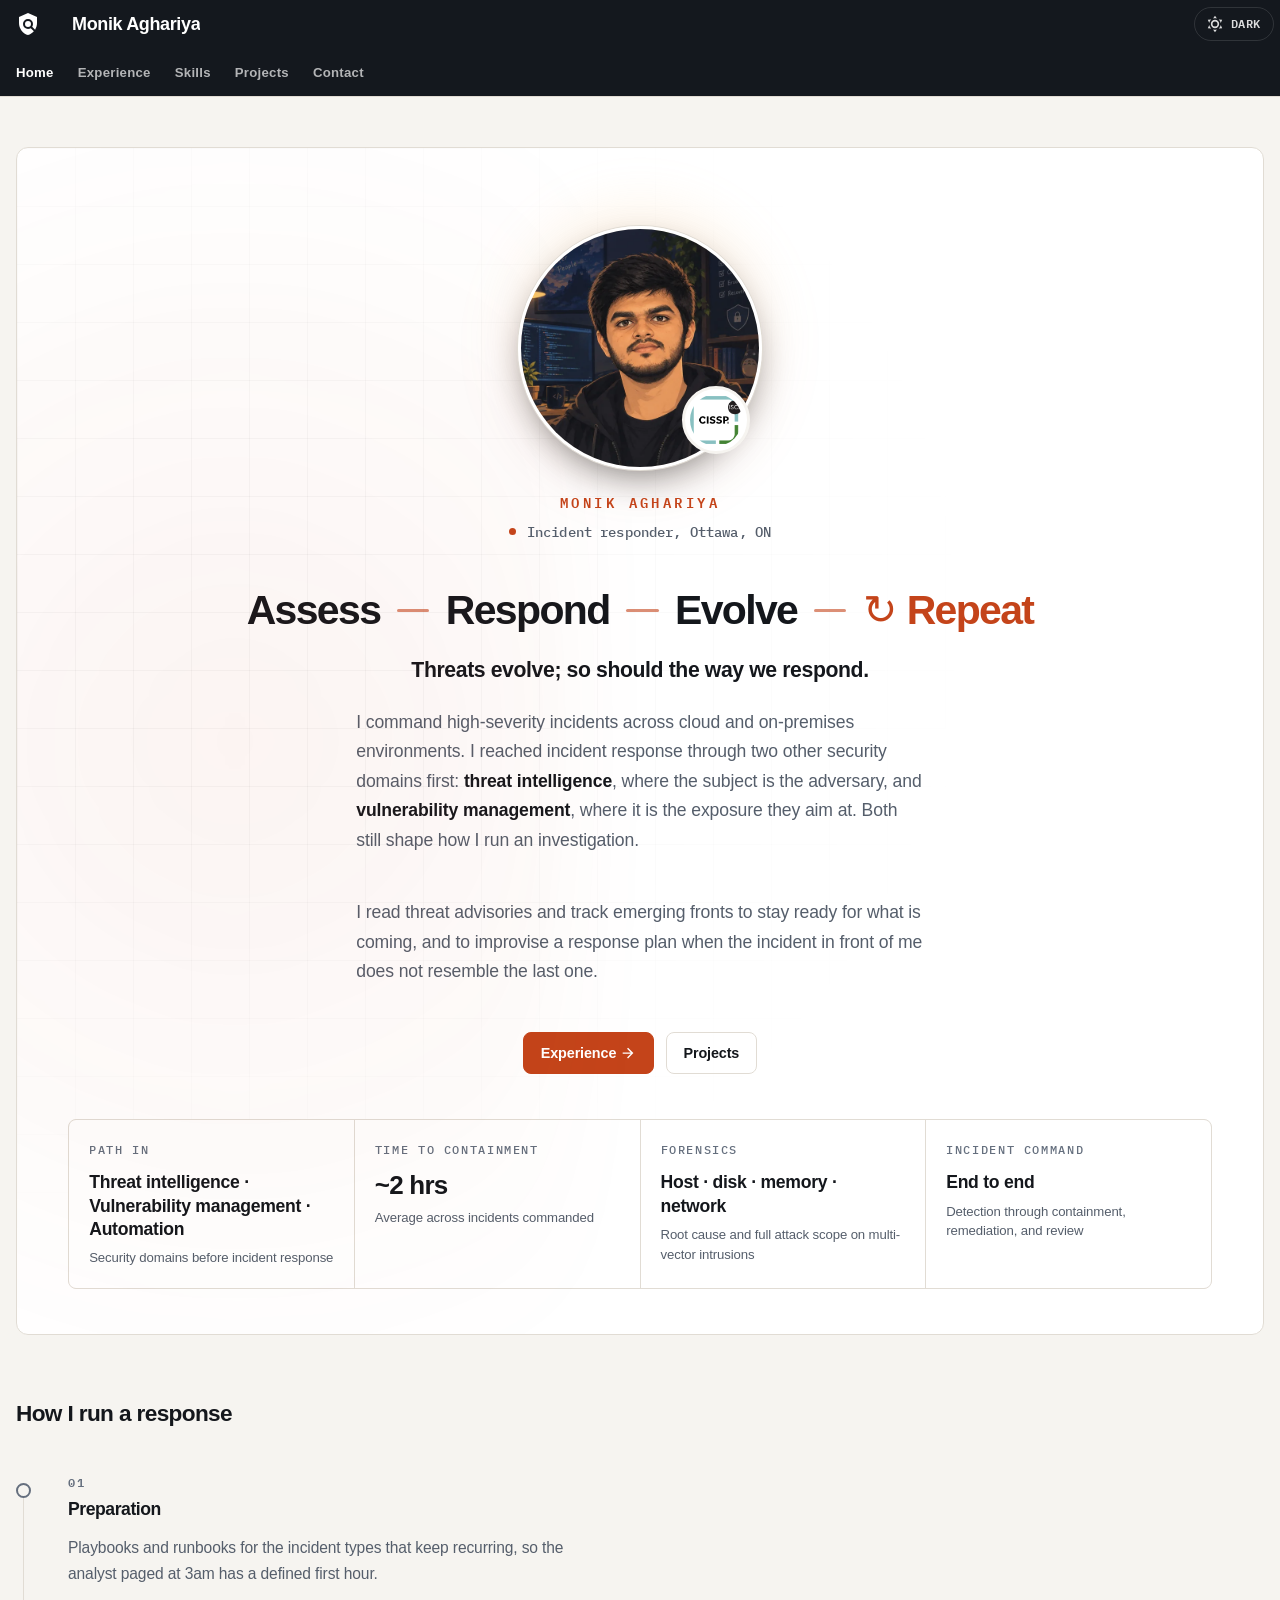
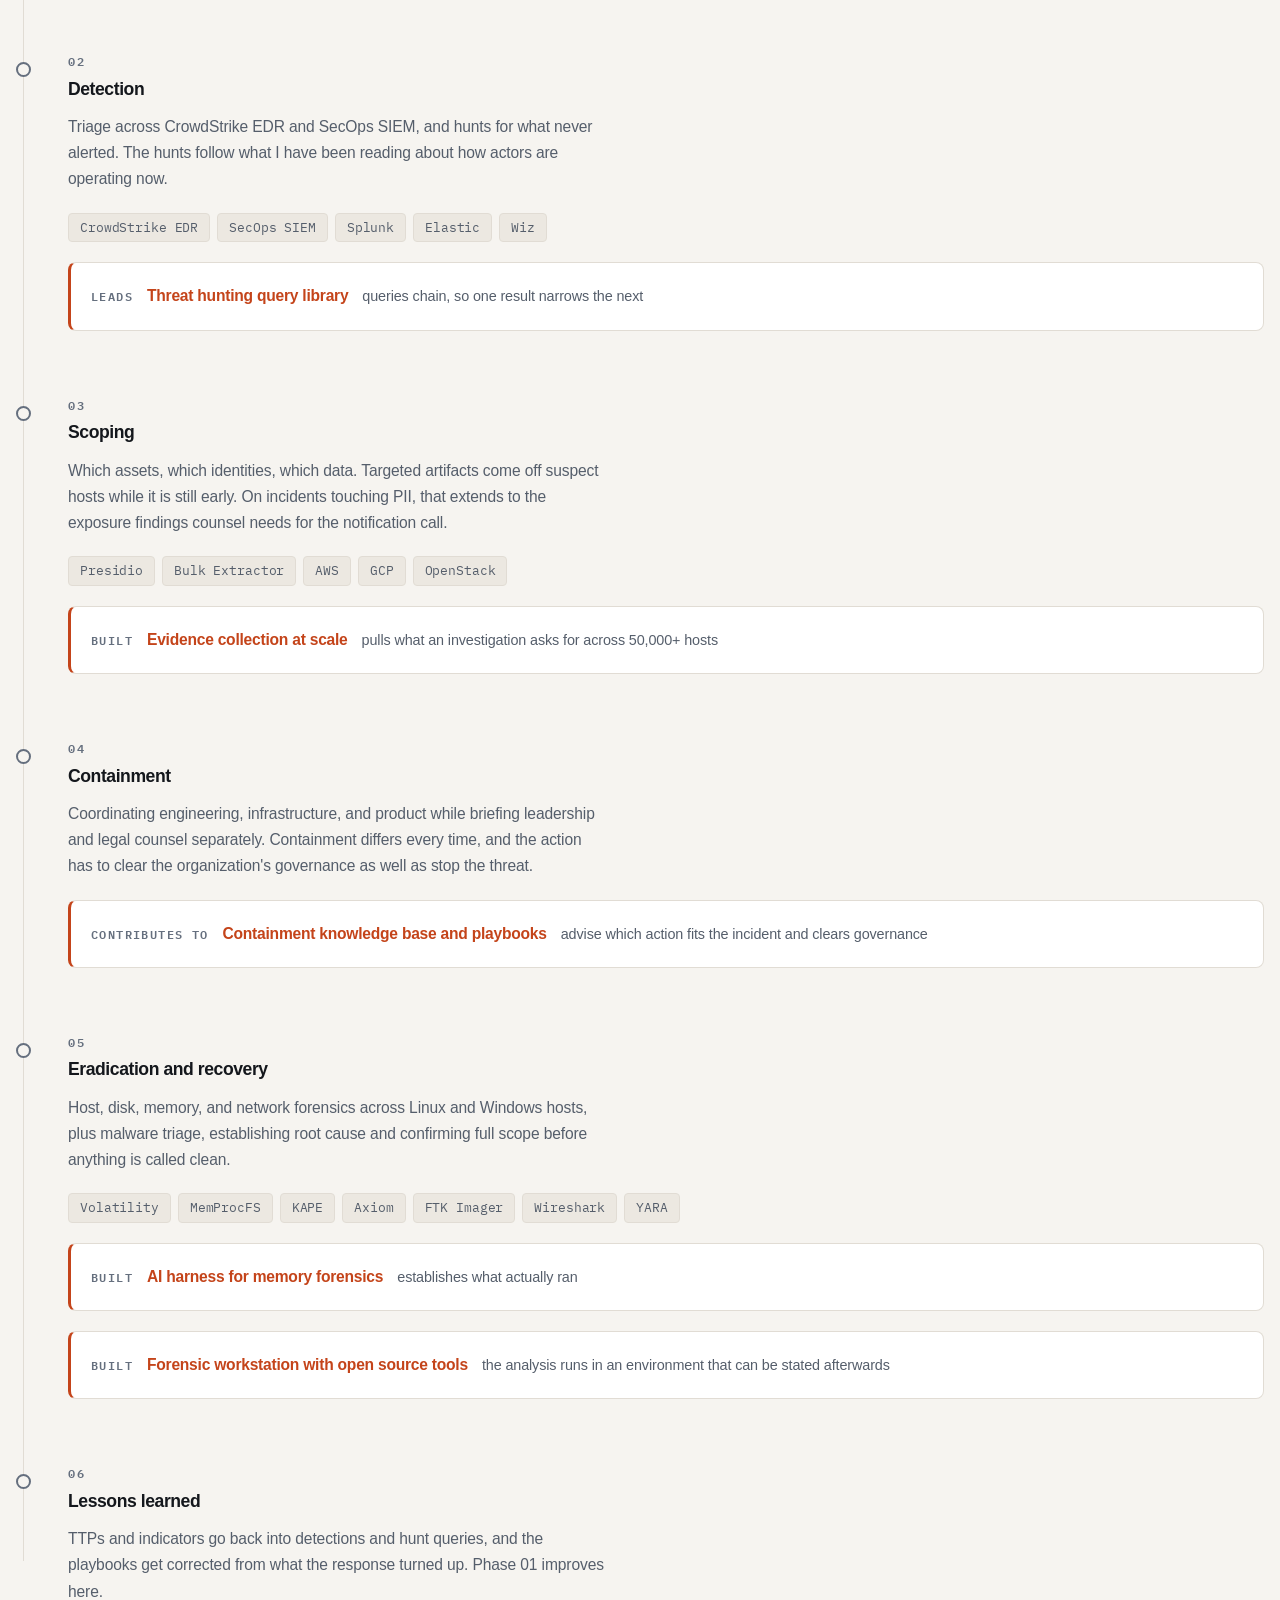
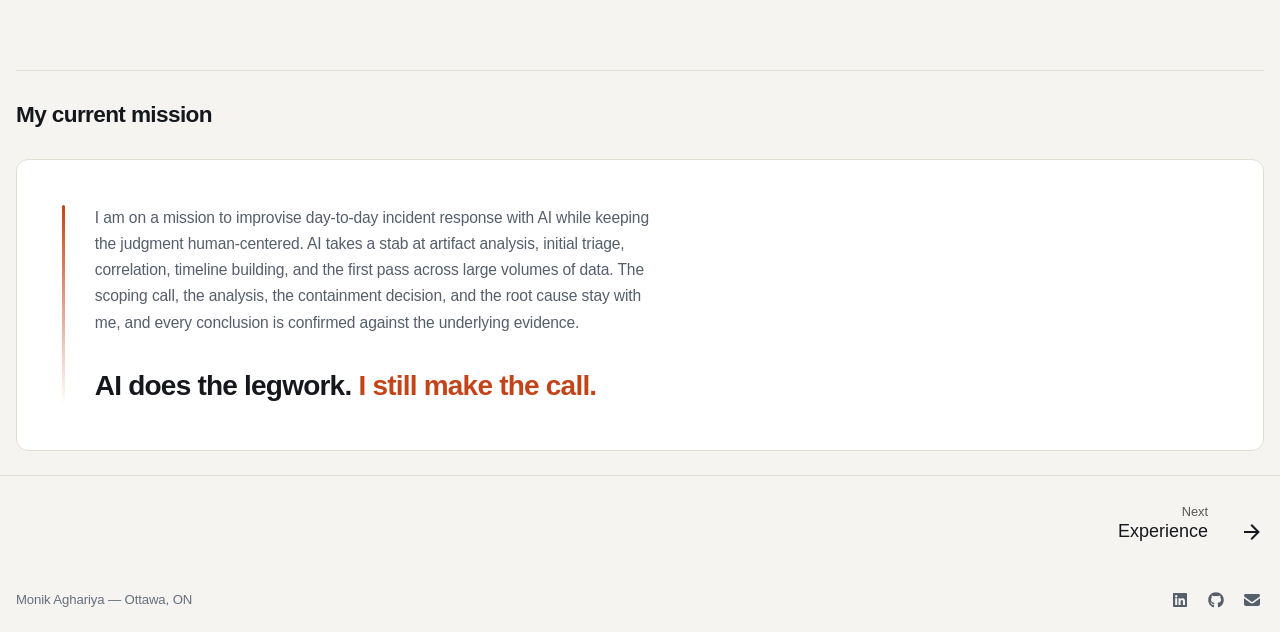
<file: index.html>
<!doctype html>
<html lang="en" class="no-js">
  <head>
    
      <meta charset="utf-8">
      <meta name="viewport" content="width=device-width,initial-scale=1">
      
        <meta name="description" content="Incident responder scoping and investigating high-severity incidents across cloud and on-premises environments">
      
      
      
        <link rel="canonical" href="https://monick0007.github.io/portfolio/">
      
      
      
        <link rel="next" href="experience/">
      
      
        
      
      
      <link rel="icon" href="assets/images/favicon.png">
      <meta name="generator" content="mkdocs-1.6.1, mkdocs-material-9.7.7">
    
    
      
        <title>Monik Aghariya</title>
      
    
    
      <link rel="stylesheet" href="assets/stylesheets/main.ec1eaa64.min.css">
      
        
        <link rel="stylesheet" href="assets/stylesheets/palette.ab4e12ef.min.css">
      
      


    
    
      
    
    
      
    
    
      <link rel="stylesheet" href="stylesheets/fonts.css">
    
      <link rel="stylesheet" href="stylesheets/extra.css">
    
    <script>__md_scope=new URL(".",location),__md_hash=e=>[...e].reduce(((e,_)=>(e<<5)-e+_.charCodeAt(0)),0),__md_get=(e,_=localStorage,t=__md_scope)=>JSON.parse(_.getItem(t.pathname+"."+e)),__md_set=(e,_,t=localStorage,a=__md_scope)=>{try{t.setItem(a.pathname+"."+e,JSON.stringify(_))}catch(e){}}</script>
    
      

    
    
  <!-- GitHub Pages cannot set response headers, so this is a meta CSP.
       frame-ancestors / report-to / sandbox are ignored in meta by spec; the
       site holds no authenticated state, so framing is not a real risk here.
       Inline script/style are Material's own palette and tab bootstrap. -->
  <meta http-equiv="Content-Security-Policy" content="
    default-src 'self';
    script-src 'self' 'unsafe-inline';
    style-src 'self' 'unsafe-inline';
    img-src 'self' data:;
    font-src 'self';
    connect-src 'self';
    object-src 'none';
    base-uri 'self';
    form-action 'none';
    frame-src 'none'">
  <meta name="referrer" content="strict-origin-when-cross-origin">

  </head>
  
  
    
    
      
    
    
    
    
    <body dir="ltr" data-md-color-scheme="slate" data-md-color-primary="blue-grey" data-md-color-accent="deep-orange">
  
    
    <input class="md-toggle" data-md-toggle="drawer" type="checkbox" id="__drawer" autocomplete="off">
    <input class="md-toggle" data-md-toggle="search" type="checkbox" id="__search" autocomplete="off">
    <label class="md-overlay" for="__drawer"></label>
    <div data-md-component="skip">
      
        
        <a href="#assessrespondevolverepeat" class="md-skip">
          Skip to content
        </a>
      
    </div>
    <div data-md-component="announce">
      
    </div>
    
    
      

<header class="md-header" data-md-component="header">
  <nav class="md-header__inner md-grid" aria-label="Header">
    <a href="." title="Monik Aghariya" class="md-header__button md-logo" aria-label="Monik Aghariya" data-md-component="logo">
      
  
  <svg xmlns="http://www.w3.org/2000/svg" viewBox="0 0 24 24"><path d="M12 9a3 3 0 0 1 3 3 3 3 0 0 1-3 3 3 3 0 0 1-3-3 3 3 0 0 1 3-3m5.86 10.31C16.23 21.22 14.28 22.45 12 23c-2.56-.61-4.7-2.07-6.42-4.37C3.86 16.34 3 13.8 3 11V5l9-4 9 4v6c0 2.39-.64 4.61-1.92 6.67l-2.91-2.91c.52-.79.83-1.76.83-2.76a5 5 0 0 0-5-5 5 5 0 0 0-5 5 5 5 0 0 0 5 5c1 0 1.97-.31 2.76-.83z"/></svg>

    </a>
    <label class="md-header__button md-icon" for="__drawer">
      
      <svg xmlns="http://www.w3.org/2000/svg" viewBox="0 0 24 24"><path d="M3 6h18v2H3zm0 5h18v2H3zm0 5h18v2H3z"/></svg>
    </label>
    <div class="md-header__title" data-md-component="header-title">
      <div class="md-header__ellipsis">
        <div class="md-header__topic">
          <span class="md-ellipsis">
            Monik Aghariya
          </span>
        </div>
        <div class="md-header__topic" data-md-component="header-topic">
          <span class="md-ellipsis">
            
              Home
            
          </span>
        </div>
      </div>
    </div>
    
      
        <form class="md-header__option" data-md-component="palette">
  
    
    
    
    <input class="md-option" data-md-color-media="(prefers-color-scheme: dark)" data-md-color-scheme="slate" data-md-color-primary="blue-grey" data-md-color-accent="deep-orange"  aria-label="Switch to light mode"  type="radio" name="__palette" id="__palette_0">
    
      <label class="md-header__button md-icon" title="Switch to light mode" for="__palette_1" hidden>
        <svg xmlns="http://www.w3.org/2000/svg" viewBox="0 0 24 24"><path d="m17.75 4.09-2.53 1.94.91 3.06-2.63-1.81-2.63 1.81.91-3.06-2.53-1.94L12.44 4l1.06-3 1.06 3zm3.5 6.91-1.64 1.25.59 1.98-1.7-1.17-1.7 1.17.59-1.98L15.75 11l2.06-.05L18.5 9l.69 1.95zm-2.28 4.95c.83-.08 1.72 1.1 1.19 1.85-.32.45-.66.87-1.08 1.27C15.17 23 8.84 23 4.94 19.07c-3.91-3.9-3.91-10.24 0-14.14.4-.4.82-.76 1.27-1.08.75-.53 1.93.36 1.85 1.19-.27 2.86.69 5.83 2.89 8.02a9.96 9.96 0 0 0 8.02 2.89m-1.64 2.02a12.08 12.08 0 0 1-7.8-3.47c-2.17-2.19-3.33-5-3.49-7.82-2.81 3.14-2.7 7.96.31 10.98 3.02 3.01 7.84 3.12 10.98.31"/></svg>
      </label>
    
  
    
    
    
    <input class="md-option" data-md-color-media="(prefers-color-scheme: light)" data-md-color-scheme="default" data-md-color-primary="blue-grey" data-md-color-accent="deep-orange"  aria-label="Switch to dark mode"  type="radio" name="__palette" id="__palette_1">
    
      <label class="md-header__button md-icon" title="Switch to dark mode" for="__palette_0" hidden>
        <svg xmlns="http://www.w3.org/2000/svg" viewBox="0 0 24 24"><path d="M12 7a5 5 0 0 1 5 5 5 5 0 0 1-5 5 5 5 0 0 1-5-5 5 5 0 0 1 5-5m0 2a3 3 0 0 0-3 3 3 3 0 0 0 3 3 3 3 0 0 0 3-3 3 3 0 0 0-3-3m0-7 2.39 3.42C13.65 5.15 12.84 5 12 5s-1.65.15-2.39.42zM3.34 7l4.16-.35A7.2 7.2 0 0 0 5.94 8.5c-.44.74-.69 1.5-.83 2.29zm.02 10 1.76-3.77a7.131 7.131 0 0 0 2.38 4.14zM20.65 7l-1.77 3.79a7.02 7.02 0 0 0-2.38-4.15zm-.01 10-4.14.36c.59-.51 1.12-1.14 1.54-1.86.42-.73.69-1.5.83-2.29zM12 22l-2.41-3.44c.74.27 1.55.44 2.41.44.82 0 1.63-.17 2.37-.44z"/></svg>
      </label>
    
  
</form>
      
    
    
      <script>var palette=__md_get("__palette");if(palette&&palette.color){if("(prefers-color-scheme)"===palette.color.media){var media=matchMedia("(prefers-color-scheme: light)"),input=document.querySelector(media.matches?"[data-md-color-media='(prefers-color-scheme: light)']":"[data-md-color-media='(prefers-color-scheme: dark)']");palette.color.media=input.getAttribute("data-md-color-media"),palette.color.scheme=input.getAttribute("data-md-color-scheme"),palette.color.primary=input.getAttribute("data-md-color-primary"),palette.color.accent=input.getAttribute("data-md-color-accent")}for(var[key,value]of Object.entries(palette.color))document.body.setAttribute("data-md-color-"+key,value)}</script>
    
    
    
    
  </nav>
  
</header>
    
    <div class="md-container" data-md-component="container">
      
      
        
          
            
<nav class="md-tabs" aria-label="Tabs" data-md-component="tabs">
  <div class="md-grid">
    <ul class="md-tabs__list">
      
        
  
  
  
    
  
  
    <li class="md-tabs__item md-tabs__item--active">
      <a href="." class="md-tabs__link">
        
  
  
    
  
  Home

      </a>
    </li>
  

      
        
  
  
  
  
    <li class="md-tabs__item">
      <a href="experience/" class="md-tabs__link">
        
  
  
    
  
  Experience

      </a>
    </li>
  

      
        
  
  
  
  
    <li class="md-tabs__item">
      <a href="skills/" class="md-tabs__link">
        
  
  
    
  
  Skills

      </a>
    </li>
  

      
        
  
  
  
  
    <li class="md-tabs__item">
      <a href="projects/" class="md-tabs__link">
        
  
  
    
  
  Projects

      </a>
    </li>
  

      
        
  
  
  
  
    <li class="md-tabs__item">
      <a href="contact/" class="md-tabs__link">
        
  
  
    
  
  Contact

      </a>
    </li>
  

      
    </ul>
  </div>
</nav>
          
        
      
      <main class="md-main" data-md-component="main">
        <div class="md-main__inner md-grid">
          
            
              
                
              
              <div class="md-sidebar md-sidebar--primary" data-md-component="sidebar" data-md-type="navigation" hidden>
                <div class="md-sidebar__scrollwrap">
                  <div class="md-sidebar__inner">
                    


  


<nav class="md-nav md-nav--primary md-nav--lifted" aria-label="Navigation" data-md-level="0">
  <label class="md-nav__title" for="__drawer">
    <a href="." title="Monik Aghariya" class="md-nav__button md-logo" aria-label="Monik Aghariya" data-md-component="logo">
      
  
  <svg xmlns="http://www.w3.org/2000/svg" viewBox="0 0 24 24"><path d="M12 9a3 3 0 0 1 3 3 3 3 0 0 1-3 3 3 3 0 0 1-3-3 3 3 0 0 1 3-3m5.86 10.31C16.23 21.22 14.28 22.45 12 23c-2.56-.61-4.7-2.07-6.42-4.37C3.86 16.34 3 13.8 3 11V5l9-4 9 4v6c0 2.39-.64 4.61-1.92 6.67l-2.91-2.91c.52-.79.83-1.76.83-2.76a5 5 0 0 0-5-5 5 5 0 0 0-5 5 5 5 0 0 0 5 5c1 0 1.97-.31 2.76-.83z"/></svg>

    </a>
    Monik Aghariya
  </label>
  
  <ul class="md-nav__list" data-md-scrollfix>
    
      
      
  
  
    
  
  
  
    <li class="md-nav__item md-nav__item--active">
      
      <input class="md-nav__toggle md-toggle" type="checkbox" id="__toc">
      
      
        
      
      
        <label class="md-nav__link md-nav__link--active" for="__toc">
          
  
  
  <span class="md-ellipsis">
    
  
    Home
  

    
  </span>
  
  

          <span class="md-nav__icon md-icon"></span>
        </label>
      
      <a href="." class="md-nav__link md-nav__link--active">
        
  
  
  <span class="md-ellipsis">
    
  
    Home
  

    
  </span>
  
  

      </a>
      
        

<nav class="md-nav md-nav--secondary" aria-label="Table of contents">
  
  
  
    
  
  
    <label class="md-nav__title" for="__toc">
      <span class="md-nav__icon md-icon"></span>
      Table of contents
    </label>
    <ul class="md-nav__list" data-md-component="toc" data-md-scrollfix>
      
        <li class="md-nav__item">
  <a href="#how-i-run-a-response" class="md-nav__link">
    <span class="md-ellipsis">
      
        How I run a response
      
    </span>
  </a>
  
</li>
      
        <li class="md-nav__item">
  <a href="#my-current-mission" class="md-nav__link">
    <span class="md-ellipsis">
      
        My current mission
      
    </span>
  </a>
  
</li>
      
    </ul>
  
</nav>
      
    </li>
  

    
      
      
  
  
  
  
    <li class="md-nav__item">
      <a href="experience/" class="md-nav__link">
        
  
  
  <span class="md-ellipsis">
    
  
    Experience
  

    
  </span>
  
  

      </a>
    </li>
  

    
      
      
  
  
  
  
    <li class="md-nav__item">
      <a href="skills/" class="md-nav__link">
        
  
  
  <span class="md-ellipsis">
    
  
    Skills
  

    
  </span>
  
  

      </a>
    </li>
  

    
      
      
  
  
  
  
    <li class="md-nav__item">
      <a href="projects/" class="md-nav__link">
        
  
  
  <span class="md-ellipsis">
    
  
    Projects
  

    
  </span>
  
  

      </a>
    </li>
  

    
      
      
  
  
  
  
    <li class="md-nav__item">
      <a href="contact/" class="md-nav__link">
        
  
  
  <span class="md-ellipsis">
    
  
    Contact
  

    
  </span>
  
  

      </a>
    </li>
  

    
  </ul>
</nav>
                  </div>
                </div>
              </div>
            
            
              
                
              
              <div class="md-sidebar md-sidebar--secondary" data-md-component="sidebar" data-md-type="toc" hidden>
                <div class="md-sidebar__scrollwrap">
                  <div class="md-sidebar__inner">
                    

<nav class="md-nav md-nav--secondary" aria-label="Table of contents">
  
  
  
    
  
  
    <label class="md-nav__title" for="__toc">
      <span class="md-nav__icon md-icon"></span>
      Table of contents
    </label>
    <ul class="md-nav__list" data-md-component="toc" data-md-scrollfix>
      
        <li class="md-nav__item">
  <a href="#how-i-run-a-response" class="md-nav__link">
    <span class="md-ellipsis">
      
        How I run a response
      
    </span>
  </a>
  
</li>
      
        <li class="md-nav__item">
  <a href="#my-current-mission" class="md-nav__link">
    <span class="md-ellipsis">
      
        My current mission
      
    </span>
  </a>
  
</li>
      
    </ul>
  
</nav>
                  </div>
                </div>
              </div>
            
          
          
            <div class="md-content" data-md-component="content">
              
              <article class="md-content__inner md-typeset">
                
                  
  




<div class="pf-hero">
<div class="pf-head">
<div class="pf-avatarwrap">
<picture class="pf-avatar">
<source srcset="assets/monik-portrait.webp" type="image/webp">
<img src="assets/monik-portrait.jpg" alt="Illustrated portrait of Monik Aghariya" width="600" height="600">
</picture>
<a class="pf-badge" href="https://www.credly.com/badges/b40d1bb3-3fb8-43f5-850e-45b9ff341f47/public_url" target="_blank" rel="noopener noreferrer" title="Verify CISSP on Credly">
<img src="assets/badges/cissp.png" alt="CISSP certification badge, (ISC)2" width="52" height="52">
</a>
</div>
<div class="pf-headtext">
<div class="pf-name">Monik Aghariya</div>
<div class="pf-status"><span class="pf-dot"></span><span>Incident responder, Ottawa, ON</span></div>
</div>
</div>
<h1 id="assessrespondevolverepeat"><span>Assess</span><span class="bar"></span><span>Respond</span><span class="bar"></span><span>Evolve</span><span class="bar"></span><span class="loop" aria-hidden="true">&#8635;</span><em>Repeat</em><a class="headerlink" href="#assessrespondevolverepeat" title="Permanent link">&para;</a></h1>
<p class="pf-motto">Threats evolve; so should the way we respond.</p>
<p class="pf-lede">
I command high-severity incidents across cloud and on-premises environments.
I reached incident response through two other security domains first:
<strong>threat intelligence</strong>, where the subject is the adversary, and
<strong>vulnerability management</strong>, where it is the exposure they aim at.
Both still shape how I run an investigation.
</p>
<p class="pf-lede">
I read threat advisories and track emerging fronts to stay ready for what is
coming, and to improvise a response plan when the incident in front of me does
not resemble the last one.
</p>
<div class="pf-cta">
<p><a class="md-button md-button--primary" href="experience/">Experience <span class="twemoji"><svg xmlns="http://www.w3.org/2000/svg" viewBox="0 0 24 24"><path d="M4 11v2h12l-5.5 5.5 1.42 1.42L19.84 12l-7.92-7.92L10.5 5.5 16 11z"/></svg></span></a>
<a class="md-button" href="projects/">Projects</a></p>
</div>
<div class="pf-stats">
<div class="pf-stat">
<div class="k">Path in</div>
<div class="v sm">Threat intelligence &middot; Vulnerability management &middot; Automation</div>
<div class="d">Security domains before incident response</div>
</div>
<div class="pf-stat">
<div class="k">Time to containment</div>
<div class="v">~2 hrs</div>
<div class="d">Average across incidents commanded</div>
</div>
<div class="pf-stat">
<div class="k">Forensics</div>
<div class="v sm">Host &middot; disk &middot; memory &middot; network</div>
<div class="d">Root cause and full attack scope on multi-vector intrusions</div>
</div>
<div class="pf-stat">
<div class="k">Incident command</div>
<div class="v sm">End to end</div>
<div class="d">Detection through containment, remediation, and review</div>
</div>
</div>
</div>
<h2 id="how-i-run-a-response">How I run a response<a class="headerlink" href="#how-i-run-a-response" title="Permanent link">&para;</a></h2>
<div class="pf-cycle">

<div class="pf-stage">
<span class="num">01</span>
<h3>Preparation</h3>
<p>Playbooks and runbooks for the incident types that keep recurring, so the
analyst paged at 3am has a defined first hour.</p>
</div>

<div class="pf-stage">
<span class="num">02</span>
<h3>Detection</h3>
<p>Triage across CrowdStrike EDR and SecOps SIEM, and hunts for what never
alerted. The hunts follow what I have been reading about how actors are operating
now.</p>
<div class="pf-chips">
 <span class="pf-chip">CrowdStrike EDR</span><span class="pf-chip">SecOps SIEM</span>
 <span class="pf-chip">Splunk</span><span class="pf-chip">Elastic</span>
 <span class="pf-chip">Wiz</span>
</div>
<div class="pf-inline">
 <span class="lbl">Leads</span>
 <span class="nm">Threat hunting query library</span>
 <span class="qual">queries chain, so one result narrows the next</span>
</div>
</div>

<div class="pf-stage">
<span class="num">03</span>
<h3>Scoping</h3>
<p>Which assets, which identities, which data. Targeted artifacts come off suspect
hosts while it is still early. On incidents touching PII, that extends to the
exposure findings counsel needs for the notification call.</p>
<div class="pf-chips">
 <span class="pf-chip">Presidio</span><span class="pf-chip">Bulk Extractor</span>
 <span class="pf-chip">AWS</span><span class="pf-chip">GCP</span>
 <span class="pf-chip">OpenStack</span>
</div>
<a class="pf-inline" href="projects/">
 <span class="lbl">Built</span>
 <span class="nm">Evidence collection at scale</span>
 <span class="qual">pulls what an investigation asks for across 50,000+ hosts</span>
</a>
</div>

<div class="pf-stage">
<span class="num">04</span>
<h3>Containment</h3>
<p>Coordinating engineering, infrastructure, and product while briefing leadership
and legal counsel separately. Containment differs every time, and the action has
to clear the organization's governance as well as stop the threat.</p>
<div class="pf-inline">
 <span class="lbl">Contributes to</span>
 <span class="nm">Containment knowledge base and playbooks</span>
 <span class="qual">advise which action fits the incident and clears governance</span>
</div>
</div>

<div class="pf-stage">
<span class="num">05</span>
<h3>Eradication and recovery</h3>
<p>Host, disk, memory, and network forensics across Linux and Windows hosts, plus
malware triage, establishing root cause and confirming full scope before anything
is called clean.</p>
<div class="pf-chips">
 <span class="pf-chip">Volatility</span><span class="pf-chip">MemProcFS</span>
 <span class="pf-chip">KAPE</span><span class="pf-chip">Axiom</span>
 <span class="pf-chip">FTK Imager</span><span class="pf-chip">Wireshark</span>
 <span class="pf-chip">YARA</span>
</div>
<a class="pf-inline" href="projects/">
 <span class="lbl">Built</span>
 <span class="nm">AI harness for memory forensics</span>
 <span class="qual">establishes what actually ran</span>
</a>
<a class="pf-inline" href="projects/">
 <span class="lbl">Built</span>
 <span class="nm">Forensic workstation with open source tools</span>
 <span class="qual">the analysis runs in an environment that can be stated afterwards</span>
</a>
</div>

<div class="pf-stage">
<span class="num">06</span>
<h3>Lessons learned</h3>
<p>TTPs and indicators go back into detections and hunt queries, and the playbooks
get corrected from what the response turned up. Phase 01 improves here.</p>
</div>

</div>

<h2 id="my-current-mission">My current mission<a class="headerlink" href="#my-current-mission" title="Permanent link">&para;</a></h2>
<div class="pf-band">
 <div class="pf-rule"></div>
 <div>
  <p class="after lead">I am on a mission to improvise day-to-day incident response
  with AI while keeping the judgment human-centered. AI takes a stab at artifact
  analysis, initial triage, correlation, timeline building, and the first pass
  across large volumes of data. The scoping call, the analysis, the containment
  decision, and the root cause stay with me, and every conclusion is confirmed
  against the underlying evidence.</p>
  <blockquote>AI does the legwork. <span class="hl">I still make the call.</span></blockquote>
 </div>
</div>







  
  




  



                
              </article>
            </div>
          
          
<script>var target=document.getElementById(location.hash.slice(1));target&&target.name&&(target.checked=target.name.startsWith("__tabbed_"))</script>
        </div>
        
          <button type="button" class="md-top md-icon" data-md-component="top" hidden>
  
  <svg xmlns="http://www.w3.org/2000/svg" viewBox="0 0 24 24"><path d="M13 20h-2V8l-5.5 5.5-1.42-1.42L12 4.16l7.92 7.92-1.42 1.42L13 8z"/></svg>
  Back to top
</button>
        
      </main>
      
        <footer class="md-footer">
  
    
      
        
      
      <nav class="md-footer__inner md-grid" aria-label="Footer" >
        
        
          
          <a href="experience/" class="md-footer__link md-footer__link--next" aria-label="Next: Experience">
            <div class="md-footer__title">
              <span class="md-footer__direction">
                Next
              </span>
              <div class="md-ellipsis">
                Experience
              </div>
            </div>
            <div class="md-footer__button md-icon">
              
              <svg xmlns="http://www.w3.org/2000/svg" viewBox="0 0 24 24"><path d="M4 11v2h12l-5.5 5.5 1.42 1.42L19.84 12l-7.92-7.92L10.5 5.5 16 11z"/></svg>
            </div>
          </a>
        
      </nav>
    
  
  <div class="md-footer-meta md-typeset">
    <div class="md-footer-meta__inner md-grid">
      <div class="md-copyright">
  
    <div class="md-copyright__highlight">
      Monik Aghariya — Ottawa, ON
    </div>
  
  
</div>
      
        
<div class="md-social">
  
    
    
    
    
      
      
    
    <a href="https://linkedin.com/in/monik-aghariya" target="_blank" rel="noopener" title="linkedin.com" class="md-social__link">
      <svg xmlns="http://www.w3.org/2000/svg" viewBox="0 0 448 512"><!--! Font Awesome Free 7.1.0 by @fontawesome - https://fontawesome.com License - https://fontawesome.com/license/free (Icons: CC BY 4.0, Fonts: SIL OFL 1.1, Code: MIT License) Copyright 2025 Fonticons, Inc.--><path d="M416 32H31.9C14.3 32 0 46.5 0 64.3v383.4C0 465.5 14.3 480 31.9 480H416c17.6 0 32-14.5 32-32.3V64.3c0-17.8-14.4-32.3-32-32.3M135.4 416H69V202.2h66.5V416zM102.2 96a38.5 38.5 0 1 1 0 77 38.5 38.5 0 1 1 0-77m282.1 320h-66.4V312c0-24.8-.5-56.7-34.5-56.7-34.6 0-39.9 27-39.9 54.9V416h-66.4V202.2h63.7v29.2h.9c8.9-16.8 30.6-34.5 62.9-34.5 67.2 0 79.7 44.3 79.7 101.9z"/></svg>
    </a>
  
    
    
    
    
      
      
    
    <a href="https://github.com/monick0007" target="_blank" rel="noopener" title="github.com" class="md-social__link">
      <svg xmlns="http://www.w3.org/2000/svg" viewBox="0 0 512 512"><!--! Font Awesome Free 7.1.0 by @fontawesome - https://fontawesome.com License - https://fontawesome.com/license/free (Icons: CC BY 4.0, Fonts: SIL OFL 1.1, Code: MIT License) Copyright 2025 Fonticons, Inc.--><path d="M173.9 397.4c0 2-2.3 3.6-5.2 3.6-3.3.3-5.6-1.3-5.6-3.6 0-2 2.3-3.6 5.2-3.6 3-.3 5.6 1.3 5.6 3.6m-31.1-4.5c-.7 2 1.3 4.3 4.3 4.9 2.6 1 5.6 0 6.2-2s-1.3-4.3-4.3-5.2c-2.6-.7-5.5.3-6.2 2.3m44.2-1.7c-2.9.7-4.9 2.6-4.6 4.9.3 2 2.9 3.3 5.9 2.6 2.9-.7 4.9-2.6 4.6-4.6-.3-1.9-3-3.2-5.9-2.9M252.8 8C114.1 8 8 113.3 8 252c0 110.9 69.8 205.8 169.5 239.2 12.8 2.3 17.3-5.6 17.3-12.1 0-6.2-.3-40.4-.3-61.4 0 0-70 15-84.7-29.8 0 0-11.4-29.1-27.8-36.6 0 0-22.9-15.7 1.6-15.4 0 0 24.9 2 38.6 25.8 21.9 38.6 58.6 27.5 72.9 20.9 2.3-16 8.8-27.1 16-33.7-55.9-6.2-112.3-14.3-112.3-110.5 0-27.5 7.6-41.3 23.6-58.9-2.6-6.5-11.1-33.3 2.6-67.9 20.9-6.5 69 27 69 27 20-5.6 41.5-8.5 62.8-8.5s42.8 2.9 62.8 8.5c0 0 48.1-33.6 69-27 13.7 34.7 5.2 61.4 2.6 67.9 16 17.7 25.8 31.5 25.8 58.9 0 96.5-58.9 104.2-114.8 110.5 9.2 7.9 17 22.9 17 46.4 0 33.7-.3 75.4-.3 83.6 0 6.5 4.6 14.4 17.3 12.1C436.2 457.8 504 362.9 504 252 504 113.3 391.5 8 252.8 8M105.2 352.9c-1.3 1-1 3.3.7 5.2 1.6 1.6 3.9 2.3 5.2 1 1.3-1 1-3.3-.7-5.2-1.6-1.6-3.9-2.3-5.2-1m-10.8-8.1c-.7 1.3.3 2.9 2.3 3.9 1.6 1 3.6.7 4.3-.7.7-1.3-.3-2.9-2.3-3.9-2-.6-3.6-.3-4.3.7m32.4 35.6c-1.6 1.3-1 4.3 1.3 6.2 2.3 2.3 5.2 2.6 6.5 1 1.3-1.3.7-4.3-1.3-6.2-2.2-2.3-5.2-2.6-6.5-1m-11.4-14.7c-1.6 1-1.6 3.6 0 5.9s4.3 3.3 5.6 2.3c1.6-1.3 1.6-3.9 0-6.2-1.4-2.3-4-3.3-5.6-2"/></svg>
    </a>
  
    
    
    
    
    <a href="mailto:monikaghariya.1998@gmail.com" target="_blank" rel="noopener" title="" class="md-social__link">
      <svg xmlns="http://www.w3.org/2000/svg" viewBox="0 0 512 512"><!--! Font Awesome Free 7.1.0 by @fontawesome - https://fontawesome.com License - https://fontawesome.com/license/free (Icons: CC BY 4.0, Fonts: SIL OFL 1.1, Code: MIT License) Copyright 2025 Fonticons, Inc.--><path d="M48 64C21.5 64 0 85.5 0 112c0 15.1 7.1 29.3 19.2 38.4l208 156a48 48 0 0 0 57.6 0l208-156c12.1-9.1 19.2-23.3 19.2-38.4 0-26.5-21.5-48-48-48zM0 196v188c0 35.3 28.7 64 64 64h384c35.3 0 64-28.7 64-64V196L313.6 344.8c-34.1 25.6-81.1 25.6-115.2 0z"/></svg>
    </a>
  
</div>
      
    </div>
  </div>
</footer>
      
    </div>
    <div class="md-dialog" data-md-component="dialog">
      <div class="md-dialog__inner md-typeset"></div>
    </div>
    
    
    
      
      
      <script id="__config" type="application/json">{"annotate": null, "base": ".", "features": ["navigation.tabs", "navigation.sections", "navigation.top", "navigation.instant", "navigation.tracking", "content.code.copy", "content.tooltips", "toc.follow", "navigation.footer"], "search": "assets/javascripts/workers/search.2c215733.min.js", "tags": null, "translations": {"clipboard.copied": "Copied to clipboard", "clipboard.copy": "Copy to clipboard", "search.result.more.one": "1 more on this page", "search.result.more.other": "# more on this page", "search.result.none": "No matching documents", "search.result.one": "1 matching document", "search.result.other": "# matching documents", "search.result.placeholder": "Type to start searching", "search.result.term.missing": "Missing", "select.version": "Select version"}, "version": null}</script>
    
    
      <script src="assets/javascripts/bundle.d7400e89.min.js"></script>
      
        <script src="javascripts/portfolio.js"></script>
      
    
  </body>
</html>
</file>
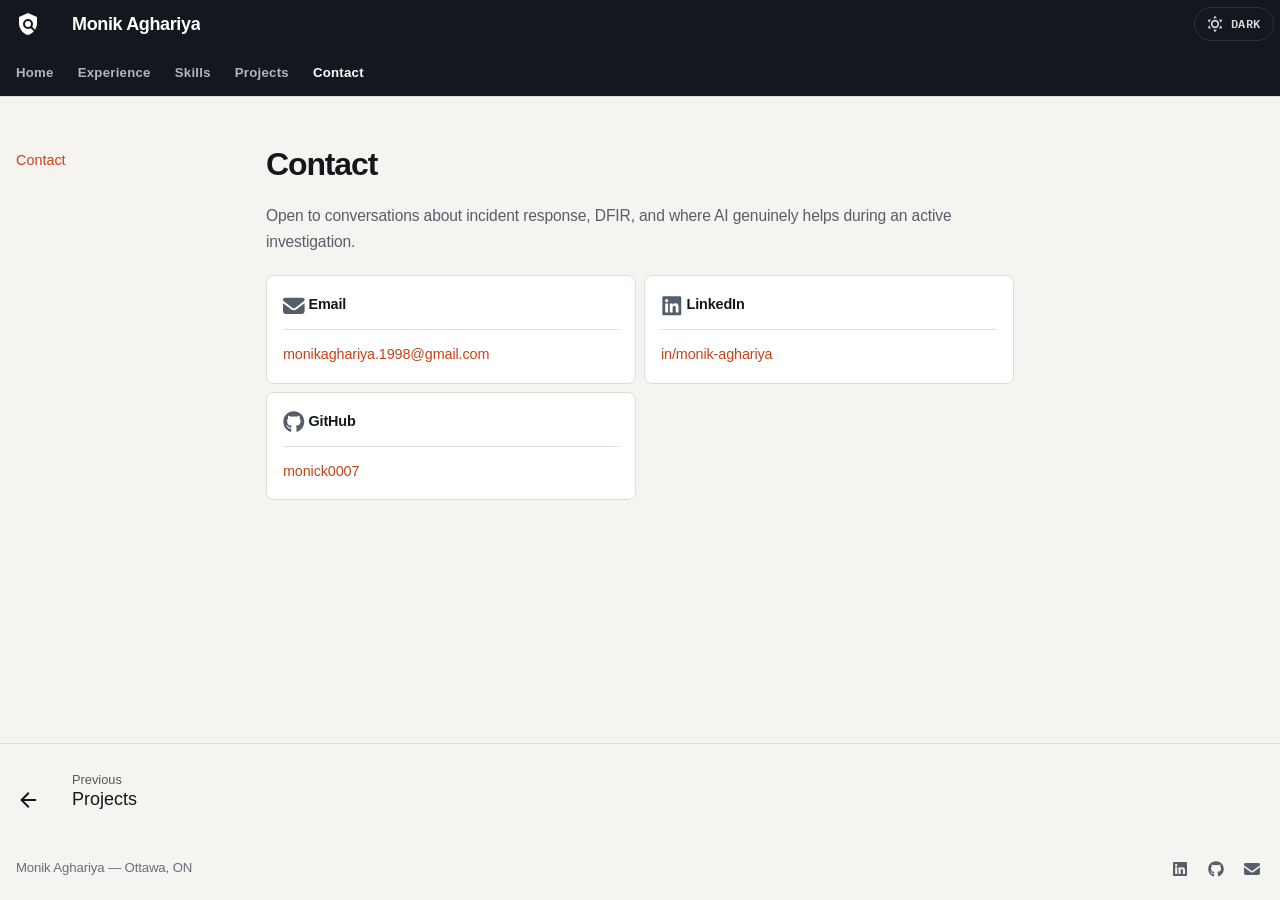
<file: contact/index.html>
<!doctype html>
<html lang="en" class="no-js">
  <head>
    
      <meta charset="utf-8">
      <meta name="viewport" content="width=device-width,initial-scale=1">
      
        <meta name="description" content="Incident responder scoping and investigating high-severity incidents across cloud and on-premises environments">
      
      
      
        <link rel="canonical" href="https://monick0007.github.io/portfolio/contact/">
      
      
        <link rel="prev" href="../projects/">
      
      
      
        
      
      
      <link rel="icon" href="../assets/images/favicon.png">
      <meta name="generator" content="mkdocs-1.6.1, mkdocs-material-9.7.7">
    
    
      
        <title>Contact - Monik Aghariya</title>
      
    
    
      <link rel="stylesheet" href="../assets/stylesheets/main.ec1eaa64.min.css">
      
        
        <link rel="stylesheet" href="../assets/stylesheets/palette.ab4e12ef.min.css">
      
      


    
    
      
    
    
      
    
    
      <link rel="stylesheet" href="../stylesheets/fonts.css">
    
      <link rel="stylesheet" href="../stylesheets/extra.css">
    
    <script>__md_scope=new URL("..",location),__md_hash=e=>[...e].reduce(((e,_)=>(e<<5)-e+_.charCodeAt(0)),0),__md_get=(e,_=localStorage,t=__md_scope)=>JSON.parse(_.getItem(t.pathname+"."+e)),__md_set=(e,_,t=localStorage,a=__md_scope)=>{try{t.setItem(a.pathname+"."+e,JSON.stringify(_))}catch(e){}}</script>
    
      

    
    
  <!-- GitHub Pages cannot set response headers, so this is a meta CSP.
       frame-ancestors / report-to / sandbox are ignored in meta by spec; the
       site holds no authenticated state, so framing is not a real risk here.
       Inline script/style are Material's own palette and tab bootstrap. -->
  <meta http-equiv="Content-Security-Policy" content="
    default-src 'self';
    script-src 'self' 'unsafe-inline';
    style-src 'self' 'unsafe-inline';
    img-src 'self' data:;
    font-src 'self';
    connect-src 'self';
    object-src 'none';
    base-uri 'self';
    form-action 'none';
    frame-src 'none'">
  <meta name="referrer" content="strict-origin-when-cross-origin">

  </head>
  
  
    
    
      
    
    
    
    
    <body dir="ltr" data-md-color-scheme="slate" data-md-color-primary="blue-grey" data-md-color-accent="deep-orange">
  
    
    <input class="md-toggle" data-md-toggle="drawer" type="checkbox" id="__drawer" autocomplete="off">
    <input class="md-toggle" data-md-toggle="search" type="checkbox" id="__search" autocomplete="off">
    <label class="md-overlay" for="__drawer"></label>
    <div data-md-component="skip">
      
        
        <a href="#contact" class="md-skip">
          Skip to content
        </a>
      
    </div>
    <div data-md-component="announce">
      
    </div>
    
    
      

<header class="md-header" data-md-component="header">
  <nav class="md-header__inner md-grid" aria-label="Header">
    <a href=".." title="Monik Aghariya" class="md-header__button md-logo" aria-label="Monik Aghariya" data-md-component="logo">
      
  
  <svg xmlns="http://www.w3.org/2000/svg" viewBox="0 0 24 24"><path d="M12 9a3 3 0 0 1 3 3 3 3 0 0 1-3 3 3 3 0 0 1-3-3 3 3 0 0 1 3-3m5.86 10.31C16.23 21.22 14.28 22.45 12 23c-2.56-.61-4.7-2.07-6.42-4.37C3.86 16.34 3 13.8 3 11V5l9-4 9 4v6c0 2.39-.64 4.61-1.92 6.67l-2.91-2.91c.52-.79.83-1.76.83-2.76a5 5 0 0 0-5-5 5 5 0 0 0-5 5 5 5 0 0 0 5 5c1 0 1.97-.31 2.76-.83z"/></svg>

    </a>
    <label class="md-header__button md-icon" for="__drawer">
      
      <svg xmlns="http://www.w3.org/2000/svg" viewBox="0 0 24 24"><path d="M3 6h18v2H3zm0 5h18v2H3zm0 5h18v2H3z"/></svg>
    </label>
    <div class="md-header__title" data-md-component="header-title">
      <div class="md-header__ellipsis">
        <div class="md-header__topic">
          <span class="md-ellipsis">
            Monik Aghariya
          </span>
        </div>
        <div class="md-header__topic" data-md-component="header-topic">
          <span class="md-ellipsis">
            
              Contact
            
          </span>
        </div>
      </div>
    </div>
    
      
        <form class="md-header__option" data-md-component="palette">
  
    
    
    
    <input class="md-option" data-md-color-media="(prefers-color-scheme: dark)" data-md-color-scheme="slate" data-md-color-primary="blue-grey" data-md-color-accent="deep-orange"  aria-label="Switch to light mode"  type="radio" name="__palette" id="__palette_0">
    
      <label class="md-header__button md-icon" title="Switch to light mode" for="__palette_1" hidden>
        <svg xmlns="http://www.w3.org/2000/svg" viewBox="0 0 24 24"><path d="m17.75 4.09-2.53 1.94.91 3.06-2.63-1.81-2.63 1.81.91-3.06-2.53-1.94L12.44 4l1.06-3 1.06 3zm3.5 6.91-1.64 1.25.59 1.98-1.7-1.17-1.7 1.17.59-1.98L15.75 11l2.06-.05L18.5 9l.69 1.95zm-2.28 4.95c.83-.08 1.72 1.1 1.19 1.85-.32.45-.66.87-1.08 1.27C15.17 23 8.84 23 4.94 19.07c-3.91-3.9-3.91-10.24 0-14.14.4-.4.82-.76 1.27-1.08.75-.53 1.93.36 1.85 1.19-.27 2.86.69 5.83 2.89 8.02a9.96 9.96 0 0 0 8.02 2.89m-1.64 2.02a12.08 12.08 0 0 1-7.8-3.47c-2.17-2.19-3.33-5-3.49-7.82-2.81 3.14-2.7 7.96.31 10.98 3.02 3.01 7.84 3.12 10.98.31"/></svg>
      </label>
    
  
    
    
    
    <input class="md-option" data-md-color-media="(prefers-color-scheme: light)" data-md-color-scheme="default" data-md-color-primary="blue-grey" data-md-color-accent="deep-orange"  aria-label="Switch to dark mode"  type="radio" name="__palette" id="__palette_1">
    
      <label class="md-header__button md-icon" title="Switch to dark mode" for="__palette_0" hidden>
        <svg xmlns="http://www.w3.org/2000/svg" viewBox="0 0 24 24"><path d="M12 7a5 5 0 0 1 5 5 5 5 0 0 1-5 5 5 5 0 0 1-5-5 5 5 0 0 1 5-5m0 2a3 3 0 0 0-3 3 3 3 0 0 0 3 3 3 3 0 0 0 3-3 3 3 0 0 0-3-3m0-7 2.39 3.42C13.65 5.15 12.84 5 12 5s-1.65.15-2.39.42zM3.34 7l4.16-.35A7.2 7.2 0 0 0 5.94 8.5c-.44.74-.69 1.5-.83 2.29zm.02 10 1.76-3.77a7.131 7.131 0 0 0 2.38 4.14zM20.65 7l-1.77 3.79a7.02 7.02 0 0 0-2.38-4.15zm-.01 10-4.14.36c.59-.51 1.12-1.14 1.54-1.86.42-.73.69-1.5.83-2.29zM12 22l-2.41-3.44c.74.27 1.55.44 2.41.44.82 0 1.63-.17 2.37-.44z"/></svg>
      </label>
    
  
</form>
      
    
    
      <script>var palette=__md_get("__palette");if(palette&&palette.color){if("(prefers-color-scheme)"===palette.color.media){var media=matchMedia("(prefers-color-scheme: light)"),input=document.querySelector(media.matches?"[data-md-color-media='(prefers-color-scheme: light)']":"[data-md-color-media='(prefers-color-scheme: dark)']");palette.color.media=input.getAttribute("data-md-color-media"),palette.color.scheme=input.getAttribute("data-md-color-scheme"),palette.color.primary=input.getAttribute("data-md-color-primary"),palette.color.accent=input.getAttribute("data-md-color-accent")}for(var[key,value]of Object.entries(palette.color))document.body.setAttribute("data-md-color-"+key,value)}</script>
    
    
    
    
  </nav>
  
</header>
    
    <div class="md-container" data-md-component="container">
      
      
        
          
            
<nav class="md-tabs" aria-label="Tabs" data-md-component="tabs">
  <div class="md-grid">
    <ul class="md-tabs__list">
      
        
  
  
  
  
    <li class="md-tabs__item">
      <a href=".." class="md-tabs__link">
        
  
  
    
  
  Home

      </a>
    </li>
  

      
        
  
  
  
  
    <li class="md-tabs__item">
      <a href="../experience/" class="md-tabs__link">
        
  
  
    
  
  Experience

      </a>
    </li>
  

      
        
  
  
  
  
    <li class="md-tabs__item">
      <a href="../skills/" class="md-tabs__link">
        
  
  
    
  
  Skills

      </a>
    </li>
  

      
        
  
  
  
  
    <li class="md-tabs__item">
      <a href="../projects/" class="md-tabs__link">
        
  
  
    
  
  Projects

      </a>
    </li>
  

      
        
  
  
  
    
  
  
    <li class="md-tabs__item md-tabs__item--active">
      <a href="./" class="md-tabs__link">
        
  
  
    
  
  Contact

      </a>
    </li>
  

      
    </ul>
  </div>
</nav>
          
        
      
      <main class="md-main" data-md-component="main">
        <div class="md-main__inner md-grid">
          
            
              
              <div class="md-sidebar md-sidebar--primary" data-md-component="sidebar" data-md-type="navigation" >
                <div class="md-sidebar__scrollwrap">
                  <div class="md-sidebar__inner">
                    


  


<nav class="md-nav md-nav--primary md-nav--lifted" aria-label="Navigation" data-md-level="0">
  <label class="md-nav__title" for="__drawer">
    <a href=".." title="Monik Aghariya" class="md-nav__button md-logo" aria-label="Monik Aghariya" data-md-component="logo">
      
  
  <svg xmlns="http://www.w3.org/2000/svg" viewBox="0 0 24 24"><path d="M12 9a3 3 0 0 1 3 3 3 3 0 0 1-3 3 3 3 0 0 1-3-3 3 3 0 0 1 3-3m5.86 10.31C16.23 21.22 14.28 22.45 12 23c-2.56-.61-4.7-2.07-6.42-4.37C3.86 16.34 3 13.8 3 11V5l9-4 9 4v6c0 2.39-.64 4.61-1.92 6.67l-2.91-2.91c.52-.79.83-1.76.83-2.76a5 5 0 0 0-5-5 5 5 0 0 0-5 5 5 5 0 0 0 5 5c1 0 1.97-.31 2.76-.83z"/></svg>

    </a>
    Monik Aghariya
  </label>
  
  <ul class="md-nav__list" data-md-scrollfix>
    
      
      
  
  
  
  
    <li class="md-nav__item">
      <a href=".." class="md-nav__link">
        
  
  
  <span class="md-ellipsis">
    
  
    Home
  

    
  </span>
  
  

      </a>
    </li>
  

    
      
      
  
  
  
  
    <li class="md-nav__item">
      <a href="../experience/" class="md-nav__link">
        
  
  
  <span class="md-ellipsis">
    
  
    Experience
  

    
  </span>
  
  

      </a>
    </li>
  

    
      
      
  
  
  
  
    <li class="md-nav__item">
      <a href="../skills/" class="md-nav__link">
        
  
  
  <span class="md-ellipsis">
    
  
    Skills
  

    
  </span>
  
  

      </a>
    </li>
  

    
      
      
  
  
  
  
    <li class="md-nav__item">
      <a href="../projects/" class="md-nav__link">
        
  
  
  <span class="md-ellipsis">
    
  
    Projects
  

    
  </span>
  
  

      </a>
    </li>
  

    
      
      
  
  
    
  
  
  
    <li class="md-nav__item md-nav__item--active">
      
      <input class="md-nav__toggle md-toggle" type="checkbox" id="__toc">
      
      
        
      
      
      <a href="./" class="md-nav__link md-nav__link--active">
        
  
  
  <span class="md-ellipsis">
    
  
    Contact
  

    
  </span>
  
  

      </a>
      
    </li>
  

    
  </ul>
</nav>
                  </div>
                </div>
              </div>
            
            
              
              <div class="md-sidebar md-sidebar--secondary" data-md-component="sidebar" data-md-type="toc" >
                <div class="md-sidebar__scrollwrap">
                  <div class="md-sidebar__inner">
                    

<nav class="md-nav md-nav--secondary" aria-label="Table of contents">
  
  
  
    
  
  
</nav>
                  </div>
                </div>
              </div>
            
          
          
            <div class="md-content" data-md-component="content">
              
              <article class="md-content__inner md-typeset">
                
                  



<h1 id="contact">Contact<a class="headerlink" href="#contact" title="Permanent link">&para;</a></h1>
<p>Open to conversations about incident response, DFIR, and where AI genuinely helps
during an active investigation.</p>
<div class="grid cards">
<ul>
<li>
<p><span class="twemoji lg middle"><svg xmlns="http://www.w3.org/2000/svg" viewBox="0 0 512 512"><!--! Font Awesome Free 7.1.0 by @fontawesome - https://fontawesome.com License - https://fontawesome.com/license/free (Icons: CC BY 4.0, Fonts: SIL OFL 1.1, Code: MIT License) Copyright 2025 Fonticons, Inc.--><path d="M48 64C21.5 64 0 85.5 0 112c0 15.1 7.1 29.3 19.2 38.4l208 156a48 48 0 0 0 57.6 0l208-156c12.1-9.1 19.2-23.3 19.2-38.4 0-26.5-21.5-48-48-48zM0 196v188c0 35.3 28.7 64 64 64h384c35.3 0 64-28.7 64-64V196L313.6 344.8c-34.1 25.6-81.1 25.6-115.2 0z"/></svg></span> <strong>Email</strong></p>
<hr />
<p><a href="mailto:monikaghariya.1998@gmail.com">monikaghariya.1998@gmail.com</a></p>
</li>
<li>
<p><span class="twemoji lg middle"><svg xmlns="http://www.w3.org/2000/svg" viewBox="0 0 448 512"><!--! Font Awesome Free 7.1.0 by @fontawesome - https://fontawesome.com License - https://fontawesome.com/license/free (Icons: CC BY 4.0, Fonts: SIL OFL 1.1, Code: MIT License) Copyright 2025 Fonticons, Inc.--><path d="M416 32H31.9C14.3 32 0 46.5 0 64.3v383.4C0 465.5 14.3 480 31.9 480H416c17.6 0 32-14.5 32-32.3V64.3c0-17.8-14.4-32.3-32-32.3M135.4 416H69V202.2h66.5V416zM102.2 96a38.5 38.5 0 1 1 0 77 38.5 38.5 0 1 1 0-77m282.1 320h-66.4V312c0-24.8-.5-56.7-34.5-56.7-34.6 0-39.9 27-39.9 54.9V416h-66.4V202.2h63.7v29.2h.9c8.9-16.8 30.6-34.5 62.9-34.5 67.2 0 79.7 44.3 79.7 101.9z"/></svg></span> <strong>LinkedIn</strong></p>
<hr />
<p><a href="https://linkedin.com/in/monik-aghariya">in/monik-aghariya</a></p>
</li>
<li>
<p><span class="twemoji lg middle"><svg xmlns="http://www.w3.org/2000/svg" viewBox="0 0 512 512"><!--! Font Awesome Free 7.1.0 by @fontawesome - https://fontawesome.com License - https://fontawesome.com/license/free (Icons: CC BY 4.0, Fonts: SIL OFL 1.1, Code: MIT License) Copyright 2025 Fonticons, Inc.--><path d="M173.9 397.4c0 2-2.3 3.6-5.2 3.6-3.3.3-5.6-1.3-5.6-3.6 0-2 2.3-3.6 5.2-3.6 3-.3 5.6 1.3 5.6 3.6m-31.1-4.5c-.7 2 1.3 4.3 4.3 4.9 2.6 1 5.6 0 6.2-2s-1.3-4.3-4.3-5.2c-2.6-.7-5.5.3-6.2 2.3m44.2-1.7c-2.9.7-4.9 2.6-4.6 4.9.3 2 2.9 3.3 5.9 2.6 2.9-.7 4.9-2.6 4.6-4.6-.3-1.9-3-3.2-5.9-2.9M252.8 8C114.1 8 8 113.3 8 252c0 110.9 69.8 205.8 169.5 239.2 12.8 2.3 17.3-5.6 17.3-12.1 0-6.2-.3-40.4-.3-61.4 0 0-70 15-84.7-29.8 0 0-11.4-29.1-27.8-36.6 0 0-22.9-15.7 1.6-15.4 0 0 24.9 2 38.6 25.8 21.9 38.6 58.6 27.5 72.9 20.9 2.3-16 8.8-27.1 16-33.7-55.9-6.2-112.3-14.3-112.3-110.5 0-27.5 7.6-41.3 23.6-58.9-2.6-6.5-11.1-33.3 2.6-67.9 20.9-6.5 69 27 69 27 20-5.6 41.5-8.5 62.8-8.5s42.8 2.9 62.8 8.5c0 0 48.1-33.6 69-27 13.7 34.7 5.2 61.4 2.6 67.9 16 17.7 25.8 31.5 25.8 58.9 0 96.5-58.9 104.2-114.8 110.5 9.2 7.9 17 22.9 17 46.4 0 33.7-.3 75.4-.3 83.6 0 6.5 4.6 14.4 17.3 12.1C436.2 457.8 504 362.9 504 252 504 113.3 391.5 8 252.8 8M105.2 352.9c-1.3 1-1 3.3.7 5.2 1.6 1.6 3.9 2.3 5.2 1 1.3-1 1-3.3-.7-5.2-1.6-1.6-3.9-2.3-5.2-1m-10.8-8.1c-.7 1.3.3 2.9 2.3 3.9 1.6 1 3.6.7 4.3-.7.7-1.3-.3-2.9-2.3-3.9-2-.6-3.6-.3-4.3.7m32.4 35.6c-1.6 1.3-1 4.3 1.3 6.2 2.3 2.3 5.2 2.6 6.5 1 1.3-1.3.7-4.3-1.3-6.2-2.2-2.3-5.2-2.6-6.5-1m-11.4-14.7c-1.6 1-1.6 3.6 0 5.9s4.3 3.3 5.6 2.3c1.6-1.3 1.6-3.9 0-6.2-1.4-2.3-4-3.3-5.6-2"/></svg></span> <strong>GitHub</strong></p>
<hr />
<p><a href="https://github.com/monick0007">monick0007</a></p>
</li>
</ul>
</div>












                
              </article>
            </div>
          
          
<script>var target=document.getElementById(location.hash.slice(1));target&&target.name&&(target.checked=target.name.startsWith("__tabbed_"))</script>
        </div>
        
          <button type="button" class="md-top md-icon" data-md-component="top" hidden>
  
  <svg xmlns="http://www.w3.org/2000/svg" viewBox="0 0 24 24"><path d="M13 20h-2V8l-5.5 5.5-1.42-1.42L12 4.16l7.92 7.92-1.42 1.42L13 8z"/></svg>
  Back to top
</button>
        
      </main>
      
        <footer class="md-footer">
  
    
      
      <nav class="md-footer__inner md-grid" aria-label="Footer" >
        
          
          <a href="../projects/" class="md-footer__link md-footer__link--prev" aria-label="Previous: Projects">
            <div class="md-footer__button md-icon">
              
              <svg xmlns="http://www.w3.org/2000/svg" viewBox="0 0 24 24"><path d="M20 11v2H8l5.5 5.5-1.42 1.42L4.16 12l7.92-7.92L13.5 5.5 8 11z"/></svg>
            </div>
            <div class="md-footer__title">
              <span class="md-footer__direction">
                Previous
              </span>
              <div class="md-ellipsis">
                Projects
              </div>
            </div>
          </a>
        
        
      </nav>
    
  
  <div class="md-footer-meta md-typeset">
    <div class="md-footer-meta__inner md-grid">
      <div class="md-copyright">
  
    <div class="md-copyright__highlight">
      Monik Aghariya — Ottawa, ON
    </div>
  
  
</div>
      
        
<div class="md-social">
  
    
    
    
    
      
      
    
    <a href="https://linkedin.com/in/monik-aghariya" target="_blank" rel="noopener" title="linkedin.com" class="md-social__link">
      <svg xmlns="http://www.w3.org/2000/svg" viewBox="0 0 448 512"><!--! Font Awesome Free 7.1.0 by @fontawesome - https://fontawesome.com License - https://fontawesome.com/license/free (Icons: CC BY 4.0, Fonts: SIL OFL 1.1, Code: MIT License) Copyright 2025 Fonticons, Inc.--><path d="M416 32H31.9C14.3 32 0 46.5 0 64.3v383.4C0 465.5 14.3 480 31.9 480H416c17.6 0 32-14.5 32-32.3V64.3c0-17.8-14.4-32.3-32-32.3M135.4 416H69V202.2h66.5V416zM102.2 96a38.5 38.5 0 1 1 0 77 38.5 38.5 0 1 1 0-77m282.1 320h-66.4V312c0-24.8-.5-56.7-34.5-56.7-34.6 0-39.9 27-39.9 54.9V416h-66.4V202.2h63.7v29.2h.9c8.9-16.8 30.6-34.5 62.9-34.5 67.2 0 79.7 44.3 79.7 101.9z"/></svg>
    </a>
  
    
    
    
    
      
      
    
    <a href="https://github.com/monick0007" target="_blank" rel="noopener" title="github.com" class="md-social__link">
      <svg xmlns="http://www.w3.org/2000/svg" viewBox="0 0 512 512"><!--! Font Awesome Free 7.1.0 by @fontawesome - https://fontawesome.com License - https://fontawesome.com/license/free (Icons: CC BY 4.0, Fonts: SIL OFL 1.1, Code: MIT License) Copyright 2025 Fonticons, Inc.--><path d="M173.9 397.4c0 2-2.3 3.6-5.2 3.6-3.3.3-5.6-1.3-5.6-3.6 0-2 2.3-3.6 5.2-3.6 3-.3 5.6 1.3 5.6 3.6m-31.1-4.5c-.7 2 1.3 4.3 4.3 4.9 2.6 1 5.6 0 6.2-2s-1.3-4.3-4.3-5.2c-2.6-.7-5.5.3-6.2 2.3m44.2-1.7c-2.9.7-4.9 2.6-4.6 4.9.3 2 2.9 3.3 5.9 2.6 2.9-.7 4.9-2.6 4.6-4.6-.3-1.9-3-3.2-5.9-2.9M252.8 8C114.1 8 8 113.3 8 252c0 110.9 69.8 205.8 169.5 239.2 12.8 2.3 17.3-5.6 17.3-12.1 0-6.2-.3-40.4-.3-61.4 0 0-70 15-84.7-29.8 0 0-11.4-29.1-27.8-36.6 0 0-22.9-15.7 1.6-15.4 0 0 24.9 2 38.6 25.8 21.9 38.6 58.6 27.5 72.9 20.9 2.3-16 8.8-27.1 16-33.7-55.9-6.2-112.3-14.3-112.3-110.5 0-27.5 7.6-41.3 23.6-58.9-2.6-6.5-11.1-33.3 2.6-67.9 20.9-6.5 69 27 69 27 20-5.6 41.5-8.5 62.8-8.5s42.8 2.9 62.8 8.5c0 0 48.1-33.6 69-27 13.7 34.7 5.2 61.4 2.6 67.9 16 17.7 25.8 31.5 25.8 58.9 0 96.5-58.9 104.2-114.8 110.5 9.2 7.9 17 22.9 17 46.4 0 33.7-.3 75.4-.3 83.6 0 6.5 4.6 14.4 17.3 12.1C436.2 457.8 504 362.9 504 252 504 113.3 391.5 8 252.8 8M105.2 352.9c-1.3 1-1 3.3.7 5.2 1.6 1.6 3.9 2.3 5.2 1 1.3-1 1-3.3-.7-5.2-1.6-1.6-3.9-2.3-5.2-1m-10.8-8.1c-.7 1.3.3 2.9 2.3 3.9 1.6 1 3.6.7 4.3-.7.7-1.3-.3-2.9-2.3-3.9-2-.6-3.6-.3-4.3.7m32.4 35.6c-1.6 1.3-1 4.3 1.3 6.2 2.3 2.3 5.2 2.6 6.5 1 1.3-1.3.7-4.3-1.3-6.2-2.2-2.3-5.2-2.6-6.5-1m-11.4-14.7c-1.6 1-1.6 3.6 0 5.9s4.3 3.3 5.6 2.3c1.6-1.3 1.6-3.9 0-6.2-1.4-2.3-4-3.3-5.6-2"/></svg>
    </a>
  
    
    
    
    
    <a href="mailto:monikaghariya.1998@gmail.com" target="_blank" rel="noopener" title="" class="md-social__link">
      <svg xmlns="http://www.w3.org/2000/svg" viewBox="0 0 512 512"><!--! Font Awesome Free 7.1.0 by @fontawesome - https://fontawesome.com License - https://fontawesome.com/license/free (Icons: CC BY 4.0, Fonts: SIL OFL 1.1, Code: MIT License) Copyright 2025 Fonticons, Inc.--><path d="M48 64C21.5 64 0 85.5 0 112c0 15.1 7.1 29.3 19.2 38.4l208 156a48 48 0 0 0 57.6 0l208-156c12.1-9.1 19.2-23.3 19.2-38.4 0-26.5-21.5-48-48-48zM0 196v188c0 35.3 28.7 64 64 64h384c35.3 0 64-28.7 64-64V196L313.6 344.8c-34.1 25.6-81.1 25.6-115.2 0z"/></svg>
    </a>
  
</div>
      
    </div>
  </div>
</footer>
      
    </div>
    <div class="md-dialog" data-md-component="dialog">
      <div class="md-dialog__inner md-typeset"></div>
    </div>
    
    
    
      
      
      <script id="__config" type="application/json">{"annotate": null, "base": "..", "features": ["navigation.tabs", "navigation.sections", "navigation.top", "navigation.instant", "navigation.tracking", "content.code.copy", "content.tooltips", "toc.follow", "navigation.footer"], "search": "../assets/javascripts/workers/search.2c215733.min.js", "tags": null, "translations": {"clipboard.copied": "Copied to clipboard", "clipboard.copy": "Copy to clipboard", "search.result.more.one": "1 more on this page", "search.result.more.other": "# more on this page", "search.result.none": "No matching documents", "search.result.one": "1 matching document", "search.result.other": "# matching documents", "search.result.placeholder": "Type to start searching", "search.result.term.missing": "Missing", "select.version": "Select version"}, "version": null}</script>
    
    
      <script src="../assets/javascripts/bundle.d7400e89.min.js"></script>
      
        <script src="../javascripts/portfolio.js"></script>
      
    
  </body>
</html>
</file>
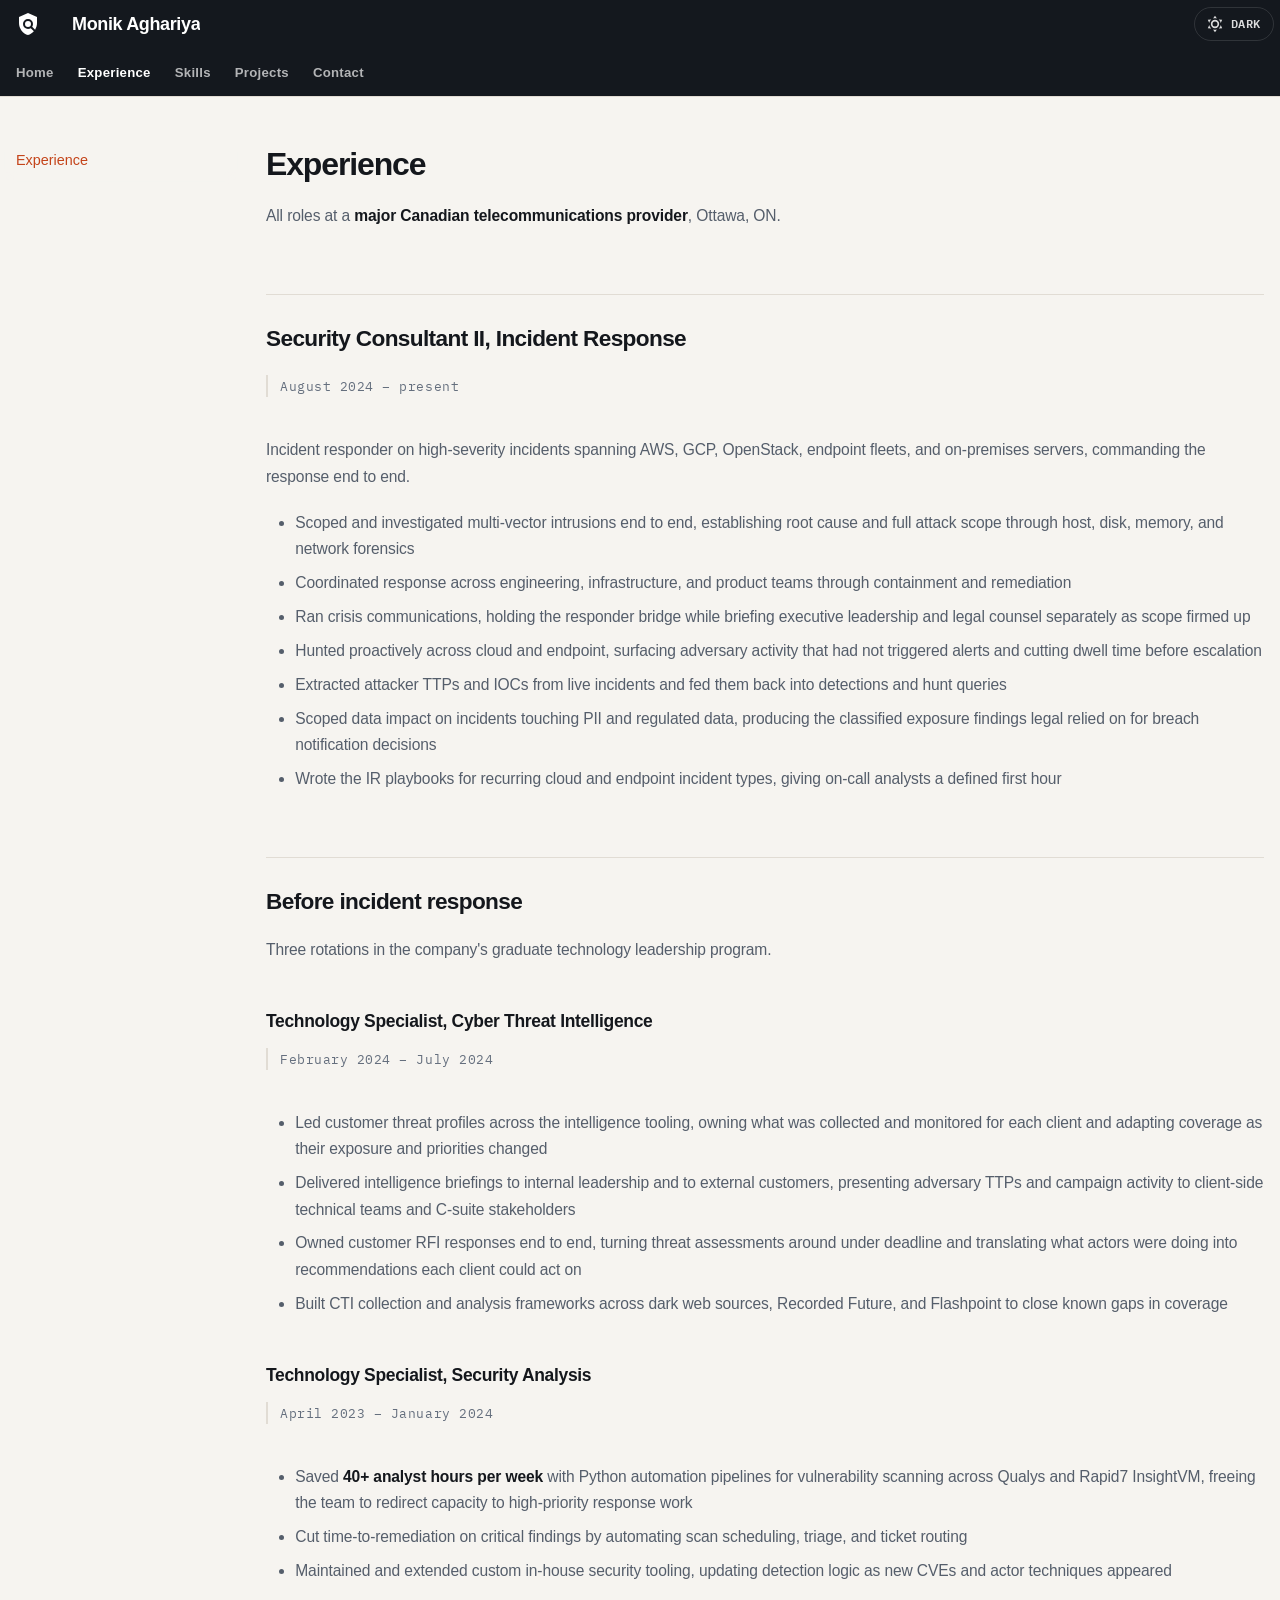
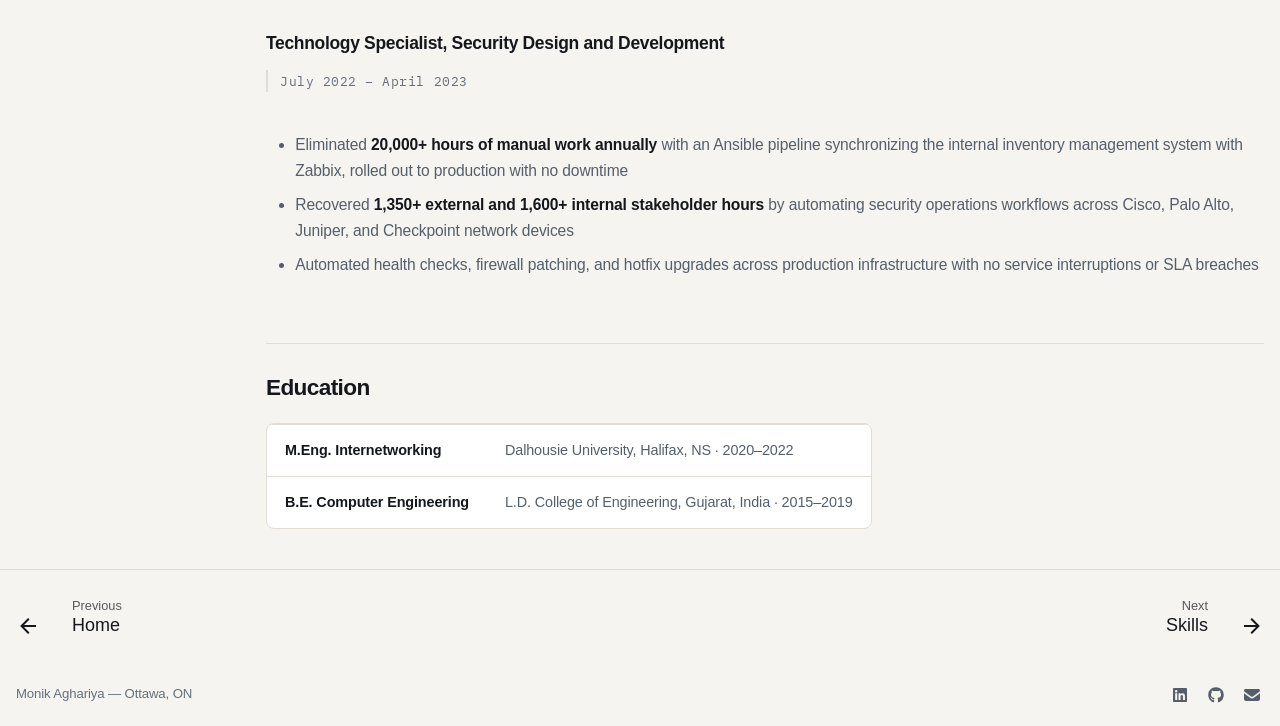
<file: experience/index.html>
<!doctype html>
<html lang="en" class="no-js">
  <head>
    
      <meta charset="utf-8">
      <meta name="viewport" content="width=device-width,initial-scale=1">
      
        <meta name="description" content="Incident responder scoping and investigating high-severity incidents across cloud and on-premises environments">
      
      
      
        <link rel="canonical" href="https://monick0007.github.io/portfolio/experience/">
      
      
        <link rel="prev" href="..">
      
      
        <link rel="next" href="../skills/">
      
      
        
      
      
      <link rel="icon" href="../assets/images/favicon.png">
      <meta name="generator" content="mkdocs-1.6.1, mkdocs-material-9.7.7">
    
    
      
        <title>Experience - Monik Aghariya</title>
      
    
    
      <link rel="stylesheet" href="../assets/stylesheets/main.ec1eaa64.min.css">
      
        
        <link rel="stylesheet" href="../assets/stylesheets/palette.ab4e12ef.min.css">
      
      


    
    
      
    
    
      
    
    
      <link rel="stylesheet" href="../stylesheets/fonts.css">
    
      <link rel="stylesheet" href="../stylesheets/extra.css">
    
    <script>__md_scope=new URL("..",location),__md_hash=e=>[...e].reduce(((e,_)=>(e<<5)-e+_.charCodeAt(0)),0),__md_get=(e,_=localStorage,t=__md_scope)=>JSON.parse(_.getItem(t.pathname+"."+e)),__md_set=(e,_,t=localStorage,a=__md_scope)=>{try{t.setItem(a.pathname+"."+e,JSON.stringify(_))}catch(e){}}</script>
    
      

    
    
  <!-- GitHub Pages cannot set response headers, so this is a meta CSP.
       frame-ancestors / report-to / sandbox are ignored in meta by spec; the
       site holds no authenticated state, so framing is not a real risk here.
       Inline script/style are Material's own palette and tab bootstrap. -->
  <meta http-equiv="Content-Security-Policy" content="
    default-src 'self';
    script-src 'self' 'unsafe-inline';
    style-src 'self' 'unsafe-inline';
    img-src 'self' data:;
    font-src 'self';
    connect-src 'self';
    object-src 'none';
    base-uri 'self';
    form-action 'none';
    frame-src 'none'">
  <meta name="referrer" content="strict-origin-when-cross-origin">

  </head>
  
  
    
    
      
    
    
    
    
    <body dir="ltr" data-md-color-scheme="slate" data-md-color-primary="blue-grey" data-md-color-accent="deep-orange">
  
    
    <input class="md-toggle" data-md-toggle="drawer" type="checkbox" id="__drawer" autocomplete="off">
    <input class="md-toggle" data-md-toggle="search" type="checkbox" id="__search" autocomplete="off">
    <label class="md-overlay" for="__drawer"></label>
    <div data-md-component="skip">
      
        
        <a href="#experience" class="md-skip">
          Skip to content
        </a>
      
    </div>
    <div data-md-component="announce">
      
    </div>
    
    
      

<header class="md-header" data-md-component="header">
  <nav class="md-header__inner md-grid" aria-label="Header">
    <a href=".." title="Monik Aghariya" class="md-header__button md-logo" aria-label="Monik Aghariya" data-md-component="logo">
      
  
  <svg xmlns="http://www.w3.org/2000/svg" viewBox="0 0 24 24"><path d="M12 9a3 3 0 0 1 3 3 3 3 0 0 1-3 3 3 3 0 0 1-3-3 3 3 0 0 1 3-3m5.86 10.31C16.23 21.22 14.28 22.45 12 23c-2.56-.61-4.7-2.07-6.42-4.37C3.86 16.34 3 13.8 3 11V5l9-4 9 4v6c0 2.39-.64 4.61-1.92 6.67l-2.91-2.91c.52-.79.83-1.76.83-2.76a5 5 0 0 0-5-5 5 5 0 0 0-5 5 5 5 0 0 0 5 5c1 0 1.97-.31 2.76-.83z"/></svg>

    </a>
    <label class="md-header__button md-icon" for="__drawer">
      
      <svg xmlns="http://www.w3.org/2000/svg" viewBox="0 0 24 24"><path d="M3 6h18v2H3zm0 5h18v2H3zm0 5h18v2H3z"/></svg>
    </label>
    <div class="md-header__title" data-md-component="header-title">
      <div class="md-header__ellipsis">
        <div class="md-header__topic">
          <span class="md-ellipsis">
            Monik Aghariya
          </span>
        </div>
        <div class="md-header__topic" data-md-component="header-topic">
          <span class="md-ellipsis">
            
              Experience
            
          </span>
        </div>
      </div>
    </div>
    
      
        <form class="md-header__option" data-md-component="palette">
  
    
    
    
    <input class="md-option" data-md-color-media="(prefers-color-scheme: dark)" data-md-color-scheme="slate" data-md-color-primary="blue-grey" data-md-color-accent="deep-orange"  aria-label="Switch to light mode"  type="radio" name="__palette" id="__palette_0">
    
      <label class="md-header__button md-icon" title="Switch to light mode" for="__palette_1" hidden>
        <svg xmlns="http://www.w3.org/2000/svg" viewBox="0 0 24 24"><path d="m17.75 4.09-2.53 1.94.91 3.06-2.63-1.81-2.63 1.81.91-3.06-2.53-1.94L12.44 4l1.06-3 1.06 3zm3.5 6.91-1.64 1.25.59 1.98-1.7-1.17-1.7 1.17.59-1.98L15.75 11l2.06-.05L18.5 9l.69 1.95zm-2.28 4.95c.83-.08 1.72 1.1 1.19 1.85-.32.45-.66.87-1.08 1.27C15.17 23 8.84 23 4.94 19.07c-3.91-3.9-3.91-10.24 0-14.14.4-.4.82-.76 1.27-1.08.75-.53 1.93.36 1.85 1.19-.27 2.86.69 5.83 2.89 8.02a9.96 9.96 0 0 0 8.02 2.89m-1.64 2.02a12.08 12.08 0 0 1-7.8-3.47c-2.17-2.19-3.33-5-3.49-7.82-2.81 3.14-2.7 7.96.31 10.98 3.02 3.01 7.84 3.12 10.98.31"/></svg>
      </label>
    
  
    
    
    
    <input class="md-option" data-md-color-media="(prefers-color-scheme: light)" data-md-color-scheme="default" data-md-color-primary="blue-grey" data-md-color-accent="deep-orange"  aria-label="Switch to dark mode"  type="radio" name="__palette" id="__palette_1">
    
      <label class="md-header__button md-icon" title="Switch to dark mode" for="__palette_0" hidden>
        <svg xmlns="http://www.w3.org/2000/svg" viewBox="0 0 24 24"><path d="M12 7a5 5 0 0 1 5 5 5 5 0 0 1-5 5 5 5 0 0 1-5-5 5 5 0 0 1 5-5m0 2a3 3 0 0 0-3 3 3 3 0 0 0 3 3 3 3 0 0 0 3-3 3 3 0 0 0-3-3m0-7 2.39 3.42C13.65 5.15 12.84 5 12 5s-1.65.15-2.39.42zM3.34 7l4.16-.35A7.2 7.2 0 0 0 5.94 8.5c-.44.74-.69 1.5-.83 2.29zm.02 10 1.76-3.77a7.131 7.131 0 0 0 2.38 4.14zM20.65 7l-1.77 3.79a7.02 7.02 0 0 0-2.38-4.15zm-.01 10-4.14.36c.59-.51 1.12-1.14 1.54-1.86.42-.73.69-1.5.83-2.29zM12 22l-2.41-3.44c.74.27 1.55.44 2.41.44.82 0 1.63-.17 2.37-.44z"/></svg>
      </label>
    
  
</form>
      
    
    
      <script>var palette=__md_get("__palette");if(palette&&palette.color){if("(prefers-color-scheme)"===palette.color.media){var media=matchMedia("(prefers-color-scheme: light)"),input=document.querySelector(media.matches?"[data-md-color-media='(prefers-color-scheme: light)']":"[data-md-color-media='(prefers-color-scheme: dark)']");palette.color.media=input.getAttribute("data-md-color-media"),palette.color.scheme=input.getAttribute("data-md-color-scheme"),palette.color.primary=input.getAttribute("data-md-color-primary"),palette.color.accent=input.getAttribute("data-md-color-accent")}for(var[key,value]of Object.entries(palette.color))document.body.setAttribute("data-md-color-"+key,value)}</script>
    
    
    
    
  </nav>
  
</header>
    
    <div class="md-container" data-md-component="container">
      
      
        
          
            
<nav class="md-tabs" aria-label="Tabs" data-md-component="tabs">
  <div class="md-grid">
    <ul class="md-tabs__list">
      
        
  
  
  
  
    <li class="md-tabs__item">
      <a href=".." class="md-tabs__link">
        
  
  
    
  
  Home

      </a>
    </li>
  

      
        
  
  
  
    
  
  
    <li class="md-tabs__item md-tabs__item--active">
      <a href="./" class="md-tabs__link">
        
  
  
    
  
  Experience

      </a>
    </li>
  

      
        
  
  
  
  
    <li class="md-tabs__item">
      <a href="../skills/" class="md-tabs__link">
        
  
  
    
  
  Skills

      </a>
    </li>
  

      
        
  
  
  
  
    <li class="md-tabs__item">
      <a href="../projects/" class="md-tabs__link">
        
  
  
    
  
  Projects

      </a>
    </li>
  

      
        
  
  
  
  
    <li class="md-tabs__item">
      <a href="../contact/" class="md-tabs__link">
        
  
  
    
  
  Contact

      </a>
    </li>
  

      
    </ul>
  </div>
</nav>
          
        
      
      <main class="md-main" data-md-component="main">
        <div class="md-main__inner md-grid">
          
            
              
                
              
              <div class="md-sidebar md-sidebar--primary" data-md-component="sidebar" data-md-type="navigation" >
                <div class="md-sidebar__scrollwrap">
                  <div class="md-sidebar__inner">
                    


  


<nav class="md-nav md-nav--primary md-nav--lifted" aria-label="Navigation" data-md-level="0">
  <label class="md-nav__title" for="__drawer">
    <a href=".." title="Monik Aghariya" class="md-nav__button md-logo" aria-label="Monik Aghariya" data-md-component="logo">
      
  
  <svg xmlns="http://www.w3.org/2000/svg" viewBox="0 0 24 24"><path d="M12 9a3 3 0 0 1 3 3 3 3 0 0 1-3 3 3 3 0 0 1-3-3 3 3 0 0 1 3-3m5.86 10.31C16.23 21.22 14.28 22.45 12 23c-2.56-.61-4.7-2.07-6.42-4.37C3.86 16.34 3 13.8 3 11V5l9-4 9 4v6c0 2.39-.64 4.61-1.92 6.67l-2.91-2.91c.52-.79.83-1.76.83-2.76a5 5 0 0 0-5-5 5 5 0 0 0-5 5 5 5 0 0 0 5 5c1 0 1.97-.31 2.76-.83z"/></svg>

    </a>
    Monik Aghariya
  </label>
  
  <ul class="md-nav__list" data-md-scrollfix>
    
      
      
  
  
  
  
    <li class="md-nav__item">
      <a href=".." class="md-nav__link">
        
  
  
  <span class="md-ellipsis">
    
  
    Home
  

    
  </span>
  
  

      </a>
    </li>
  

    
      
      
  
  
    
  
  
  
    <li class="md-nav__item md-nav__item--active">
      
      <input class="md-nav__toggle md-toggle" type="checkbox" id="__toc">
      
      
        
      
      
        <label class="md-nav__link md-nav__link--active" for="__toc">
          
  
  
  <span class="md-ellipsis">
    
  
    Experience
  

    
  </span>
  
  

          <span class="md-nav__icon md-icon"></span>
        </label>
      
      <a href="./" class="md-nav__link md-nav__link--active">
        
  
  
  <span class="md-ellipsis">
    
  
    Experience
  

    
  </span>
  
  

      </a>
      
        

<nav class="md-nav md-nav--secondary" aria-label="Table of contents">
  
  
  
    
  
  
    <label class="md-nav__title" for="__toc">
      <span class="md-nav__icon md-icon"></span>
      Table of contents
    </label>
    <ul class="md-nav__list" data-md-component="toc" data-md-scrollfix>
      
        <li class="md-nav__item">
  <a href="#security-consultant-ii-incident-response" class="md-nav__link">
    <span class="md-ellipsis">
      
        Security Consultant II, Incident Response
      
    </span>
  </a>
  
</li>
      
        <li class="md-nav__item">
  <a href="#before-incident-response" class="md-nav__link">
    <span class="md-ellipsis">
      
        Before incident response
      
    </span>
  </a>
  
    <nav class="md-nav" aria-label="Before incident response">
      <ul class="md-nav__list">
        
          <li class="md-nav__item">
  <a href="#technology-specialist-cyber-threat-intelligence" class="md-nav__link">
    <span class="md-ellipsis">
      
        Technology Specialist, Cyber Threat Intelligence
      
    </span>
  </a>
  
</li>
        
          <li class="md-nav__item">
  <a href="#technology-specialist-security-analysis" class="md-nav__link">
    <span class="md-ellipsis">
      
        Technology Specialist, Security Analysis
      
    </span>
  </a>
  
</li>
        
          <li class="md-nav__item">
  <a href="#technology-specialist-security-design-and-development" class="md-nav__link">
    <span class="md-ellipsis">
      
        Technology Specialist, Security Design and Development
      
    </span>
  </a>
  
</li>
        
      </ul>
    </nav>
  
</li>
      
        <li class="md-nav__item">
  <a href="#education" class="md-nav__link">
    <span class="md-ellipsis">
      
        Education
      
    </span>
  </a>
  
</li>
      
    </ul>
  
</nav>
      
    </li>
  

    
      
      
  
  
  
  
    <li class="md-nav__item">
      <a href="../skills/" class="md-nav__link">
        
  
  
  <span class="md-ellipsis">
    
  
    Skills
  

    
  </span>
  
  

      </a>
    </li>
  

    
      
      
  
  
  
  
    <li class="md-nav__item">
      <a href="../projects/" class="md-nav__link">
        
  
  
  <span class="md-ellipsis">
    
  
    Projects
  

    
  </span>
  
  

      </a>
    </li>
  

    
      
      
  
  
  
  
    <li class="md-nav__item">
      <a href="../contact/" class="md-nav__link">
        
  
  
  <span class="md-ellipsis">
    
  
    Contact
  

    
  </span>
  
  

      </a>
    </li>
  

    
  </ul>
</nav>
                  </div>
                </div>
              </div>
            
            
              
                
              
              <div class="md-sidebar md-sidebar--secondary" data-md-component="sidebar" data-md-type="toc" hidden>
                <div class="md-sidebar__scrollwrap">
                  <div class="md-sidebar__inner">
                    

<nav class="md-nav md-nav--secondary" aria-label="Table of contents">
  
  
  
    
  
  
    <label class="md-nav__title" for="__toc">
      <span class="md-nav__icon md-icon"></span>
      Table of contents
    </label>
    <ul class="md-nav__list" data-md-component="toc" data-md-scrollfix>
      
        <li class="md-nav__item">
  <a href="#security-consultant-ii-incident-response" class="md-nav__link">
    <span class="md-ellipsis">
      
        Security Consultant II, Incident Response
      
    </span>
  </a>
  
</li>
      
        <li class="md-nav__item">
  <a href="#before-incident-response" class="md-nav__link">
    <span class="md-ellipsis">
      
        Before incident response
      
    </span>
  </a>
  
    <nav class="md-nav" aria-label="Before incident response">
      <ul class="md-nav__list">
        
          <li class="md-nav__item">
  <a href="#technology-specialist-cyber-threat-intelligence" class="md-nav__link">
    <span class="md-ellipsis">
      
        Technology Specialist, Cyber Threat Intelligence
      
    </span>
  </a>
  
</li>
        
          <li class="md-nav__item">
  <a href="#technology-specialist-security-analysis" class="md-nav__link">
    <span class="md-ellipsis">
      
        Technology Specialist, Security Analysis
      
    </span>
  </a>
  
</li>
        
          <li class="md-nav__item">
  <a href="#technology-specialist-security-design-and-development" class="md-nav__link">
    <span class="md-ellipsis">
      
        Technology Specialist, Security Design and Development
      
    </span>
  </a>
  
</li>
        
      </ul>
    </nav>
  
</li>
      
        <li class="md-nav__item">
  <a href="#education" class="md-nav__link">
    <span class="md-ellipsis">
      
        Education
      
    </span>
  </a>
  
</li>
      
    </ul>
  
</nav>
                  </div>
                </div>
              </div>
            
          
          
            <div class="md-content" data-md-component="content">
              
              <article class="md-content__inner md-typeset">
                
                  
  




<h1 id="experience">Experience<a class="headerlink" href="#experience" title="Permanent link">&para;</a></h1>
<p>All roles at a <strong>major Canadian telecommunications provider</strong>, Ottawa, ON.</p>
<h2 id="security-consultant-ii-incident-response">Security Consultant II, Incident Response<a class="headerlink" href="#security-consultant-ii-incident-response" title="Permanent link">&para;</a></h2>
<p><span class="when">August 2024 – present</span></p>
<p>Incident responder on high-severity incidents spanning AWS, GCP, OpenStack,
endpoint fleets, and on-premises servers, commanding the response end to end.</p>
<ul>
<li>Scoped and investigated multi-vector intrusions end to end, establishing root
  cause and full attack scope through host, disk, memory, and network forensics</li>
<li>Coordinated response across engineering, infrastructure, and product teams
  through containment and remediation</li>
<li>Ran crisis communications, holding the responder bridge while briefing
  executive leadership and legal counsel separately as scope firmed up</li>
<li>Hunted proactively across cloud and endpoint, surfacing adversary activity that
  had not triggered alerts and cutting dwell time before escalation</li>
<li>Extracted attacker TTPs and IOCs from live incidents and fed them back into
  detections and hunt queries</li>
<li>Scoped data impact on incidents touching PII and regulated data, producing the
  classified exposure findings legal relied on for breach notification decisions</li>
<li>Wrote the IR playbooks for recurring cloud and endpoint incident types, giving
  on-call analysts a defined first hour</li>
</ul>
<h2 id="before-incident-response">Before incident response<a class="headerlink" href="#before-incident-response" title="Permanent link">&para;</a></h2>
<p>Three rotations in the company's graduate technology leadership program.</p>
<h3 id="technology-specialist-cyber-threat-intelligence">Technology Specialist, Cyber Threat Intelligence<a class="headerlink" href="#technology-specialist-cyber-threat-intelligence" title="Permanent link">&para;</a></h3>
<p><span class="when">February 2024 – July 2024</span></p>
<ul>
<li>Led customer threat profiles across the intelligence tooling, owning what was
  collected and monitored for each client and adapting coverage as their exposure
  and priorities changed</li>
<li>Delivered intelligence briefings to internal leadership and to external
  customers, presenting adversary TTPs and campaign activity to client-side
  technical teams and C-suite stakeholders</li>
<li>Owned customer RFI responses end to end, turning threat assessments around under
  deadline and translating what actors were doing into recommendations each client
  could act on</li>
<li>Built CTI collection and analysis frameworks across dark web sources, Recorded
  Future, and Flashpoint to close known gaps in coverage</li>
</ul>
<h3 id="technology-specialist-security-analysis">Technology Specialist, Security Analysis<a class="headerlink" href="#technology-specialist-security-analysis" title="Permanent link">&para;</a></h3>
<p><span class="when">April 2023 – January 2024</span></p>
<ul>
<li>Saved <strong>40+ analyst hours per week</strong> with Python automation pipelines for
  vulnerability scanning across Qualys and Rapid7 InsightVM, freeing the team to
  redirect capacity to high-priority response work</li>
<li>Cut time-to-remediation on critical findings by automating scan scheduling,
  triage, and ticket routing</li>
<li>Maintained and extended custom in-house security tooling, updating detection
  logic as new CVEs and actor techniques appeared</li>
</ul>
<h3 id="technology-specialist-security-design-and-development">Technology Specialist, Security Design and Development<a class="headerlink" href="#technology-specialist-security-design-and-development" title="Permanent link">&para;</a></h3>
<p><span class="when">July 2022 – April 2023</span></p>
<ul>
<li>Eliminated <strong>20,000+ hours of manual work annually</strong> with an Ansible pipeline
  synchronizing the internal inventory management system with Zabbix, rolled out to
  production with no downtime</li>
<li>Recovered <strong>1,350+ external and 1,600+ internal stakeholder hours</strong> by automating
  security operations workflows across Cisco, Palo Alto, Juniper, and Checkpoint
  network devices</li>
<li>Automated health checks, firewall patching, and hotfix upgrades across production
  infrastructure with no service interruptions or SLA breaches</li>
</ul>
<h2 id="education">Education<a class="headerlink" href="#education" title="Permanent link">&para;</a></h2>
<table>
<thead>
<tr>
<th></th>
<th></th>
</tr>
</thead>
<tbody>
<tr>
<td><strong>M.Eng. Internetworking</strong></td>
<td>Dalhousie University, Halifax, NS · 2020–2022</td>
</tr>
<tr>
<td><strong>B.E. Computer Engineering</strong></td>
<td>L.D. College of Engineering, Gujarat, India · 2015–2019</td>
</tr>
</tbody>
</table>







  
  




  



                
              </article>
            </div>
          
          
<script>var target=document.getElementById(location.hash.slice(1));target&&target.name&&(target.checked=target.name.startsWith("__tabbed_"))</script>
        </div>
        
          <button type="button" class="md-top md-icon" data-md-component="top" hidden>
  
  <svg xmlns="http://www.w3.org/2000/svg" viewBox="0 0 24 24"><path d="M13 20h-2V8l-5.5 5.5-1.42-1.42L12 4.16l7.92 7.92-1.42 1.42L13 8z"/></svg>
  Back to top
</button>
        
      </main>
      
        <footer class="md-footer">
  
    
      
        
      
      <nav class="md-footer__inner md-grid" aria-label="Footer" >
        
          
          <a href=".." class="md-footer__link md-footer__link--prev" aria-label="Previous: Home">
            <div class="md-footer__button md-icon">
              
              <svg xmlns="http://www.w3.org/2000/svg" viewBox="0 0 24 24"><path d="M20 11v2H8l5.5 5.5-1.42 1.42L4.16 12l7.92-7.92L13.5 5.5 8 11z"/></svg>
            </div>
            <div class="md-footer__title">
              <span class="md-footer__direction">
                Previous
              </span>
              <div class="md-ellipsis">
                Home
              </div>
            </div>
          </a>
        
        
          
          <a href="../skills/" class="md-footer__link md-footer__link--next" aria-label="Next: Skills">
            <div class="md-footer__title">
              <span class="md-footer__direction">
                Next
              </span>
              <div class="md-ellipsis">
                Skills
              </div>
            </div>
            <div class="md-footer__button md-icon">
              
              <svg xmlns="http://www.w3.org/2000/svg" viewBox="0 0 24 24"><path d="M4 11v2h12l-5.5 5.5 1.42 1.42L19.84 12l-7.92-7.92L10.5 5.5 16 11z"/></svg>
            </div>
          </a>
        
      </nav>
    
  
  <div class="md-footer-meta md-typeset">
    <div class="md-footer-meta__inner md-grid">
      <div class="md-copyright">
  
    <div class="md-copyright__highlight">
      Monik Aghariya — Ottawa, ON
    </div>
  
  
</div>
      
        
<div class="md-social">
  
    
    
    
    
      
      
    
    <a href="https://linkedin.com/in/monik-aghariya" target="_blank" rel="noopener" title="linkedin.com" class="md-social__link">
      <svg xmlns="http://www.w3.org/2000/svg" viewBox="0 0 448 512"><!--! Font Awesome Free 7.1.0 by @fontawesome - https://fontawesome.com License - https://fontawesome.com/license/free (Icons: CC BY 4.0, Fonts: SIL OFL 1.1, Code: MIT License) Copyright 2025 Fonticons, Inc.--><path d="M416 32H31.9C14.3 32 0 46.5 0 64.3v383.4C0 465.5 14.3 480 31.9 480H416c17.6 0 32-14.5 32-32.3V64.3c0-17.8-14.4-32.3-32-32.3M135.4 416H69V202.2h66.5V416zM102.2 96a38.5 38.5 0 1 1 0 77 38.5 38.5 0 1 1 0-77m282.1 320h-66.4V312c0-24.8-.5-56.7-34.5-56.7-34.6 0-39.9 27-39.9 54.9V416h-66.4V202.2h63.7v29.2h.9c8.9-16.8 30.6-34.5 62.9-34.5 67.2 0 79.7 44.3 79.7 101.9z"/></svg>
    </a>
  
    
    
    
    
      
      
    
    <a href="https://github.com/monick0007" target="_blank" rel="noopener" title="github.com" class="md-social__link">
      <svg xmlns="http://www.w3.org/2000/svg" viewBox="0 0 512 512"><!--! Font Awesome Free 7.1.0 by @fontawesome - https://fontawesome.com License - https://fontawesome.com/license/free (Icons: CC BY 4.0, Fonts: SIL OFL 1.1, Code: MIT License) Copyright 2025 Fonticons, Inc.--><path d="M173.9 397.4c0 2-2.3 3.6-5.2 3.6-3.3.3-5.6-1.3-5.6-3.6 0-2 2.3-3.6 5.2-3.6 3-.3 5.6 1.3 5.6 3.6m-31.1-4.5c-.7 2 1.3 4.3 4.3 4.9 2.6 1 5.6 0 6.2-2s-1.3-4.3-4.3-5.2c-2.6-.7-5.5.3-6.2 2.3m44.2-1.7c-2.9.7-4.9 2.6-4.6 4.9.3 2 2.9 3.3 5.9 2.6 2.9-.7 4.9-2.6 4.6-4.6-.3-1.9-3-3.2-5.9-2.9M252.8 8C114.1 8 8 113.3 8 252c0 110.9 69.8 205.8 169.5 239.2 12.8 2.3 17.3-5.6 17.3-12.1 0-6.2-.3-40.4-.3-61.4 0 0-70 15-84.7-29.8 0 0-11.4-29.1-27.8-36.6 0 0-22.9-15.7 1.6-15.4 0 0 24.9 2 38.6 25.8 21.9 38.6 58.6 27.5 72.9 20.9 2.3-16 8.8-27.1 16-33.7-55.9-6.2-112.3-14.3-112.3-110.5 0-27.5 7.6-41.3 23.6-58.9-2.6-6.5-11.1-33.3 2.6-67.9 20.9-6.5 69 27 69 27 20-5.6 41.5-8.5 62.8-8.5s42.8 2.9 62.8 8.5c0 0 48.1-33.6 69-27 13.7 34.7 5.2 61.4 2.6 67.9 16 17.7 25.8 31.5 25.8 58.9 0 96.5-58.9 104.2-114.8 110.5 9.2 7.9 17 22.9 17 46.4 0 33.7-.3 75.4-.3 83.6 0 6.5 4.6 14.4 17.3 12.1C436.2 457.8 504 362.9 504 252 504 113.3 391.5 8 252.8 8M105.2 352.9c-1.3 1-1 3.3.7 5.2 1.6 1.6 3.9 2.3 5.2 1 1.3-1 1-3.3-.7-5.2-1.6-1.6-3.9-2.3-5.2-1m-10.8-8.1c-.7 1.3.3 2.9 2.3 3.9 1.6 1 3.6.7 4.3-.7.7-1.3-.3-2.9-2.3-3.9-2-.6-3.6-.3-4.3.7m32.4 35.6c-1.6 1.3-1 4.3 1.3 6.2 2.3 2.3 5.2 2.6 6.5 1 1.3-1.3.7-4.3-1.3-6.2-2.2-2.3-5.2-2.6-6.5-1m-11.4-14.7c-1.6 1-1.6 3.6 0 5.9s4.3 3.3 5.6 2.3c1.6-1.3 1.6-3.9 0-6.2-1.4-2.3-4-3.3-5.6-2"/></svg>
    </a>
  
    
    
    
    
    <a href="mailto:monikaghariya.1998@gmail.com" target="_blank" rel="noopener" title="" class="md-social__link">
      <svg xmlns="http://www.w3.org/2000/svg" viewBox="0 0 512 512"><!--! Font Awesome Free 7.1.0 by @fontawesome - https://fontawesome.com License - https://fontawesome.com/license/free (Icons: CC BY 4.0, Fonts: SIL OFL 1.1, Code: MIT License) Copyright 2025 Fonticons, Inc.--><path d="M48 64C21.5 64 0 85.5 0 112c0 15.1 7.1 29.3 19.2 38.4l208 156a48 48 0 0 0 57.6 0l208-156c12.1-9.1 19.2-23.3 19.2-38.4 0-26.5-21.5-48-48-48zM0 196v188c0 35.3 28.7 64 64 64h384c35.3 0 64-28.7 64-64V196L313.6 344.8c-34.1 25.6-81.1 25.6-115.2 0z"/></svg>
    </a>
  
</div>
      
    </div>
  </div>
</footer>
      
    </div>
    <div class="md-dialog" data-md-component="dialog">
      <div class="md-dialog__inner md-typeset"></div>
    </div>
    
    
    
      
      
      <script id="__config" type="application/json">{"annotate": null, "base": "..", "features": ["navigation.tabs", "navigation.sections", "navigation.top", "navigation.instant", "navigation.tracking", "content.code.copy", "content.tooltips", "toc.follow", "navigation.footer"], "search": "../assets/javascripts/workers/search.2c215733.min.js", "tags": null, "translations": {"clipboard.copied": "Copied to clipboard", "clipboard.copy": "Copy to clipboard", "search.result.more.one": "1 more on this page", "search.result.more.other": "# more on this page", "search.result.none": "No matching documents", "search.result.one": "1 matching document", "search.result.other": "# matching documents", "search.result.placeholder": "Type to start searching", "search.result.term.missing": "Missing", "select.version": "Select version"}, "version": null}</script>
    
    
      <script src="../assets/javascripts/bundle.d7400e89.min.js"></script>
      
        <script src="../javascripts/portfolio.js"></script>
      
    
  </body>
</html>
</file>
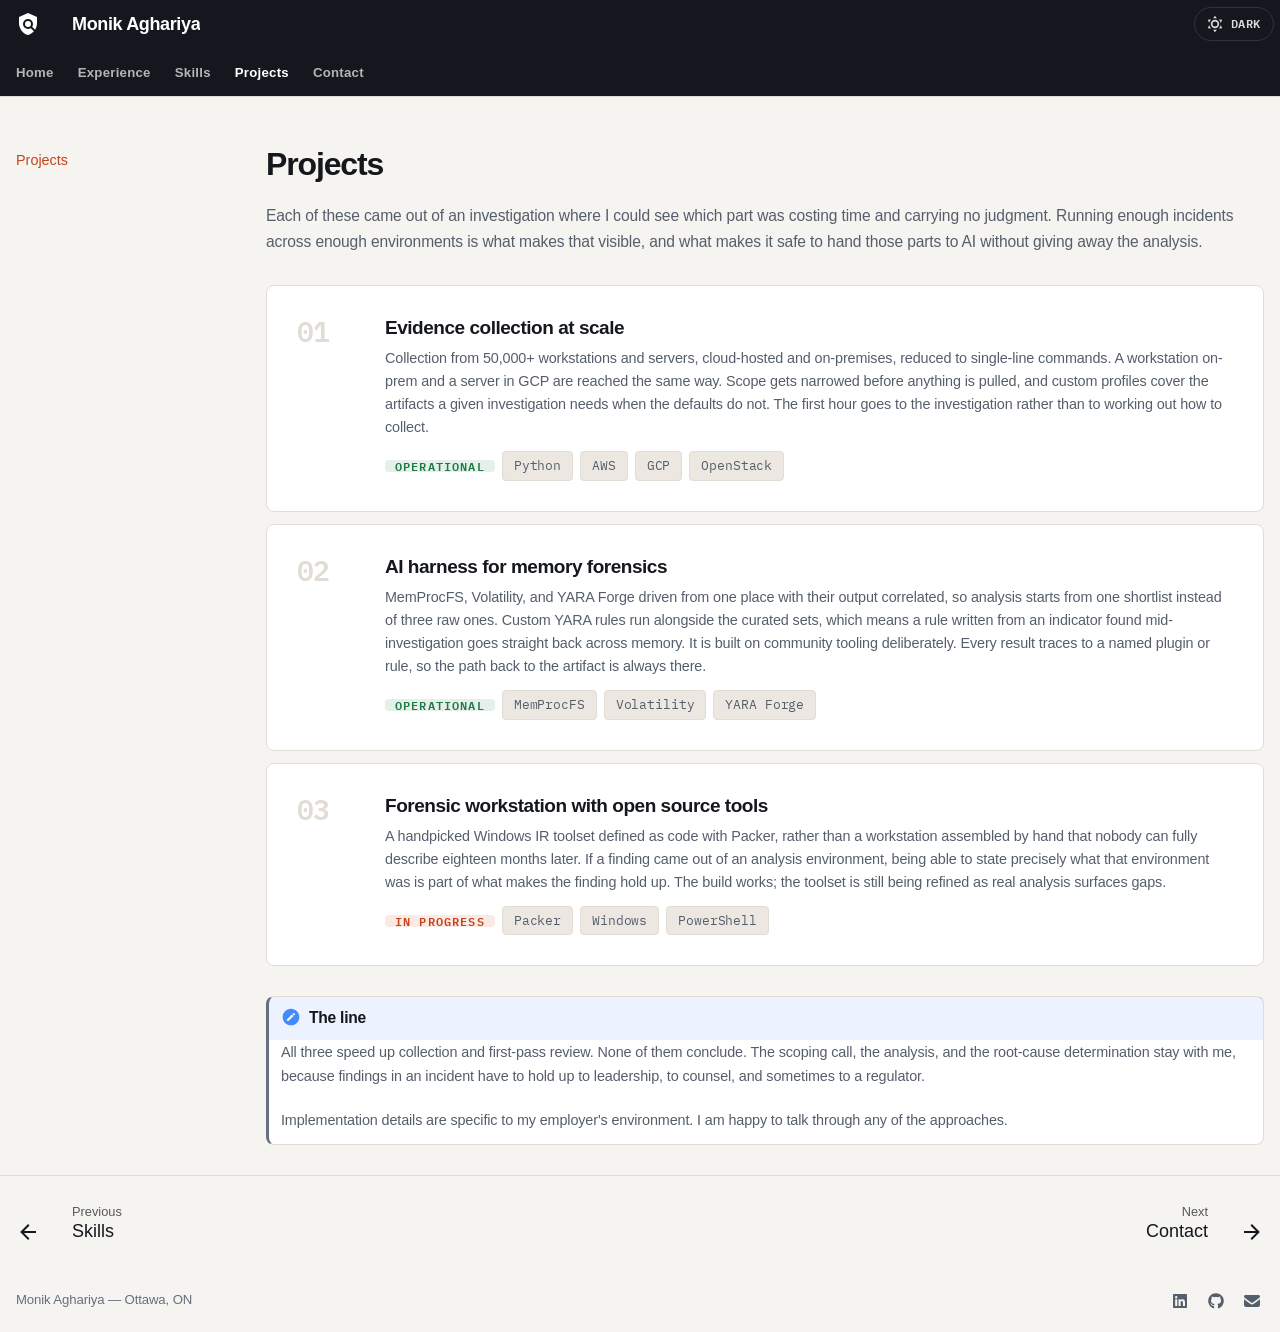
<file: projects/index.html>
<!doctype html>
<html lang="en" class="no-js">
  <head>
    
      <meta charset="utf-8">
      <meta name="viewport" content="width=device-width,initial-scale=1">
      
        <meta name="description" content="Incident responder scoping and investigating high-severity incidents across cloud and on-premises environments">
      
      
      
        <link rel="canonical" href="https://monick0007.github.io/portfolio/projects/">
      
      
        <link rel="prev" href="../skills/">
      
      
        <link rel="next" href="../contact/">
      
      
        
      
      
      <link rel="icon" href="../assets/images/favicon.png">
      <meta name="generator" content="mkdocs-1.6.1, mkdocs-material-9.7.7">
    
    
      
        <title>Projects - Monik Aghariya</title>
      
    
    
      <link rel="stylesheet" href="../assets/stylesheets/main.ec1eaa64.min.css">
      
        
        <link rel="stylesheet" href="../assets/stylesheets/palette.ab4e12ef.min.css">
      
      


    
    
      
    
    
      
    
    
      <link rel="stylesheet" href="../stylesheets/fonts.css">
    
      <link rel="stylesheet" href="../stylesheets/extra.css">
    
    <script>__md_scope=new URL("..",location),__md_hash=e=>[...e].reduce(((e,_)=>(e<<5)-e+_.charCodeAt(0)),0),__md_get=(e,_=localStorage,t=__md_scope)=>JSON.parse(_.getItem(t.pathname+"."+e)),__md_set=(e,_,t=localStorage,a=__md_scope)=>{try{t.setItem(a.pathname+"."+e,JSON.stringify(_))}catch(e){}}</script>
    
      

    
    
  <!-- GitHub Pages cannot set response headers, so this is a meta CSP.
       frame-ancestors / report-to / sandbox are ignored in meta by spec; the
       site holds no authenticated state, so framing is not a real risk here.
       Inline script/style are Material's own palette and tab bootstrap. -->
  <meta http-equiv="Content-Security-Policy" content="
    default-src 'self';
    script-src 'self' 'unsafe-inline';
    style-src 'self' 'unsafe-inline';
    img-src 'self' data:;
    font-src 'self';
    connect-src 'self';
    object-src 'none';
    base-uri 'self';
    form-action 'none';
    frame-src 'none'">
  <meta name="referrer" content="strict-origin-when-cross-origin">

  </head>
  
  
    
    
      
    
    
    
    
    <body dir="ltr" data-md-color-scheme="slate" data-md-color-primary="blue-grey" data-md-color-accent="deep-orange">
  
    
    <input class="md-toggle" data-md-toggle="drawer" type="checkbox" id="__drawer" autocomplete="off">
    <input class="md-toggle" data-md-toggle="search" type="checkbox" id="__search" autocomplete="off">
    <label class="md-overlay" for="__drawer"></label>
    <div data-md-component="skip">
      
        
        <a href="#projects" class="md-skip">
          Skip to content
        </a>
      
    </div>
    <div data-md-component="announce">
      
    </div>
    
    
      

<header class="md-header" data-md-component="header">
  <nav class="md-header__inner md-grid" aria-label="Header">
    <a href=".." title="Monik Aghariya" class="md-header__button md-logo" aria-label="Monik Aghariya" data-md-component="logo">
      
  
  <svg xmlns="http://www.w3.org/2000/svg" viewBox="0 0 24 24"><path d="M12 9a3 3 0 0 1 3 3 3 3 0 0 1-3 3 3 3 0 0 1-3-3 3 3 0 0 1 3-3m5.86 10.31C16.23 21.22 14.28 22.45 12 23c-2.56-.61-4.7-2.07-6.42-4.37C3.86 16.34 3 13.8 3 11V5l9-4 9 4v6c0 2.39-.64 4.61-1.92 6.67l-2.91-2.91c.52-.79.83-1.76.83-2.76a5 5 0 0 0-5-5 5 5 0 0 0-5 5 5 5 0 0 0 5 5c1 0 1.97-.31 2.76-.83z"/></svg>

    </a>
    <label class="md-header__button md-icon" for="__drawer">
      
      <svg xmlns="http://www.w3.org/2000/svg" viewBox="0 0 24 24"><path d="M3 6h18v2H3zm0 5h18v2H3zm0 5h18v2H3z"/></svg>
    </label>
    <div class="md-header__title" data-md-component="header-title">
      <div class="md-header__ellipsis">
        <div class="md-header__topic">
          <span class="md-ellipsis">
            Monik Aghariya
          </span>
        </div>
        <div class="md-header__topic" data-md-component="header-topic">
          <span class="md-ellipsis">
            
              Projects
            
          </span>
        </div>
      </div>
    </div>
    
      
        <form class="md-header__option" data-md-component="palette">
  
    
    
    
    <input class="md-option" data-md-color-media="(prefers-color-scheme: dark)" data-md-color-scheme="slate" data-md-color-primary="blue-grey" data-md-color-accent="deep-orange"  aria-label="Switch to light mode"  type="radio" name="__palette" id="__palette_0">
    
      <label class="md-header__button md-icon" title="Switch to light mode" for="__palette_1" hidden>
        <svg xmlns="http://www.w3.org/2000/svg" viewBox="0 0 24 24"><path d="m17.75 4.09-2.53 1.94.91 3.06-2.63-1.81-2.63 1.81.91-3.06-2.53-1.94L12.44 4l1.06-3 1.06 3zm3.5 6.91-1.64 1.25.59 1.98-1.7-1.17-1.7 1.17.59-1.98L15.75 11l2.06-.05L18.5 9l.69 1.95zm-2.28 4.95c.83-.08 1.72 1.1 1.19 1.85-.32.45-.66.87-1.08 1.27C15.17 23 8.84 23 4.94 19.07c-3.91-3.9-3.91-10.24 0-14.14.4-.4.82-.76 1.27-1.08.75-.53 1.93.36 1.85 1.19-.27 2.86.69 5.83 2.89 8.02a9.96 9.96 0 0 0 8.02 2.89m-1.64 2.02a12.08 12.08 0 0 1-7.8-3.47c-2.17-2.19-3.33-5-3.49-7.82-2.81 3.14-2.7 7.96.31 10.98 3.02 3.01 7.84 3.12 10.98.31"/></svg>
      </label>
    
  
    
    
    
    <input class="md-option" data-md-color-media="(prefers-color-scheme: light)" data-md-color-scheme="default" data-md-color-primary="blue-grey" data-md-color-accent="deep-orange"  aria-label="Switch to dark mode"  type="radio" name="__palette" id="__palette_1">
    
      <label class="md-header__button md-icon" title="Switch to dark mode" for="__palette_0" hidden>
        <svg xmlns="http://www.w3.org/2000/svg" viewBox="0 0 24 24"><path d="M12 7a5 5 0 0 1 5 5 5 5 0 0 1-5 5 5 5 0 0 1-5-5 5 5 0 0 1 5-5m0 2a3 3 0 0 0-3 3 3 3 0 0 0 3 3 3 3 0 0 0 3-3 3 3 0 0 0-3-3m0-7 2.39 3.42C13.65 5.15 12.84 5 12 5s-1.65.15-2.39.42zM3.34 7l4.16-.35A7.2 7.2 0 0 0 5.94 8.5c-.44.74-.69 1.5-.83 2.29zm.02 10 1.76-3.77a7.131 7.131 0 0 0 2.38 4.14zM20.65 7l-1.77 3.79a7.02 7.02 0 0 0-2.38-4.15zm-.01 10-4.14.36c.59-.51 1.12-1.14 1.54-1.86.42-.73.69-1.5.83-2.29zM12 22l-2.41-3.44c.74.27 1.55.44 2.41.44.82 0 1.63-.17 2.37-.44z"/></svg>
      </label>
    
  
</form>
      
    
    
      <script>var palette=__md_get("__palette");if(palette&&palette.color){if("(prefers-color-scheme)"===palette.color.media){var media=matchMedia("(prefers-color-scheme: light)"),input=document.querySelector(media.matches?"[data-md-color-media='(prefers-color-scheme: light)']":"[data-md-color-media='(prefers-color-scheme: dark)']");palette.color.media=input.getAttribute("data-md-color-media"),palette.color.scheme=input.getAttribute("data-md-color-scheme"),palette.color.primary=input.getAttribute("data-md-color-primary"),palette.color.accent=input.getAttribute("data-md-color-accent")}for(var[key,value]of Object.entries(palette.color))document.body.setAttribute("data-md-color-"+key,value)}</script>
    
    
    
    
  </nav>
  
</header>
    
    <div class="md-container" data-md-component="container">
      
      
        
          
            
<nav class="md-tabs" aria-label="Tabs" data-md-component="tabs">
  <div class="md-grid">
    <ul class="md-tabs__list">
      
        
  
  
  
  
    <li class="md-tabs__item">
      <a href=".." class="md-tabs__link">
        
  
  
    
  
  Home

      </a>
    </li>
  

      
        
  
  
  
  
    <li class="md-tabs__item">
      <a href="../experience/" class="md-tabs__link">
        
  
  
    
  
  Experience

      </a>
    </li>
  

      
        
  
  
  
  
    <li class="md-tabs__item">
      <a href="../skills/" class="md-tabs__link">
        
  
  
    
  
  Skills

      </a>
    </li>
  

      
        
  
  
  
    
  
  
    <li class="md-tabs__item md-tabs__item--active">
      <a href="./" class="md-tabs__link">
        
  
  
    
  
  Projects

      </a>
    </li>
  

      
        
  
  
  
  
    <li class="md-tabs__item">
      <a href="../contact/" class="md-tabs__link">
        
  
  
    
  
  Contact

      </a>
    </li>
  

      
    </ul>
  </div>
</nav>
          
        
      
      <main class="md-main" data-md-component="main">
        <div class="md-main__inner md-grid">
          
            
              
                
              
              <div class="md-sidebar md-sidebar--primary" data-md-component="sidebar" data-md-type="navigation" >
                <div class="md-sidebar__scrollwrap">
                  <div class="md-sidebar__inner">
                    


  


<nav class="md-nav md-nav--primary md-nav--lifted" aria-label="Navigation" data-md-level="0">
  <label class="md-nav__title" for="__drawer">
    <a href=".." title="Monik Aghariya" class="md-nav__button md-logo" aria-label="Monik Aghariya" data-md-component="logo">
      
  
  <svg xmlns="http://www.w3.org/2000/svg" viewBox="0 0 24 24"><path d="M12 9a3 3 0 0 1 3 3 3 3 0 0 1-3 3 3 3 0 0 1-3-3 3 3 0 0 1 3-3m5.86 10.31C16.23 21.22 14.28 22.45 12 23c-2.56-.61-4.7-2.07-6.42-4.37C3.86 16.34 3 13.8 3 11V5l9-4 9 4v6c0 2.39-.64 4.61-1.92 6.67l-2.91-2.91c.52-.79.83-1.76.83-2.76a5 5 0 0 0-5-5 5 5 0 0 0-5 5 5 5 0 0 0 5 5c1 0 1.97-.31 2.76-.83z"/></svg>

    </a>
    Monik Aghariya
  </label>
  
  <ul class="md-nav__list" data-md-scrollfix>
    
      
      
  
  
  
  
    <li class="md-nav__item">
      <a href=".." class="md-nav__link">
        
  
  
  <span class="md-ellipsis">
    
  
    Home
  

    
  </span>
  
  

      </a>
    </li>
  

    
      
      
  
  
  
  
    <li class="md-nav__item">
      <a href="../experience/" class="md-nav__link">
        
  
  
  <span class="md-ellipsis">
    
  
    Experience
  

    
  </span>
  
  

      </a>
    </li>
  

    
      
      
  
  
  
  
    <li class="md-nav__item">
      <a href="../skills/" class="md-nav__link">
        
  
  
  <span class="md-ellipsis">
    
  
    Skills
  

    
  </span>
  
  

      </a>
    </li>
  

    
      
      
  
  
    
  
  
  
    <li class="md-nav__item md-nav__item--active">
      
      <input class="md-nav__toggle md-toggle" type="checkbox" id="__toc">
      
      
        
      
      
      <a href="./" class="md-nav__link md-nav__link--active">
        
  
  
  <span class="md-ellipsis">
    
  
    Projects
  

    
  </span>
  
  

      </a>
      
    </li>
  

    
      
      
  
  
  
  
    <li class="md-nav__item">
      <a href="../contact/" class="md-nav__link">
        
  
  
  <span class="md-ellipsis">
    
  
    Contact
  

    
  </span>
  
  

      </a>
    </li>
  

    
  </ul>
</nav>
                  </div>
                </div>
              </div>
            
            
              
                
              
              <div class="md-sidebar md-sidebar--secondary" data-md-component="sidebar" data-md-type="toc" hidden>
                <div class="md-sidebar__scrollwrap">
                  <div class="md-sidebar__inner">
                    

<nav class="md-nav md-nav--secondary" aria-label="Table of contents">
  
  
  
    
  
  
</nav>
                  </div>
                </div>
              </div>
            
          
          
            <div class="md-content" data-md-component="content">
              
              <article class="md-content__inner md-typeset">
                
                  
  




<h1 id="projects">Projects<a class="headerlink" href="#projects" title="Permanent link">&para;</a></h1>
<p>Each of these came out of an investigation where I could see which part was
costing time and carrying no judgment. Running enough incidents across enough
environments is what makes that visible, and what makes it safe to hand those
parts to AI without giving away the analysis.</p>
<div class="pf-projects">
 <a class="pf-proj">
  <div class="idx">01</div>
  <div>
   <h2>Evidence collection at scale</h2>
   <p>Collection from 50,000+ workstations and servers, cloud-hosted and
   on-premises, reduced to single-line commands. A workstation on-prem and a
   server in GCP are reached the same way. Scope gets narrowed before anything is
   pulled, and custom profiles cover the artifacts a given investigation needs
   when the defaults do not. The first hour goes to the investigation rather than
   to working out how to collect.</p>
   <div class="pf-meta">
    <span class="pf-badge live">Operational</span>
    <span class="pf-chip">Python</span><span class="pf-chip">AWS</span>
    <span class="pf-chip">GCP</span><span class="pf-chip">OpenStack</span>
   </div>
  </div>
 </a>
 <a class="pf-proj">
  <div class="idx">02</div>
  <div>
   <h2>AI harness for memory forensics</h2>
   <p>MemProcFS, Volatility, and YARA Forge driven from one place with their
   output correlated, so analysis starts from one shortlist instead of three raw ones.
   Custom YARA rules run alongside the curated sets, which means a rule written
   from an indicator found mid-investigation goes straight back across memory.
   It is built on community tooling deliberately. Every result traces to a named
   plugin or rule, so the path back to the artifact is always there.</p>
   <div class="pf-meta">
    <span class="pf-badge live">Operational</span>
    <span class="pf-chip">MemProcFS</span><span class="pf-chip">Volatility</span>
    <span class="pf-chip">YARA Forge</span>
   </div>
  </div>
 </a>
 <a class="pf-proj">
  <div class="idx">03</div>
  <div>
   <h2>Forensic workstation with open source tools</h2>
   <p>A handpicked Windows IR toolset defined as code with Packer, rather than a
   workstation assembled by hand that nobody can fully describe eighteen months
   later. If a finding came out of an analysis environment, being able to state
   precisely what that environment was is part of what makes the finding hold up.
   The build works; the toolset is still being refined as real analysis surfaces
   gaps.</p>
   <div class="pf-meta">
    <span class="pf-badge wip">In progress</span>
    <span class="pf-chip">Packer</span><span class="pf-chip">Windows</span>
    <span class="pf-chip">PowerShell</span>
   </div>
  </div>
 </a>
</div>

<div class="admonition note">
<p class="admonition-title">The line</p>
<p>All three speed up collection and first-pass review. None of them conclude.
The scoping call, the analysis, and the root-cause determination stay with
me, because findings in an incident have to hold up to leadership, to
counsel, and sometimes to a regulator.</p>
<p>Implementation details are specific to my employer's environment. I am happy
to talk through any of the approaches.</p>
</div>







  
  




  



                
              </article>
            </div>
          
          
<script>var target=document.getElementById(location.hash.slice(1));target&&target.name&&(target.checked=target.name.startsWith("__tabbed_"))</script>
        </div>
        
          <button type="button" class="md-top md-icon" data-md-component="top" hidden>
  
  <svg xmlns="http://www.w3.org/2000/svg" viewBox="0 0 24 24"><path d="M13 20h-2V8l-5.5 5.5-1.42-1.42L12 4.16l7.92 7.92-1.42 1.42L13 8z"/></svg>
  Back to top
</button>
        
      </main>
      
        <footer class="md-footer">
  
    
      
        
      
      <nav class="md-footer__inner md-grid" aria-label="Footer" >
        
          
          <a href="../skills/" class="md-footer__link md-footer__link--prev" aria-label="Previous: Skills">
            <div class="md-footer__button md-icon">
              
              <svg xmlns="http://www.w3.org/2000/svg" viewBox="0 0 24 24"><path d="M20 11v2H8l5.5 5.5-1.42 1.42L4.16 12l7.92-7.92L13.5 5.5 8 11z"/></svg>
            </div>
            <div class="md-footer__title">
              <span class="md-footer__direction">
                Previous
              </span>
              <div class="md-ellipsis">
                Skills
              </div>
            </div>
          </a>
        
        
          
          <a href="../contact/" class="md-footer__link md-footer__link--next" aria-label="Next: Contact">
            <div class="md-footer__title">
              <span class="md-footer__direction">
                Next
              </span>
              <div class="md-ellipsis">
                Contact
              </div>
            </div>
            <div class="md-footer__button md-icon">
              
              <svg xmlns="http://www.w3.org/2000/svg" viewBox="0 0 24 24"><path d="M4 11v2h12l-5.5 5.5 1.42 1.42L19.84 12l-7.92-7.92L10.5 5.5 16 11z"/></svg>
            </div>
          </a>
        
      </nav>
    
  
  <div class="md-footer-meta md-typeset">
    <div class="md-footer-meta__inner md-grid">
      <div class="md-copyright">
  
    <div class="md-copyright__highlight">
      Monik Aghariya — Ottawa, ON
    </div>
  
  
</div>
      
        
<div class="md-social">
  
    
    
    
    
      
      
    
    <a href="https://linkedin.com/in/monik-aghariya" target="_blank" rel="noopener" title="linkedin.com" class="md-social__link">
      <svg xmlns="http://www.w3.org/2000/svg" viewBox="0 0 448 512"><!--! Font Awesome Free 7.1.0 by @fontawesome - https://fontawesome.com License - https://fontawesome.com/license/free (Icons: CC BY 4.0, Fonts: SIL OFL 1.1, Code: MIT License) Copyright 2025 Fonticons, Inc.--><path d="M416 32H31.9C14.3 32 0 46.5 0 64.3v383.4C0 465.5 14.3 480 31.9 480H416c17.6 0 32-14.5 32-32.3V64.3c0-17.8-14.4-32.3-32-32.3M135.4 416H69V202.2h66.5V416zM102.2 96a38.5 38.5 0 1 1 0 77 38.5 38.5 0 1 1 0-77m282.1 320h-66.4V312c0-24.8-.5-56.7-34.5-56.7-34.6 0-39.9 27-39.9 54.9V416h-66.4V202.2h63.7v29.2h.9c8.9-16.8 30.6-34.5 62.9-34.5 67.2 0 79.7 44.3 79.7 101.9z"/></svg>
    </a>
  
    
    
    
    
      
      
    
    <a href="https://github.com/monick0007" target="_blank" rel="noopener" title="github.com" class="md-social__link">
      <svg xmlns="http://www.w3.org/2000/svg" viewBox="0 0 512 512"><!--! Font Awesome Free 7.1.0 by @fontawesome - https://fontawesome.com License - https://fontawesome.com/license/free (Icons: CC BY 4.0, Fonts: SIL OFL 1.1, Code: MIT License) Copyright 2025 Fonticons, Inc.--><path d="M173.9 397.4c0 2-2.3 3.6-5.2 3.6-3.3.3-5.6-1.3-5.6-3.6 0-2 2.3-3.6 5.2-3.6 3-.3 5.6 1.3 5.6 3.6m-31.1-4.5c-.7 2 1.3 4.3 4.3 4.9 2.6 1 5.6 0 6.2-2s-1.3-4.3-4.3-5.2c-2.6-.7-5.5.3-6.2 2.3m44.2-1.7c-2.9.7-4.9 2.6-4.6 4.9.3 2 2.9 3.3 5.9 2.6 2.9-.7 4.9-2.6 4.6-4.6-.3-1.9-3-3.2-5.9-2.9M252.8 8C114.1 8 8 113.3 8 252c0 110.9 69.8 205.8 169.5 239.2 12.8 2.3 17.3-5.6 17.3-12.1 0-6.2-.3-40.4-.3-61.4 0 0-70 15-84.7-29.8 0 0-11.4-29.1-27.8-36.6 0 0-22.9-15.7 1.6-15.4 0 0 24.9 2 38.6 25.8 21.9 38.6 58.6 27.5 72.9 20.9 2.3-16 8.8-27.1 16-33.7-55.9-6.2-112.3-14.3-112.3-110.5 0-27.5 7.6-41.3 23.6-58.9-2.6-6.5-11.1-33.3 2.6-67.9 20.9-6.5 69 27 69 27 20-5.6 41.5-8.5 62.8-8.5s42.8 2.9 62.8 8.5c0 0 48.1-33.6 69-27 13.7 34.7 5.2 61.4 2.6 67.9 16 17.7 25.8 31.5 25.8 58.9 0 96.5-58.9 104.2-114.8 110.5 9.2 7.9 17 22.9 17 46.4 0 33.7-.3 75.4-.3 83.6 0 6.5 4.6 14.4 17.3 12.1C436.2 457.8 504 362.9 504 252 504 113.3 391.5 8 252.8 8M105.2 352.9c-1.3 1-1 3.3.7 5.2 1.6 1.6 3.9 2.3 5.2 1 1.3-1 1-3.3-.7-5.2-1.6-1.6-3.9-2.3-5.2-1m-10.8-8.1c-.7 1.3.3 2.9 2.3 3.9 1.6 1 3.6.7 4.3-.7.7-1.3-.3-2.9-2.3-3.9-2-.6-3.6-.3-4.3.7m32.4 35.6c-1.6 1.3-1 4.3 1.3 6.2 2.3 2.3 5.2 2.6 6.5 1 1.3-1.3.7-4.3-1.3-6.2-2.2-2.3-5.2-2.6-6.5-1m-11.4-14.7c-1.6 1-1.6 3.6 0 5.9s4.3 3.3 5.6 2.3c1.6-1.3 1.6-3.9 0-6.2-1.4-2.3-4-3.3-5.6-2"/></svg>
    </a>
  
    
    
    
    
    <a href="mailto:monikaghariya.1998@gmail.com" target="_blank" rel="noopener" title="" class="md-social__link">
      <svg xmlns="http://www.w3.org/2000/svg" viewBox="0 0 512 512"><!--! Font Awesome Free 7.1.0 by @fontawesome - https://fontawesome.com License - https://fontawesome.com/license/free (Icons: CC BY 4.0, Fonts: SIL OFL 1.1, Code: MIT License) Copyright 2025 Fonticons, Inc.--><path d="M48 64C21.5 64 0 85.5 0 112c0 15.1 7.1 29.3 19.2 38.4l208 156a48 48 0 0 0 57.6 0l208-156c12.1-9.1 19.2-23.3 19.2-38.4 0-26.5-21.5-48-48-48zM0 196v188c0 35.3 28.7 64 64 64h384c35.3 0 64-28.7 64-64V196L313.6 344.8c-34.1 25.6-81.1 25.6-115.2 0z"/></svg>
    </a>
  
</div>
      
    </div>
  </div>
</footer>
      
    </div>
    <div class="md-dialog" data-md-component="dialog">
      <div class="md-dialog__inner md-typeset"></div>
    </div>
    
    
    
      
      
      <script id="__config" type="application/json">{"annotate": null, "base": "..", "features": ["navigation.tabs", "navigation.sections", "navigation.top", "navigation.instant", "navigation.tracking", "content.code.copy", "content.tooltips", "toc.follow", "navigation.footer"], "search": "../assets/javascripts/workers/search.2c215733.min.js", "tags": null, "translations": {"clipboard.copied": "Copied to clipboard", "clipboard.copy": "Copy to clipboard", "search.result.more.one": "1 more on this page", "search.result.more.other": "# more on this page", "search.result.none": "No matching documents", "search.result.one": "1 matching document", "search.result.other": "# matching documents", "search.result.placeholder": "Type to start searching", "search.result.term.missing": "Missing", "select.version": "Select version"}, "version": null}</script>
    
    
      <script src="../assets/javascripts/bundle.d7400e89.min.js"></script>
      
        <script src="../javascripts/portfolio.js"></script>
      
    
  </body>
</html>
</file>
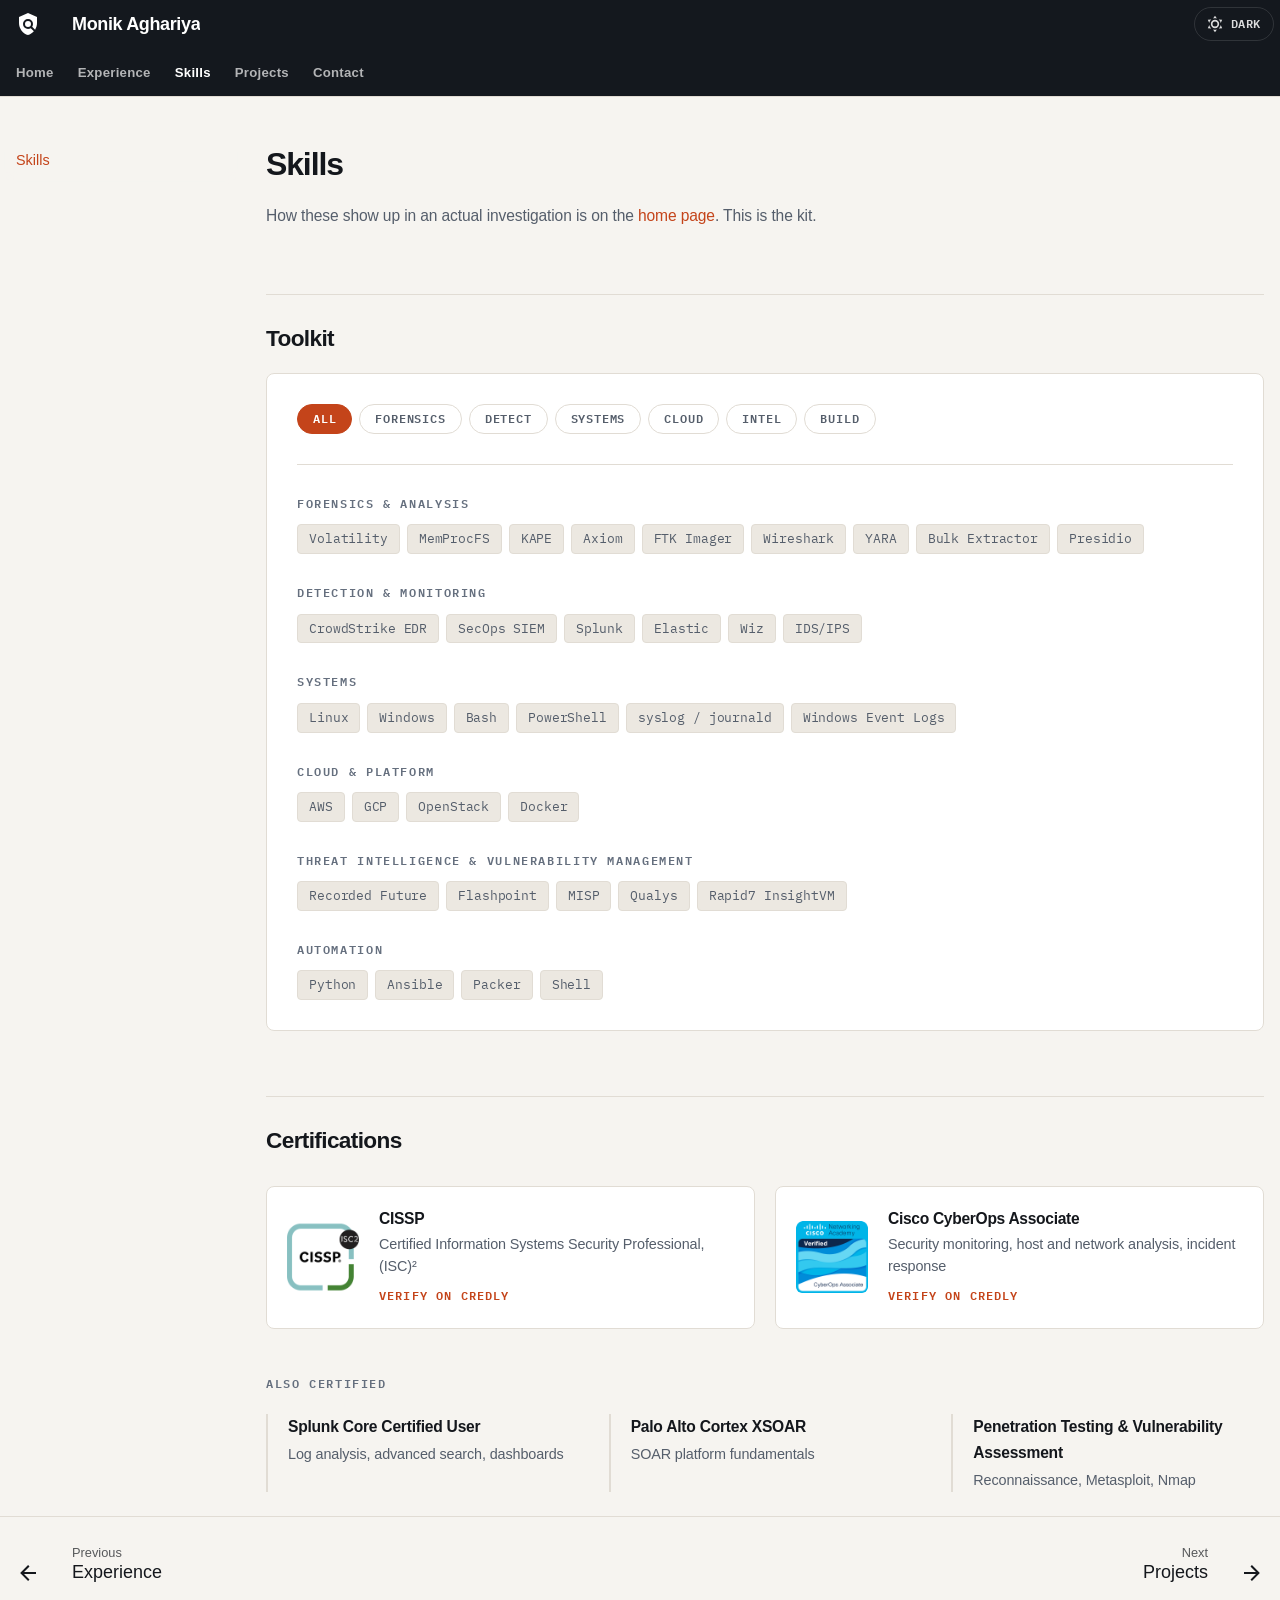
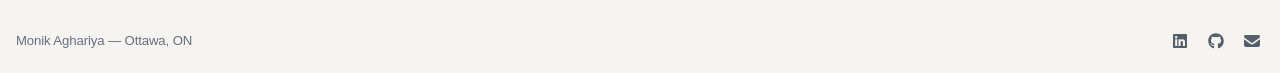
<file: skills/index.html>
<!doctype html>
<html lang="en" class="no-js">
  <head>
    
      <meta charset="utf-8">
      <meta name="viewport" content="width=device-width,initial-scale=1">
      
        <meta name="description" content="Incident responder scoping and investigating high-severity incidents across cloud and on-premises environments">
      
      
      
        <link rel="canonical" href="https://monick0007.github.io/portfolio/skills/">
      
      
        <link rel="prev" href="../experience/">
      
      
        <link rel="next" href="../projects/">
      
      
        
      
      
      <link rel="icon" href="../assets/images/favicon.png">
      <meta name="generator" content="mkdocs-1.6.1, mkdocs-material-9.7.7">
    
    
      
        <title>Skills - Monik Aghariya</title>
      
    
    
      <link rel="stylesheet" href="../assets/stylesheets/main.ec1eaa64.min.css">
      
        
        <link rel="stylesheet" href="../assets/stylesheets/palette.ab4e12ef.min.css">
      
      


    
    
      
    
    
      
    
    
      <link rel="stylesheet" href="../stylesheets/fonts.css">
    
      <link rel="stylesheet" href="../stylesheets/extra.css">
    
    <script>__md_scope=new URL("..",location),__md_hash=e=>[...e].reduce(((e,_)=>(e<<5)-e+_.charCodeAt(0)),0),__md_get=(e,_=localStorage,t=__md_scope)=>JSON.parse(_.getItem(t.pathname+"."+e)),__md_set=(e,_,t=localStorage,a=__md_scope)=>{try{t.setItem(a.pathname+"."+e,JSON.stringify(_))}catch(e){}}</script>
    
      

    
    
  <!-- GitHub Pages cannot set response headers, so this is a meta CSP.
       frame-ancestors / report-to / sandbox are ignored in meta by spec; the
       site holds no authenticated state, so framing is not a real risk here.
       Inline script/style are Material's own palette and tab bootstrap. -->
  <meta http-equiv="Content-Security-Policy" content="
    default-src 'self';
    script-src 'self' 'unsafe-inline';
    style-src 'self' 'unsafe-inline';
    img-src 'self' data:;
    font-src 'self';
    connect-src 'self';
    object-src 'none';
    base-uri 'self';
    form-action 'none';
    frame-src 'none'">
  <meta name="referrer" content="strict-origin-when-cross-origin">

  </head>
  
  
    
    
      
    
    
    
    
    <body dir="ltr" data-md-color-scheme="slate" data-md-color-primary="blue-grey" data-md-color-accent="deep-orange">
  
    
    <input class="md-toggle" data-md-toggle="drawer" type="checkbox" id="__drawer" autocomplete="off">
    <input class="md-toggle" data-md-toggle="search" type="checkbox" id="__search" autocomplete="off">
    <label class="md-overlay" for="__drawer"></label>
    <div data-md-component="skip">
      
        
        <a href="#skills" class="md-skip">
          Skip to content
        </a>
      
    </div>
    <div data-md-component="announce">
      
    </div>
    
    
      

<header class="md-header" data-md-component="header">
  <nav class="md-header__inner md-grid" aria-label="Header">
    <a href=".." title="Monik Aghariya" class="md-header__button md-logo" aria-label="Monik Aghariya" data-md-component="logo">
      
  
  <svg xmlns="http://www.w3.org/2000/svg" viewBox="0 0 24 24"><path d="M12 9a3 3 0 0 1 3 3 3 3 0 0 1-3 3 3 3 0 0 1-3-3 3 3 0 0 1 3-3m5.86 10.31C16.23 21.22 14.28 22.45 12 23c-2.56-.61-4.7-2.07-6.42-4.37C3.86 16.34 3 13.8 3 11V5l9-4 9 4v6c0 2.39-.64 4.61-1.92 6.67l-2.91-2.91c.52-.79.83-1.76.83-2.76a5 5 0 0 0-5-5 5 5 0 0 0-5 5 5 5 0 0 0 5 5c1 0 1.97-.31 2.76-.83z"/></svg>

    </a>
    <label class="md-header__button md-icon" for="__drawer">
      
      <svg xmlns="http://www.w3.org/2000/svg" viewBox="0 0 24 24"><path d="M3 6h18v2H3zm0 5h18v2H3zm0 5h18v2H3z"/></svg>
    </label>
    <div class="md-header__title" data-md-component="header-title">
      <div class="md-header__ellipsis">
        <div class="md-header__topic">
          <span class="md-ellipsis">
            Monik Aghariya
          </span>
        </div>
        <div class="md-header__topic" data-md-component="header-topic">
          <span class="md-ellipsis">
            
              Skills
            
          </span>
        </div>
      </div>
    </div>
    
      
        <form class="md-header__option" data-md-component="palette">
  
    
    
    
    <input class="md-option" data-md-color-media="(prefers-color-scheme: dark)" data-md-color-scheme="slate" data-md-color-primary="blue-grey" data-md-color-accent="deep-orange"  aria-label="Switch to light mode"  type="radio" name="__palette" id="__palette_0">
    
      <label class="md-header__button md-icon" title="Switch to light mode" for="__palette_1" hidden>
        <svg xmlns="http://www.w3.org/2000/svg" viewBox="0 0 24 24"><path d="m17.75 4.09-2.53 1.94.91 3.06-2.63-1.81-2.63 1.81.91-3.06-2.53-1.94L12.44 4l1.06-3 1.06 3zm3.5 6.91-1.64 1.25.59 1.98-1.7-1.17-1.7 1.17.59-1.98L15.75 11l2.06-.05L18.5 9l.69 1.95zm-2.28 4.95c.83-.08 1.72 1.1 1.19 1.85-.32.45-.66.87-1.08 1.27C15.17 23 8.84 23 4.94 19.07c-3.91-3.9-3.91-10.24 0-14.14.4-.4.82-.76 1.27-1.08.75-.53 1.93.36 1.85 1.19-.27 2.86.69 5.83 2.89 8.02a9.96 9.96 0 0 0 8.02 2.89m-1.64 2.02a12.08 12.08 0 0 1-7.8-3.47c-2.17-2.19-3.33-5-3.49-7.82-2.81 3.14-2.7 7.96.31 10.98 3.02 3.01 7.84 3.12 10.98.31"/></svg>
      </label>
    
  
    
    
    
    <input class="md-option" data-md-color-media="(prefers-color-scheme: light)" data-md-color-scheme="default" data-md-color-primary="blue-grey" data-md-color-accent="deep-orange"  aria-label="Switch to dark mode"  type="radio" name="__palette" id="__palette_1">
    
      <label class="md-header__button md-icon" title="Switch to dark mode" for="__palette_0" hidden>
        <svg xmlns="http://www.w3.org/2000/svg" viewBox="0 0 24 24"><path d="M12 7a5 5 0 0 1 5 5 5 5 0 0 1-5 5 5 5 0 0 1-5-5 5 5 0 0 1 5-5m0 2a3 3 0 0 0-3 3 3 3 0 0 0 3 3 3 3 0 0 0 3-3 3 3 0 0 0-3-3m0-7 2.39 3.42C13.65 5.15 12.84 5 12 5s-1.65.15-2.39.42zM3.34 7l4.16-.35A7.2 7.2 0 0 0 5.94 8.5c-.44.74-.69 1.5-.83 2.29zm.02 10 1.76-3.77a7.131 7.131 0 0 0 2.38 4.14zM20.65 7l-1.77 3.79a7.02 7.02 0 0 0-2.38-4.15zm-.01 10-4.14.36c.59-.51 1.12-1.14 1.54-1.86.42-.73.69-1.5.83-2.29zM12 22l-2.41-3.44c.74.27 1.55.44 2.41.44.82 0 1.63-.17 2.37-.44z"/></svg>
      </label>
    
  
</form>
      
    
    
      <script>var palette=__md_get("__palette");if(palette&&palette.color){if("(prefers-color-scheme)"===palette.color.media){var media=matchMedia("(prefers-color-scheme: light)"),input=document.querySelector(media.matches?"[data-md-color-media='(prefers-color-scheme: light)']":"[data-md-color-media='(prefers-color-scheme: dark)']");palette.color.media=input.getAttribute("data-md-color-media"),palette.color.scheme=input.getAttribute("data-md-color-scheme"),palette.color.primary=input.getAttribute("data-md-color-primary"),palette.color.accent=input.getAttribute("data-md-color-accent")}for(var[key,value]of Object.entries(palette.color))document.body.setAttribute("data-md-color-"+key,value)}</script>
    
    
    
    
  </nav>
  
</header>
    
    <div class="md-container" data-md-component="container">
      
      
        
          
            
<nav class="md-tabs" aria-label="Tabs" data-md-component="tabs">
  <div class="md-grid">
    <ul class="md-tabs__list">
      
        
  
  
  
  
    <li class="md-tabs__item">
      <a href=".." class="md-tabs__link">
        
  
  
    
  
  Home

      </a>
    </li>
  

      
        
  
  
  
  
    <li class="md-tabs__item">
      <a href="../experience/" class="md-tabs__link">
        
  
  
    
  
  Experience

      </a>
    </li>
  

      
        
  
  
  
    
  
  
    <li class="md-tabs__item md-tabs__item--active">
      <a href="./" class="md-tabs__link">
        
  
  
    
  
  Skills

      </a>
    </li>
  

      
        
  
  
  
  
    <li class="md-tabs__item">
      <a href="../projects/" class="md-tabs__link">
        
  
  
    
  
  Projects

      </a>
    </li>
  

      
        
  
  
  
  
    <li class="md-tabs__item">
      <a href="../contact/" class="md-tabs__link">
        
  
  
    
  
  Contact

      </a>
    </li>
  

      
    </ul>
  </div>
</nav>
          
        
      
      <main class="md-main" data-md-component="main">
        <div class="md-main__inner md-grid">
          
            
              
                
              
              <div class="md-sidebar md-sidebar--primary" data-md-component="sidebar" data-md-type="navigation" >
                <div class="md-sidebar__scrollwrap">
                  <div class="md-sidebar__inner">
                    


  


<nav class="md-nav md-nav--primary md-nav--lifted" aria-label="Navigation" data-md-level="0">
  <label class="md-nav__title" for="__drawer">
    <a href=".." title="Monik Aghariya" class="md-nav__button md-logo" aria-label="Monik Aghariya" data-md-component="logo">
      
  
  <svg xmlns="http://www.w3.org/2000/svg" viewBox="0 0 24 24"><path d="M12 9a3 3 0 0 1 3 3 3 3 0 0 1-3 3 3 3 0 0 1-3-3 3 3 0 0 1 3-3m5.86 10.31C16.23 21.22 14.28 22.45 12 23c-2.56-.61-4.7-2.07-6.42-4.37C3.86 16.34 3 13.8 3 11V5l9-4 9 4v6c0 2.39-.64 4.61-1.92 6.67l-2.91-2.91c.52-.79.83-1.76.83-2.76a5 5 0 0 0-5-5 5 5 0 0 0-5 5 5 5 0 0 0 5 5c1 0 1.97-.31 2.76-.83z"/></svg>

    </a>
    Monik Aghariya
  </label>
  
  <ul class="md-nav__list" data-md-scrollfix>
    
      
      
  
  
  
  
    <li class="md-nav__item">
      <a href=".." class="md-nav__link">
        
  
  
  <span class="md-ellipsis">
    
  
    Home
  

    
  </span>
  
  

      </a>
    </li>
  

    
      
      
  
  
  
  
    <li class="md-nav__item">
      <a href="../experience/" class="md-nav__link">
        
  
  
  <span class="md-ellipsis">
    
  
    Experience
  

    
  </span>
  
  

      </a>
    </li>
  

    
      
      
  
  
    
  
  
  
    <li class="md-nav__item md-nav__item--active">
      
      <input class="md-nav__toggle md-toggle" type="checkbox" id="__toc">
      
      
        
      
      
        <label class="md-nav__link md-nav__link--active" for="__toc">
          
  
  
  <span class="md-ellipsis">
    
  
    Skills
  

    
  </span>
  
  

          <span class="md-nav__icon md-icon"></span>
        </label>
      
      <a href="./" class="md-nav__link md-nav__link--active">
        
  
  
  <span class="md-ellipsis">
    
  
    Skills
  

    
  </span>
  
  

      </a>
      
        

<nav class="md-nav md-nav--secondary" aria-label="Table of contents">
  
  
  
    
  
  
    <label class="md-nav__title" for="__toc">
      <span class="md-nav__icon md-icon"></span>
      Table of contents
    </label>
    <ul class="md-nav__list" data-md-component="toc" data-md-scrollfix>
      
        <li class="md-nav__item">
  <a href="#toolkit" class="md-nav__link">
    <span class="md-ellipsis">
      
        Toolkit
      
    </span>
  </a>
  
</li>
      
        <li class="md-nav__item">
  <a href="#certifications" class="md-nav__link">
    <span class="md-ellipsis">
      
        Certifications
      
    </span>
  </a>
  
</li>
      
    </ul>
  
</nav>
      
    </li>
  

    
      
      
  
  
  
  
    <li class="md-nav__item">
      <a href="../projects/" class="md-nav__link">
        
  
  
  <span class="md-ellipsis">
    
  
    Projects
  

    
  </span>
  
  

      </a>
    </li>
  

    
      
      
  
  
  
  
    <li class="md-nav__item">
      <a href="../contact/" class="md-nav__link">
        
  
  
  <span class="md-ellipsis">
    
  
    Contact
  

    
  </span>
  
  

      </a>
    </li>
  

    
  </ul>
</nav>
                  </div>
                </div>
              </div>
            
            
              
                
              
              <div class="md-sidebar md-sidebar--secondary" data-md-component="sidebar" data-md-type="toc" hidden>
                <div class="md-sidebar__scrollwrap">
                  <div class="md-sidebar__inner">
                    

<nav class="md-nav md-nav--secondary" aria-label="Table of contents">
  
  
  
    
  
  
    <label class="md-nav__title" for="__toc">
      <span class="md-nav__icon md-icon"></span>
      Table of contents
    </label>
    <ul class="md-nav__list" data-md-component="toc" data-md-scrollfix>
      
        <li class="md-nav__item">
  <a href="#toolkit" class="md-nav__link">
    <span class="md-ellipsis">
      
        Toolkit
      
    </span>
  </a>
  
</li>
      
        <li class="md-nav__item">
  <a href="#certifications" class="md-nav__link">
    <span class="md-ellipsis">
      
        Certifications
      
    </span>
  </a>
  
</li>
      
    </ul>
  
</nav>
                  </div>
                </div>
              </div>
            
          
          
            <div class="md-content" data-md-component="content">
              
              <article class="md-content__inner md-typeset">
                
                  
  




<h1 id="skills">Skills<a class="headerlink" href="#skills" title="Permanent link">&para;</a></h1>
<p>How these show up in an actual investigation is on the
<a href="../">home page</a>. This is the kit.</p>
<h2 id="toolkit">Toolkit<a class="headerlink" href="#toolkit" title="Permanent link">&para;</a></h2>
<div class="pf-kit" data-pf-filter>
  <div class="pf-filter">
    <button data-filter="all" aria-pressed="true">All</button>
    <button data-filter="forensics" aria-pressed="false">Forensics</button>
    <button data-filter="detect" aria-pressed="false">Detect</button>
    <button data-filter="systems" aria-pressed="false">Systems</button>
    <button data-filter="cloud" aria-pressed="false">Cloud</button>
    <button data-filter="intel" aria-pressed="false">Intel</button>
    <button data-filter="build" aria-pressed="false">Build</button>
  </div>

  <div data-group="forensics">
    <h3>Forensics &amp; analysis</h3>
    <div class="pf-chips">
      <span class="pf-chip">Volatility</span><span class="pf-chip">MemProcFS</span>
      <span class="pf-chip">KAPE</span><span class="pf-chip">Axiom</span>
      <span class="pf-chip">FTK Imager</span><span class="pf-chip">Wireshark</span>
      <span class="pf-chip">YARA</span><span class="pf-chip">Bulk Extractor</span>
      <span class="pf-chip">Presidio</span>
    </div>
  </div>

  <div data-group="detect">
    <h3>Detection &amp; monitoring</h3>
    <div class="pf-chips">
      <span class="pf-chip">CrowdStrike EDR</span><span class="pf-chip">SecOps SIEM</span>
      <span class="pf-chip">Splunk</span><span class="pf-chip">Elastic</span>
      <span class="pf-chip">Wiz</span><span class="pf-chip">IDS/IPS</span>
    </div>
  </div>

  <div data-group="systems">
    <h3>Systems</h3>
    <div class="pf-chips">
      <span class="pf-chip">Linux</span><span class="pf-chip">Windows</span>
      <span class="pf-chip">Bash</span><span class="pf-chip">PowerShell</span>
      <span class="pf-chip">syslog / journald</span><span class="pf-chip">Windows Event Logs</span>
    </div>
  </div>

  <div data-group="cloud">
    <h3>Cloud &amp; platform</h3>
    <div class="pf-chips">
      <span class="pf-chip">AWS</span><span class="pf-chip">GCP</span>
      <span class="pf-chip">OpenStack</span><span class="pf-chip">Docker</span>
    </div>
  </div>

  <div data-group="intel">
    <h3>Threat intelligence &amp; vulnerability management</h3>
    <div class="pf-chips">
      <span class="pf-chip">Recorded Future</span><span class="pf-chip">Flashpoint</span>
      <span class="pf-chip">MISP</span><span class="pf-chip">Qualys</span>
      <span class="pf-chip">Rapid7 InsightVM</span>
    </div>
  </div>

  <div data-group="build">
    <h3>Automation</h3>
    <div class="pf-chips">
      <span class="pf-chip">Python</span><span class="pf-chip">Ansible</span>
      <span class="pf-chip">Packer</span><span class="pf-chip">Shell</span>
    </div>
  </div>
</div>

<h2 id="certifications">Certifications<a class="headerlink" href="#certifications" title="Permanent link">&para;</a></h2>
<div class="pf-certs">

 <a class="pf-certcard" href="https://www.credly.com/badges/b40d1bb3-3fb8-43f5-850e-45b9ff341f47/public_url" target="_blank" rel="noopener noreferrer">
  <img src="../assets/badges/cissp.png" alt="CISSP badge issued by ISC2" loading="lazy" width="72" height="72">
  <div class="meta">
   <h3>CISSP</h3>
   <p>Certified Information Systems Security Professional, (ISC)&sup2;</p>
   <span class="vfy">Verify on Credly</span>
  </div>
 </a>

 <a class="pf-certcard" href="https://www.credly.com/badges/4a35b5bb-41b9-42a0-9896-1e018c1f860e/public_url" target="_blank" rel="noopener noreferrer">
  <img src="../assets/badges/cyberops.png" alt="Cisco CyberOps Associate badge" loading="lazy" width="72" height="72">
  <div class="meta">
   <h3>Cisco CyberOps Associate</h3>
   <p>Security monitoring, host and network analysis, incident response</p>
   <span class="vfy">Verify on Credly</span>
  </div>
 </a>

</div>

<div class="pf-alsolabel">Also certified</div>

<div class="pf-certs-min">
 <div>
  <b>Splunk Core Certified User</b>
  <span>Log analysis, advanced search, dashboards</span>
 </div>
 <div>
  <b>Palo Alto Cortex XSOAR</b>
  <span>SOAR platform fundamentals</span>
 </div>
 <div>
  <b>Penetration Testing &amp; Vulnerability Assessment</b>
  <span>Reconnaissance, Metasploit, Nmap</span>
 </div>
</div>







  
  




  



                
              </article>
            </div>
          
          
<script>var target=document.getElementById(location.hash.slice(1));target&&target.name&&(target.checked=target.name.startsWith("__tabbed_"))</script>
        </div>
        
          <button type="button" class="md-top md-icon" data-md-component="top" hidden>
  
  <svg xmlns="http://www.w3.org/2000/svg" viewBox="0 0 24 24"><path d="M13 20h-2V8l-5.5 5.5-1.42-1.42L12 4.16l7.92 7.92-1.42 1.42L13 8z"/></svg>
  Back to top
</button>
        
      </main>
      
        <footer class="md-footer">
  
    
      
        
      
      <nav class="md-footer__inner md-grid" aria-label="Footer" >
        
          
          <a href="../experience/" class="md-footer__link md-footer__link--prev" aria-label="Previous: Experience">
            <div class="md-footer__button md-icon">
              
              <svg xmlns="http://www.w3.org/2000/svg" viewBox="0 0 24 24"><path d="M20 11v2H8l5.5 5.5-1.42 1.42L4.16 12l7.92-7.92L13.5 5.5 8 11z"/></svg>
            </div>
            <div class="md-footer__title">
              <span class="md-footer__direction">
                Previous
              </span>
              <div class="md-ellipsis">
                Experience
              </div>
            </div>
          </a>
        
        
          
          <a href="../projects/" class="md-footer__link md-footer__link--next" aria-label="Next: Projects">
            <div class="md-footer__title">
              <span class="md-footer__direction">
                Next
              </span>
              <div class="md-ellipsis">
                Projects
              </div>
            </div>
            <div class="md-footer__button md-icon">
              
              <svg xmlns="http://www.w3.org/2000/svg" viewBox="0 0 24 24"><path d="M4 11v2h12l-5.5 5.5 1.42 1.42L19.84 12l-7.92-7.92L10.5 5.5 16 11z"/></svg>
            </div>
          </a>
        
      </nav>
    
  
  <div class="md-footer-meta md-typeset">
    <div class="md-footer-meta__inner md-grid">
      <div class="md-copyright">
  
    <div class="md-copyright__highlight">
      Monik Aghariya — Ottawa, ON
    </div>
  
  
</div>
      
        
<div class="md-social">
  
    
    
    
    
      
      
    
    <a href="https://linkedin.com/in/monik-aghariya" target="_blank" rel="noopener" title="linkedin.com" class="md-social__link">
      <svg xmlns="http://www.w3.org/2000/svg" viewBox="0 0 448 512"><!--! Font Awesome Free 7.1.0 by @fontawesome - https://fontawesome.com License - https://fontawesome.com/license/free (Icons: CC BY 4.0, Fonts: SIL OFL 1.1, Code: MIT License) Copyright 2025 Fonticons, Inc.--><path d="M416 32H31.9C14.3 32 0 46.5 0 64.3v383.4C0 465.5 14.3 480 31.9 480H416c17.6 0 32-14.5 32-32.3V64.3c0-17.8-14.4-32.3-32-32.3M135.4 416H69V202.2h66.5V416zM102.2 96a38.5 38.5 0 1 1 0 77 38.5 38.5 0 1 1 0-77m282.1 320h-66.4V312c0-24.8-.5-56.7-34.5-56.7-34.6 0-39.9 27-39.9 54.9V416h-66.4V202.2h63.7v29.2h.9c8.9-16.8 30.6-34.5 62.9-34.5 67.2 0 79.7 44.3 79.7 101.9z"/></svg>
    </a>
  
    
    
    
    
      
      
    
    <a href="https://github.com/monick0007" target="_blank" rel="noopener" title="github.com" class="md-social__link">
      <svg xmlns="http://www.w3.org/2000/svg" viewBox="0 0 512 512"><!--! Font Awesome Free 7.1.0 by @fontawesome - https://fontawesome.com License - https://fontawesome.com/license/free (Icons: CC BY 4.0, Fonts: SIL OFL 1.1, Code: MIT License) Copyright 2025 Fonticons, Inc.--><path d="M173.9 397.4c0 2-2.3 3.6-5.2 3.6-3.3.3-5.6-1.3-5.6-3.6 0-2 2.3-3.6 5.2-3.6 3-.3 5.6 1.3 5.6 3.6m-31.1-4.5c-.7 2 1.3 4.3 4.3 4.9 2.6 1 5.6 0 6.2-2s-1.3-4.3-4.3-5.2c-2.6-.7-5.5.3-6.2 2.3m44.2-1.7c-2.9.7-4.9 2.6-4.6 4.9.3 2 2.9 3.3 5.9 2.6 2.9-.7 4.9-2.6 4.6-4.6-.3-1.9-3-3.2-5.9-2.9M252.8 8C114.1 8 8 113.3 8 252c0 110.9 69.8 205.8 169.5 239.2 12.8 2.3 17.3-5.6 17.3-12.1 0-6.2-.3-40.4-.3-61.4 0 0-70 15-84.7-29.8 0 0-11.4-29.1-27.8-36.6 0 0-22.9-15.7 1.6-15.4 0 0 24.9 2 38.6 25.8 21.9 38.6 58.6 27.5 72.9 20.9 2.3-16 8.8-27.1 16-33.7-55.9-6.2-112.3-14.3-112.3-110.5 0-27.5 7.6-41.3 23.6-58.9-2.6-6.5-11.1-33.3 2.6-67.9 20.9-6.5 69 27 69 27 20-5.6 41.5-8.5 62.8-8.5s42.8 2.9 62.8 8.5c0 0 48.1-33.6 69-27 13.7 34.7 5.2 61.4 2.6 67.9 16 17.7 25.8 31.5 25.8 58.9 0 96.5-58.9 104.2-114.8 110.5 9.2 7.9 17 22.9 17 46.4 0 33.7-.3 75.4-.3 83.6 0 6.5 4.6 14.4 17.3 12.1C436.2 457.8 504 362.9 504 252 504 113.3 391.5 8 252.8 8M105.2 352.9c-1.3 1-1 3.3.7 5.2 1.6 1.6 3.9 2.3 5.2 1 1.3-1 1-3.3-.7-5.2-1.6-1.6-3.9-2.3-5.2-1m-10.8-8.1c-.7 1.3.3 2.9 2.3 3.9 1.6 1 3.6.7 4.3-.7.7-1.3-.3-2.9-2.3-3.9-2-.6-3.6-.3-4.3.7m32.4 35.6c-1.6 1.3-1 4.3 1.3 6.2 2.3 2.3 5.2 2.6 6.5 1 1.3-1.3.7-4.3-1.3-6.2-2.2-2.3-5.2-2.6-6.5-1m-11.4-14.7c-1.6 1-1.6 3.6 0 5.9s4.3 3.3 5.6 2.3c1.6-1.3 1.6-3.9 0-6.2-1.4-2.3-4-3.3-5.6-2"/></svg>
    </a>
  
    
    
    
    
    <a href="mailto:monikaghariya.1998@gmail.com" target="_blank" rel="noopener" title="" class="md-social__link">
      <svg xmlns="http://www.w3.org/2000/svg" viewBox="0 0 512 512"><!--! Font Awesome Free 7.1.0 by @fontawesome - https://fontawesome.com License - https://fontawesome.com/license/free (Icons: CC BY 4.0, Fonts: SIL OFL 1.1, Code: MIT License) Copyright 2025 Fonticons, Inc.--><path d="M48 64C21.5 64 0 85.5 0 112c0 15.1 7.1 29.3 19.2 38.4l208 156a48 48 0 0 0 57.6 0l208-156c12.1-9.1 19.2-23.3 19.2-38.4 0-26.5-21.5-48-48-48zM0 196v188c0 35.3 28.7 64 64 64h384c35.3 0 64-28.7 64-64V196L313.6 344.8c-34.1 25.6-81.1 25.6-115.2 0z"/></svg>
    </a>
  
</div>
      
    </div>
  </div>
</footer>
      
    </div>
    <div class="md-dialog" data-md-component="dialog">
      <div class="md-dialog__inner md-typeset"></div>
    </div>
    
    
    
      
      
      <script id="__config" type="application/json">{"annotate": null, "base": "..", "features": ["navigation.tabs", "navigation.sections", "navigation.top", "navigation.instant", "navigation.tracking", "content.code.copy", "content.tooltips", "toc.follow", "navigation.footer"], "search": "../assets/javascripts/workers/search.2c215733.min.js", "tags": null, "translations": {"clipboard.copied": "Copied to clipboard", "clipboard.copy": "Copy to clipboard", "search.result.more.one": "1 more on this page", "search.result.more.other": "# more on this page", "search.result.none": "No matching documents", "search.result.one": "1 matching document", "search.result.other": "# matching documents", "search.result.placeholder": "Type to start searching", "search.result.term.missing": "Missing", "select.version": "Select version"}, "version": null}</script>
    
    
      <script src="../assets/javascripts/bundle.d7400e89.min.js"></script>
      
        <script src="../javascripts/portfolio.js"></script>
      
    
  </body>
</html>
</file>
<file: stylesheets/fonts.css>
/* Self-hosted fonts: no request leaves the visitor's browser for Google. */

@font-face{font-family:'Inter';font-style:normal;font-weight:400;font-display:swap;src:url('../assets/fonts/Inter-400.woff2') format('woff2');}
@font-face{font-family:'Inter';font-style:normal;font-weight:500;font-display:swap;src:url('../assets/fonts/Inter-500.woff2') format('woff2');}
@font-face{font-family:'Inter';font-style:normal;font-weight:600;font-display:swap;src:url('../assets/fonts/Inter-600.woff2') format('woff2');}
@font-face{font-family:'Inter';font-style:normal;font-weight:700;font-display:swap;src:url('../assets/fonts/Inter-700.woff2') format('woff2');}
@font-face{font-family:'Inter';font-style:normal;font-weight:800;font-display:swap;src:url('../assets/fonts/Inter-800.woff2') format('woff2');}
@font-face{font-family:'IBM Plex Mono';font-style:normal;font-weight:400;font-display:swap;src:url('../assets/fonts/IBMPlexMono-400.woff2') format('woff2');}
@font-face{font-family:'IBM Plex Mono';font-style:normal;font-weight:500;font-display:swap;src:url('../assets/fonts/IBMPlexMono-500.woff2') format('woff2');}
@font-face{font-family:'IBM Plex Mono';font-style:normal;font-weight:600;font-display:swap;src:url('../assets/fonts/IBMPlexMono-600.woff2') format('woff2');}
</file>
<file: stylesheets/extra.css>
/* =========================================================================
   Portfolio — custom identity layer over Material for MkDocs
   Goal: read as an operations/forensics site, not as documentation.

   One surface system, one accent, one spacing rhythm, one radius scale.
   Both colour schemes are defined symmetrically: every Material surface
   variable is pinned to the same --pf-* token the custom components use,
   so nothing floats on a mismatched ground.
   ========================================================================= */

/* =========================================================================
   1. TOKENS

   NOTE ON SELECTORS: Material declares its palette on <body>
   ([data-md-color-scheme] / [data-md-color-primary] / [data-md-color-accent]),
   while :root is <html>. A custom property declared on a DESCENDANT always
   beats one inherited from an ancestor, whatever the load order — so any
   --md-* override written on :root is dead on arrival. Every --md-* override
   below therefore lives in a body-level [data-md-color-scheme] block.
   :root carries only the scale tokens, which have no Material counterpart.
   ========================================================================= */

:root {
  /* --- scale: spacing (vertical rhythm) --- */
  --pf-sp-1: .35rem;
  --pf-sp-2: .6rem;
  --pf-sp-3: 1rem;
  --pf-sp-4: 1.5rem;
  --pf-sp-5: 2.25rem;
  --pf-sp-6: 3.25rem;

  /* --- scale: radius (three steps, nothing else) --- */
  --pf-r-sm: 4px;   /* chips, badges, inline code */
  --pf-r-md: 8px;   /* panels, cards, buttons, admonitions, tables */
  --pf-r-lg: 12px;  /* full-width containers: hero, band */

  /* --- scale: type (two mono label steps, four prose steps) --- */
  --pf-fs-micro: .58rem;  /* mono uppercase labels */
  --pf-fs-xs:    .66rem;  /* mono values, fine print */
  --pf-fs-sm:    .72rem;  /* secondary prose, tables, admonitions */
  --pf-fs-md:    .78rem;  /* body */
  --pf-fs-lg:    .88rem;  /* lede, panel headings */

  --pf-mono: "IBM Plex Mono", ui-monospace, SFMono-Regular, Consolas, monospace;
}

/* ---------- LIGHT ---------- */

:root,
[data-md-color-scheme="default"] {
  /* surfaces: ground -> raised -> recessed, one visible step apart */
  --pf-bg:      #F6F4F0;  /* page ground */
  --pf-panel:   #FFFFFF;  /* raised panel */
  --pf-sunken:  #ECE8E1;  /* recessed: code, chips, table head */
  --pf-line:    #E1DCD4;  /* hairline */
  --pf-hover:   rgba(20,23,28,.035);

  --pf-fg:      #14171C;  /* headings, emphasis */
  --pf-fg-2:    #555E6B;  /* body prose            5.9:1 on ground */
  --pf-fg-3:    #656F7E;  /* mono labels           4.6:1 on ground */

  --pf-accent:   #C4441A;
  --pf-accent-2: #9E3412;
  --pf-ok:       #1F7A45;
  --pf-ok-bg:    rgba(31,122,69,.11);

  --pf-grid:    rgba(0,0,0,.030);
  --pf-glow:    rgba(196,68,26,.11);

  /* the command bar is dark in both schemes, deliberately */
  --pf-bar:      #14181E;
  --pf-bar-line: rgba(255,255,255,.14);
}

[data-md-color-scheme="default"] {
  --md-primary-fg-color:        var(--pf-bar);
  --md-primary-fg-color--light: #2A313B;
  --md-primary-fg-color--dark:  #0A0C10;
  --md-primary-bg-color:        #FFFFFF;
  --md-primary-bg-color--light: rgba(255,255,255,.72);

  --md-accent-fg-color:              var(--pf-accent);
  --md-accent-fg-color--transparent: var(--pf-glow);
  --md-accent-bg-color:              #FFFFFF;

  --md-default-bg-color:           var(--pf-bg);
  --md-default-bg-color--light:    rgba(246,244,240,.72);
  --md-default-bg-color--lighter:  rgba(246,244,240,.3);
  --md-default-bg-color--lightest: rgba(246,244,240,.12);

  --md-default-fg-color:           rgba(20,23,28,.92);
  --md-default-fg-color--light:    rgba(20,23,28,.60);
  --md-default-fg-color--lighter:  rgba(20,23,28,.34);
  --md-default-fg-color--lightest: rgba(20,23,28,.08);

  --md-typeset-color:       var(--pf-fg-2);
  --md-typeset-a-color:     var(--pf-accent);
  --md-typeset-mark-color:  var(--pf-glow);
  --md-typeset-del-color:   rgba(196,68,26,.12);
  --md-typeset-ins-color:   rgba(31,122,69,.12);
  --md-typeset-table-color: var(--pf-line);

  --md-code-fg-color:         var(--pf-fg-2);
  --md-code-bg-color:         var(--pf-sunken);
  --md-code-hl-color:         var(--pf-glow);
  --md-code-hl-comment-color: var(--pf-fg-3);

  --md-admonition-fg-color: var(--pf-fg-2);
  --md-admonition-bg-color: var(--pf-panel);

  --md-footer-bg-color:       var(--pf-bg);
  --md-footer-bg-color--dark: var(--pf-bg);
  --md-footer-fg-color:          var(--pf-fg);
  --md-footer-fg-color--light:   var(--pf-fg-2);
  --md-footer-fg-color--lighter: var(--pf-fg-3);
}

/* ---------- DARK ---------- */

[data-md-color-scheme="slate"] {
  --pf-bg:      #0A0C10;
  --pf-panel:   #14181E;
  --pf-sunken:  #1A1F26;
  --pf-line:    #242B34;
  --pf-hover:   rgba(255,255,255,.045);

  --pf-fg:      #EEF1F5;
  --pf-fg-2:    #98A1AE;  /* 7.5:1 on ground */
  --pf-fg-3:    #7A8494;  /* 5.2:1 on ground */

  --pf-accent:   #FF6B35;
  --pf-accent-2: #FF9166;
  --pf-ok:       #4ADE80;
  --pf-ok-bg:    rgba(74,222,128,.12);

  --pf-grid:    rgba(255,255,255,.026);
  --pf-glow:    rgba(255,107,53,.12);

  --pf-bar:      #0A0C10;
  --pf-bar-line: rgba(255,255,255,.12);

  --md-primary-fg-color:        var(--pf-bar);
  --md-primary-fg-color--light: #1B2028;
  --md-primary-fg-color--dark:  #05070A;
  --md-primary-bg-color:        #EEF1F5;
  --md-primary-bg-color--light: rgba(238,241,245,.72);

  --md-accent-fg-color:              var(--pf-accent);
  --md-accent-fg-color--transparent: var(--pf-glow);
  --md-accent-bg-color:              #0A0C10;

  --md-default-bg-color:           var(--pf-bg);
  --md-default-bg-color--light:    rgba(10,12,16,.72);
  --md-default-bg-color--lighter:  rgba(10,12,16,.3);
  --md-default-bg-color--lightest: rgba(10,12,16,.12);

  --md-default-fg-color:           rgba(238,241,245,.94);
  --md-default-fg-color--light:    rgba(238,241,245,.62);
  --md-default-fg-color--lighter:  rgba(238,241,245,.36);
  --md-default-fg-color--lightest: rgba(238,241,245,.10);

  --md-typeset-color:       var(--pf-fg-2);
  --md-typeset-a-color:     var(--pf-accent);
  --md-typeset-mark-color:  var(--pf-glow);
  --md-typeset-del-color:   rgba(255,107,53,.15);
  --md-typeset-ins-color:   rgba(74,222,128,.15);
  --md-typeset-table-color: var(--pf-line);

  --md-code-fg-color:         var(--pf-fg-2);
  --md-code-bg-color:         var(--pf-sunken);
  --md-code-hl-color:         var(--pf-glow);
  --md-code-hl-comment-color: var(--pf-fg-3);

  --md-admonition-fg-color: var(--pf-fg-2);
  --md-admonition-bg-color: var(--pf-panel);

  --md-footer-bg-color:       var(--pf-bg);
  --md-footer-bg-color--dark: var(--pf-bg);
  --md-footer-fg-color:          var(--pf-fg);
  --md-footer-fg-color--light:   var(--pf-fg-2);
  --md-footer-fg-color--lighter: var(--pf-fg-3);
}

/* =========================================================================
   2. GLOBAL
   ========================================================================= */

body { -webkit-font-smoothing: antialiased; }

.md-grid { max-width: 68rem; }

.md-main__inner { margin-top: var(--pf-sp-4); }

.md-typeset {
  font-size: var(--pf-fs-md);
  line-height: 1.68;
  letter-spacing: -.008em;
  color: var(--pf-fg-2);
}
.md-typeset p { margin: 0 0 var(--pf-sp-3); }
.md-typeset strong, .md-typeset b { color: var(--pf-fg); font-weight: 650; }

.md-typeset h1,
.md-typeset h2,
.md-typeset h3,
.md-typeset h4,
.md-typeset h5,
.md-typeset h6 { color: var(--pf-fg); }

.md-typeset h1 {
  font-weight: 800;
  letter-spacing: -.035em;
  font-size: 2.05em;
  line-height: 1.12;
  margin: 0 0 var(--pf-sp-3);
}
.md-typeset h2 {
  font-weight: 700;
  letter-spacing: -.028em;
  font-size: 1.45em;
  line-height: 1.25;
  margin: var(--pf-sp-6) 0 var(--pf-sp-3);
  padding-top: var(--pf-sp-4);
  border-top: 1px solid var(--pf-line);
}
.md-typeset h3 {
  font-weight: 650;
  letter-spacing: -.018em;
  font-size: 1.12em;
  margin: var(--pf-sp-5) 0 var(--pf-sp-2);
}
.md-typeset h4 { font-weight: 650; margin: var(--pf-sp-4) 0 var(--pf-sp-2); }

/* the h2 rule is a separator; it must not stack against an edge that already
   separates (a panel's own border, or an explicit <hr>) */
.md-typeset .pf-hero + h2,
.md-typeset .pf-band + h2,
.md-typeset .pf-phases + h2,
.md-typeset .pf-craft + h2,
.md-typeset .pf-projects + h2,
.md-typeset .admonition + h2,
.md-typeset details + h2,
.md-typeset table + h2,
.md-typeset hr + h2,
.md-typeset h1 + h2 {
  border-top: 0; padding-top: 0; margin-top: var(--pf-sp-5);
}

.md-typeset ul, .md-typeset ol { margin: 0 0 var(--pf-sp-3); }
.md-typeset li { margin-bottom: var(--pf-sp-1); }

.md-typeset a { text-underline-offset: .18em; }
.md-typeset a:hover { color: var(--pf-accent-2); }
.md-typeset .headerlink { color: var(--pf-fg-3); }

.md-typeset hr {
  border-bottom: 1px solid var(--pf-line);
  margin: var(--pf-sp-5) 0;
}

/* =========================================================================
   3. COMMAND BAR — header, tabs, footer, nav
   ========================================================================= */

/* header + tabs read as one dark block, with a single hairline where it
   meets the content ground. */
.md-header {
  box-shadow: none;
  border-bottom: 0;
  background-color: var(--pf-bar);
}
.md-tabs {
  background-color: var(--pf-bar);
  border-bottom: 1px solid var(--pf-line);
}
.md-tabs__link {
  font-size: var(--pf-fs-xs);
  font-weight: 600;
  letter-spacing: .02em;
  opacity: .68;
}
.md-tabs__link--active, .md-tabs__link:hover { opacity: 1; }
.md-header__title { font-weight: 650; letter-spacing: -.02em; }

/* no tabs bar at small widths — the header carries the hairline itself */
@media screen and (max-width: 76.1875em) {
  .md-header { border-bottom: 1px solid var(--pf-line); }
}

.md-footer { border-top: 1px solid var(--pf-line); }
.md-footer__inner { display: none; }
.md-footer-meta { background: var(--pf-bg); }
.md-copyright,
.md-copyright__highlight { color: var(--pf-fg-3); font-size: var(--pf-fs-xs); }
.md-social__link { color: var(--pf-fg-3); }
.md-social__link:hover { color: var(--pf-accent); }

.md-nav { font-size: var(--pf-fs-sm); }
.md-nav__title {
  color: var(--pf-fg-3); font-family: var(--pf-mono);
  font-size: var(--pf-fs-micro); letter-spacing: .12em; text-transform: uppercase;
}
.md-nav__link { color: var(--pf-fg-2); }
.md-nav__link--active, .md-nav__link:hover { color: var(--pf-accent); }

/* =========================================================================
   4. READING PROGRESS
   ========================================================================= */

.pf-progress {
  position: fixed; top: 0; left: 0; height: 2px; width: 0;
  background: var(--pf-accent);
  z-index: 100; transition: width .1s linear; pointer-events: none;
}

/* =========================================================================
   5. THEME TOGGLE — a labelled pill in the command bar
   ========================================================================= */

.md-header__button.md-icon[for^="__palette"][hidden] { display: none !important; }
.md-header__button.md-icon[for^="__palette"]:not([hidden]) {
  display: inline-flex; align-items: center; gap: .3rem;
  width: auto; height: auto; padding: .28rem .6rem .28rem .5rem;
  margin: .2rem .1rem .2rem .2rem;
  border: 1px solid var(--pf-bar-line); border-radius: 999px;
  opacity: .85; transition: opacity .2s ease, background-color .2s ease;
}
.md-header__button.md-icon[for^="__palette"]:hover {
  opacity: 1; background-color: rgba(255,255,255,.10);
}
.md-header__button.md-icon[for^="__palette"] svg { width: 1rem; height: 1rem; margin: 0; }
.md-header__button.md-icon[for^="__palette"]::after {
  content: "Dark"; font-family: var(--pf-mono);
  font-size: var(--pf-fs-micro); font-weight: 600; letter-spacing: .05em;
  text-transform: uppercase; line-height: 1;
}
[data-md-color-scheme="slate"] .md-header__button.md-icon[for^="__palette"]::after { content: "Light"; }

@media screen and (max-width: 44.9375em) {
  .md-header__button.md-icon[for^="__palette"]:not([hidden]) {
    padding: .25rem; border-color: transparent;
  }
  .md-header__button.md-icon[for^="__palette"]::after { display: none; }
}

/* =========================================================================
   6. HERO
   ========================================================================= */

.pf-hero {
  position: relative; overflow: hidden;
  border: 1px solid var(--pf-line); border-radius: var(--pf-r-lg);
  background: var(--pf-panel);
  padding: clamp(1.8rem, 4.5vw, 3rem) clamp(1.2rem, 4vw, 2.6rem) clamp(1.6rem, 3.5vw, 2.25rem);
  margin: 0 0 var(--pf-sp-6);
}
.pf-hero::before {
  content: ""; position: absolute; inset: 0; pointer-events: none;
  background-image:
    linear-gradient(var(--pf-grid) 1px, transparent 1px),
    linear-gradient(90deg, var(--pf-grid) 1px, transparent 1px);
  background-size: 58px 58px;
  -webkit-mask-image: radial-gradient(ellipse 80% 75% at 18% 40%, #000 20%, transparent 75%);
          mask-image: radial-gradient(ellipse 80% 75% at 18% 40%, #000 20%, transparent 75%);
}
.pf-hero::after {
  content: ""; position: absolute; top: -40%; left: -10%;
  width: 55%; height: 180%; pointer-events: none;
  background: radial-gradient(circle at 50% 50%, var(--pf-glow), transparent 62%);
  filter: blur(48px); opacity: .55;
}
.pf-hero > * { position: relative; }

.pf-status {
  display: flex; align-items: center; gap: .55rem; flex-wrap: wrap;
  margin: 0 0 var(--pf-sp-4); font-family: var(--pf-mono);
  font-size: var(--pf-fs-sm); letter-spacing: .01em;
  color: var(--pf-fg-2); font-weight: 500;
}
.pf-dot {
  width: 7px; height: 7px; border-radius: 50%; background: var(--pf-accent); flex: none;
  animation: pf-pulse 2.6s infinite;
}
@keyframes pf-pulse {
  0%   { box-shadow: 0 0 0 0 var(--pf-glow); }
  70%  { box-shadow: 0 0 0 9px transparent; }
  100% { box-shadow: 0 0 0 0 transparent; }
}
.pf-status .s { color: var(--pf-fg-3); }

.md-typeset .pf-hero h1 {
  font-size: clamp(1.75rem, 4.6vw, 3rem);
  line-height: 1.05; letter-spacing: -.04em; font-weight: 800;
  max-width: 21ch; margin: 0 0 var(--pf-sp-3);
}
.pf-hero h1 em { font-style: normal; color: var(--pf-accent); }
.pf-hero h1 .headerlink { display: none !important; }

.md-typeset .pf-lede {
  max-width: 58ch; color: var(--pf-fg-2);
  font-size: clamp(var(--pf-fs-md), 1.5vw, var(--pf-fs-lg));
  line-height: 1.68; margin: 0 0 var(--pf-sp-5);
}
.pf-lede strong { color: var(--pf-fg); font-weight: 600; }

/* =========================================================================
   6b. BUTTONS
   ========================================================================= */

.md-typeset .md-button {
  border-radius: var(--pf-r-md); font-size: var(--pf-fs-sm); font-weight: 600;
  padding: .55em 1.15em; border-width: 1px; border-color: var(--pf-line);
  color: var(--pf-fg);
}
.md-typeset .md-button:hover {
  background: transparent; border-color: var(--pf-accent); color: var(--pf-accent);
}
.md-typeset .md-button--primary {
  background: var(--pf-accent); border-color: var(--pf-accent); color: #fff;
}
.md-typeset .md-button--primary:hover {
  background: var(--pf-accent-2); border-color: var(--pf-accent-2); color: #fff;
}

/* the CTA row: the wrapper may render with an inner <p>, so both are the flex row */
.md-typeset .pf-cta { margin: 0 0 var(--pf-sp-5); }
.md-typeset .pf-cta,
.md-typeset .pf-cta > p {
  display: flex; gap: var(--pf-sp-2); flex-wrap: wrap; align-items: center;
}
.md-typeset .pf-cta > p { margin: 0; }
.md-typeset .pf-cta .md-button { margin: 0; }

/* =========================================================================
   7. STAT STRIP
   ========================================================================= */

.pf-stats {
  display: grid; grid-template-columns: repeat(4, 1fr); gap: 1px;
  background: var(--pf-line); border: 1px solid var(--pf-line);
  border-radius: var(--pf-r-md); overflow: hidden;
}
.pf-stat { background: var(--pf-panel); padding: var(--pf-sp-3); transition: background-color .2s; }
.pf-stat:hover { background: var(--pf-hover); }
.pf-stat .k {
  font-family: var(--pf-mono); font-size: var(--pf-fs-micro); letter-spacing: .14em;
  text-transform: uppercase; color: var(--pf-fg-3); margin-bottom: var(--pf-sp-2); font-weight: 500;
}
.pf-stat .v {
  font-size: 1.3rem; font-weight: 700; letter-spacing: -.03em;
  line-height: 1.15; margin-bottom: var(--pf-sp-1); color: var(--pf-fg);
}
.pf-stat .v.sm { font-size: var(--pf-fs-lg); letter-spacing: -.015em; line-height: 1.32; }
.pf-stat .d { font-size: var(--pf-fs-xs); color: var(--pf-fg-2); line-height: 1.5; }

/* =========================================================================
   8. CRAFT — disciplines + kit
   ========================================================================= */

.pf-craft {
  display: grid; grid-template-columns: 1.05fr .95fr;
  gap: var(--pf-sp-5); align-items: start;
  margin: var(--pf-sp-4) 0 0;
}

.pf-disc > div {
  display: grid; grid-template-columns: 9rem 1fr; gap: var(--pf-sp-3);
  padding: var(--pf-sp-2) 0; border-bottom: 1px solid var(--pf-line);
}
.pf-disc > div:first-child { padding-top: 0; }
.pf-disc > div:last-child { border-bottom: 0; }
.pf-disc b { font-weight: 650; font-size: var(--pf-fs-md); letter-spacing: -.015em; color: var(--pf-fg); }
.pf-disc span { font-size: var(--pf-fs-sm); color: var(--pf-fg-2); line-height: 1.6; }

.pf-kit {
  border: 1px solid var(--pf-line); border-radius: var(--pf-r-md);
  padding: var(--pf-sp-4); background: var(--pf-panel);
}
.md-typeset .pf-kit h4 {
  margin: 0; font-family: var(--pf-mono);
  font-size: var(--pf-fs-micro); letter-spacing: .14em; text-transform: uppercase;
  color: var(--pf-fg-3); font-weight: 600;
}
.pf-kit [data-group] + [data-group] { margin-top: var(--pf-sp-4); }
.pf-kit [data-group][hidden] { display: none; }

.pf-chips { display: flex; flex-wrap: wrap; gap: var(--pf-sp-1); margin-top: var(--pf-sp-2); }
.pf-chip {
  font-family: var(--pf-mono); font-size: var(--pf-fs-xs); padding: .3rem .55rem;
  border: 1px solid var(--pf-line); border-radius: var(--pf-r-sm);
  color: var(--pf-fg-2); background: var(--pf-sunken); line-height: 1.2;
  transition: border-color .18s, color .18s, opacity .18s;
}
.pf-chip:hover { border-color: var(--pf-fg-3); color: var(--pf-fg); }
.pf-chip.is-dim { opacity: .3; }

/* ---------- filter widget ---------- */

.pf-filter {
  display: flex; flex-wrap: wrap; gap: var(--pf-sp-1);
  margin: 0 0 var(--pf-sp-4);
  padding-bottom: var(--pf-sp-4); border-bottom: 1px solid var(--pf-line);
}
.pf-filter button {
  font-family: var(--pf-mono); font-size: var(--pf-fs-micro); letter-spacing: .07em;
  text-transform: uppercase; font-weight: 600; cursor: pointer;
  padding: .4rem .75rem; border-radius: 999px; line-height: 1;
  border: 1px solid var(--pf-line); background: transparent; color: var(--pf-fg-2);
  transition: color .18s, border-color .18s, background-color .18s;
}
.pf-filter button:hover { color: var(--pf-fg); border-color: var(--pf-fg-3); }
.pf-filter button[aria-pressed="true"] {
  background: var(--pf-accent); border-color: var(--pf-accent); color: #fff;
}

/* =========================================================================
   9. POSITION BAND
   ========================================================================= */

.pf-band {
  display: grid; grid-template-columns: 3px 1fr; gap: var(--pf-sp-4);
  border: 1px solid var(--pf-line); border-radius: var(--pf-r-lg);
  background: var(--pf-panel);
  padding: clamp(1.4rem, 3.5vw, 2.25rem);
  margin: var(--pf-sp-4) 0 var(--pf-sp-5);
}
.pf-rule {
  background: linear-gradient(var(--pf-accent), transparent);
  border-radius: 2px; align-self: stretch;
}
.pf-tag {
  font-family: var(--pf-mono); font-size: var(--pf-fs-micro); letter-spacing: .15em;
  text-transform: uppercase; color: var(--pf-fg-3); margin-bottom: var(--pf-sp-2); font-weight: 600;
}
.md-typeset .pf-band blockquote {
  margin: 0; border: 0; padding: 0; color: var(--pf-fg);
  font-size: clamp(1rem, 2.2vw, 1.4rem); font-weight: 650;
  letter-spacing: -.028em; line-height: 1.4; max-width: 26ch;
}
.pf-band blockquote .hl { color: var(--pf-accent); }
.md-typeset .pf-band .after {
  margin: var(--pf-sp-3) 0 0; color: var(--pf-fg-2); max-width: 58ch;
  font-size: var(--pf-fs-md); line-height: 1.68;
}

/* =========================================================================
   10. PHASE TIMELINE
   ========================================================================= */

.pf-phases { margin: var(--pf-sp-4) 0 0; }
.pf-track {
  display: grid; grid-template-columns: repeat(4, 1fr);
  position: relative; margin-bottom: var(--pf-sp-4);
}
/* the rail is drawn per phase, node-centre to node-centre, so it never
   dangles past the last node in either orientation */
.pf-phase:not(:last-child)::before {
  content: ""; position: absolute; background: var(--pf-line);
  top: 7px; left: 7px; right: -7px; height: 1px;
}
.pf-phase {
  position: relative; background: none; border: 0; cursor: pointer;
  text-align: left; padding: 0 var(--pf-sp-3) 0 0; font: inherit; color: inherit;
}
.pf-phase .node {
  width: 15px; height: 15px; border-radius: 50%;
  background: var(--pf-bg); border: 2px solid var(--pf-fg-3);
  position: relative; z-index: 1; margin-bottom: var(--pf-sp-2);
  transition: border-color .2s, background-color .2s, transform .2s;
}
.pf-phase:hover .node { border-color: var(--pf-accent); }
.pf-phase[aria-selected="true"] .node {
  border-color: var(--pf-accent); background: var(--pf-accent); transform: scale(1.15);
}
.pf-phase .n {
  font-family: var(--pf-mono); font-size: var(--pf-fs-micro); letter-spacing: .14em;
  color: var(--pf-fg-3); margin-bottom: .3rem; font-weight: 500;
}
.pf-phase .t {
  font-size: var(--pf-fs-md); font-weight: 650; letter-spacing: -.015em;
  color: var(--pf-fg-2); transition: color .2s;
}
.pf-phase[aria-selected="true"] .t { color: var(--pf-fg); }

.pf-panel {
  border: 1px solid var(--pf-line); border-left: 3px solid var(--pf-accent);
  border-radius: var(--pf-r-md); background: var(--pf-panel);
  padding: var(--pf-sp-4); min-height: 6.2rem;
}
.pf-panel[hidden] { display: none; }
.pf-panel h4 {
  margin: 0 0 var(--pf-sp-2); font-size: var(--pf-fs-lg); font-weight: 700;
  letter-spacing: -.02em; color: var(--pf-fg);
}
.pf-panel p { margin: 0; font-size: var(--pf-fs-md); color: var(--pf-fg-2); line-height: 1.68; max-width: 62ch; }
.pf-panel .meta {
  margin-top: var(--pf-sp-3); font-family: var(--pf-mono); font-size: var(--pf-fs-micro);
  letter-spacing: .1em; text-transform: uppercase; color: var(--pf-fg-3);
}
.pf-panel .meta b { color: var(--pf-accent); font-weight: 600; }
.pf-fade { animation: pf-in .28s ease; }
@keyframes pf-in { from { opacity: 0; transform: translateY(4px); } to { opacity: 1; transform: none; } }

/* =========================================================================
   11. PROJECT CARDS
   ========================================================================= */

.pf-projects { display: grid; gap: var(--pf-sp-2); margin: var(--pf-sp-4) 0 0; }
.md-typeset .pf-proj {
  display: grid; grid-template-columns: 3.4rem 1fr; gap: var(--pf-sp-3);
  border: 1px solid var(--pf-line); border-radius: var(--pf-r-md);
  background: var(--pf-panel); padding: var(--pf-sp-4);
  text-decoration: none; color: inherit;
  transition: border-color .2s, background-color .2s;
}
.md-typeset .pf-proj:hover { border-color: var(--pf-accent); background: var(--pf-hover); }
.pf-proj .idx {
  font-family: var(--pf-mono); font-size: 1.4rem; font-weight: 600;
  color: var(--pf-line); line-height: 1.1; letter-spacing: -.04em;
  transition: color .2s;
}
.md-typeset .pf-proj:hover .idx { color: var(--pf-accent); }
.md-typeset .pf-proj h3 {
  margin: 0 0 var(--pf-sp-1); font-size: 1.15em; font-weight: 700;
  letter-spacing: -.025em; color: var(--pf-fg);
}
.md-typeset .pf-proj p {
  margin: 0 0 var(--pf-sp-2); font-size: var(--pf-fs-sm);
  color: var(--pf-fg-2); line-height: 1.6;
}
.pf-meta { display: flex; flex-wrap: wrap; gap: var(--pf-sp-1); align-items: center; }
.pf-badge {
  font-family: var(--pf-mono); font-size: var(--pf-fs-micro); letter-spacing: .1em;
  text-transform: uppercase; font-weight: 600; padding: .3rem .5rem;
  border-radius: var(--pf-r-sm); line-height: 1.2;
}
.pf-badge.live { color: var(--pf-ok); background: var(--pf-ok-bg); }
.pf-badge.wip  { color: var(--pf-accent); background: var(--pf-glow); }

/* =========================================================================
   12. EXPERIENCE
   ========================================================================= */

.when {
  display: inline-block; font-family: var(--pf-mono);
  font-size: var(--pf-fs-xs); letter-spacing: .04em; color: var(--pf-fg-3);
  border-left: 2px solid var(--pf-line); padding-left: var(--pf-sp-2);
  margin-bottom: var(--pf-sp-3);
}

/* =========================================================================
   13. MATERIAL COMPONENTS — same surfaces, same radii, same type scale
   ========================================================================= */

.md-typeset .grid.cards > ul > li,
.md-typeset .grid > .card {
  border: 1px solid var(--pf-line); border-radius: var(--pf-r-md);
  background: var(--pf-panel); box-shadow: none;
  font-size: var(--pf-fs-sm);
  transition: border-color .2s, background-color .2s;
}
.md-typeset .grid.cards > ul > li:hover {
  border-color: var(--pf-accent); box-shadow: none; background: var(--pf-hover);
}
.md-typeset .grid.cards > ul > li > hr {
  border-bottom: 1px solid var(--pf-line); margin: var(--pf-sp-2) 0;
}

.md-typeset .admonition,
.md-typeset details {
  border-radius: var(--pf-r-md);
  border: 1px solid var(--pf-line);
  border-left-width: 3px;
  background: var(--pf-panel);
  box-shadow: none;
  font-size: var(--pf-fs-sm);
  margin: var(--pf-sp-4) 0;
}
.md-typeset .admonition-title,
.md-typeset summary {
  background: transparent;
  font-size: var(--pf-fs-md); font-weight: 650;
  letter-spacing: -.015em; color: var(--pf-fg);
}

/* Material ships a different hue per admonition type. On a one-accent site
   that reads as noise, so everything collapses to two tones: neutral for
   context, ember for the ones that carry a constraint. */
.md-typeset .admonition, .md-typeset details,
.md-typeset .admonition.note, .md-typeset details.note,
.md-typeset .admonition.abstract, .md-typeset details.abstract,
.md-typeset .admonition.info, .md-typeset details.info,
.md-typeset .admonition.tip, .md-typeset details.tip,
.md-typeset .admonition.example, .md-typeset details.example,
.md-typeset .admonition.quote, .md-typeset details.quote,
.md-typeset .admonition.success, .md-typeset details.success,
.md-typeset .admonition.question, .md-typeset details.question {
  border-color: var(--pf-line); border-left-color: var(--pf-fg-3);
}
.md-typeset .admonition.warning, .md-typeset details.warning,
.md-typeset .admonition.danger,  .md-typeset details.danger,
.md-typeset .admonition.failure, .md-typeset details.failure,
.md-typeset .admonition.bug,     .md-typeset details.bug {
  border-color: var(--pf-line); border-left-color: var(--pf-accent);
}
.md-typeset .admonition-title, .md-typeset summary { background: transparent; }
.md-typeset .admonition-title::before,
.md-typeset summary::before { background-color: var(--pf-fg-3); }
.md-typeset .warning > .admonition-title::before,
.md-typeset .danger > .admonition-title::before,
.md-typeset .failure > .admonition-title::before,
.md-typeset .bug > .admonition-title::before,
.md-typeset details.warning > summary::before,
.md-typeset details.danger > summary::before,
.md-typeset details.failure > summary::before,
.md-typeset details.bug > summary::before { background-color: var(--pf-accent); }

.md-typeset table:not([class]) {
  border-radius: var(--pf-r-md); border: 1px solid var(--pf-line);
  font-size: var(--pf-fs-sm); box-shadow: none; background: var(--pf-panel);
}
.md-typeset table:not([class]) { overflow: hidden; }
.md-typeset table:not([class]) th {
  background: var(--pf-sunken); font-weight: 650; letter-spacing: -.01em;
  color: var(--pf-fg);
}
/* the certification/education tables are headerless (`| | |`) — Material still
   paints the empty head band, which shows as a stripe. Collapse it. */
.md-typeset table:not([class]) th:empty {
  padding: 0; border: 0; background: transparent; line-height: 0;
}
.md-typeset table:not([class]) td { border-top: 1px solid var(--pf-line); }
.md-typeset table:not([class]) tbody tr:hover { background: var(--pf-hover); box-shadow: none; }

.md-typeset .tabbed-set { margin: var(--pf-sp-4) 0; }
.md-typeset .tabbed-labels > label { font-size: var(--pf-fs-sm); font-weight: 600; }
.md-typeset .tabbed-content { font-size: var(--pf-fs-sm); }

/* the trailing tech lists on project pages use inline code where the index
   page uses .pf-chip; give them the same shape so it is one visual language */
.md-typeset code {
  font-size: .82em; border-radius: var(--pf-r-sm);
  background: var(--pf-sunken); color: var(--pf-fg-2);
  border: 1px solid var(--pf-line); padding: .16em .45em;
}
.md-typeset a code { color: var(--pf-accent); }
.md-typeset pre > code { border: 0; background: transparent; padding: .77em 1.18em; }
.md-typeset pre > code { border-radius: var(--pf-r-md); }
.md-typeset .highlight { border-radius: var(--pf-r-md); }

.md-typeset blockquote {
  border-left: 2px solid var(--pf-line); color: var(--pf-fg-2);
}

.md-typeset .md-annotation__index { background: var(--pf-accent); }

.md-search__form { border-radius: var(--pf-r-md); }

/* =========================================================================
   14. RESPONSIVE
   ========================================================================= */

@media screen and (max-width: 76.1875em) {
  .pf-craft { grid-template-columns: 1fr; gap: var(--pf-sp-4); }
}
@media screen and (max-width: 59.9375em) {
  .pf-stats { grid-template-columns: repeat(2, 1fr); }
  .pf-track { grid-template-columns: 1fr; gap: 0; margin-bottom: var(--pf-sp-3); }
  .pf-phase { padding: .5rem 0 .5rem 1.7rem; }
  .pf-phase .node { position: absolute; left: 0; top: .6rem; margin: 0; }
  .pf-phase:not(:last-child)::before {
    left: 7px; right: auto; width: 1px; height: auto;
    top: calc(.6rem + 7px); bottom: calc(-.6rem - 7px);
  }
  .md-typeset .pf-proj { grid-template-columns: 1fr; gap: var(--pf-sp-2); }
  .pf-proj .idx { font-size: 1rem; }
}
@media screen and (max-width: 44.9375em) {
  .md-typeset h2 { margin-top: var(--pf-sp-5); padding-top: var(--pf-sp-3); }
  .pf-stats { grid-template-columns: 1fr; }
  .pf-disc > div { grid-template-columns: 1fr; gap: .2rem; }
  .pf-band { grid-template-columns: 1fr; gap: var(--pf-sp-3); }
  .pf-rule { height: 3px; width: 100%; background: linear-gradient(90deg, var(--pf-accent), transparent); }
  .pf-hero::after { display: none; }
}

/* nothing may push the page sideways: grid/flex children must be allowed
   to shrink below their content width, which is what actually overflows */
.pf-craft > *, .pf-band > *, .pf-disc > div > *,
.md-typeset .pf-proj > *, .pf-stat > * { min-width: 0; }
.pf-hero, .pf-band, .pf-kit, .pf-stats, .pf-disc,
.md-typeset .pf-proj { max-width: 100%; }
.pf-proj h3, .pf-disc b { overflow-wrap: anywhere; }

@media (prefers-reduced-motion: reduce) {
  *, *::before, *::after { animation: none !important; transition: none !important; }
}

/* =========================================================================
   LIFECYCLE NARRATIVE — content threaded onto a vertical spine
   ========================================================================= */

.pf-cycle { position: relative; margin: var(--pf-sp-5) 0 0; padding-left: 2.6rem; }
.pf-cycle::before {
  content: ""; position: absolute; left: 7px; top: .55rem; bottom: 2.2rem;
  width: 1px; background: var(--pf-line);
}

.pf-stage { position: relative; padding-bottom: var(--pf-sp-6); }
.pf-stage:last-child { padding-bottom: 0; }
.pf-stage::before {
  content: ""; position: absolute; left: -2.6rem; top: .5rem;
  width: 15px; height: 15px; border-radius: 50%;
  background: var(--pf-bg); border: 2px solid var(--pf-fg-3);
  transition: border-color .2s, background-color .2s;
}
.pf-stage:hover::before { border-color: var(--pf-accent); background: var(--pf-accent); }

.pf-stage .num {
  font-family: var(--pf-mono); font-size: var(--pf-fs-micro);
  letter-spacing: .16em; color: var(--pf-fg-3); font-weight: 600;
  display: block; margin-bottom: .2rem;
}
.md-typeset .pf-stage h3 {
  margin: 0 0 var(--pf-sp-2); font-size: var(--pf-fs-lg); font-weight: 700;
  letter-spacing: -.025em; color: var(--pf-fg);
}
.md-typeset .pf-stage p {
  margin: 0; font-size: var(--pf-fs-md); color: var(--pf-fg-2);
  line-height: 1.68; max-width: 62ch;
}
.pf-stage .call {
  margin-top: var(--pf-sp-3); padding-left: var(--pf-sp-3);
  border-left: 2px solid var(--pf-accent);
  font-size: var(--pf-fs-md); color: var(--pf-fg); font-weight: 600;
  letter-spacing: -.015em; line-height: 1.5; max-width: 54ch;
}
.pf-stage .pf-chips { margin-top: var(--pf-sp-3); }

/* a project surfaced at the phase it serves */
.md-typeset .pf-inline {
  display: flex; gap: .7rem; align-items: baseline; flex-wrap: wrap;
  margin-top: var(--pf-sp-3); padding: var(--pf-sp-3);
  border: 1px solid var(--pf-line); border-left: 3px solid var(--pf-accent);
  border-radius: var(--pf-r-md); background: var(--pf-panel);
  text-decoration: none; color: inherit;
  transition: border-color .2s, transform .2s;
}
.md-typeset a.pf-inline:hover { border-color: var(--pf-accent); transform: translateX(3px); }
.pf-inline .lbl {
  font-family: var(--pf-mono); font-size: var(--pf-fs-micro);
  letter-spacing: .12em; text-transform: uppercase; color: var(--pf-fg-3);
  font-weight: 600; flex: none;
}
.pf-inline .nm { font-weight: 650; color: var(--pf-accent); letter-spacing: -.015em; }
.pf-inline .qual { font-size: var(--pf-fs-sm); color: var(--pf-fg-2); }

/* phases where tooling has no business */
.pf-stage .manual {
  margin-top: var(--pf-sp-3); font-family: var(--pf-mono);
  font-size: var(--pf-fs-micro); letter-spacing: .1em; text-transform: uppercase;
  color: var(--pf-fg-3);
}

@media screen and (max-width: 44.9375em) {
  .pf-cycle { padding-left: 1.8rem; }
  .pf-cycle::before { left: 6px; }
  .pf-stage::before { left: -1.8rem; width: 13px; height: 13px; }
}

/* the mantra headline: phases linked by drawn rules, closing on a loop glyph */
.md-typeset .pf-hero h1 {
  display: flex; flex-wrap: wrap; align-items: center;
  gap: .04em .4em; max-width: none;
  /* sized so the full sequence holds one line on desktop */
  font-size: clamp(1.3rem, 3.2vw, 2.3rem);
}

/* the name leads — a portfolio masthead, not a docs title */
.pf-name {
  font-family: var(--pf-mono); font-size: var(--pf-fs-sm);
  letter-spacing: .24em; text-transform: uppercase; font-weight: 600;
  color: var(--pf-accent); margin-bottom: var(--pf-sp-2);
}
.pf-hero h1 .bar {
  display: inline-block; width: .8em; height: .058em; border-radius: 2px;
  background: var(--pf-accent); opacity: .6; flex: none;
}
.pf-hero h1 .loop {
  color: var(--pf-accent); font-weight: 400; margin-right: -.12em;
}
.pf-hero .pf-lede + .pf-lede { margin-top: calc(var(--pf-sp-3) * -1 + .9rem); }

/* CISSP rides with the name: the credential a reader scans for first */
.pf-cert {
  display: inline-block; vertical-align: .12em; margin-left: .45rem;
  padding: .16rem .5rem; border: 1px solid var(--pf-accent); border-radius: 999px;
  font-size: .85em; letter-spacing: .14em; font-weight: 700; color: var(--pf-accent);
}

/* the credential pill is a verification link, so say so quietly */
a.pf-cert { text-decoration: none; transition: background-color .18s, color .18s; }
a.pf-cert:hover { background: var(--pf-accent); color: var(--pf-bg); }
a.pf-cert .tick { font-size: .8em; opacity: .75; margin-left: .1em; }
a.pf-cert:hover .tick { opacity: 1; }

/* secondary credentials, kept quiet under the headline one */
.pf-also {
  font-size: var(--pf-fs-sm); color: var(--pf-fg-3);
  margin: .45rem 0 var(--pf-sp-3); max-width: 62ch; line-height: 1.55;
}
.pf-also a { color: var(--pf-fg-2); text-decoration: underline; text-underline-offset: .16em; }
.pf-also a:hover { color: var(--pf-accent); }

/* =========================================================================
   CERTIFICATION BADGES
   ========================================================================= */

.pf-certs {
  display: grid; grid-template-columns: repeat(auto-fit, minmax(310px, 1fr));
  gap: var(--pf-sp-3); margin: var(--pf-sp-4) 0 var(--pf-sp-3);
}
.md-typeset a.pf-certcard {
  display: flex; gap: var(--pf-sp-3); align-items: center;
  padding: var(--pf-sp-3); border: 1px solid var(--pf-line);
  border-radius: var(--pf-r-md); background: var(--pf-panel);
  text-decoration: none; color: inherit;
  transition: border-color .2s, transform .2s;
}
.md-typeset a.pf-certcard:hover { border-color: var(--pf-accent); transform: translateY(-2px); }
.pf-certcard img {
  width: 72px; height: 72px; flex: none; object-fit: contain; border-radius: 6px;
}
.md-typeset .pf-certcard h3 {
  margin: 0 0 .2rem; font-size: var(--pf-fs-md); font-weight: 700;
  letter-spacing: -.02em; color: var(--pf-fg);
}
.md-typeset .pf-certcard p {
  margin: 0; font-size: var(--pf-fs-sm); color: var(--pf-fg-2); line-height: 1.5;
}
.pf-certcard .vfy {
  display: inline-block; margin-top: .45rem; font-family: var(--pf-mono);
  font-size: var(--pf-fs-micro); letter-spacing: .1em; text-transform: uppercase;
  font-weight: 600; color: var(--pf-accent);
}
@media screen and (max-width: 44.9375em) {
  .pf-certs { grid-template-columns: 1fr; }
}

/* the motto: the mantra above it, said as a sentence */
.md-typeset .pf-motto {
  font-size: clamp(.88rem, 1.8vw, 1.06rem); font-weight: 650;
  letter-spacing: -.018em; color: var(--pf-fg);
  margin: 0 0 var(--pf-sp-3); padding-left: .85rem;
  border-left: 2px solid var(--pf-accent); max-width: 44ch;
}

/* the badge leads the masthead, name beside it */
.pf-head { display: flex; align-items: center; gap: var(--pf-sp-3); margin-bottom: var(--pf-sp-2); }
.pf-head .pf-name { margin-bottom: 0; }
.pf-badge { display: block; flex: none; line-height: 0; transition: transform .2s; }
.pf-badge:hover { transform: scale(1.06); }
.pf-badge img { width: 88px; height: 88px; display: block; }
@media screen and (max-width: 44.9375em) {
  .pf-badge img { width: 64px; height: 64px; }
}

/* Credly badges are RGBA with a transparent interior and black lettering, so on
   the dark scheme the text disappears into the page. Give them a light plate. */
[data-md-color-scheme="slate"] .pf-badge img,
[data-md-color-scheme="slate"] .pf-certcard img {
  background: #FFFFFF;
  border-radius: var(--pf-r-md);
  padding: 5px;
  box-sizing: border-box;
}

/* =========================================================================
   MASTHEAD: portrait, name + role, credential. One row, full-width hero.
   ========================================================================= */

.pf-head {
  display: flex; align-items: center; gap: var(--pf-sp-3);
  margin-bottom: var(--pf-sp-5);
}
.pf-avatar { display: block; flex: none; line-height: 0; }
.pf-avatar img {
  width: 104px; height: 104px; display: block;
  object-fit: cover; object-position: 50% 22%;
  border-radius: var(--pf-r-lg);
  border: 1px solid var(--pf-line);
}
.pf-headtext { min-width: 0; flex: 1 1 auto; }
.pf-head .pf-name { margin-bottom: .3rem; }
.pf-head .pf-status { margin-bottom: 0; }
.pf-head .pf-badge { margin-left: auto; }
.pf-head .pf-badge img { width: 64px; height: 64px; }

@media screen and (max-width: 44.9375em) {
  .pf-head { gap: var(--pf-sp-2); flex-wrap: wrap; }
  .pf-avatar img { width: 76px; height: 76px; }
  .pf-head .pf-badge img { width: 48px; height: 48px; }
}

/* mission statement: the prose leads, the closing line lands under it */
.md-typeset .pf-band .after.lead { margin-top: 0; max-width: 64ch; }
.md-typeset .pf-band .after.lead + blockquote { margin-top: var(--pf-sp-4); }

/* ---------- centred circular portrait ----------
   Bigger, with a soft warm halo behind it and a gentle drift. The glow is
   layered warm gold over ember so it reads as light rather than as a border. */

.pf-head {
  flex-direction: column;
  align-items: center;
  text-align: center;
  gap: var(--pf-sp-3);
  margin-bottom: var(--pf-sp-5);
  padding-top: var(--pf-sp-3);
}

.pf-avatarwrap {
  position: relative; flex: none; line-height: 0;
  animation: pf-float 7s ease-in-out infinite;
}
@keyframes pf-float {
  0%, 100% { transform: translateY(0); }
  50%      { transform: translateY(-6px); }
}

/* the halo: two soft washes, warm light rather than a hard ring */
.pf-avatarwrap::before {
  content: ""; position: absolute; inset: -34px; border-radius: 50%;
  background:
    radial-gradient(circle at 50% 42%, rgba(255,196,120,.30), transparent 62%),
    radial-gradient(circle at 50% 58%, var(--pf-glow), transparent 68%);
  filter: blur(18px);
  z-index: 0; pointer-events: none;
}

.pf-avatar { position: relative; z-index: 1; display: block; }
.pf-avatar img {
  width: 208px; height: 208px;
  border-radius: 50%;
  object-fit: cover; object-position: 52% 30%;
  border: 3px solid var(--pf-panel);
  box-shadow:
    0 0 0 1px var(--pf-line),
    0 14px 38px -12px rgba(0,0,0,.55);
}

.pf-head .pf-badge {
  position: absolute; right: 2px; bottom: 10px; margin: 0; z-index: 2;
}
.pf-head .pf-badge img {
  width: 62px; height: 62px;
  background: #FFFFFF;
  border-radius: 50%;
  padding: 5px;
  box-sizing: border-box;
  border: 3px solid var(--pf-bg);
}
.pf-head .pf-headtext { flex: none; position: relative; z-index: 1; }
.pf-head .pf-status { justify-content: center; }

@media screen and (max-width: 44.9375em) {
  .pf-avatar img { width: 158px; height: 158px; }
  .pf-head .pf-badge img { width: 50px; height: 50px; }
  .pf-avatarwrap::before { inset: -24px; }
}

/* ---------- centred hero ----------
   The masthead is centred, so the mantra and the text under it follow. Left
   alignment under a centred portrait read as a mistake rather than a choice. */

.md-typeset .pf-hero h1 { justify-content: center; }

.md-typeset .pf-hero .pf-motto {
  text-align: center;
  border-left: 0;
  padding-left: 0;
  margin-left: auto;
  margin-right: auto;
  max-width: 46ch;
}
/* the block stays centred; the lines stay left, so paragraphs read cleanly */
.md-typeset .pf-hero .pf-lede {
  text-align: left;
  margin-left: auto;
  margin-right: auto;
}
.md-typeset .pf-hero .pf-cta { justify-content: center; }

/* a touch more presence for the portrait */
.pf-avatar img { width: 244px; height: 244px; }
.pf-head .pf-badge img { width: 68px; height: 68px; }
.pf-avatarwrap::before { inset: -40px; }

@media screen and (max-width: 44.9375em) {
  .pf-avatar img { width: 176px; height: 176px; }
  .pf-head .pf-badge img { width: 54px; height: 54px; }
  .pf-avatarwrap::before { inset: -26px; }
}

/* the closing line holds one line: it is a statement, not a paragraph */
.md-typeset .pf-band .after.lead + blockquote {
  max-width: none;
  white-space: nowrap;
}
@media screen and (max-width: 59.9375em) {
  .md-typeset .pf-band .after.lead + blockquote {
    white-space: normal;
    font-size: clamp(.95rem, 3.4vw, 1.3rem);
  }
}

/* ---------- secondary certifications ----------
   No badge artwork for these, so they sit a tier below the Credly cards:
   a hairline rule instead of a panel, name over descriptor. */

.pf-alsolabel {
  font-family: var(--pf-mono); font-size: var(--pf-fs-micro);
  letter-spacing: .14em; text-transform: uppercase; font-weight: 600;
  color: var(--pf-fg-3); margin: var(--pf-sp-5) 0 var(--pf-sp-3);
}
.pf-certs-min {
  display: grid; grid-template-columns: repeat(auto-fit, minmax(230px, 1fr));
  gap: var(--pf-sp-3) var(--pf-sp-4);
}
.pf-certs-min > div {
  padding-left: var(--pf-sp-3);
  border-left: 2px solid var(--pf-line);
  transition: border-color .2s;
}
.pf-certs-min > div:hover { border-left-color: var(--pf-accent); }
.pf-certs-min b {
  display: block; font-size: var(--pf-fs-md); font-weight: 650;
  letter-spacing: -.015em; color: var(--pf-fg); margin-bottom: .2rem;
}
.pf-certs-min span {
  display: block; font-size: var(--pf-fs-sm); color: var(--pf-fg-2); line-height: 1.5;
}

/* headings promoted for document outline: keep them looking like card titles */
.md-typeset .pf-proj h2,
.md-typeset .pf-kit h3 {
  border-top: 0; padding-top: 0; margin-top: 0;
}
.md-typeset .pf-proj h2 {
  margin-bottom: .35rem; font-size: .95rem; font-weight: 700;
  letter-spacing: -.025em; color: var(--pf-fg);
}
.md-typeset .pf-kit h3 {
  margin-bottom: .1rem; font-family: var(--pf-mono);
  font-size: var(--pf-fs-micro); letter-spacing: .14em; text-transform: uppercase;
  font-weight: 600; color: var(--pf-fg-3);
}
.md-typeset .pf-kit h3:not(:first-child) { margin-top: var(--pf-sp-4); }
</file>
<file: assets/stylesheets/main.ec1eaa64.min.css>
@charset "UTF-8";html{-webkit-text-size-adjust:none;-moz-text-size-adjust:none;text-size-adjust:none;box-sizing:border-box}*,:after,:before{box-sizing:inherit}@media (prefers-reduced-motion){*,:after,:before{transition:none!important}}body{margin:0}a,button,input,label{-webkit-tap-highlight-color:transparent}a{color:inherit;text-decoration:none}hr{border:0;box-sizing:initial;display:block;height:.05rem;overflow:visible;padding:0}small{font-size:80%}sub,sup{line-height:1em}img{border-style:none}table{border-collapse:initial;border-spacing:0}td,th{font-weight:400;vertical-align:top}button{background:#0000;border:0;font-family:inherit;font-size:inherit;margin:0;padding:0}input{border:0;outline:none}:root{--md-primary-fg-color:#4051b5;--md-primary-fg-color--light:#5d6cc0;--md-primary-fg-color--dark:#303fa1;--md-primary-bg-color:#fff;--md-primary-bg-color--light:#ffffffb3;--md-accent-fg-color:#526cfe;--md-accent-fg-color--transparent:#526cfe1a;--md-accent-bg-color:#fff;--md-accent-bg-color--light:#ffffffb3}[data-md-color-scheme=default]{color-scheme:light}[data-md-color-scheme=default] img[src$="#gh-dark-mode-only"],[data-md-color-scheme=default] img[src$="#only-dark"]{display:none}:root,[data-md-color-scheme=default]{--md-hue:225deg;--md-default-fg-color:#000000de;--md-default-fg-color--light:#0000008a;--md-default-fg-color--lighter:#00000052;--md-default-fg-color--lightest:#00000012;--md-default-bg-color:#fff;--md-default-bg-color--light:#ffffffb3;--md-default-bg-color--lighter:#ffffff4d;--md-default-bg-color--lightest:#ffffff1f;--md-code-fg-color:#36464e;--md-code-bg-color:#f5f5f5;--md-code-bg-color--light:#f5f5f5b3;--md-code-bg-color--lighter:#f5f5f54d;--md-code-hl-color:#4287ff;--md-code-hl-color--light:#4287ff1a;--md-code-hl-number-color:#d52a2a;--md-code-hl-special-color:#db1457;--md-code-hl-function-color:#a846b9;--md-code-hl-constant-color:#6e59d9;--md-code-hl-keyword-color:#3f6ec6;--md-code-hl-string-color:#1c7d4d;--md-code-hl-name-color:var(--md-code-fg-color);--md-code-hl-operator-color:var(--md-default-fg-color--light);--md-code-hl-punctuation-color:var(--md-default-fg-color--light);--md-code-hl-comment-color:var(--md-default-fg-color--light);--md-code-hl-generic-color:var(--md-default-fg-color--light);--md-code-hl-variable-color:var(--md-default-fg-color--light);--md-typeset-color:var(--md-default-fg-color);--md-typeset-a-color:var(--md-primary-fg-color);--md-typeset-del-color:#f5503d26;--md-typeset-ins-color:#0bd57026;--md-typeset-kbd-color:#fafafa;--md-typeset-kbd-accent-color:#fff;--md-typeset-kbd-border-color:#b8b8b8;--md-typeset-mark-color:#ffff0080;--md-typeset-table-color:#0000001f;--md-typeset-table-color--light:rgba(0,0,0,.035);--md-admonition-fg-color:var(--md-default-fg-color);--md-admonition-bg-color:var(--md-default-bg-color);--md-warning-fg-color:#000000de;--md-warning-bg-color:#ff9;--md-footer-fg-color:#fff;--md-footer-fg-color--light:#ffffffb3;--md-footer-fg-color--lighter:#ffffff73;--md-footer-bg-color:#000000de;--md-footer-bg-color--dark:#00000052;--md-shadow-z1:0 0.2rem 0.5rem #0000000d,0 0 0.05rem #0000001a;--md-shadow-z2:0 0.2rem 0.5rem #0000001a,0 0 0.05rem #00000040;--md-shadow-z3:0 0.2rem 0.5rem #0003,0 0 0.05rem #00000059}.md-icon svg{fill:currentcolor;display:block;height:1.2rem;width:1.2rem}body{-webkit-font-smoothing:antialiased;-moz-osx-font-smoothing:grayscale;--md-text-font-family:var(--md-text-font,_),-apple-system,BlinkMacSystemFont,Helvetica,Arial,sans-serif;--md-code-font-family:var(--md-code-font,_),SFMono-Regular,Consolas,Menlo,monospace}aside,body,input{font-feature-settings:"kern","liga";color:var(--md-typeset-color);font-family:var(--md-text-font-family)}code,kbd,pre{font-feature-settings:"kern";font-family:var(--md-code-font-family)}:root{--md-typeset-table-sort-icon:url('data:image/svg+xml;charset=utf-8,<svg xmlns="http://www.w3.org/2000/svg" viewBox="0 0 24 24"><path d="m18 21-4-4h3V7h-3l4-4 4 4h-3v10h3M2 19v-2h10v2M2 13v-2h7v2M2 7V5h4v2z"/></svg>');--md-typeset-table-sort-icon--asc:url('data:image/svg+xml;charset=utf-8,<svg xmlns="http://www.w3.org/2000/svg" viewBox="0 0 24 24"><path d="M19 17h3l-4 4-4-4h3V3h2M2 17h10v2H2M6 5v2H2V5m0 6h7v2H2z"/></svg>');--md-typeset-table-sort-icon--desc:url('data:image/svg+xml;charset=utf-8,<svg xmlns="http://www.w3.org/2000/svg" viewBox="0 0 24 24"><path d="M19 7h3l-4-4-4 4h3v14h2M2 17h10v2H2M6 5v2H2V5m0 6h7v2H2z"/></svg>')}.md-typeset{-webkit-print-color-adjust:exact;color-adjust:exact;font-size:.8rem;line-height:1.6;overflow-wrap:break-word}@media print{.md-typeset{font-size:.68rem}}.md-typeset blockquote,.md-typeset dl,.md-typeset figure,.md-typeset ol,.md-typeset pre,.md-typeset ul{margin-bottom:1em;margin-top:1em}.md-typeset h1{color:var(--md-default-fg-color--light);font-size:2em;line-height:1.3;margin:0 0 1.25em}.md-typeset h1,.md-typeset h2{font-weight:300;letter-spacing:-.01em}.md-typeset h2{font-size:1.5625em;line-height:1.4;margin:1.6em 0 .64em}.md-typeset h3{font-size:1.25em;font-weight:400;letter-spacing:-.01em;line-height:1.5;margin:1.6em 0 .8em}.md-typeset h2+h3{margin-top:.8em}.md-typeset h4{font-weight:700;letter-spacing:-.01em;margin:1em 0}.md-typeset h5,.md-typeset h6{color:var(--md-default-fg-color--light);font-size:.8em;font-weight:700;letter-spacing:-.01em;margin:1.25em 0}.md-typeset h5{text-transform:uppercase}.md-typeset h5 code{text-transform:none}.md-typeset hr{border-bottom:.05rem solid var(--md-default-fg-color--lightest);display:flow-root;margin:1.5em 0}.md-typeset a{color:var(--md-typeset-a-color);word-break:break-word}.md-typeset a,.md-typeset a:before{transition:color 125ms}.md-typeset a:focus,.md-typeset a:hover{color:var(--md-accent-fg-color)}.md-typeset a:focus code,.md-typeset a:hover code{background-color:var(--md-accent-fg-color--transparent);color:var(--md-accent-fg-color)}.md-typeset a code{color:var(--md-typeset-a-color)}.md-typeset a.focus-visible{outline-color:var(--md-accent-fg-color);outline-offset:.2rem}.md-typeset code,.md-typeset kbd,.md-typeset pre{color:var(--md-code-fg-color);direction:ltr;font-variant-ligatures:none;transition:background-color 125ms}@media print{.md-typeset code,.md-typeset kbd,.md-typeset pre{white-space:pre-wrap}}.md-typeset code{background-color:var(--md-code-bg-color);border-radius:.1rem;-webkit-box-decoration-break:clone;box-decoration-break:clone;font-size:.85em;padding:0 .2941176471em;transition:color 125ms,background-color 125ms;word-break:break-word}.md-typeset code:not(.focus-visible){-webkit-tap-highlight-color:transparent;outline:none}.md-typeset pre{display:flow-root;line-height:1.4;position:relative}.md-typeset pre>code{-webkit-box-decoration-break:slice;box-decoration-break:slice;box-shadow:none;display:block;margin:0;outline-color:var(--md-accent-fg-color);overflow:auto;padding:.7720588235em 1.1764705882em;scrollbar-color:var(--md-default-fg-color--lighter) #0000;scrollbar-width:thin;touch-action:auto;word-break:normal}.md-typeset pre>code:hover{scrollbar-color:var(--md-accent-fg-color) #0000}.md-typeset pre>code::-webkit-scrollbar{height:.2rem;width:.2rem}.md-typeset pre>code::-webkit-scrollbar-thumb{background-color:var(--md-default-fg-color--lighter)}.md-typeset pre>code::-webkit-scrollbar-thumb:hover{background-color:var(--md-accent-fg-color)}.md-typeset kbd{background-color:var(--md-typeset-kbd-color);border-radius:.1rem;box-shadow:0 .1rem 0 .05rem var(--md-typeset-kbd-border-color),0 .1rem 0 var(--md-typeset-kbd-border-color),0 -.1rem .2rem var(--md-typeset-kbd-accent-color) inset;color:var(--md-default-fg-color);display:inline-block;font-size:.75em;padding:0 .6666666667em;vertical-align:text-top;word-break:break-word}.md-typeset mark{background-color:var(--md-typeset-mark-color);-webkit-box-decoration-break:clone;box-decoration-break:clone;color:inherit;word-break:break-word}.md-typeset abbr{cursor:help;text-decoration:none}.md-typeset [data-preview],.md-typeset abbr{border-bottom:.05rem dotted var(--md-default-fg-color--light)}.md-typeset small{opacity:.75}[dir=ltr] .md-typeset sub,[dir=ltr] .md-typeset sup{margin-left:.078125em}[dir=rtl] .md-typeset sub,[dir=rtl] .md-typeset sup{margin-right:.078125em}[dir=ltr] .md-typeset blockquote{padding-left:.6rem}[dir=rtl] .md-typeset blockquote{padding-right:.6rem}[dir=ltr] .md-typeset blockquote{border-left:.2rem solid var(--md-default-fg-color--lighter)}[dir=rtl] .md-typeset blockquote{border-right:.2rem solid var(--md-default-fg-color--lighter)}.md-typeset blockquote{color:var(--md-default-fg-color--light);margin-left:0;margin-right:0}.md-typeset ul{list-style-type:disc}.md-typeset ul[type]{list-style-type:revert-layer}[dir=ltr] .md-typeset ol,[dir=ltr] .md-typeset ul{margin-left:.625em}[dir=rtl] .md-typeset ol,[dir=rtl] .md-typeset ul{margin-right:.625em}.md-typeset ol,.md-typeset ul{padding:0}.md-typeset ol:not([hidden]),.md-typeset ul:not([hidden]){display:flow-root}.md-typeset ol ol,.md-typeset ul ol{list-style-type:lower-alpha}.md-typeset ol ol ol,.md-typeset ul ol ol{list-style-type:lower-roman}.md-typeset ol ol ol ol,.md-typeset ul ol ol ol{list-style-type:upper-alpha}.md-typeset ol ol ol ol ol,.md-typeset ul ol ol ol ol{list-style-type:upper-roman}.md-typeset ol[type],.md-typeset ul[type]{list-style-type:revert-layer}[dir=ltr] .md-typeset ol li,[dir=ltr] .md-typeset ul li{margin-left:1.25em}[dir=rtl] .md-typeset ol li,[dir=rtl] .md-typeset ul li{margin-right:1.25em}.md-typeset ol li,.md-typeset ul li{margin-bottom:.5em}.md-typeset ol li blockquote,.md-typeset ol li p,.md-typeset ul li blockquote,.md-typeset ul li p{margin:.5em 0}.md-typeset ol li:last-child,.md-typeset ul li:last-child{margin-bottom:0}[dir=ltr] .md-typeset ol li ol,[dir=ltr] .md-typeset ol li ul,[dir=ltr] .md-typeset ul li ol,[dir=ltr] .md-typeset ul li ul{margin-left:.625em}[dir=rtl] .md-typeset ol li ol,[dir=rtl] .md-typeset ol li ul,[dir=rtl] .md-typeset ul li ol,[dir=rtl] .md-typeset ul li ul{margin-right:.625em}.md-typeset ol li ol,.md-typeset ol li ul,.md-typeset ul li ol,.md-typeset ul li ul{margin-bottom:.5em;margin-top:.5em}[dir=ltr] .md-typeset dd{margin-left:1.875em}[dir=rtl] .md-typeset dd{margin-right:1.875em}.md-typeset dd{margin-bottom:1.5em;margin-top:1em}.md-typeset img,.md-typeset svg,.md-typeset video{height:auto;max-width:100%}.md-typeset img[align=left]{margin:1em 1em 1em 0}.md-typeset img[align=right]{margin:1em 0 1em 1em}.md-typeset img[align]:only-child{margin-top:0}.md-typeset figure{display:flow-root;margin:1em auto;max-width:100%;text-align:center;width:fit-content}.md-typeset figure img{display:block;margin:0 auto}.md-typeset figcaption{font-style:italic;margin:1em auto;max-width:24rem}.md-typeset iframe{max-width:100%}.md-typeset table:not([class]){background-color:var(--md-default-bg-color);border:.05rem solid var(--md-typeset-table-color);border-radius:.1rem;display:inline-block;font-size:.64rem;max-width:100%;overflow:auto;touch-action:auto}@media print{.md-typeset table:not([class]){display:table}}.md-typeset table:not([class])+*{margin-top:1.5em}.md-typeset table:not([class]) td>:first-child,.md-typeset table:not([class]) th>:first-child{margin-top:0}.md-typeset table:not([class]) td>:last-child,.md-typeset table:not([class]) th>:last-child{margin-bottom:0}.md-typeset table:not([class]) td:not([align]),.md-typeset table:not([class]) th:not([align]){text-align:left}[dir=rtl] .md-typeset table:not([class]) td:not([align]),[dir=rtl] .md-typeset table:not([class]) th:not([align]){text-align:right}.md-typeset table:not([class]) th{font-weight:700;min-width:5rem;padding:.9375em 1.25em;vertical-align:top}.md-typeset table:not([class]) td{border-top:.05rem solid var(--md-typeset-table-color);padding:.9375em 1.25em;vertical-align:top}.md-typeset table:not([class]) tbody tr{transition:background-color 125ms}.md-typeset table:not([class]) tbody tr:hover{background-color:var(--md-typeset-table-color--light);box-shadow:0 .05rem 0 var(--md-default-bg-color) inset}.md-typeset table:not([class]) a{word-break:normal}.md-typeset table th[role=columnheader]{cursor:pointer}[dir=ltr] .md-typeset table th[role=columnheader]:after{margin-left:.5em}[dir=rtl] .md-typeset table th[role=columnheader]:after{margin-right:.5em}.md-typeset table th[role=columnheader]:after{content:"";display:inline-block;height:1.2em;-webkit-mask-image:var(--md-typeset-table-sort-icon);mask-image:var(--md-typeset-table-sort-icon);-webkit-mask-repeat:no-repeat;mask-repeat:no-repeat;-webkit-mask-size:contain;mask-size:contain;transition:background-color 125ms;vertical-align:text-bottom;width:1.2em}.md-typeset table th[role=columnheader]:hover:after{background-color:var(--md-default-fg-color--lighter)}.md-typeset table th[role=columnheader][aria-sort=ascending]:after{background-color:var(--md-default-fg-color--light);-webkit-mask-image:var(--md-typeset-table-sort-icon--asc);mask-image:var(--md-typeset-table-sort-icon--asc)}.md-typeset table th[role=columnheader][aria-sort=descending]:after{background-color:var(--md-default-fg-color--light);-webkit-mask-image:var(--md-typeset-table-sort-icon--desc);mask-image:var(--md-typeset-table-sort-icon--desc)}.md-typeset__scrollwrap{margin:1em -.8rem;overflow-x:auto;touch-action:auto}.md-typeset__table{display:inline-block;margin-bottom:.5em;padding:0 .8rem}@media print{.md-typeset__table{display:block}}html .md-typeset__table table{display:table;margin:0;overflow:hidden;width:100%}@media screen and (max-width:44.984375em){.md-content__inner>pre{margin:1em -.8rem}.md-content__inner>pre code{border-radius:0}}.md-typeset .md-author{border-radius:100%;display:block;flex-shrink:0;height:1.6rem;overflow:hidden;position:relative;transition:color 125ms,transform 125ms;width:1.6rem}.md-typeset .md-author img{display:block}.md-typeset .md-author--more{background:var(--md-default-fg-color--lightest);color:var(--md-default-fg-color--lighter);font-size:.6rem;font-weight:700;line-height:1.6rem;text-align:center}.md-typeset .md-author--long{height:2.4rem;width:2.4rem}.md-typeset a.md-author{transform:scale(1)}.md-typeset a.md-author img{border-radius:100%;filter:grayscale(100%) opacity(75%);transition:filter 125ms}.md-typeset a.md-author:focus,.md-typeset a.md-author:hover{transform:scale(1.1);z-index:1}.md-typeset a.md-author:focus img,.md-typeset a.md-author:hover img{filter:grayscale(0)}.md-banner{background-color:var(--md-footer-bg-color);color:var(--md-footer-fg-color);overflow:auto}@media print{.md-banner{display:none}}.md-banner--warning{background-color:var(--md-warning-bg-color);color:var(--md-warning-fg-color)}.md-banner__inner{font-size:.7rem;margin:.6rem auto;padding:0 .8rem}[dir=ltr] .md-banner__button{float:right}[dir=rtl] .md-banner__button{float:left}.md-banner__button{color:inherit;cursor:pointer;transition:opacity .25s}.no-js .md-banner__button{display:none}.md-banner__button:hover{opacity:.7}html{font-size:125%;height:100%;overflow-x:hidden}@media screen and (min-width:100em){html{font-size:137.5%}}@media screen and (min-width:125em){html{font-size:150%}}body{background-color:var(--md-default-bg-color);display:flex;flex-direction:column;font-size:.5rem;min-height:100%;position:relative;width:100%}@media print{body{display:block}}@media screen and (max-width:59.984375em){body[data-md-scrolllock]{position:fixed}}.md-grid{margin-left:auto;margin-right:auto;max-width:61rem}.md-container{display:flex;flex-direction:column;flex-grow:1}@media print{.md-container{display:block}}.md-main{flex-grow:1}.md-main__inner{display:flex;height:100%;margin-top:1.5rem}.md-ellipsis{overflow:hidden;text-overflow:ellipsis}.md-toggle{display:none}.md-option{height:0;opacity:0;position:absolute;width:0}.md-option:checked+label:not([hidden]){display:block}.md-option.focus-visible+label{outline-color:var(--md-accent-fg-color);outline-style:auto}.md-skip{background-color:var(--md-default-fg-color);border-radius:.1rem;color:var(--md-default-bg-color);font-size:.64rem;margin:.5rem;opacity:0;outline-color:var(--md-accent-fg-color);padding:.3rem .5rem;position:fixed;transform:translateY(.4rem);z-index:-1}.md-skip:focus{opacity:1;transform:translateY(0);transition:transform .25s cubic-bezier(.4,0,.2,1),opacity 175ms 75ms;z-index:10}@page{margin:25mm}:root{--md-clipboard-icon:url('data:image/svg+xml;charset=utf-8,<svg xmlns="http://www.w3.org/2000/svg" viewBox="0 0 24 24"><path d="M19 21H8V7h11m0-2H8a2 2 0 0 0-2 2v14a2 2 0 0 0 2 2h11a2 2 0 0 0 2-2V7a2 2 0 0 0-2-2m-3-4H4a2 2 0 0 0-2 2v14h2V3h12z"/></svg>')}.md-clipboard{border-radius:.1rem;color:var(--md-default-fg-color--lightest);cursor:pointer;height:1.5em;outline-color:var(--md-accent-fg-color);outline-offset:.1rem;transition:color .25s;width:1.5em;z-index:1}@media print{.md-clipboard{display:none}}.md-clipboard:not(.focus-visible){-webkit-tap-highlight-color:transparent;outline:none}:hover>.md-clipboard{color:var(--md-default-fg-color--light)}.md-clipboard:focus,.md-clipboard:hover{color:var(--md-accent-fg-color)}.md-clipboard:after{background-color:currentcolor;content:"";display:block;height:1.125em;margin:0 auto;-webkit-mask-image:var(--md-clipboard-icon);mask-image:var(--md-clipboard-icon);-webkit-mask-position:center;mask-position:center;-webkit-mask-repeat:no-repeat;mask-repeat:no-repeat;-webkit-mask-size:contain;mask-size:contain;width:1.125em}.md-clipboard--inline{cursor:pointer}.md-clipboard--inline code{transition:color .25s,background-color .25s}.md-clipboard--inline:focus code,.md-clipboard--inline:hover code{background-color:var(--md-accent-fg-color--transparent);color:var(--md-accent-fg-color)}:root{--md-code-select-icon:url('data:image/svg+xml;charset=utf-8,<svg xmlns="http://www.w3.org/2000/svg" viewBox="0 0 24 24"><path d="M19 19h-4v2h4c1.1 0 2-.9 2-2v-4h-2m0-12h-4v2h4v4h2V5c0-1.1-.9-2-2-2M5 5h4V3H5c-1.1 0-2 .9-2 2v4h2m0 6H3v4c0 1.1.9 2 2 2h4v-2H5zm2-4h2v2H7zm4 0h2v2h-2zm4 0h2v2h-2zM7 7h2v2H7zm4 0h2v2h-2zm4 0h2v2h-2zm-8 8h2v2H7zm4 0h2v2h-2zm4 0h2v2h-2z"/></svg>');--md-code-copy-icon:url('data:image/svg+xml;charset=utf-8,<svg xmlns="http://www.w3.org/2000/svg" viewBox="0 0 24 24"><path d="M19 21H8V7h11m0-2H8a2 2 0 0 0-2 2v14a2 2 0 0 0 2 2h11a2 2 0 0 0 2-2V7a2 2 0 0 0-2-2m-3-4H4a2 2 0 0 0-2 2v14h2V3h12z"/></svg>')}.md-typeset .md-code__content{display:grid}.md-code__nav{background-color:var(--md-code-bg-color--lighter);border-radius:.1rem;display:flex;gap:.2rem;padding:.2rem;position:absolute;right:.25em;top:.25em;transition:background-color .25s;z-index:1}:hover>.md-code__nav{background-color:var(--md-code-bg-color--light)}.md-code__button{color:var(--md-default-fg-color--lightest);cursor:pointer;display:block;height:1.5em;outline-color:var(--md-accent-fg-color);outline-offset:.1rem;transition:color .25s;width:1.5em}:hover>*>.md-code__button{color:var(--md-default-fg-color--light)}.md-code__button.focus-visible,.md-code__button:hover{color:var(--md-accent-fg-color)}.md-code__button--active{color:var(--md-default-fg-color)!important}.md-code__button:after{background-color:currentcolor;content:"";display:block;height:1.125em;margin:0 auto;-webkit-mask-position:center;mask-position:center;-webkit-mask-repeat:no-repeat;mask-repeat:no-repeat;-webkit-mask-size:contain;mask-size:contain;width:1.125em}.md-code__button[data-md-type=select]:after{-webkit-mask-image:var(--md-code-select-icon);mask-image:var(--md-code-select-icon)}.md-code__button[data-md-type=copy]:after{-webkit-mask-image:var(--md-code-copy-icon);mask-image:var(--md-code-copy-icon)}@keyframes consent{0%{opacity:0;transform:translateY(100%)}to{opacity:1;transform:translateY(0)}}@keyframes overlay{0%{opacity:0}to{opacity:1}}.md-consent__overlay{animation:overlay .25s both;-webkit-backdrop-filter:blur(.1rem);backdrop-filter:blur(.1rem);background-color:#0000008a;height:100%;opacity:1;position:fixed;top:0;width:100%;z-index:5}.md-consent__inner{animation:consent .5s cubic-bezier(.1,.7,.1,1) both;background-color:var(--md-default-bg-color);border:0;border-radius:.1rem;bottom:0;box-shadow:0 0 .2rem #0000001a,0 .2rem .4rem #0003;max-height:100%;overflow:auto;padding:0;position:fixed;width:100%;z-index:5}.md-consent__form{padding:.8rem}.md-consent__settings{display:none;margin:1em 0}input:checked+.md-consent__settings{display:block}.md-consent__controls{margin-bottom:.8rem}.md-typeset .md-consent__controls .md-button{display:inline}@media screen and (max-width:44.984375em){.md-typeset .md-consent__controls .md-button{display:block;margin-top:.4rem;text-align:center;width:100%}}.md-consent label{cursor:pointer}.md-content{flex-grow:1;min-width:0}.md-content__inner{margin:0 .8rem 1.2rem;padding-top:.6rem}@media screen and (min-width:76.25em){[dir=ltr] .md-sidebar--primary:not([hidden])~.md-content>.md-content__inner{margin-left:1.2rem}[dir=ltr] .md-sidebar--secondary:not([hidden])~.md-content>.md-content__inner,[dir=rtl] .md-sidebar--primary:not([hidden])~.md-content>.md-content__inner{margin-right:1.2rem}[dir=rtl] .md-sidebar--secondary:not([hidden])~.md-content>.md-content__inner{margin-left:1.2rem}}.md-content__inner:before{content:"";display:block;height:.4rem}.md-content__inner>:last-child{margin-bottom:0}[dir=ltr] .md-content__button{float:right}[dir=rtl] .md-content__button{float:left}[dir=ltr] .md-content__button{margin-left:.4rem}[dir=rtl] .md-content__button{margin-right:.4rem}.md-content__button{margin:.4rem 0;padding:0}@media print{.md-content__button{display:none}}.md-typeset .md-content__button{color:var(--md-default-fg-color--lighter)}.md-content__button svg{display:inline;vertical-align:top}[dir=rtl] .md-content__button svg{transform:scaleX(-1)}[dir=ltr] .md-dialog{right:.8rem}[dir=rtl] .md-dialog{left:.8rem}.md-dialog{background-color:var(--md-default-fg-color);border-radius:.1rem;bottom:.8rem;box-shadow:var(--md-shadow-z3);min-width:11.1rem;opacity:0;padding:.4rem .6rem;pointer-events:none;position:fixed;transform:translateY(100%);transition:transform 0ms .4s,opacity .4s;z-index:4}@media print{.md-dialog{display:none}}.md-dialog--active{opacity:1;pointer-events:auto;transform:translateY(0);transition:transform .4s cubic-bezier(.075,.85,.175,1),opacity .4s}.md-dialog__inner{color:var(--md-default-bg-color);font-size:.7rem}.md-feedback{margin:2em 0 1em;text-align:center}.md-feedback fieldset{border:none;margin:0;padding:0}.md-feedback__title{font-weight:700;margin:1em auto}.md-feedback__inner{position:relative}.md-feedback__list{display:flex;flex-wrap:wrap;place-content:baseline center;position:relative}.md-feedback__list:hover .md-icon:not(:disabled){color:var(--md-default-fg-color--lighter)}:disabled .md-feedback__list{min-height:1.8rem}.md-feedback__icon{color:var(--md-default-fg-color--light);cursor:pointer;flex-shrink:0;margin:0 .1rem;transition:color 125ms}.md-feedback__icon:not(:disabled).md-icon:hover{color:var(--md-accent-fg-color)}.md-feedback__icon:disabled{color:var(--md-default-fg-color--lightest);pointer-events:none}.md-feedback__note{opacity:0;position:relative;transform:translateY(.4rem);transition:transform .4s cubic-bezier(.1,.7,.1,1),opacity .15s}.md-feedback__note>*{margin:0 auto;max-width:16rem}:disabled .md-feedback__note{opacity:1;transform:translateY(0)}@media print{.md-feedback{display:none}}.md-footer{background-color:var(--md-footer-bg-color);color:var(--md-footer-fg-color)}@media print{.md-footer{display:none}}.md-footer__inner{justify-content:space-between;overflow:auto;padding:.2rem}.md-footer__inner:not([hidden]){display:flex}.md-footer__link{align-items:end;display:flex;flex-grow:0.01;margin-bottom:.4rem;margin-top:1rem;max-width:100%;outline-color:var(--md-accent-fg-color);overflow:hidden;transition:opacity .25s}.md-footer__link:focus,.md-footer__link:hover{opacity:.7}[dir=rtl] .md-footer__link svg{transform:scaleX(-1)}@media screen and (max-width:44.984375em){.md-footer__link--prev{flex-shrink:0}.md-footer__link--prev .md-footer__title{display:none}}[dir=ltr] .md-footer__link--next{margin-left:auto}[dir=rtl] .md-footer__link--next{margin-right:auto}.md-footer__link--next{text-align:right}[dir=rtl] .md-footer__link--next{text-align:left}.md-footer__title{flex-grow:1;font-size:.9rem;margin-bottom:.7rem;max-width:calc(100% - 2.4rem);padding:0 1rem;white-space:nowrap}.md-footer__button{margin:.2rem;padding:.4rem}.md-footer__direction{font-size:.64rem;opacity:.7}.md-footer-meta{background-color:var(--md-footer-bg-color--dark)}.md-footer-meta__inner{display:flex;flex-wrap:wrap;justify-content:space-between;padding:.2rem}html .md-footer-meta.md-typeset a{color:var(--md-footer-fg-color--light)}html .md-footer-meta.md-typeset a:focus,html .md-footer-meta.md-typeset a:hover{color:var(--md-footer-fg-color)}.md-copyright{color:var(--md-footer-fg-color--lighter);font-size:.64rem;margin:auto .6rem;padding:.4rem 0;width:100%}@media screen and (min-width:45em){.md-copyright{width:auto}}.md-copyright__highlight{color:var(--md-footer-fg-color--light)}.md-social{display:inline-flex;gap:.2rem;margin:0 .4rem;padding:.2rem 0 .6rem}@media screen and (min-width:45em){.md-social{padding:.6rem 0}}.md-social__link{display:inline-block;height:1.6rem;text-align:center;width:1.6rem}.md-social__link:before{line-height:1.9}.md-social__link svg{fill:currentcolor;max-height:.8rem;vertical-align:-25%}.md-typeset .md-button{border:.1rem solid;border-radius:.1rem;color:var(--md-primary-fg-color);cursor:pointer;display:inline-block;font-weight:700;padding:.625em 2em;transition:color 125ms,background-color 125ms,border-color 125ms}.md-typeset .md-button--primary{background-color:var(--md-primary-fg-color);border-color:var(--md-primary-fg-color);color:var(--md-primary-bg-color)}.md-typeset .md-button:focus,.md-typeset .md-button:hover{background-color:var(--md-accent-fg-color);border-color:var(--md-accent-fg-color);color:var(--md-accent-bg-color)}[dir=ltr] .md-typeset .md-input{border-top-left-radius:.1rem}[dir=ltr] .md-typeset .md-input,[dir=rtl] .md-typeset .md-input{border-top-right-radius:.1rem}[dir=rtl] .md-typeset .md-input{border-top-left-radius:.1rem}.md-typeset .md-input{border-bottom:.1rem solid var(--md-default-fg-color--lighter);box-shadow:var(--md-shadow-z1);font-size:.8rem;height:1.8rem;padding:0 .6rem;transition:border .25s,box-shadow .25s}.md-typeset .md-input:focus,.md-typeset .md-input:hover{border-bottom-color:var(--md-accent-fg-color);box-shadow:var(--md-shadow-z2)}.md-typeset .md-input--stretch{width:100%}.md-header{background-color:var(--md-primary-fg-color);box-shadow:0 0 .2rem #0000,0 .2rem .4rem #0000;color:var(--md-primary-bg-color);display:block;left:0;position:sticky;right:0;top:0;z-index:4}@media print{.md-header{display:none}}.md-header[hidden]{transform:translateY(-100%);transition:transform .25s cubic-bezier(.8,0,.6,1),box-shadow .25s}.md-header--shadow{box-shadow:0 0 .2rem #0000001a,0 .2rem .4rem #0003;transition:transform .25s cubic-bezier(.1,.7,.1,1),box-shadow .25s}.md-header__inner{align-items:center;display:flex;padding:0 .2rem}.md-header__button{color:currentcolor;cursor:pointer;margin:.2rem;outline-color:var(--md-accent-fg-color);padding:.4rem;position:relative;transition:opacity .25s;vertical-align:middle;z-index:1}.md-header__button:hover{opacity:.7}.md-header__button:not([hidden]){display:inline-block}.md-header__button:not(.focus-visible){-webkit-tap-highlight-color:transparent;outline:none}.md-header__button.md-logo{margin:.2rem;padding:.4rem}@media screen and (max-width:76.234375em){.md-header__button.md-logo{display:none}}.md-header__button.md-logo img,.md-header__button.md-logo svg{fill:currentcolor;display:block;height:1.2rem;width:auto}@media screen and (min-width:60em){.md-header__button[for=__search]{display:none}}.no-js .md-header__button[for=__search]{display:none}[dir=rtl] .md-header__button[for=__search] svg{transform:scaleX(-1)}@media screen and (min-width:76.25em){.md-header__button[for=__drawer]{display:none}}.md-header__topic{display:flex;max-width:100%;position:absolute;transition:transform .4s cubic-bezier(.1,.7,.1,1),opacity .15s;white-space:nowrap}.md-header__topic+.md-header__topic{opacity:0;pointer-events:none;transform:translateX(1.25rem);transition:transform .4s cubic-bezier(1,.7,.1,.1),opacity .15s;z-index:-1}[dir=rtl] .md-header__topic+.md-header__topic{transform:translateX(-1.25rem)}.md-header__topic:first-child{font-weight:700}[dir=ltr] .md-header__title{margin-left:1rem;margin-right:.4rem}[dir=rtl] .md-header__title{margin-left:.4rem;margin-right:1rem}.md-header__title{flex-grow:1;font-size:.9rem;height:2.4rem;line-height:2.4rem}.md-header__title--active .md-header__topic{opacity:0;pointer-events:none;transform:translateX(-1.25rem);transition:transform .4s cubic-bezier(1,.7,.1,.1),opacity .15s;z-index:-1}[dir=rtl] .md-header__title--active .md-header__topic{transform:translateX(1.25rem)}.md-header__title--active .md-header__topic+.md-header__topic{opacity:1;pointer-events:auto;transform:translateX(0);transition:transform .4s cubic-bezier(.1,.7,.1,1),opacity .15s;z-index:0}.md-header__title>.md-header__ellipsis{height:100%;position:relative;width:100%}.md-header__option{display:flex;flex-shrink:0;max-width:100%;transition:max-width 0ms .25s,opacity .25s .25s;white-space:nowrap}[data-md-toggle=search]:checked~.md-header .md-header__option{max-width:0;opacity:0;transition:max-width 0ms,opacity 0ms}.md-header__option>input{bottom:0}.md-header__source{display:none}@media screen and (min-width:60em){[dir=ltr] .md-header__source{margin-left:1rem}[dir=rtl] .md-header__source{margin-right:1rem}.md-header__source{display:block;max-width:11.7rem;width:11.7rem}}@media screen and (min-width:76.25em){[dir=ltr] .md-header__source{margin-left:1.4rem}[dir=rtl] .md-header__source{margin-right:1.4rem}}.md-meta{color:var(--md-default-fg-color--light);font-size:.7rem;line-height:1.3}.md-meta__list{display:inline-flex;flex-wrap:wrap;list-style:none;margin:0;padding:0}.md-meta__item:not(:last-child):after{content:"·";margin-left:.2rem;margin-right:.2rem}.md-meta__link{color:var(--md-typeset-a-color)}.md-meta__link:focus,.md-meta__link:hover{color:var(--md-accent-fg-color)}.md-draft{background-color:#ff1744;border-radius:.125em;color:#fff;display:inline-block;font-weight:700;padding-left:.5714285714em;padding-right:.5714285714em}:root{--md-nav-icon--prev:url('data:image/svg+xml;charset=utf-8,<svg xmlns="http://www.w3.org/2000/svg" viewBox="0 0 24 24"><path d="M20 11v2H8l5.5 5.5-1.42 1.42L4.16 12l7.92-7.92L13.5 5.5 8 11z"/></svg>');--md-nav-icon--next:url('data:image/svg+xml;charset=utf-8,<svg xmlns="http://www.w3.org/2000/svg" viewBox="0 0 24 24"><path d="M8.59 16.58 13.17 12 8.59 7.41 10 6l6 6-6 6z"/></svg>');--md-toc-icon:url('data:image/svg+xml;charset=utf-8,<svg xmlns="http://www.w3.org/2000/svg" viewBox="0 0 24 24"><path d="M3 9h14V7H3zm0 4h14v-2H3zm0 4h14v-2H3zm16 0h2v-2h-2zm0-10v2h2V7zm0 6h2v-2h-2z"/></svg>')}.md-nav{font-size:.7rem;line-height:1.3}.md-nav__title{color:var(--md-default-fg-color--light);display:block;font-weight:700;overflow:hidden;padding:0 .6rem;text-overflow:ellipsis}.md-nav__title .md-nav__button{display:none}.md-nav__title .md-nav__button img{height:100%;width:auto}.md-nav__title .md-nav__button.md-logo img,.md-nav__title .md-nav__button.md-logo svg{fill:currentcolor;display:block;height:2.4rem;max-width:100%;object-fit:contain;width:auto}.md-nav__list{list-style:none;margin:0;padding:0}.md-nav__link{align-items:flex-start;display:flex;gap:.4rem;margin-top:.625em;scroll-snap-align:start;transition:color 125ms}.md-nav__link--passed,.md-nav__link--passed code{color:var(--md-default-fg-color--light)}.md-nav__item .md-nav__link--active,.md-nav__item .md-nav__link--active code{color:var(--md-typeset-a-color)}.md-nav__link .md-ellipsis{position:relative}.md-nav__link .md-ellipsis code{word-break:normal}[dir=ltr] .md-nav__link .md-icon:last-child{margin-left:auto}[dir=rtl] .md-nav__link .md-icon:last-child{margin-right:auto}.md-nav__link .md-typeset{font-size:.7rem;line-height:1.3}.md-nav__link svg{fill:currentcolor;flex-shrink:0;height:1.3em;position:relative}.md-nav__link[for]:focus,.md-nav__link[for]:hover,.md-nav__link[href]:focus,.md-nav__link[href]:hover{color:var(--md-accent-fg-color);cursor:pointer}.md-nav__link[for]:focus code,.md-nav__link[for]:hover code,.md-nav__link[href]:focus code,.md-nav__link[href]:hover code{background-color:var(--md-accent-fg-color--transparent);color:var(--md-accent-fg-color)}.md-nav__link.focus-visible{outline-color:var(--md-accent-fg-color);outline-offset:.2rem}.md-nav--primary .md-nav__link[for=__toc]{display:none}.md-nav--primary .md-nav__link[for=__toc] .md-icon:after{background-color:currentcolor;display:block;height:100%;-webkit-mask-image:var(--md-toc-icon);mask-image:var(--md-toc-icon);width:100%}.md-nav--primary .md-nav__link[for=__toc]~.md-nav{display:none}.md-nav__container>.md-nav__link{margin-top:0}.md-nav__container>.md-nav__link:first-child{flex-grow:1;min-width:0}.md-nav__icon{flex-shrink:0}.md-nav__source{display:none}@media screen and (max-width:76.234375em){.md-nav--primary,.md-nav--primary .md-nav{background-color:var(--md-default-bg-color);display:flex;flex-direction:column;height:100%;left:0;position:absolute;right:0;top:0;z-index:1}.md-nav--primary .md-nav__item,.md-nav--primary .md-nav__title{font-size:.8rem;line-height:1.5}.md-nav--primary .md-nav__title{background-color:var(--md-default-fg-color--lightest);color:var(--md-default-fg-color--light);cursor:pointer;height:5.6rem;line-height:2.4rem;padding:3rem .8rem .2rem;position:relative;white-space:nowrap}[dir=ltr] .md-nav--primary .md-nav__title .md-nav__icon{left:.4rem}[dir=rtl] .md-nav--primary .md-nav__title .md-nav__icon{right:.4rem}.md-nav--primary .md-nav__title .md-nav__icon{display:block;height:1.2rem;margin:.2rem;position:absolute;top:.4rem;width:1.2rem}.md-nav--primary .md-nav__title .md-nav__icon:after{background-color:currentcolor;content:"";display:block;height:100%;-webkit-mask-image:var(--md-nav-icon--prev);mask-image:var(--md-nav-icon--prev);-webkit-mask-position:center;mask-position:center;-webkit-mask-repeat:no-repeat;mask-repeat:no-repeat;-webkit-mask-size:contain;mask-size:contain;width:100%}.md-nav--primary .md-nav__title~.md-nav__list{background-color:var(--md-default-bg-color);box-shadow:0 .05rem 0 var(--md-default-fg-color--lightest) inset;overflow-y:auto;scroll-snap-type:y mandatory;touch-action:pan-y}.md-nav--primary .md-nav__title~.md-nav__list>:first-child{border-top:0}.md-nav--primary .md-nav__title[for=__drawer]{background-color:var(--md-primary-fg-color);color:var(--md-primary-bg-color);font-weight:700}.md-nav--primary .md-nav__title .md-logo{display:block;left:.2rem;margin:.2rem;padding:.4rem;position:absolute;right:.2rem;top:.2rem}.md-nav--primary .md-nav__list{flex:1}.md-nav--primary .md-nav__item{border-top:.05rem solid var(--md-default-fg-color--lightest)}.md-nav--primary .md-nav__item--active>.md-nav__link{color:var(--md-typeset-a-color)}.md-nav--primary .md-nav__item--active>.md-nav__link:focus,.md-nav--primary .md-nav__item--active>.md-nav__link:hover{color:var(--md-accent-fg-color)}.md-nav--primary .md-nav__link{margin-top:0;padding:.6rem .8rem}.md-nav--primary .md-nav__link svg{margin-top:.1em}.md-nav--primary .md-nav__link>.md-nav__link{padding:0}[dir=ltr] .md-nav--primary .md-nav__link .md-nav__icon{margin-right:-.2rem}[dir=rtl] .md-nav--primary .md-nav__link .md-nav__icon{margin-left:-.2rem}.md-nav--primary .md-nav__link .md-nav__icon{font-size:1.2rem;height:1.2rem;width:1.2rem}.md-nav--primary .md-nav__link .md-nav__icon:after{background-color:currentcolor;content:"";display:block;height:100%;-webkit-mask-image:var(--md-nav-icon--next);mask-image:var(--md-nav-icon--next);-webkit-mask-position:center;mask-position:center;-webkit-mask-repeat:no-repeat;mask-repeat:no-repeat;-webkit-mask-size:contain;mask-size:contain;width:100%}[dir=rtl] .md-nav--primary .md-nav__icon:after{transform:scale(-1)}.md-nav--primary .md-nav--secondary .md-nav{background-color:initial;position:static}[dir=ltr] .md-nav--primary .md-nav--secondary .md-nav .md-nav__link{padding-left:1.4rem}[dir=rtl] .md-nav--primary .md-nav--secondary .md-nav .md-nav__link{padding-right:1.4rem}[dir=ltr] .md-nav--primary .md-nav--secondary .md-nav .md-nav .md-nav__link{padding-left:2rem}[dir=rtl] .md-nav--primary .md-nav--secondary .md-nav .md-nav .md-nav__link{padding-right:2rem}[dir=ltr] .md-nav--primary .md-nav--secondary .md-nav .md-nav .md-nav .md-nav__link{padding-left:2.6rem}[dir=rtl] .md-nav--primary .md-nav--secondary .md-nav .md-nav .md-nav .md-nav__link{padding-right:2.6rem}[dir=ltr] .md-nav--primary .md-nav--secondary .md-nav .md-nav .md-nav .md-nav .md-nav__link{padding-left:3.2rem}[dir=rtl] .md-nav--primary .md-nav--secondary .md-nav .md-nav .md-nav .md-nav .md-nav__link{padding-right:3.2rem}.md-nav--secondary{background-color:initial}.md-nav__toggle~.md-nav{display:flex;opacity:0;transform:translateX(100%);transition:transform .25s cubic-bezier(.8,0,.6,1),opacity 125ms 50ms}[dir=rtl] .md-nav__toggle~.md-nav{transform:translateX(-100%)}.md-nav__toggle:checked~.md-nav{opacity:1;transform:translateX(0);transition:transform .25s cubic-bezier(.4,0,.2,1),opacity 125ms 125ms}.md-nav__toggle:checked~.md-nav>.md-nav__list{backface-visibility:hidden}}@media screen and (max-width:59.984375em){.md-nav--primary .md-nav__link[for=__toc]{display:flex}.md-nav--primary .md-nav__link[for=__toc] .md-icon:after{content:""}.md-nav--primary .md-nav__link[for=__toc]+.md-nav__link{display:none}.md-nav--primary .md-nav__link[for=__toc]~.md-nav{display:flex}.md-nav__source{background-color:var(--md-primary-fg-color--dark);color:var(--md-primary-bg-color);display:block;padding:0 .2rem}}@media screen and (min-width:60em) and (max-width:76.234375em){.md-nav--integrated .md-nav__link[for=__toc]{display:flex}.md-nav--integrated .md-nav__link[for=__toc] .md-icon:after{content:""}.md-nav--integrated .md-nav__link[for=__toc]+.md-nav__link{display:none}.md-nav--integrated .md-nav__link[for=__toc]~.md-nav{display:flex}}@media screen and (min-width:60em){.md-nav{margin-bottom:-.4rem}.md-nav--secondary .md-nav__title{background:var(--md-default-bg-color);box-shadow:0 0 .4rem .4rem var(--md-default-bg-color);position:sticky;top:0;z-index:1}.md-nav--secondary .md-nav__title[for=__toc]{scroll-snap-align:start}.md-nav--secondary .md-nav__title .md-nav__icon{display:none}[dir=ltr] .md-nav--secondary .md-nav__list{padding-left:.6rem}[dir=rtl] .md-nav--secondary .md-nav__list{padding-right:.6rem}.md-nav--secondary .md-nav__list{padding-bottom:.4rem}[dir=ltr] .md-nav--secondary .md-nav__item>.md-nav__link{margin-right:.4rem}[dir=rtl] .md-nav--secondary .md-nav__item>.md-nav__link{margin-left:.4rem}}@media screen and (min-width:76.25em){.md-nav{margin-bottom:-.4rem;transition:max-height .25s cubic-bezier(.86,0,.07,1)}.md-nav--primary .md-nav__title{background:var(--md-default-bg-color);box-shadow:0 0 .4rem .4rem var(--md-default-bg-color);position:sticky;top:0;z-index:1}.md-nav--primary .md-nav__title[for=__drawer]{scroll-snap-align:start}.md-nav--primary .md-nav__title .md-nav__icon{display:none}[dir=ltr] .md-nav--primary .md-nav__list{padding-left:.6rem}[dir=rtl] .md-nav--primary .md-nav__list{padding-right:.6rem}.md-nav--primary .md-nav__list{padding-bottom:.4rem}[dir=ltr] .md-nav--primary .md-nav__item>.md-nav__link{margin-right:.4rem}[dir=rtl] .md-nav--primary .md-nav__item>.md-nav__link{margin-left:.4rem}.md-nav__toggle~.md-nav{display:grid;grid-template-rows:minmax(.4rem,0fr);opacity:0;transition:grid-template-rows .25s cubic-bezier(.86,0,.07,1),opacity .25s,visibility 0ms .25s;visibility:collapse}.md-nav__toggle~.md-nav>.md-nav__list{overflow:hidden}.md-nav__toggle.md-toggle--indeterminate~.md-nav,.md-nav__toggle:checked~.md-nav{grid-template-rows:minmax(.4rem,1fr);opacity:1;transition:grid-template-rows .25s cubic-bezier(.86,0,.07,1),opacity .15s .1s,visibility 0ms;visibility:visible}.md-nav__toggle.md-toggle--indeterminate~.md-nav{transition:none}.md-nav__item--nested>.md-nav>.md-nav__title{display:none}.md-nav__item--section{display:block;margin:1.25em 0}.md-nav__item--section:last-child{margin-bottom:0}.md-nav__item--section>.md-nav__link{font-weight:700}.md-nav__item--section>.md-nav__link[for]{color:var(--md-default-fg-color--light)}.md-nav__item--section>.md-nav__link:not(.md-nav__container){pointer-events:none}.md-nav__item--section>.md-nav__link .md-icon,.md-nav__item--section>.md-nav__link>[for]{display:none}[dir=ltr] .md-nav__item--section>.md-nav{margin-left:-.6rem}[dir=rtl] .md-nav__item--section>.md-nav{margin-right:-.6rem}.md-nav__item--section>.md-nav{display:block;opacity:1;visibility:visible}.md-nav__item--section>.md-nav>.md-nav__list>.md-nav__item{padding:0}.md-nav__icon{border-radius:100%;height:.9rem;transition:background-color .25s;width:.9rem}.md-nav__icon:hover{background-color:var(--md-accent-fg-color--transparent)}.md-nav__icon:after{background-color:currentcolor;border-radius:100%;content:"";display:inline-block;height:100%;-webkit-mask-image:var(--md-nav-icon--next);mask-image:var(--md-nav-icon--next);-webkit-mask-position:center;mask-position:center;-webkit-mask-repeat:no-repeat;mask-repeat:no-repeat;-webkit-mask-size:contain;mask-size:contain;transition:transform .25s;vertical-align:-.1rem;width:100%}[dir=rtl] .md-nav__icon:after{transform:rotate(180deg)}.md-nav__item--nested .md-nav__toggle:checked~.md-nav__link .md-nav__icon:after,.md-nav__item--nested .md-toggle--indeterminate~.md-nav__link .md-nav__icon:after{transform:rotate(90deg)}.md-nav--lifted>.md-nav__list>.md-nav__item,.md-nav--lifted>.md-nav__title{display:none}.md-nav--lifted>.md-nav__list>.md-nav__item--active{display:block}.md-nav--lifted>.md-nav__list>.md-nav__item--active>.md-nav__link{background:var(--md-default-bg-color);box-shadow:0 0 .4rem .4rem var(--md-default-bg-color);margin-top:0;position:sticky;top:0;z-index:1}.md-nav--lifted>.md-nav__list>.md-nav__item--active>.md-nav__link:not(.md-nav__container){pointer-events:none}.md-nav--lifted>.md-nav__list>.md-nav__item--active.md-nav__item--section{margin:0}[dir=ltr] .md-nav--lifted>.md-nav__list>.md-nav__item>.md-nav:not(.md-nav--secondary){margin-left:-.6rem}[dir=rtl] .md-nav--lifted>.md-nav__list>.md-nav__item>.md-nav:not(.md-nav--secondary){margin-right:-.6rem}.md-nav--lifted>.md-nav__list>.md-nav__item>[for]{color:var(--md-default-fg-color--light)}.md-nav--lifted .md-nav[data-md-level="1"]{grid-template-rows:minmax(.4rem,1fr);opacity:1;visibility:visible}[dir=ltr] .md-nav--integrated>.md-nav__list>.md-nav__item--active .md-nav--secondary{border-left:.05rem solid var(--md-primary-fg-color)}[dir=rtl] .md-nav--integrated>.md-nav__list>.md-nav__item--active .md-nav--secondary{border-right:.05rem solid var(--md-primary-fg-color)}.md-nav--integrated>.md-nav__list>.md-nav__item--active .md-nav--secondary{display:block;margin-bottom:1.25em;opacity:1;visibility:visible}.md-nav--integrated>.md-nav__list>.md-nav__item--active .md-nav--secondary>.md-nav__list{overflow:visible;padding-bottom:0}.md-nav--integrated>.md-nav__list>.md-nav__item--active .md-nav--secondary>.md-nav__title{display:none}}.md-pagination{font-size:.8rem;font-weight:700;gap:.4rem}.md-pagination,.md-pagination>*{align-items:center;display:flex;justify-content:center}.md-pagination>*{border-radius:.2rem;height:1.8rem;min-width:1.8rem;text-align:center}.md-pagination__current{background-color:var(--md-default-fg-color--lightest);color:var(--md-default-fg-color--light)}.md-pagination__link{transition:color 125ms,background-color 125ms}.md-pagination__link:focus,.md-pagination__link:hover{background-color:var(--md-accent-fg-color--transparent);color:var(--md-accent-fg-color)}.md-pagination__link:focus svg,.md-pagination__link:hover svg{color:var(--md-accent-fg-color)}.md-pagination__link.focus-visible{outline-color:var(--md-accent-fg-color);outline-offset:.2rem}.md-pagination__link svg{fill:currentcolor;color:var(--md-default-fg-color--lighter);display:block;max-height:100%;width:1.2rem}:root{--md-path-icon:url('data:image/svg+xml;charset=utf-8,<svg xmlns="http://www.w3.org/2000/svg" viewBox="0 0 24 24"><path d="M8.59 16.58 13.17 12 8.59 7.41 10 6l6 6-6 6z"/></svg>')}.md-path{font-size:.7rem;margin:0 .8rem;overflow:auto;padding-top:1.2rem}.md-path:not([hidden]){display:block}@media screen and (min-width:76.25em){.md-path{margin:0 1.2rem}}.md-path__list{align-items:center;display:flex;gap:.2rem;list-style:none;margin:0;padding:0}.md-path__item:not(:first-child){display:inline-flex;gap:.2rem;white-space:nowrap}.md-path__item:not(:first-child):before{background-color:var(--md-default-fg-color--lighter);content:"";display:inline;height:.8rem;-webkit-mask-image:var(--md-path-icon);mask-image:var(--md-path-icon);width:.8rem}.md-path__link{align-items:center;color:var(--md-default-fg-color--light);display:flex}.md-path__link:focus,.md-path__link:hover{color:var(--md-accent-fg-color)}:root{--md-post-pin-icon:url('data:image/svg+xml;charset=utf-8,<svg xmlns="http://www.w3.org/2000/svg" viewBox="0 0 24 24"><path d="M16 12V4h1V2H7v2h1v8l-2 2v2h5.2v6h1.6v-6H18v-2z"/></svg>')}.md-post__back{border-bottom:.05rem solid var(--md-default-fg-color--lightest);margin-bottom:1.2rem;padding-bottom:1.2rem}@media screen and (max-width:76.234375em){.md-post__back{display:none}}[dir=rtl] .md-post__back svg{transform:scaleX(-1)}.md-post__authors{display:flex;flex-direction:column;gap:.6rem;margin:0 .6rem 1.2rem}.md-post .md-post__meta a{transition:color 125ms}.md-post .md-post__meta a:focus,.md-post .md-post__meta a:hover{color:var(--md-accent-fg-color)}.md-post__title{color:var(--md-default-fg-color--light);font-weight:700}.md-post--excerpt{margin-bottom:3.2rem}.md-post--excerpt .md-post__header{align-items:center;display:flex;gap:.6rem;min-height:1.6rem}.md-post--excerpt .md-post__authors{align-items:center;display:inline-flex;flex-direction:row;gap:.2rem;margin:0;min-height:2.4rem}[dir=ltr] .md-post--excerpt .md-post__meta .md-meta__list{margin-right:.4rem}[dir=rtl] .md-post--excerpt .md-post__meta .md-meta__list{margin-left:.4rem}.md-post--excerpt .md-post__content>:first-child{--md-scroll-margin:6rem;margin-top:0}.md-post>.md-nav--secondary{margin:1em 0}.md-pin{background:var(--md-default-fg-color--lightest);border-radius:1rem;margin-top:-.05rem;padding:.2rem}.md-pin:after{background-color:currentcolor;content:"";display:block;height:.6rem;margin:0 auto;-webkit-mask-image:var(--md-post-pin-icon);mask-image:var(--md-post-pin-icon);-webkit-mask-position:center;mask-position:center;-webkit-mask-repeat:no-repeat;mask-repeat:no-repeat;-webkit-mask-size:contain;mask-size:contain;width:.6rem}.md-profile{align-items:center;display:flex;font-size:.7rem;gap:.6rem;line-height:1.4;width:100%}.md-profile__description{flex-grow:1}.md-content--post{display:flex}@media screen and (max-width:76.234375em){.md-content--post{flex-flow:column-reverse}}.md-content--post>.md-content__inner{flex-grow:1;min-width:0}@media screen and (min-width:76.25em){[dir=ltr] .md-content--post>.md-content__inner{margin-left:1.2rem}[dir=rtl] .md-content--post>.md-content__inner{margin-right:1.2rem}}@media screen and (max-width:76.234375em){.md-sidebar.md-sidebar--post{padding:0;position:static;width:100%}.md-sidebar.md-sidebar--post .md-sidebar__scrollwrap{overflow:visible}.md-sidebar.md-sidebar--post .md-sidebar__inner{padding:0}.md-sidebar.md-sidebar--post .md-post__meta{margin-left:.6rem;margin-right:.6rem}.md-sidebar.md-sidebar--post .md-nav__item{border:none;display:inline}.md-sidebar.md-sidebar--post .md-nav__list{display:inline-flex;flex-wrap:wrap;gap:.6rem;padding-bottom:.6rem;padding-top:.6rem}.md-sidebar.md-sidebar--post .md-nav__link{padding:0}.md-sidebar.md-sidebar--post .md-nav{height:auto;margin-bottom:0;position:static}}:root{--md-progress-value:0;--md-progress-delay:400ms}.md-progress{background:var(--md-primary-bg-color);height:.075rem;opacity:min(clamp(0,var(--md-progress-value),1),clamp(0,100 - var(--md-progress-value),1));position:fixed;top:0;transform:scaleX(calc(var(--md-progress-value)*1%));transform-origin:left;transition:transform .5s cubic-bezier(.19,1,.22,1),opacity .25s var(--md-progress-delay);width:100%;z-index:4}:root{--md-search-result-icon:url('data:image/svg+xml;charset=utf-8,<svg xmlns="http://www.w3.org/2000/svg" viewBox="0 0 24 24"><path d="M14 2H6a2 2 0 0 0-2 2v16a2 2 0 0 0 2 2h7c-.41-.25-.8-.56-1.14-.9-.33-.33-.61-.7-.86-1.1H6V4h7v5h5v1.18c.71.16 1.39.43 2 .82V8zm6.31 16.9c1.33-2.11.69-4.9-1.4-6.22-2.11-1.33-4.91-.68-6.22 1.4-1.34 2.11-.69 4.89 1.4 6.22 1.46.93 3.32.93 4.79.02L22 23.39 23.39 22zm-3.81.1a2.5 2.5 0 0 1-2.5-2.5 2.5 2.5 0 0 1 2.5-2.5 2.5 2.5 0 0 1 2.5 2.5 2.5 2.5 0 0 1-2.5 2.5"/></svg>')}.md-search{position:relative}@media screen and (min-width:60em){.md-search{padding:.2rem 0}}.no-js .md-search{display:none}.md-search__overlay{opacity:0;z-index:1}@media screen and (max-width:59.984375em){[dir=ltr] .md-search__overlay{left:-2.2rem}[dir=rtl] .md-search__overlay{right:-2.2rem}.md-search__overlay{background-color:var(--md-default-bg-color);border-radius:1rem;height:2rem;overflow:hidden;pointer-events:none;position:absolute;top:-1rem;transform-origin:center;transition:transform .3s .1s,opacity .2s .2s;width:2rem}[data-md-toggle=search]:checked~.md-header .md-search__overlay{opacity:1;transition:transform .4s,opacity .1s}}@media screen and (min-width:60em){[dir=ltr] .md-search__overlay{left:0}[dir=rtl] .md-search__overlay{right:0}.md-search__overlay{background-color:#0000008a;cursor:pointer;height:0;position:fixed;top:0;transition:width 0ms .25s,height 0ms .25s,opacity .25s;width:0}[data-md-toggle=search]:checked~.md-header .md-search__overlay{height:200vh;opacity:1;transition:width 0ms,height 0ms,opacity .25s;width:100%}}@media screen and (max-width:29.984375em){[data-md-toggle=search]:checked~.md-header .md-search__overlay{transform:scale(45)}}@media screen and (min-width:30em) and (max-width:44.984375em){[data-md-toggle=search]:checked~.md-header .md-search__overlay{transform:scale(60)}}@media screen and (min-width:45em) and (max-width:59.984375em){[data-md-toggle=search]:checked~.md-header .md-search__overlay{transform:scale(75)}}.md-search__inner{backface-visibility:hidden}@media screen and (max-width:59.984375em){[dir=ltr] .md-search__inner{left:0}[dir=rtl] .md-search__inner{right:0}.md-search__inner{height:0;opacity:0;overflow:hidden;position:fixed;top:0;transform:translateX(5%);transition:width 0ms .3s,height 0ms .3s,transform .15s cubic-bezier(.4,0,.2,1) .15s,opacity .15s .15s;width:0;z-index:2}[dir=rtl] .md-search__inner{transform:translateX(-5%)}[data-md-toggle=search]:checked~.md-header .md-search__inner{height:100%;opacity:1;transform:translateX(0);transition:width 0ms 0ms,height 0ms 0ms,transform .15s cubic-bezier(.1,.7,.1,1) .15s,opacity .15s .15s;width:100%}}@media screen and (min-width:60em){[dir=ltr] .md-search__inner{float:right}[dir=rtl] .md-search__inner{float:left}.md-search__inner{padding:.1rem 0;position:relative;transition:width .25s cubic-bezier(.1,.7,.1,1);width:11.7rem}}@media screen and (min-width:60em) and (max-width:76.234375em){[data-md-toggle=search]:checked~.md-header .md-search__inner{width:23.4rem}}@media screen and (min-width:76.25em){[data-md-toggle=search]:checked~.md-header .md-search__inner{width:34.4rem}}.md-search__form{background-color:var(--md-default-bg-color);box-shadow:0 0 .6rem #0000;height:2.4rem;position:relative;transition:color .25s,background-color .25s;z-index:2}@media screen and (min-width:60em){.md-search__form{background-color:#00000042;border-radius:.1rem;height:1.8rem}.md-search__form:hover{background-color:#ffffff1f}}[data-md-toggle=search]:checked~.md-header .md-search__form{background-color:var(--md-default-bg-color);border-radius:.1rem .1rem 0 0;box-shadow:0 0 .6rem #00000012;color:var(--md-default-fg-color)}[dir=ltr] .md-search__input{padding-left:3.6rem;padding-right:2.2rem}[dir=rtl] .md-search__input{padding-left:2.2rem;padding-right:3.6rem}.md-search__input{background:#0000;font-size:.9rem;height:100%;position:relative;text-overflow:ellipsis;width:100%;z-index:2}.md-search__input::placeholder{transition:color .25s}.md-search__input::placeholder,.md-search__input~.md-search__icon{color:var(--md-default-fg-color--light)}.md-search__input::-ms-clear{display:none}@media screen and (max-width:59.984375em){.md-search__input{font-size:.9rem;height:2.4rem;width:100%}}@media screen and (min-width:60em){[dir=ltr] .md-search__input{padding-left:2.2rem}[dir=rtl] .md-search__input{padding-right:2.2rem}.md-search__input{color:inherit;font-size:.8rem}.md-search__input::placeholder{color:var(--md-primary-bg-color--light)}.md-search__input+.md-search__icon{color:var(--md-primary-bg-color)}[data-md-toggle=search]:checked~.md-header .md-search__input{text-overflow:clip}[data-md-toggle=search]:checked~.md-header .md-search__input+.md-search__icon{color:var(--md-default-fg-color--light)}[data-md-toggle=search]:checked~.md-header .md-search__input::placeholder{color:#0000}}.md-search__icon{cursor:pointer;display:inline-block;height:1.2rem;transition:color .25s,opacity .25s;width:1.2rem}.md-search__icon:hover{opacity:.7}[dir=ltr] .md-search__icon[for=__search]{left:.5rem}[dir=rtl] .md-search__icon[for=__search]{right:.5rem}.md-search__icon[for=__search]{position:absolute;top:.3rem;z-index:2}[dir=rtl] .md-search__icon[for=__search] svg{transform:scaleX(-1)}@media screen and (max-width:59.984375em){[dir=ltr] .md-search__icon[for=__search]{left:.8rem}[dir=rtl] .md-search__icon[for=__search]{right:.8rem}.md-search__icon[for=__search]{top:.6rem}.md-search__icon[for=__search] svg:first-child{display:none}}@media screen and (min-width:60em){.md-search__icon[for=__search]{pointer-events:none}.md-search__icon[for=__search] svg:last-child{display:none}}[dir=ltr] .md-search__options{right:.5rem}[dir=rtl] .md-search__options{left:.5rem}.md-search__options{pointer-events:none;position:absolute;top:.3rem;z-index:2}@media screen and (max-width:59.984375em){[dir=ltr] .md-search__options{right:.8rem}[dir=rtl] .md-search__options{left:.8rem}.md-search__options{top:.6rem}}[dir=ltr] .md-search__options>.md-icon{margin-left:.2rem}[dir=rtl] .md-search__options>.md-icon{margin-right:.2rem}.md-search__options>.md-icon{color:var(--md-default-fg-color--light);opacity:0;transform:scale(.75);transition:transform .15s cubic-bezier(.1,.7,.1,1),opacity .15s}.md-search__options>.md-icon:not(.focus-visible){-webkit-tap-highlight-color:transparent;outline:none}[data-md-toggle=search]:checked~.md-header .md-search__input:valid~.md-search__options>.md-icon{opacity:1;pointer-events:auto;transform:scale(1)}[data-md-toggle=search]:checked~.md-header .md-search__input:valid~.md-search__options>.md-icon:hover{opacity:.7}[dir=ltr] .md-search__suggest{padding-left:3.6rem;padding-right:2.2rem}[dir=rtl] .md-search__suggest{padding-left:2.2rem;padding-right:3.6rem}.md-search__suggest{align-items:center;color:var(--md-default-fg-color--lighter);display:flex;font-size:.9rem;height:100%;opacity:0;position:absolute;top:0;transition:opacity 50ms;white-space:pre;width:100%}@media screen and (min-width:60em){[dir=ltr] .md-search__suggest{padding-left:2.2rem}[dir=rtl] .md-search__suggest{padding-right:2.2rem}.md-search__suggest{font-size:.8rem}}[data-md-toggle=search]:checked~.md-header .md-search__suggest{opacity:1;transition:opacity .3s .1s}[dir=ltr] .md-search__output{border-bottom-left-radius:.1rem}[dir=ltr] .md-search__output,[dir=rtl] .md-search__output{border-bottom-right-radius:.1rem}[dir=rtl] .md-search__output{border-bottom-left-radius:.1rem}.md-search__output{overflow:hidden;position:absolute;width:100%;z-index:1}@media screen and (max-width:59.984375em){.md-search__output{bottom:0;top:2.4rem}}@media screen and (min-width:60em){.md-search__output{opacity:0;top:1.9rem;transition:opacity .4s}[data-md-toggle=search]:checked~.md-header .md-search__output{box-shadow:var(--md-shadow-z3);opacity:1}}.md-search__scrollwrap{backface-visibility:hidden;background-color:var(--md-default-bg-color);height:100%;overflow-y:auto;touch-action:pan-y}@media (-webkit-max-device-pixel-ratio:1),(max-resolution:1dppx){.md-search__scrollwrap{transform:translateZ(0)}}@media screen and (min-width:60em) and (max-width:76.234375em){.md-search__scrollwrap{width:23.4rem}}@media screen and (min-width:76.25em){.md-search__scrollwrap{width:34.4rem}}@media screen and (min-width:60em){.md-search__scrollwrap{max-height:0;scrollbar-color:var(--md-default-fg-color--lighter) #0000;scrollbar-width:thin}[data-md-toggle=search]:checked~.md-header .md-search__scrollwrap{max-height:75vh}.md-search__scrollwrap:hover{scrollbar-color:var(--md-accent-fg-color) #0000}.md-search__scrollwrap::-webkit-scrollbar{height:.2rem;width:.2rem}.md-search__scrollwrap::-webkit-scrollbar-thumb{background-color:var(--md-default-fg-color--lighter)}.md-search__scrollwrap::-webkit-scrollbar-thumb:hover{background-color:var(--md-accent-fg-color)}}.md-search-result{color:var(--md-default-fg-color);word-break:break-word}.md-search-result__meta{background-color:var(--md-default-fg-color--lightest);color:var(--md-default-fg-color--light);font-size:.64rem;line-height:1.8rem;padding:0 .8rem;scroll-snap-align:start}@media screen and (min-width:60em){[dir=ltr] .md-search-result__meta{padding-left:2.2rem}[dir=rtl] .md-search-result__meta{padding-right:2.2rem}}.md-search-result__list{list-style:none;margin:0;padding:0;-webkit-user-select:none;user-select:none}.md-search-result__item{box-shadow:0 -.05rem var(--md-default-fg-color--lightest)}.md-search-result__item:first-child{box-shadow:none}.md-search-result__link{display:block;outline:none;scroll-snap-align:start;transition:background-color .25s}.md-search-result__link:focus,.md-search-result__link:hover{background-color:var(--md-accent-fg-color--transparent)}.md-search-result__link:last-child p:last-child{margin-bottom:.6rem}.md-search-result__more>summary{cursor:pointer;display:block;outline:none;position:sticky;scroll-snap-align:start;top:0;z-index:1}.md-search-result__more>summary::marker{display:none}.md-search-result__more>summary::-webkit-details-marker{display:none}.md-search-result__more>summary>div{color:var(--md-typeset-a-color);font-size:.64rem;padding:.75em .8rem;transition:color .25s,background-color .25s}@media screen and (min-width:60em){[dir=ltr] .md-search-result__more>summary>div{padding-left:2.2rem}[dir=rtl] .md-search-result__more>summary>div{padding-right:2.2rem}}.md-search-result__more>summary:focus>div,.md-search-result__more>summary:hover>div{background-color:var(--md-accent-fg-color--transparent);color:var(--md-accent-fg-color)}.md-search-result__more[open]>summary{background-color:var(--md-default-bg-color)}.md-search-result__article{overflow:hidden;padding:0 .8rem;position:relative}@media screen and (min-width:60em){[dir=ltr] .md-search-result__article{padding-left:2.2rem}[dir=rtl] .md-search-result__article{padding-right:2.2rem}}[dir=ltr] .md-search-result__icon{left:0}[dir=rtl] .md-search-result__icon{right:0}.md-search-result__icon{color:var(--md-default-fg-color--light);height:1.2rem;margin:.5rem;position:absolute;width:1.2rem}@media screen and (max-width:59.984375em){.md-search-result__icon{display:none}}.md-search-result__icon:after{background-color:currentcolor;content:"";display:inline-block;height:100%;-webkit-mask-image:var(--md-search-result-icon);mask-image:var(--md-search-result-icon);-webkit-mask-position:center;mask-position:center;-webkit-mask-repeat:no-repeat;mask-repeat:no-repeat;-webkit-mask-size:contain;mask-size:contain;width:100%}[dir=rtl] .md-search-result__icon:after{transform:scaleX(-1)}.md-search-result .md-typeset{color:var(--md-default-fg-color--light);font-size:.64rem;line-height:1.6}.md-search-result .md-typeset h1{color:var(--md-default-fg-color);font-size:.8rem;font-weight:400;line-height:1.4;margin:.55rem 0}.md-search-result .md-typeset h1 mark{text-decoration:none}.md-search-result .md-typeset h2{color:var(--md-default-fg-color);font-size:.64rem;font-weight:700;line-height:1.6;margin:.5em 0}.md-search-result .md-typeset h2 mark{text-decoration:none}.md-search-result__terms{color:var(--md-default-fg-color);display:block;font-size:.64rem;font-style:italic;margin:.5em 0}.md-search-result mark{background-color:initial;color:var(--md-accent-fg-color);text-decoration:underline}.md-select{position:relative;z-index:1}.md-select__inner{background-color:var(--md-default-bg-color);border-radius:.1rem;box-shadow:var(--md-shadow-z2);color:var(--md-default-fg-color);left:50%;margin-top:.2rem;max-height:0;opacity:0;position:absolute;top:calc(100% - .2rem);transform:translate3d(-50%,.3rem,0);transition:transform .25s 375ms,opacity .25s .25s,max-height 0ms .5s}.md-select:focus-within .md-select__inner,.md-select:hover .md-select__inner{max-height:10rem;opacity:1;transform:translate3d(-50%,0,0);transition:transform .25s cubic-bezier(.1,.7,.1,1),opacity .25s,max-height 0ms}.md-select__inner:after{border-bottom:.2rem solid #0000;border-bottom-color:var(--md-default-bg-color);border-left:.2rem solid #0000;border-right:.2rem solid #0000;border-top:0;content:"";height:0;left:50%;margin-left:-.2rem;margin-top:-.2rem;position:absolute;top:0;width:0}.md-select__list{border-radius:.1rem;font-size:.8rem;list-style-type:none;margin:0;max-height:inherit;overflow:auto;padding:0}.md-select__item{line-height:1.8rem}[dir=ltr] .md-select__link{padding-left:.6rem;padding-right:1.2rem}[dir=rtl] .md-select__link{padding-left:1.2rem;padding-right:.6rem}.md-select__link{cursor:pointer;display:block;outline:none;scroll-snap-align:start;transition:background-color .25s,color .25s;width:100%}.md-select__link:focus,.md-select__link:hover{color:var(--md-accent-fg-color)}.md-select__link:focus{background-color:var(--md-default-fg-color--lightest)}.md-sidebar{align-self:flex-start;flex-shrink:0;padding:1.2rem 0;position:sticky;top:2.4rem;width:12.1rem}@media print{.md-sidebar{display:none}}@media screen and (max-width:76.234375em){[dir=ltr] .md-sidebar--primary{left:-12.1rem}[dir=rtl] .md-sidebar--primary{right:-12.1rem}.md-sidebar--primary{background-color:var(--md-default-bg-color);display:block;height:100%;position:fixed;top:0;transform:translateX(0);transition:transform .25s cubic-bezier(.4,0,.2,1),box-shadow .25s;width:12.1rem;z-index:5}[data-md-toggle=drawer]:checked~.md-container .md-sidebar--primary{box-shadow:var(--md-shadow-z3);transform:translateX(12.1rem)}[dir=rtl] [data-md-toggle=drawer]:checked~.md-container .md-sidebar--primary{transform:translateX(-12.1rem)}.md-sidebar--primary .md-sidebar__scrollwrap{bottom:0;left:0;margin:0;overflow:hidden;position:absolute;right:0;scroll-snap-type:none;top:0}}@media screen and (min-width:76.25em){.md-sidebar{height:0}.no-js .md-sidebar{height:auto}.md-header--lifted~.md-container .md-sidebar{top:4.8rem}}.md-sidebar--secondary{display:none;order:2}@media screen and (min-width:60em){.md-sidebar--secondary{height:0}.no-js .md-sidebar--secondary{height:auto}.md-sidebar--secondary:not([hidden]){display:block}.md-sidebar--secondary .md-sidebar__scrollwrap{touch-action:pan-y}}.md-sidebar__scrollwrap{backface-visibility:hidden;margin:0 .2rem;overflow-y:auto;scrollbar-color:var(--md-default-fg-color--lighter) #0000}@media screen and (min-width:60em){.md-sidebar__scrollwrap{scrollbar-gutter:stable;scrollbar-width:thin}}.md-sidebar__scrollwrap::-webkit-scrollbar{height:.2rem;width:.2rem}.md-sidebar__scrollwrap:focus-within,.md-sidebar__scrollwrap:hover{scrollbar-color:var(--md-accent-fg-color) #0000}.md-sidebar__scrollwrap:focus-within::-webkit-scrollbar-thumb,.md-sidebar__scrollwrap:hover::-webkit-scrollbar-thumb{background-color:var(--md-default-fg-color--lighter)}.md-sidebar__scrollwrap:focus-within::-webkit-scrollbar-thumb:hover,.md-sidebar__scrollwrap:hover::-webkit-scrollbar-thumb:hover{background-color:var(--md-accent-fg-color)}@supports selector(::-webkit-scrollbar){.md-sidebar__scrollwrap{scrollbar-gutter:auto}[dir=ltr] .md-sidebar__inner{padding-right:calc(100% - 11.5rem)}[dir=rtl] .md-sidebar__inner{padding-left:calc(100% - 11.5rem)}}@media screen and (max-width:76.234375em){.md-overlay{background-color:#0000008a;height:0;opacity:0;position:fixed;top:0;transition:width 0ms .25s,height 0ms .25s,opacity .25s;width:0;z-index:5}[data-md-toggle=drawer]:checked~.md-overlay{height:100%;opacity:1;transition:width 0ms,height 0ms,opacity .25s;width:100%}}@keyframes facts{0%{height:0}to{height:.65rem}}@keyframes fact{0%{opacity:0;transform:translateY(100%)}50%{opacity:0}to{opacity:1;transform:translateY(0)}}:root{--md-source-forks-icon:url('data:image/svg+xml;charset=utf-8,<svg xmlns="http://www.w3.org/2000/svg" viewBox="0 0 16 16"><path d="M5 5.372v.878c0 .414.336.75.75.75h4.5a.75.75 0 0 0 .75-.75v-.878a2.25 2.25 0 1 1 1.5 0v.878a2.25 2.25 0 0 1-2.25 2.25h-1.5v2.128a2.251 2.251 0 1 1-1.5 0V8.5h-1.5A2.25 2.25 0 0 1 3.5 6.25v-.878a2.25 2.25 0 1 1 1.5 0M5 3.25a.75.75 0 1 0-1.5 0 .75.75 0 0 0 1.5 0m6.75.75a.75.75 0 1 0 0-1.5.75.75 0 0 0 0 1.5m-3 8.75a.75.75 0 1 0-1.5 0 .75.75 0 0 0 1.5 0"/></svg>');--md-source-repositories-icon:url('data:image/svg+xml;charset=utf-8,<svg xmlns="http://www.w3.org/2000/svg" viewBox="0 0 16 16"><path d="M2 2.5A2.5 2.5 0 0 1 4.5 0h8.75a.75.75 0 0 1 .75.75v12.5a.75.75 0 0 1-.75.75h-2.5a.75.75 0 0 1 0-1.5h1.75v-2h-8a1 1 0 0 0-.714 1.7.75.75 0 1 1-1.072 1.05A2.5 2.5 0 0 1 2 11.5Zm10.5-1h-8a1 1 0 0 0-1 1v6.708A2.5 2.5 0 0 1 4.5 9h8ZM5 12.25a.25.25 0 0 1 .25-.25h3.5a.25.25 0 0 1 .25.25v3.25a.25.25 0 0 1-.4.2l-1.45-1.087a.25.25 0 0 0-.3 0L5.4 15.7a.25.25 0 0 1-.4-.2Z"/></svg>');--md-source-stars-icon:url('data:image/svg+xml;charset=utf-8,<svg xmlns="http://www.w3.org/2000/svg" viewBox="0 0 16 16"><path d="M8 .25a.75.75 0 0 1 .673.418l1.882 3.815 4.21.612a.75.75 0 0 1 .416 1.279l-3.046 2.97.719 4.192a.751.751 0 0 1-1.088.791L8 12.347l-3.766 1.98a.75.75 0 0 1-1.088-.79l.72-4.194L.818 6.374a.75.75 0 0 1 .416-1.28l4.21-.611L7.327.668A.75.75 0 0 1 8 .25m0 2.445L6.615 5.5a.75.75 0 0 1-.564.41l-3.097.45 2.24 2.184a.75.75 0 0 1 .216.664l-.528 3.084 2.769-1.456a.75.75 0 0 1 .698 0l2.77 1.456-.53-3.084a.75.75 0 0 1 .216-.664l2.24-2.183-3.096-.45a.75.75 0 0 1-.564-.41z"/></svg>');--md-source-version-icon:url('data:image/svg+xml;charset=utf-8,<svg xmlns="http://www.w3.org/2000/svg" viewBox="0 0 16 16"><path d="M1 7.775V2.75C1 1.784 1.784 1 2.75 1h5.025c.464 0 .91.184 1.238.513l6.25 6.25a1.75 1.75 0 0 1 0 2.474l-5.026 5.026a1.75 1.75 0 0 1-2.474 0l-6.25-6.25A1.75 1.75 0 0 1 1 7.775m1.5 0c0 .066.026.13.073.177l6.25 6.25a.25.25 0 0 0 .354 0l5.025-5.025a.25.25 0 0 0 0-.354l-6.25-6.25a.25.25 0 0 0-.177-.073H2.75a.25.25 0 0 0-.25.25ZM6 5a1 1 0 1 1 0 2 1 1 0 0 1 0-2"/></svg>')}.md-source{backface-visibility:hidden;display:block;font-size:.65rem;line-height:1.2;outline-color:var(--md-accent-fg-color);transition:opacity .25s;white-space:nowrap}.md-source:hover{opacity:.7}.md-source__icon{display:inline-block;height:2.4rem;vertical-align:middle;width:2rem}[dir=ltr] .md-source__icon svg{margin-left:.6rem}[dir=rtl] .md-source__icon svg{margin-right:.6rem}.md-source__icon svg{margin-top:.6rem}[dir=ltr] .md-source__icon+.md-source__repository{padding-left:2rem}[dir=rtl] .md-source__icon+.md-source__repository{padding-right:2rem}[dir=ltr] .md-source__icon+.md-source__repository{margin-left:-2rem}[dir=rtl] .md-source__icon+.md-source__repository{margin-right:-2rem}[dir=ltr] .md-source__repository{margin-left:.6rem}[dir=rtl] .md-source__repository{margin-right:.6rem}.md-source__repository{display:inline-block;max-width:calc(100% - 1.2rem);overflow:hidden;text-overflow:ellipsis;vertical-align:middle}.md-source__facts{display:flex;font-size:.55rem;gap:.4rem;list-style-type:none;margin:.1rem 0 0;opacity:.75;overflow:hidden;padding:0;width:100%}.md-source__repository--active .md-source__facts{animation:facts .25s ease-in}.md-source__fact{overflow:hidden;text-overflow:ellipsis}.md-source__repository--active .md-source__fact{animation:fact .4s ease-out}[dir=ltr] .md-source__fact:before{margin-right:.1rem}[dir=rtl] .md-source__fact:before{margin-left:.1rem}.md-source__fact:before{background-color:currentcolor;content:"";display:inline-block;height:.6rem;-webkit-mask-position:center;mask-position:center;-webkit-mask-repeat:no-repeat;mask-repeat:no-repeat;-webkit-mask-size:contain;mask-size:contain;vertical-align:text-top;width:.6rem}.md-source__fact:nth-child(1n+2){flex-shrink:0}.md-source__fact--version:before{-webkit-mask-image:var(--md-source-version-icon);mask-image:var(--md-source-version-icon)}.md-source__fact--stars:before{-webkit-mask-image:var(--md-source-stars-icon);mask-image:var(--md-source-stars-icon)}.md-source__fact--forks:before{-webkit-mask-image:var(--md-source-forks-icon);mask-image:var(--md-source-forks-icon)}.md-source__fact--repositories:before{-webkit-mask-image:var(--md-source-repositories-icon);mask-image:var(--md-source-repositories-icon)}.md-source-file{margin:1em 0}[dir=ltr] .md-source-file__fact{margin-right:.6rem}[dir=rtl] .md-source-file__fact{margin-left:.6rem}.md-source-file__fact{align-items:center;color:var(--md-default-fg-color--light);display:inline-flex;font-size:.68rem;gap:.3rem}.md-source-file__fact .md-icon{flex-shrink:0;margin-bottom:.05rem}[dir=ltr] .md-source-file__fact .md-author{float:left}[dir=rtl] .md-source-file__fact .md-author{float:right}.md-source-file__fact .md-author{margin-right:.2rem}.md-source-file__fact svg{width:.9rem}:root{--md-status:url('data:image/svg+xml;charset=utf-8,<svg xmlns="http://www.w3.org/2000/svg" viewBox="0 0 24 24"><path d="M11 9h2V7h-2m1 13c-4.41 0-8-3.59-8-8s3.59-8 8-8 8 3.59 8 8-3.59 8-8 8m0-18A10 10 0 0 0 2 12a10 10 0 0 0 10 10 10 10 0 0 0 10-10A10 10 0 0 0 12 2m-1 15h2v-6h-2z"/></svg>');--md-status--new:url('data:image/svg+xml;charset=utf-8,<svg xmlns="http://www.w3.org/2000/svg" viewBox="0 0 24 24"><path d="m23 12-2.44-2.78.34-3.68-3.61-.82-1.89-3.18L12 3 8.6 1.54 6.71 4.72l-3.61.81.34 3.68L1 12l2.44 2.78-.34 3.69 3.61.82 1.89 3.18L12 21l3.4 1.46 1.89-3.18 3.61-.82-.34-3.68zm-10 5h-2v-2h2zm0-4h-2V7h2z"/></svg>');--md-status--deprecated:url('data:image/svg+xml;charset=utf-8,<svg xmlns="http://www.w3.org/2000/svg" viewBox="0 0 24 24"><path d="M9 3v1H4v2h1v13a2 2 0 0 0 2 2h10a2 2 0 0 0 2-2V6h1V4h-5V3zm0 5h2v9H9zm4 0h2v9h-2z"/></svg>');--md-status--encrypted:url('data:image/svg+xml;charset=utf-8,<svg xmlns="http://www.w3.org/2000/svg" viewBox="0 0 24 24"><path d="M12 1 3 5v6c0 5.55 3.84 10.74 9 12 5.16-1.26 9-6.45 9-12V5zm0 6c1.4 0 2.8 1.1 2.8 2.5V11c.6 0 1.2.6 1.2 1.3v3.5c0 .6-.6 1.2-1.3 1.2H9.2c-.6 0-1.2-.6-1.2-1.3v-3.5c0-.6.6-1.2 1.2-1.2V9.5C9.2 8.1 10.6 7 12 7m0 1.2c-.8 0-1.5.5-1.5 1.3V11h3V9.5c0-.8-.7-1.3-1.5-1.3"/></svg>')}.md-status:after{background-color:var(--md-default-fg-color--light);content:"";display:inline-block;height:1.125em;-webkit-mask-image:var(--md-status);mask-image:var(--md-status);-webkit-mask-position:center;mask-position:center;-webkit-mask-repeat:no-repeat;mask-repeat:no-repeat;-webkit-mask-size:contain;mask-size:contain;vertical-align:text-bottom;width:1.125em}.md-status:hover:after{background-color:currentcolor}.md-status--new:after{-webkit-mask-image:var(--md-status--new);mask-image:var(--md-status--new)}.md-status--deprecated:after{-webkit-mask-image:var(--md-status--deprecated);mask-image:var(--md-status--deprecated)}.md-status--encrypted:after{-webkit-mask-image:var(--md-status--encrypted);mask-image:var(--md-status--encrypted)}.md-tabs{background-color:var(--md-primary-fg-color);color:var(--md-primary-bg-color);display:block;line-height:1.3;overflow:auto;width:100%;z-index:3}@media print{.md-tabs{display:none}}@media screen and (max-width:76.234375em){.md-tabs{display:none}}.md-tabs[hidden]{pointer-events:none}[dir=ltr] .md-tabs__list{margin-left:.2rem}[dir=rtl] .md-tabs__list{margin-right:.2rem}.md-tabs__list{contain:content;display:flex;list-style:none;margin:0;overflow:auto;padding:0;scrollbar-width:none;white-space:nowrap}.md-tabs__list::-webkit-scrollbar{display:none}.md-tabs__item{height:2.4rem;padding-left:.6rem;padding-right:.6rem}.md-tabs__item--active .md-tabs__link{color:inherit;opacity:1}.md-tabs__link{backface-visibility:hidden;display:flex;font-size:.7rem;margin-top:.8rem;opacity:.7;outline-color:var(--md-accent-fg-color);outline-offset:.2rem;transition:transform .4s cubic-bezier(.1,.7,.1,1),opacity .25s}.md-tabs__link:focus,.md-tabs__link:hover{color:inherit;opacity:1}[dir=ltr] .md-tabs__link svg{margin-right:.4rem}[dir=rtl] .md-tabs__link svg{margin-left:.4rem}.md-tabs__link svg{fill:currentcolor;height:1.3em}.md-tabs__item:nth-child(2) .md-tabs__link{transition-delay:20ms}.md-tabs__item:nth-child(3) .md-tabs__link{transition-delay:40ms}.md-tabs__item:nth-child(4) .md-tabs__link{transition-delay:60ms}.md-tabs__item:nth-child(5) .md-tabs__link{transition-delay:80ms}.md-tabs__item:nth-child(6) .md-tabs__link{transition-delay:.1s}.md-tabs__item:nth-child(7) .md-tabs__link{transition-delay:.12s}.md-tabs__item:nth-child(8) .md-tabs__link{transition-delay:.14s}.md-tabs__item:nth-child(9) .md-tabs__link{transition-delay:.16s}.md-tabs__item:nth-child(10) .md-tabs__link{transition-delay:.18s}.md-tabs__item:nth-child(11) .md-tabs__link{transition-delay:.2s}.md-tabs__item:nth-child(12) .md-tabs__link{transition-delay:.22s}.md-tabs__item:nth-child(13) .md-tabs__link{transition-delay:.24s}.md-tabs__item:nth-child(14) .md-tabs__link{transition-delay:.26s}.md-tabs__item:nth-child(15) .md-tabs__link{transition-delay:.28s}.md-tabs__item:nth-child(16) .md-tabs__link{transition-delay:.3s}.md-tabs[hidden] .md-tabs__link{opacity:0;transform:translateY(50%);transition:transform 0ms .1s,opacity .1s}:root{--md-tag-icon:url('data:image/svg+xml;charset=utf-8,<svg xmlns="http://www.w3.org/2000/svg" viewBox="0 0 24 24"><path d="m5.41 21 .71-4h-4l.35-2h4l1.06-6h-4l.35-2h4l.71-4h2l-.71 4h6l.71-4h2l-.71 4h4l-.35 2h-4l-1.06 6h4l-.35 2h-4l-.71 4h-2l.71-4h-6l-.71 4zM9.53 9l-1.06 6h6l1.06-6z"/></svg>')}.md-typeset .md-tags:not([hidden]){display:inline-flex;flex-wrap:wrap;gap:.5em;margin-bottom:.75em;margin-top:-.125em}.md-typeset .md-tag{align-items:center;background:var(--md-default-fg-color--lightest);border-radius:2.4rem;display:inline-flex;font-size:.64rem;font-size:min(.8em,.64rem);font-weight:700;gap:.5em;letter-spacing:normal;line-height:1.6;padding:.3125em .78125em}.md-typeset .md-tag[href]{-webkit-tap-highlight-color:transparent;color:inherit;outline:none;transition:color 125ms,background-color 125ms}.md-typeset .md-tag[href]:focus,.md-typeset .md-tag[href]:hover{background-color:var(--md-accent-fg-color);color:var(--md-accent-bg-color)}[id]>.md-typeset .md-tag{vertical-align:text-top}.md-typeset .md-tag-shadow{opacity:.5}.md-typeset .md-tag-icon:before{background-color:var(--md-default-fg-color--lighter);content:"";display:inline-block;height:1.2em;-webkit-mask-image:var(--md-tag-icon);mask-image:var(--md-tag-icon);-webkit-mask-position:center;mask-position:center;-webkit-mask-repeat:no-repeat;mask-repeat:no-repeat;-webkit-mask-size:contain;mask-size:contain;transition:background-color 125ms;vertical-align:text-bottom;width:1.2em}.md-typeset .md-tag-icon[href]:focus:before,.md-typeset .md-tag-icon[href]:hover:before{background-color:var(--md-accent-bg-color)}@keyframes pulse{0%{transform:scale(.95)}75%{transform:scale(1)}to{transform:scale(.95)}}:root{--md-annotation-bg-icon:url('data:image/svg+xml;charset=utf-8,<svg xmlns="http://www.w3.org/2000/svg" viewBox="0 0 24 24"><path d="M12 2A10 10 0 0 0 2 12a10 10 0 0 0 10 10 10 10 0 0 0 10-10A10 10 0 0 0 12 2"/></svg>');--md-annotation-icon:url('data:image/svg+xml;charset=utf-8,<svg xmlns="http://www.w3.org/2000/svg" viewBox="0 0 24 24"><path d="M17 13h-4v4h-2v-4H7v-2h4V7h2v4h4m-5-9A10 10 0 0 0 2 12a10 10 0 0 0 10 10 10 10 0 0 0 10-10A10 10 0 0 0 12 2"/></svg>')}.md-tooltip{backface-visibility:hidden;background-color:var(--md-default-bg-color);border-radius:.1rem;box-shadow:var(--md-shadow-z2);color:var(--md-default-fg-color);font-family:var(--md-text-font-family);left:clamp(var(--md-tooltip-0,0rem) + .8rem,var(--md-tooltip-x),100vw + var(--md-tooltip-0,0rem) + .8rem - var(--md-tooltip-width) - 2 * .8rem);max-width:calc(100vw - 1.6rem);opacity:0;position:absolute;top:var(--md-tooltip-y);transform:translateY(-.4rem);transition:transform 0ms .25s,opacity .25s,z-index .25s;width:var(--md-tooltip-width);z-index:0}.md-tooltip--active{opacity:1;transform:translateY(0);transition:transform .25s cubic-bezier(.1,.7,.1,1),opacity .25s,z-index 0ms;z-index:2}.md-tooltip--inline{font-weight:700;-webkit-user-select:none;user-select:none;width:auto}.md-tooltip--inline:not(.md-tooltip--active){transform:translateY(.2rem) scale(.9)}.md-tooltip--inline .md-tooltip__inner{font-size:.5rem;padding:.2rem .4rem}[hidden]+.md-tooltip--inline{display:none}.focus-visible>.md-tooltip,.md-tooltip:target{outline:var(--md-accent-fg-color) auto}.md-tooltip__inner{font-size:.64rem;padding:.8rem}.md-tooltip__inner.md-typeset>:first-child{margin-top:0}.md-tooltip__inner.md-typeset>:last-child{margin-bottom:0}.md-annotation{font-style:normal;font-weight:400;outline:none;text-align:initial;vertical-align:text-bottom;white-space:normal}[dir=rtl] .md-annotation{direction:rtl}code .md-annotation{font-family:var(--md-code-font-family);font-size:inherit}.md-annotation:not([hidden]){display:inline-block;line-height:1.25}.md-annotation__index{border-radius:.01px;cursor:pointer;display:inline-block;margin-left:.4ch;margin-right:.4ch;outline:none;overflow:hidden;position:relative;-webkit-user-select:none;user-select:none;vertical-align:text-top;z-index:0}.md-annotation .md-annotation__index{transition:z-index .25s}@media screen{.md-annotation__index{width:2.2ch}[data-md-visible]>.md-annotation__index{animation:pulse 2s infinite}.md-annotation__index:before{background:var(--md-default-bg-color);-webkit-mask-image:var(--md-annotation-bg-icon);mask-image:var(--md-annotation-bg-icon)}.md-annotation__index:after,.md-annotation__index:before{content:"";height:2.2ch;-webkit-mask-position:center;mask-position:center;-webkit-mask-repeat:no-repeat;mask-repeat:no-repeat;-webkit-mask-size:contain;mask-size:contain;position:absolute;top:-.1ch;width:2.2ch;z-index:-1}.md-annotation__index:after{background-color:var(--md-default-fg-color--lighter);-webkit-mask-image:var(--md-annotation-icon);mask-image:var(--md-annotation-icon);transform:scale(1.0001);transition:background-color .25s,transform .25s}.md-tooltip--active+.md-annotation__index:after{transform:rotate(45deg)}.md-tooltip--active+.md-annotation__index:after,:hover>.md-annotation__index:after{background-color:var(--md-accent-fg-color)}}.md-tooltip--active+.md-annotation__index{animation-play-state:paused;transition-duration:0ms;z-index:2}.md-annotation__index [data-md-annotation-id]{display:inline-block}@media print{.md-annotation__index [data-md-annotation-id]{background:var(--md-default-fg-color--lighter);border-radius:2ch;color:var(--md-default-bg-color);font-weight:700;padding:0 .6ch;white-space:nowrap}.md-annotation__index [data-md-annotation-id]:after{content:attr(data-md-annotation-id)}}.md-typeset .md-annotation-list{counter-reset:annotation;list-style:none!important}.md-typeset .md-annotation-list li{position:relative}[dir=ltr] .md-typeset .md-annotation-list li:before{left:-2.125em}[dir=rtl] .md-typeset .md-annotation-list li:before{right:-2.125em}.md-typeset .md-annotation-list li:before{background:var(--md-default-fg-color--lighter);border-radius:2ch;color:var(--md-default-bg-color);content:counter(annotation);counter-increment:annotation;font-size:.8875em;font-weight:700;height:2ch;line-height:1.25;min-width:2ch;padding:0 .6ch;position:absolute;text-align:center;top:.25em}:root{--md-tooltip-width:20rem;--md-tooltip-tail:0.3rem}.md-tooltip2{backface-visibility:hidden;color:var(--md-default-fg-color);font-family:var(--md-text-font-family);opacity:0;pointer-events:none;position:absolute;top:calc(var(--md-tooltip-host-y) + var(--md-tooltip-y));transform:translateY(-.4rem);transform-origin:calc(var(--md-tooltip-host-x) + var(--md-tooltip-x)) 0;transition:transform 0ms .25s,opacity .25s,z-index .25s;width:100%;z-index:0}.md-tooltip2:before{border-left:var(--md-tooltip-tail) solid #0000;border-right:var(--md-tooltip-tail) solid #0000;content:"";display:block;left:clamp(1.5 * .8rem,var(--md-tooltip-host-x) + var(--md-tooltip-x) - var(--md-tooltip-tail),100vw - 2 * var(--md-tooltip-tail) - 1.5 * .8rem);position:absolute;z-index:1}.md-tooltip2--top:before{border-top:var(--md-tooltip-tail) solid var(--md-default-bg-color);bottom:calc(var(--md-tooltip-tail)*-1 + .025rem);filter:drop-shadow(0 1px 0 hsla(0,0%,0%,.05))}.md-tooltip2--bottom:before{border-bottom:var(--md-tooltip-tail) solid var(--md-default-bg-color);filter:drop-shadow(0 -1px 0 hsla(0,0%,0%,.05));top:calc(var(--md-tooltip-tail)*-1 + .025rem)}.md-tooltip2--active{opacity:1;transform:translateY(0);transition:transform .4s cubic-bezier(0,1,.5,1),opacity .25s,z-index 0ms;z-index:2}.md-tooltip2__inner{scrollbar-gutter:stable;background-color:var(--md-default-bg-color);border-radius:.1rem;box-shadow:var(--md-shadow-z2);left:clamp(.8rem,var(--md-tooltip-host-x) - .8rem,100vw - var(--md-tooltip-width) - .8rem);max-height:40vh;max-width:calc(100vw - 1.6rem);position:relative;scrollbar-width:thin}.md-tooltip2__inner::-webkit-scrollbar{height:.2rem;width:.2rem}.md-tooltip2__inner::-webkit-scrollbar-thumb{background-color:var(--md-default-fg-color--lighter)}.md-tooltip2__inner::-webkit-scrollbar-thumb:hover{background-color:var(--md-accent-fg-color)}[role=dialog]>.md-tooltip2__inner{font-size:.64rem;overflow:auto;padding:0 .8rem;pointer-events:auto;width:var(--md-tooltip-width)}[role=dialog]>.md-tooltip2__inner:after,[role=dialog]>.md-tooltip2__inner:before{content:"";display:block;height:.8rem;position:sticky;width:100%;z-index:10}[role=dialog]>.md-tooltip2__inner:before{background:linear-gradient(var(--md-default-bg-color),#0000 75%);top:0}[role=dialog]>.md-tooltip2__inner:after{background:linear-gradient(#0000,var(--md-default-bg-color) 75%);bottom:0}[role=tooltip]>.md-tooltip2__inner{font-size:.5rem;font-weight:700;left:clamp(.8rem,var(--md-tooltip-host-x) + var(--md-tooltip-x) - var(--md-tooltip-width)/2,100vw - var(--md-tooltip-width) - .8rem);max-width:min(100vw - 2 * .8rem,400px);padding:.2rem .4rem;-webkit-user-select:none;user-select:none;width:fit-content}.md-tooltip2__inner.md-typeset>:first-child{margin-top:0}.md-tooltip2__inner.md-typeset>:last-child{margin-bottom:0}[dir=ltr] .md-top{margin-left:50%}[dir=rtl] .md-top{margin-right:50%}.md-top{background-color:var(--md-default-bg-color);border-radius:1.6rem;box-shadow:var(--md-shadow-z2);color:var(--md-default-fg-color--light);cursor:pointer;display:block;font-size:.7rem;outline:none;padding:.4rem .8rem;position:fixed;top:3.2rem;transform:translate(-50%);transition:color 125ms,background-color 125ms,transform 125ms cubic-bezier(.4,0,.2,1),opacity 125ms;z-index:2}@media print{.md-top{display:none}}[dir=rtl] .md-top{transform:translate(50%)}.md-top[hidden]{opacity:0;pointer-events:none;transform:translate(-50%,.2rem);transition-duration:0ms}[dir=rtl] .md-top[hidden]{transform:translate(50%,.2rem)}.md-top:focus,.md-top:hover{background-color:var(--md-accent-fg-color);color:var(--md-accent-bg-color)}.md-top svg{display:inline-block;vertical-align:-.5em}@keyframes hoverfix{0%{pointer-events:none}}:root{--md-version-icon:url('data:image/svg+xml;charset=utf-8,<svg xmlns="http://www.w3.org/2000/svg" viewBox="0 0 320 512"><!--! Font Awesome Free 7.1.0 by @fontawesome - https://fontawesome.com License - https://fontawesome.com/license/free (Icons: CC BY 4.0, Fonts: SIL OFL 1.1, Code: MIT License) Copyright 2025 Fonticons, Inc.--><path d="M140.3 376.8c12.6 10.2 31.1 9.5 42.8-2.2l128-128c9.2-9.2 11.9-22.9 6.9-34.9S301.4 192 288.5 192h-256c-12.9 0-24.6 7.8-29.6 19.8s-2.2 25.7 7 34.8l128 128z"/></svg>')}.md-version{flex-shrink:0;font-size:.8rem;height:2.4rem}[dir=ltr] .md-version__current{margin-left:1.4rem;margin-right:.4rem}[dir=rtl] .md-version__current{margin-left:.4rem;margin-right:1.4rem}.md-version__current{color:inherit;cursor:pointer;outline:none;position:relative;top:.05rem}[dir=ltr] .md-version__current:after{margin-left:.4rem}[dir=rtl] .md-version__current:after{margin-right:.4rem}.md-version__current:after{background-color:currentcolor;content:"";display:inline-block;height:.6rem;-webkit-mask-image:var(--md-version-icon);mask-image:var(--md-version-icon);-webkit-mask-position:center;mask-position:center;-webkit-mask-repeat:no-repeat;mask-repeat:no-repeat;-webkit-mask-size:contain;mask-size:contain;width:.4rem}.md-version__alias{margin-left:.3rem;opacity:.7}.md-version__list{background-color:var(--md-default-bg-color);border-radius:.1rem;box-shadow:var(--md-shadow-z2);color:var(--md-default-fg-color);list-style-type:none;margin:.2rem .8rem;max-height:0;opacity:0;overflow:auto;padding:0;position:absolute;scroll-snap-type:y mandatory;top:.15rem;transition:max-height 0ms .5s,opacity .25s .25s;z-index:3}.md-version:focus-within .md-version__list,.md-version:hover .md-version__list{max-height:10rem;opacity:1;transition:max-height 0ms,opacity .25s}@media (hover:none),(pointer:coarse){.md-version:hover .md-version__list{animation:hoverfix .25s forwards}.md-version:focus-within .md-version__list{animation:none}}.md-version__item{line-height:1.8rem}[dir=ltr] .md-version__link{padding-left:.6rem;padding-right:1.2rem}[dir=rtl] .md-version__link{padding-left:1.2rem;padding-right:.6rem}.md-version__link{cursor:pointer;display:block;outline:none;scroll-snap-align:start;transition:color .25s,background-color .25s;white-space:nowrap;width:100%}.md-version__link:focus,.md-version__link:hover{color:var(--md-accent-fg-color)}.md-version__link:focus{background-color:var(--md-default-fg-color--lightest)}:root{--md-admonition-icon--note:url('data:image/svg+xml;charset=utf-8,<svg xmlns="http://www.w3.org/2000/svg" viewBox="0 0 24 24"><path d="M12 2C6.47 2 2 6.47 2 12s4.47 10 10 10 10-4.47 10-10S17.53 2 12 2m3.1 5.07c.14 0 .28.05.4.16l1.27 1.27c.23.22.23.57 0 .78l-1 1-2.05-2.05 1-1c.1-.11.24-.16.38-.16m-1.97 1.74 2.06 2.06-6.06 6.06H7.07v-2.06z"/></svg>');--md-admonition-icon--abstract:url('data:image/svg+xml;charset=utf-8,<svg xmlns="http://www.w3.org/2000/svg" viewBox="0 0 24 24"><path d="M17 9H7V7h10m0 6H7v-2h10m-3 6H7v-2h7M12 3a1 1 0 0 1 1 1 1 1 0 0 1-1 1 1 1 0 0 1-1-1 1 1 0 0 1 1-1m7 0h-4.18C14.4 1.84 13.3 1 12 1s-2.4.84-2.82 2H5a2 2 0 0 0-2 2v14a2 2 0 0 0 2 2h14a2 2 0 0 0 2-2V5a2 2 0 0 0-2-2"/></svg>');--md-admonition-icon--info:url('data:image/svg+xml;charset=utf-8,<svg xmlns="http://www.w3.org/2000/svg" viewBox="0 0 24 24"><path d="M13 9h-2V7h2m0 10h-2v-6h2m-1-9A10 10 0 0 0 2 12a10 10 0 0 0 10 10 10 10 0 0 0 10-10A10 10 0 0 0 12 2"/></svg>');--md-admonition-icon--tip:url('data:image/svg+xml;charset=utf-8,<svg xmlns="http://www.w3.org/2000/svg" viewBox="0 0 24 24"><path d="M17.66 11.2c-.23-.3-.51-.56-.77-.82-.67-.6-1.43-1.03-2.07-1.66C13.33 7.26 13 4.85 13.95 3c-.95.23-1.78.75-2.49 1.32-2.59 2.08-3.61 5.75-2.39 8.9.04.1.08.2.08.33 0 .22-.15.42-.35.5-.23.1-.47.04-.66-.12a.6.6 0 0 1-.14-.17c-1.13-1.43-1.31-3.48-.55-5.12C5.78 10 4.87 12.3 5 14.47c.06.5.12 1 .29 1.5.14.6.41 1.2.71 1.73 1.08 1.73 2.95 2.97 4.96 3.22 2.14.27 4.43-.12 6.07-1.6 1.83-1.66 2.47-4.32 1.53-6.6l-.13-.26c-.21-.46-.77-1.26-.77-1.26m-3.16 6.3c-.28.24-.74.5-1.1.6-1.12.4-2.24-.16-2.9-.82 1.19-.28 1.9-1.16 2.11-2.05.17-.8-.15-1.46-.28-2.23-.12-.74-.1-1.37.17-2.06.19.38.39.76.63 1.06.77 1 1.98 1.44 2.24 2.8.04.14.06.28.06.43.03.82-.33 1.72-.93 2.27"/></svg>');--md-admonition-icon--success:url('data:image/svg+xml;charset=utf-8,<svg xmlns="http://www.w3.org/2000/svg" viewBox="0 0 24 24"><path d="M21 7 9 19l-5.5-5.5 1.41-1.41L9 16.17 19.59 5.59z"/></svg>');--md-admonition-icon--question:url('data:image/svg+xml;charset=utf-8,<svg xmlns="http://www.w3.org/2000/svg" viewBox="0 0 24 24"><path d="m15.07 11.25-.9.92C13.45 12.89 13 13.5 13 15h-2v-.5c0-1.11.45-2.11 1.17-2.83l1.24-1.26c.37-.36.59-.86.59-1.41a2 2 0 0 0-2-2 2 2 0 0 0-2 2H8a4 4 0 0 1 4-4 4 4 0 0 1 4 4 3.2 3.2 0 0 1-.93 2.25M13 19h-2v-2h2M12 2A10 10 0 0 0 2 12a10 10 0 0 0 10 10 10 10 0 0 0 10-10c0-5.53-4.5-10-10-10"/></svg>');--md-admonition-icon--warning:url('data:image/svg+xml;charset=utf-8,<svg xmlns="http://www.w3.org/2000/svg" viewBox="0 0 24 24"><path d="M13 14h-2V9h2m0 9h-2v-2h2M1 21h22L12 2z"/></svg>');--md-admonition-icon--failure:url('data:image/svg+xml;charset=utf-8,<svg xmlns="http://www.w3.org/2000/svg" viewBox="0 0 24 24"><path d="M19 6.41 17.59 5 12 10.59 6.41 5 5 6.41 10.59 12 5 17.59 6.41 19 12 13.41 17.59 19 19 17.59 13.41 12z"/></svg>');--md-admonition-icon--danger:url('data:image/svg+xml;charset=utf-8,<svg xmlns="http://www.w3.org/2000/svg" viewBox="0 0 24 24"><path d="m11.5 20 4.86-9.73H13V4l-5 9.73h3.5zM12 2c2.75 0 5.1 1 7.05 2.95S22 9.25 22 12s-1 5.1-2.95 7.05S14.75 22 12 22s-5.1-1-7.05-2.95S2 14.75 2 12s1-5.1 2.95-7.05S9.25 2 12 2"/></svg>');--md-admonition-icon--bug:url('data:image/svg+xml;charset=utf-8,<svg xmlns="http://www.w3.org/2000/svg" viewBox="0 0 24 24"><path d="M11 13h2v1h-2zm10-8v6c0 5.5-3.8 10.7-9 12-5.2-1.3-9-6.5-9-12V5l9-4zm-4 5h-2.2c-.2-.6-.6-1.1-1.1-1.5l1.2-1.2-.7-.7L12.8 8H12c-.2 0-.5 0-.7.1L9.9 6.6l-.8.8 1.2 1.2c-.5.3-.9.8-1.1 1.4H7v1h2v1H7v1h2v1H7v1h2.2c.4 1.2 1.5 2 2.8 2s2.4-.8 2.8-2H17v-1h-2v-1h2v-1h-2v-1h2zm-6 2h2v-1h-2z"/></svg>');--md-admonition-icon--example:url('data:image/svg+xml;charset=utf-8,<svg xmlns="http://www.w3.org/2000/svg" viewBox="0 0 24 24"><path d="M7 2v2h1v14a4 4 0 0 0 4 4 4 4 0 0 0 4-4V4h1V2zm4 14c-.6 0-1-.4-1-1s.4-1 1-1 1 .4 1 1-.4 1-1 1m2-4c-.6 0-1-.4-1-1s.4-1 1-1 1 .4 1 1-.4 1-1 1m1-5h-4V4h4z"/></svg>');--md-admonition-icon--quote:url('data:image/svg+xml;charset=utf-8,<svg xmlns="http://www.w3.org/2000/svg" viewBox="0 0 24 24"><path d="M14 17h3l2-4V7h-6v6h3M6 17h3l2-4V7H5v6h3z"/></svg>')}.md-typeset .admonition,.md-typeset details{background-color:var(--md-admonition-bg-color);border:.075rem solid #448aff;border-radius:.2rem;box-shadow:var(--md-shadow-z1);color:var(--md-admonition-fg-color);display:flow-root;font-size:.64rem;margin:1.5625em 0;padding:0 .6rem;page-break-inside:avoid;transition:box-shadow 125ms}@media print{.md-typeset .admonition,.md-typeset details{box-shadow:none}}.md-typeset .admonition:focus-within,.md-typeset details:focus-within{box-shadow:0 0 0 .2rem #448aff1a}.md-typeset .admonition>*,.md-typeset details>*{box-sizing:border-box}.md-typeset .admonition .admonition,.md-typeset .admonition details,.md-typeset details .admonition,.md-typeset details details{margin-bottom:1em;margin-top:1em}.md-typeset .admonition .md-typeset__scrollwrap,.md-typeset details .md-typeset__scrollwrap{margin:1em -.6rem}.md-typeset .admonition .md-typeset__table,.md-typeset details .md-typeset__table{padding:0 .6rem}.md-typeset .admonition>.tabbed-set:only-child,.md-typeset details>.tabbed-set:only-child{margin-top:0}html .md-typeset .admonition>:last-child,html .md-typeset details>:last-child{margin-bottom:.6rem}[dir=ltr] .md-typeset .admonition-title,[dir=ltr] .md-typeset summary{padding-left:2rem;padding-right:.6rem}[dir=rtl] .md-typeset .admonition-title,[dir=rtl] .md-typeset summary{padding-left:.6rem;padding-right:2rem}[dir=ltr] .md-typeset .admonition-title,[dir=ltr] .md-typeset summary{border-left-width:.2rem}[dir=rtl] .md-typeset .admonition-title,[dir=rtl] .md-typeset summary{border-right-width:.2rem}[dir=ltr] .md-typeset .admonition-title,[dir=ltr] .md-typeset summary{border-top-left-radius:.1rem}[dir=ltr] .md-typeset .admonition-title,[dir=ltr] .md-typeset summary,[dir=rtl] .md-typeset .admonition-title,[dir=rtl] .md-typeset summary{border-top-right-radius:.1rem}[dir=rtl] .md-typeset .admonition-title,[dir=rtl] .md-typeset summary{border-top-left-radius:.1rem}.md-typeset .admonition-title,.md-typeset summary{background-color:#448aff1a;border:none;font-weight:700;margin:0 -.6rem;padding-bottom:.4rem;padding-top:.4rem;position:relative}html .md-typeset .admonition-title:last-child,html .md-typeset summary:last-child{margin-bottom:0}[dir=ltr] .md-typeset .admonition-title:before,[dir=ltr] .md-typeset summary:before{left:.6rem}[dir=rtl] .md-typeset .admonition-title:before,[dir=rtl] .md-typeset summary:before{right:.6rem}.md-typeset .admonition-title:before,.md-typeset summary:before{background-color:#448aff;content:"";height:1rem;-webkit-mask-image:var(--md-admonition-icon--note);mask-image:var(--md-admonition-icon--note);-webkit-mask-position:center;mask-position:center;-webkit-mask-repeat:no-repeat;mask-repeat:no-repeat;-webkit-mask-size:contain;mask-size:contain;position:absolute;top:.625em;width:1rem}.md-typeset .admonition-title code,.md-typeset summary code{box-shadow:0 0 0 .05rem var(--md-default-fg-color--lightest)}.md-typeset .admonition.note,.md-typeset details.note{border-color:#448aff}.md-typeset .admonition.note:focus-within,.md-typeset details.note:focus-within{box-shadow:0 0 0 .2rem #448aff1a}.md-typeset .note>.admonition-title,.md-typeset .note>summary{background-color:#448aff1a}.md-typeset .note>.admonition-title:before,.md-typeset .note>summary:before{background-color:#448aff;-webkit-mask-image:var(--md-admonition-icon--note);mask-image:var(--md-admonition-icon--note)}.md-typeset .note>.admonition-title:after,.md-typeset .note>summary:after{color:#448aff}.md-typeset .admonition.abstract,.md-typeset details.abstract{border-color:#00b0ff}.md-typeset .admonition.abstract:focus-within,.md-typeset details.abstract:focus-within{box-shadow:0 0 0 .2rem #00b0ff1a}.md-typeset .abstract>.admonition-title,.md-typeset .abstract>summary{background-color:#00b0ff1a}.md-typeset .abstract>.admonition-title:before,.md-typeset .abstract>summary:before{background-color:#00b0ff;-webkit-mask-image:var(--md-admonition-icon--abstract);mask-image:var(--md-admonition-icon--abstract)}.md-typeset .abstract>.admonition-title:after,.md-typeset .abstract>summary:after{color:#00b0ff}.md-typeset .admonition.info,.md-typeset details.info{border-color:#00b8d4}.md-typeset .admonition.info:focus-within,.md-typeset details.info:focus-within{box-shadow:0 0 0 .2rem #00b8d41a}.md-typeset .info>.admonition-title,.md-typeset .info>summary{background-color:#00b8d41a}.md-typeset .info>.admonition-title:before,.md-typeset .info>summary:before{background-color:#00b8d4;-webkit-mask-image:var(--md-admonition-icon--info);mask-image:var(--md-admonition-icon--info)}.md-typeset .info>.admonition-title:after,.md-typeset .info>summary:after{color:#00b8d4}.md-typeset .admonition.tip,.md-typeset details.tip{border-color:#00bfa5}.md-typeset .admonition.tip:focus-within,.md-typeset details.tip:focus-within{box-shadow:0 0 0 .2rem #00bfa51a}.md-typeset .tip>.admonition-title,.md-typeset .tip>summary{background-color:#00bfa51a}.md-typeset .tip>.admonition-title:before,.md-typeset .tip>summary:before{background-color:#00bfa5;-webkit-mask-image:var(--md-admonition-icon--tip);mask-image:var(--md-admonition-icon--tip)}.md-typeset .tip>.admonition-title:after,.md-typeset .tip>summary:after{color:#00bfa5}.md-typeset .admonition.success,.md-typeset details.success{border-color:#00c853}.md-typeset .admonition.success:focus-within,.md-typeset details.success:focus-within{box-shadow:0 0 0 .2rem #00c8531a}.md-typeset .success>.admonition-title,.md-typeset .success>summary{background-color:#00c8531a}.md-typeset .success>.admonition-title:before,.md-typeset .success>summary:before{background-color:#00c853;-webkit-mask-image:var(--md-admonition-icon--success);mask-image:var(--md-admonition-icon--success)}.md-typeset .success>.admonition-title:after,.md-typeset .success>summary:after{color:#00c853}.md-typeset .admonition.question,.md-typeset details.question{border-color:#64dd17}.md-typeset .admonition.question:focus-within,.md-typeset details.question:focus-within{box-shadow:0 0 0 .2rem #64dd171a}.md-typeset .question>.admonition-title,.md-typeset .question>summary{background-color:#64dd171a}.md-typeset .question>.admonition-title:before,.md-typeset .question>summary:before{background-color:#64dd17;-webkit-mask-image:var(--md-admonition-icon--question);mask-image:var(--md-admonition-icon--question)}.md-typeset .question>.admonition-title:after,.md-typeset .question>summary:after{color:#64dd17}.md-typeset .admonition.warning,.md-typeset details.warning{border-color:#ff9100}.md-typeset .admonition.warning:focus-within,.md-typeset details.warning:focus-within{box-shadow:0 0 0 .2rem #ff91001a}.md-typeset .warning>.admonition-title,.md-typeset .warning>summary{background-color:#ff91001a}.md-typeset .warning>.admonition-title:before,.md-typeset .warning>summary:before{background-color:#ff9100;-webkit-mask-image:var(--md-admonition-icon--warning);mask-image:var(--md-admonition-icon--warning)}.md-typeset .warning>.admonition-title:after,.md-typeset .warning>summary:after{color:#ff9100}.md-typeset .admonition.failure,.md-typeset details.failure{border-color:#ff5252}.md-typeset .admonition.failure:focus-within,.md-typeset details.failure:focus-within{box-shadow:0 0 0 .2rem #ff52521a}.md-typeset .failure>.admonition-title,.md-typeset .failure>summary{background-color:#ff52521a}.md-typeset .failure>.admonition-title:before,.md-typeset .failure>summary:before{background-color:#ff5252;-webkit-mask-image:var(--md-admonition-icon--failure);mask-image:var(--md-admonition-icon--failure)}.md-typeset .failure>.admonition-title:after,.md-typeset .failure>summary:after{color:#ff5252}.md-typeset .admonition.danger,.md-typeset details.danger{border-color:#ff1744}.md-typeset .admonition.danger:focus-within,.md-typeset details.danger:focus-within{box-shadow:0 0 0 .2rem #ff17441a}.md-typeset .danger>.admonition-title,.md-typeset .danger>summary{background-color:#ff17441a}.md-typeset .danger>.admonition-title:before,.md-typeset .danger>summary:before{background-color:#ff1744;-webkit-mask-image:var(--md-admonition-icon--danger);mask-image:var(--md-admonition-icon--danger)}.md-typeset .danger>.admonition-title:after,.md-typeset .danger>summary:after{color:#ff1744}.md-typeset .admonition.bug,.md-typeset details.bug{border-color:#f50057}.md-typeset .admonition.bug:focus-within,.md-typeset details.bug:focus-within{box-shadow:0 0 0 .2rem #f500571a}.md-typeset .bug>.admonition-title,.md-typeset .bug>summary{background-color:#f500571a}.md-typeset .bug>.admonition-title:before,.md-typeset .bug>summary:before{background-color:#f50057;-webkit-mask-image:var(--md-admonition-icon--bug);mask-image:var(--md-admonition-icon--bug)}.md-typeset .bug>.admonition-title:after,.md-typeset .bug>summary:after{color:#f50057}.md-typeset .admonition.example,.md-typeset details.example{border-color:#7c4dff}.md-typeset .admonition.example:focus-within,.md-typeset details.example:focus-within{box-shadow:0 0 0 .2rem #7c4dff1a}.md-typeset .example>.admonition-title,.md-typeset .example>summary{background-color:#7c4dff1a}.md-typeset .example>.admonition-title:before,.md-typeset .example>summary:before{background-color:#7c4dff;-webkit-mask-image:var(--md-admonition-icon--example);mask-image:var(--md-admonition-icon--example)}.md-typeset .example>.admonition-title:after,.md-typeset .example>summary:after{color:#7c4dff}.md-typeset .admonition.quote,.md-typeset details.quote{border-color:#9e9e9e}.md-typeset .admonition.quote:focus-within,.md-typeset details.quote:focus-within{box-shadow:0 0 0 .2rem #9e9e9e1a}.md-typeset .quote>.admonition-title,.md-typeset .quote>summary{background-color:#9e9e9e1a}.md-typeset .quote>.admonition-title:before,.md-typeset .quote>summary:before{background-color:#9e9e9e;-webkit-mask-image:var(--md-admonition-icon--quote);mask-image:var(--md-admonition-icon--quote)}.md-typeset .quote>.admonition-title:after,.md-typeset .quote>summary:after{color:#9e9e9e}:root{--md-footnotes-icon:url('data:image/svg+xml;charset=utf-8,<svg xmlns="http://www.w3.org/2000/svg" viewBox="0 0 24 24"><path d="M19 7v4H5.83l3.58-3.59L8 6l-6 6 6 6 1.41-1.42L5.83 13H21V7z"/></svg>')}.md-typeset .footnote{color:var(--md-default-fg-color--light);font-size:.64rem}[dir=ltr] .md-typeset .footnote>ol{margin-left:0}[dir=rtl] .md-typeset .footnote>ol{margin-right:0}.md-typeset .footnote>ol>li{transition:color 125ms}.md-typeset .footnote>ol>li:target{color:var(--md-default-fg-color)}.md-typeset .footnote>ol>li:focus-within .footnote-backref{opacity:1;transform:translateX(0);transition:none}.md-typeset .footnote>ol>li:hover .footnote-backref,.md-typeset .footnote>ol>li:target .footnote-backref{opacity:1;transform:translateX(0)}.md-typeset .footnote>ol>li>:first-child{margin-top:0}.md-typeset .footnote-ref{font-size:.75em;font-weight:700}html .md-typeset .footnote-ref{outline-offset:.1rem}.md-typeset [id^="fnref:"]:target>.footnote-ref{outline:auto}.md-typeset .footnote-backref{color:var(--md-typeset-a-color);display:inline-block;font-size:0;opacity:0;transform:translateX(.25rem);transition:color .25s,transform .25s .25s,opacity 125ms .25s;vertical-align:text-bottom}@media print{.md-typeset .footnote-backref{color:var(--md-typeset-a-color);opacity:1;transform:translateX(0)}}[dir=rtl] .md-typeset .footnote-backref{transform:translateX(-.25rem)}.md-typeset .footnote-backref:hover{color:var(--md-accent-fg-color)}.md-typeset .footnote-backref:before{background-color:currentcolor;content:"";display:inline-block;height:.8rem;-webkit-mask-image:var(--md-footnotes-icon);mask-image:var(--md-footnotes-icon);-webkit-mask-position:center;mask-position:center;-webkit-mask-repeat:no-repeat;mask-repeat:no-repeat;-webkit-mask-size:contain;mask-size:contain;width:.8rem}[dir=rtl] .md-typeset .footnote-backref:before{transform:scaleX(-1)}[dir=ltr] .md-typeset .headerlink{margin-left:.5rem}[dir=rtl] .md-typeset .headerlink{margin-right:.5rem}.md-typeset .headerlink{color:var(--md-default-fg-color--lighter);display:inline-block;opacity:0;transition:color .25s,opacity 125ms}@media print{.md-typeset .headerlink{display:none}}.md-typeset .headerlink:focus,.md-typeset :hover>.headerlink,.md-typeset :target>.headerlink{opacity:1;transition:color .25s,opacity 125ms}.md-typeset .headerlink:focus,.md-typeset .headerlink:hover,.md-typeset :target>.headerlink{color:var(--md-accent-fg-color)}.md-typeset :target{--md-scroll-margin:3.6rem;--md-scroll-offset:0rem;scroll-margin-top:calc(var(--md-scroll-margin) - var(--md-scroll-offset))}@media screen and (min-width:76.25em){.md-header--lifted~.md-container .md-typeset :target{--md-scroll-margin:6rem}}.md-typeset h1:target,.md-typeset h2:target,.md-typeset h3:target{--md-scroll-offset:0.2rem}.md-typeset h4:target{--md-scroll-offset:0.15rem}.md-typeset div.arithmatex{overflow:auto}@media screen and (max-width:44.984375em){.md-typeset div.arithmatex{margin:0 -.8rem}.md-typeset div.arithmatex>*{width:min-content}}.md-typeset div.arithmatex>*{margin-left:auto!important;margin-right:auto!important;padding:0 .8rem;touch-action:auto}.md-typeset div.arithmatex>* mjx-container{margin:0!important}.md-typeset div.arithmatex mjx-assistive-mml{height:0}.md-typeset .katex-html svg{max-width:revert}.md-typeset del.critic{background-color:var(--md-typeset-del-color)}.md-typeset del.critic,.md-typeset ins.critic{-webkit-box-decoration-break:clone;box-decoration-break:clone}.md-typeset ins.critic{background-color:var(--md-typeset-ins-color)}.md-typeset .critic.comment{-webkit-box-decoration-break:clone;box-decoration-break:clone;color:var(--md-code-hl-comment-color)}.md-typeset .critic.comment:before{content:"/* "}.md-typeset .critic.comment:after{content:" */"}.md-typeset .critic.block{box-shadow:none;display:block;margin:1em 0;overflow:auto;padding-left:.8rem;padding-right:.8rem}.md-typeset .critic.block>:first-child{margin-top:.5em}.md-typeset .critic.block>:last-child{margin-bottom:.5em}:root{--md-details-icon:url('data:image/svg+xml;charset=utf-8,<svg xmlns="http://www.w3.org/2000/svg" viewBox="0 0 24 24"><path d="M8.59 16.58 13.17 12 8.59 7.41 10 6l6 6-6 6z"/></svg>')}.md-typeset details{display:flow-root;overflow:visible;padding-top:0}.md-typeset details[open]>summary:after{transform:rotate(90deg)}.md-typeset details:not([open]){box-shadow:none;padding-bottom:0}.md-typeset details:not([open])>summary{border-radius:.1rem}[dir=ltr] .md-typeset summary{padding-right:1.8rem}[dir=rtl] .md-typeset summary{padding-left:1.8rem}[dir=ltr] .md-typeset summary{border-top-left-radius:.1rem}[dir=ltr] .md-typeset summary,[dir=rtl] .md-typeset summary{border-top-right-radius:.1rem}[dir=rtl] .md-typeset summary{border-top-left-radius:.1rem}.md-typeset summary{cursor:pointer;display:block;min-height:1rem;overflow:hidden}.md-typeset summary.focus-visible{outline-color:var(--md-accent-fg-color);outline-offset:.2rem}.md-typeset summary:not(.focus-visible){-webkit-tap-highlight-color:transparent;outline:none}[dir=ltr] .md-typeset summary:after{right:.4rem}[dir=rtl] .md-typeset summary:after{left:.4rem}.md-typeset summary:after{background-color:currentcolor;content:"";height:1rem;-webkit-mask-image:var(--md-details-icon);mask-image:var(--md-details-icon);-webkit-mask-position:center;mask-position:center;-webkit-mask-repeat:no-repeat;mask-repeat:no-repeat;-webkit-mask-size:contain;mask-size:contain;position:absolute;top:.625em;transform:rotate(0deg);transition:transform .25s;width:1rem}[dir=rtl] .md-typeset summary:after{transform:rotate(180deg)}.md-typeset summary::marker{display:none}.md-typeset summary::-webkit-details-marker{display:none}.md-typeset .emojione,.md-typeset .gemoji,.md-typeset .twemoji{--md-icon-size:1.125em;display:inline-flex;height:var(--md-icon-size);vertical-align:text-top}.md-typeset .emojione svg,.md-typeset .gemoji svg,.md-typeset .twemoji svg{fill:currentcolor;max-height:100%;width:var(--md-icon-size)}.md-typeset .lg,.md-typeset .xl,.md-typeset .xxl,.md-typeset .xxxl{vertical-align:text-bottom}.md-typeset .middle{vertical-align:middle}.md-typeset .lg{--md-icon-size:1.5em}.md-typeset .xl{--md-icon-size:2.25em}.md-typeset .xxl{--md-icon-size:3em}.md-typeset .xxxl{--md-icon-size:4em}.highlight .o,.highlight .ow{color:var(--md-code-hl-operator-color)}.highlight .p{color:var(--md-code-hl-punctuation-color)}.highlight .cpf,.highlight .l,.highlight .s,.highlight .s1,.highlight .s2,.highlight .sb,.highlight .sc,.highlight .si,.highlight .ss{color:var(--md-code-hl-string-color)}.highlight .cp,.highlight .se,.highlight .sh,.highlight .sr,.highlight .sx{color:var(--md-code-hl-special-color)}.highlight .il,.highlight .m,.highlight .mb,.highlight .mf,.highlight .mh,.highlight .mi,.highlight .mo{color:var(--md-code-hl-number-color)}.highlight .k,.highlight .kd,.highlight .kn,.highlight .kp,.highlight .kr,.highlight .kt{color:var(--md-code-hl-keyword-color)}.highlight .kc,.highlight .n{color:var(--md-code-hl-name-color)}.highlight .bp,.highlight .nb,.highlight .no{color:var(--md-code-hl-constant-color)}.highlight .nc,.highlight .ne,.highlight .nf,.highlight .nn{color:var(--md-code-hl-function-color)}.highlight .nd,.highlight .ni,.highlight .nl,.highlight .nt{color:var(--md-code-hl-keyword-color)}.highlight .c,.highlight .c1,.highlight .ch,.highlight .cm,.highlight .cs,.highlight .sd{color:var(--md-code-hl-comment-color)}.highlight .na,.highlight .nv,.highlight .vc,.highlight .vg,.highlight .vi{color:var(--md-code-hl-variable-color)}.highlight .ge,.highlight .gh,.highlight .go,.highlight .gp,.highlight .gr,.highlight .gs,.highlight .gt,.highlight .gu{color:var(--md-code-hl-generic-color)}.highlight .gd,.highlight .gi{border-radius:.1rem;margin:0 -.125em;padding:0 .125em}.highlight .gd{background-color:var(--md-typeset-del-color)}.highlight .gi{background-color:var(--md-typeset-ins-color)}.highlight .hll{background-color:var(--md-code-hl-color--light);box-shadow:2px 0 0 0 var(--md-code-hl-color) inset;display:block;margin:0 -1.1764705882em;padding:0 1.1764705882em}.highlight span.filename{background-color:var(--md-code-bg-color);border-bottom:.05rem solid var(--md-default-fg-color--lightest);border-top-left-radius:.1rem;border-top-right-radius:.1rem;display:flow-root;font-size:.85em;font-weight:700;margin-top:1em;padding:.6617647059em 1.1764705882em;position:relative}.highlight span.filename+pre{margin-top:0}.highlight span.filename+pre>code{border-top-left-radius:0;border-top-right-radius:0}.highlight [data-linenos]:before{background-color:var(--md-code-bg-color);box-shadow:-.05rem 0 var(--md-default-fg-color--lightest) inset;color:var(--md-default-fg-color--light);content:attr(data-linenos);float:left;left:-1.1764705882em;margin-left:-1.1764705882em;margin-right:1.1764705882em;padding-left:1.1764705882em;position:sticky;-webkit-user-select:none;user-select:none;z-index:3}.highlight code a[id]{position:absolute;visibility:hidden}.highlight code[data-md-copying]{display:initial}.highlight code[data-md-copying] .hll{display:contents}.highlight code[data-md-copying] .md-annotation{display:none}.highlighttable{display:flow-root}.highlighttable tbody,.highlighttable td{display:block;padding:0}.highlighttable tr{display:flex}.highlighttable pre{margin:0}.highlighttable th.filename{flex-grow:1;padding:0;text-align:left}.highlighttable th.filename span.filename{margin-top:0}.highlighttable .linenos{background-color:var(--md-code-bg-color);border-bottom-left-radius:.1rem;border-top-left-radius:.1rem;font-size:.85em;padding:.7720588235em 0 .7720588235em 1.1764705882em;-webkit-user-select:none;user-select:none}.highlighttable .linenodiv{box-shadow:-.05rem 0 var(--md-default-fg-color--lightest) inset}.highlighttable .linenodiv pre{color:var(--md-default-fg-color--light);text-align:right}.highlighttable .linenodiv span[class]{padding-right:.5882352941em}.highlighttable .code{flex:1;min-width:0}.linenodiv a{color:inherit}.md-typeset .highlighttable{direction:ltr;margin:1em 0}.md-typeset .highlighttable>tbody>tr>.code>div>pre>code{border-bottom-left-radius:0;border-top-left-radius:0}.md-typeset .highlight+.result{border:.05rem solid var(--md-code-bg-color);border-bottom-left-radius:.1rem;border-bottom-right-radius:.1rem;border-top-width:.1rem;margin-top:-1.125em;overflow:visible;padding:0 1em}.md-typeset .highlight+.result:after{clear:both;content:"";display:block}@media screen and (max-width:44.984375em){.md-content__inner>.highlight{margin:1em -.8rem}.md-content__inner>.highlight>.filename,.md-content__inner>.highlight>.highlighttable>tbody>tr>.code>div>pre>code,.md-content__inner>.highlight>.highlighttable>tbody>tr>.filename span.filename,.md-content__inner>.highlight>.highlighttable>tbody>tr>.linenos,.md-content__inner>.highlight>pre>code{border-radius:0}.md-content__inner>.highlight+.result{border-left-width:0;border-radius:0;border-right-width:0;margin-left:-.8rem;margin-right:-.8rem}}.md-typeset .keys kbd:after,.md-typeset .keys kbd:before{-moz-osx-font-smoothing:initial;-webkit-font-smoothing:initial;color:inherit;margin:0;position:relative}.md-typeset .keys span{color:var(--md-default-fg-color--light);padding:0 .2em}.md-typeset .keys .key-alt:before,.md-typeset .keys .key-left-alt:before,.md-typeset .keys .key-right-alt:before{content:"⎇";padding-right:.4em}.md-typeset .keys .key-command:before,.md-typeset .keys .key-left-command:before,.md-typeset .keys .key-right-command:before{content:"⌘";padding-right:.4em}.md-typeset .keys .key-control:before,.md-typeset .keys .key-left-control:before,.md-typeset .keys .key-right-control:before{content:"⌃";padding-right:.4em}.md-typeset .keys .key-left-meta:before,.md-typeset .keys .key-meta:before,.md-typeset .keys .key-right-meta:before{content:"◆";padding-right:.4em}.md-typeset .keys .key-left-option:before,.md-typeset .keys .key-option:before,.md-typeset .keys .key-right-option:before{content:"⌥";padding-right:.4em}.md-typeset .keys .key-left-shift:before,.md-typeset .keys .key-right-shift:before,.md-typeset .keys .key-shift:before{content:"⇧";padding-right:.4em}.md-typeset .keys .key-left-super:before,.md-typeset .keys .key-right-super:before,.md-typeset .keys .key-super:before{content:"❖";padding-right:.4em}.md-typeset .keys .key-left-windows:before,.md-typeset .keys .key-right-windows:before,.md-typeset .keys .key-windows:before{content:"⊞";padding-right:.4em}.md-typeset .keys .key-arrow-down:before{content:"↓";padding-right:.4em}.md-typeset .keys .key-arrow-left:before{content:"←";padding-right:.4em}.md-typeset .keys .key-arrow-right:before{content:"→";padding-right:.4em}.md-typeset .keys .key-arrow-up:before{content:"↑";padding-right:.4em}.md-typeset .keys .key-backspace:before{content:"⌫";padding-right:.4em}.md-typeset .keys .key-backtab:before{content:"⇤";padding-right:.4em}.md-typeset .keys .key-caps-lock:before{content:"⇪";padding-right:.4em}.md-typeset .keys .key-clear:before{content:"⌧";padding-right:.4em}.md-typeset .keys .key-context-menu:before{content:"☰";padding-right:.4em}.md-typeset .keys .key-delete:before{content:"⌦";padding-right:.4em}.md-typeset .keys .key-eject:before{content:"⏏";padding-right:.4em}.md-typeset .keys .key-end:before{content:"⤓";padding-right:.4em}.md-typeset .keys .key-escape:before{content:"⎋";padding-right:.4em}.md-typeset .keys .key-home:before{content:"⤒";padding-right:.4em}.md-typeset .keys .key-insert:before{content:"⎀";padding-right:.4em}.md-typeset .keys .key-page-down:before{content:"⇟";padding-right:.4em}.md-typeset .keys .key-page-up:before{content:"⇞";padding-right:.4em}.md-typeset .keys .key-print-screen:before{content:"⎙";padding-right:.4em}.md-typeset .keys .key-tab:after{content:"⇥";padding-left:.4em}.md-typeset .keys .key-num-enter:after{content:"⌤";padding-left:.4em}.md-typeset .keys .key-enter:after{content:"⏎";padding-left:.4em}:root{--md-tabbed-icon--prev:url('data:image/svg+xml;charset=utf-8,<svg xmlns="http://www.w3.org/2000/svg" viewBox="0 0 24 24"><path d="M15.41 16.58 10.83 12l4.58-4.59L14 6l-6 6 6 6z"/></svg>');--md-tabbed-icon--next:url('data:image/svg+xml;charset=utf-8,<svg xmlns="http://www.w3.org/2000/svg" viewBox="0 0 24 24"><path d="M8.59 16.58 13.17 12 8.59 7.41 10 6l6 6-6 6z"/></svg>')}.md-typeset .tabbed-set{border-radius:.1rem;display:flex;flex-flow:column wrap;margin:1em 0;position:relative}.md-typeset .tabbed-set>input{height:0;opacity:0;position:absolute;width:0}.md-typeset .tabbed-set>input:target{--md-scroll-offset:0.625em}.md-typeset .tabbed-set>input.focus-visible~.tabbed-labels:before{background-color:var(--md-accent-fg-color)}.md-typeset .tabbed-labels{-ms-overflow-style:none;box-shadow:0 -.05rem var(--md-default-fg-color--lightest) inset;display:flex;max-width:100%;overflow:auto;scrollbar-width:none}@media print{.md-typeset .tabbed-labels{display:contents}}@media screen{.js .md-typeset .tabbed-labels{position:relative}.js .md-typeset .tabbed-labels:before{background:var(--md-default-fg-color);bottom:0;content:"";display:block;height:2px;left:0;position:absolute;transform:translateX(var(--md-indicator-x));transition:width 225ms,background-color .25s,transform .25s;transition-timing-function:cubic-bezier(.4,0,.2,1);width:var(--md-indicator-width)}}.md-typeset .tabbed-labels::-webkit-scrollbar{display:none}.md-typeset .tabbed-labels>label{border-bottom:.1rem solid #0000;border-radius:.1rem .1rem 0 0;color:var(--md-default-fg-color--light);cursor:pointer;flex-shrink:0;font-size:.64rem;font-weight:700;padding:.78125em 1.25em .625em;scroll-margin-inline-start:1rem;transition:background-color .25s,color .25s;white-space:nowrap;width:auto}@media print{.md-typeset .tabbed-labels>label:first-child{order:1}.md-typeset .tabbed-labels>label:nth-child(2){order:2}.md-typeset .tabbed-labels>label:nth-child(3){order:3}.md-typeset .tabbed-labels>label:nth-child(4){order:4}.md-typeset .tabbed-labels>label:nth-child(5){order:5}.md-typeset .tabbed-labels>label:nth-child(6){order:6}.md-typeset .tabbed-labels>label:nth-child(7){order:7}.md-typeset .tabbed-labels>label:nth-child(8){order:8}.md-typeset .tabbed-labels>label:nth-child(9){order:9}.md-typeset .tabbed-labels>label:nth-child(10){order:10}.md-typeset .tabbed-labels>label:nth-child(11){order:11}.md-typeset .tabbed-labels>label:nth-child(12){order:12}.md-typeset .tabbed-labels>label:nth-child(13){order:13}.md-typeset .tabbed-labels>label:nth-child(14){order:14}.md-typeset .tabbed-labels>label:nth-child(15){order:15}.md-typeset .tabbed-labels>label:nth-child(16){order:16}.md-typeset .tabbed-labels>label:nth-child(17){order:17}.md-typeset .tabbed-labels>label:nth-child(18){order:18}.md-typeset .tabbed-labels>label:nth-child(19){order:19}.md-typeset .tabbed-labels>label:nth-child(20){order:20}}.md-typeset .tabbed-labels>label:hover{color:var(--md-default-fg-color)}.md-typeset .tabbed-labels>label>[href]:first-child{color:inherit}.md-typeset .tabbed-labels--linked>label{padding:0}.md-typeset .tabbed-labels--linked>label>a{display:block;padding:.78125em 1.25em .625em}.md-typeset .tabbed-content{width:100%}@media print{.md-typeset .tabbed-content{display:contents}}.md-typeset .tabbed-block{display:none}@media print{.md-typeset .tabbed-block{display:block}.md-typeset .tabbed-block:first-child{order:1}.md-typeset .tabbed-block:nth-child(2){order:2}.md-typeset .tabbed-block:nth-child(3){order:3}.md-typeset .tabbed-block:nth-child(4){order:4}.md-typeset .tabbed-block:nth-child(5){order:5}.md-typeset .tabbed-block:nth-child(6){order:6}.md-typeset .tabbed-block:nth-child(7){order:7}.md-typeset .tabbed-block:nth-child(8){order:8}.md-typeset .tabbed-block:nth-child(9){order:9}.md-typeset .tabbed-block:nth-child(10){order:10}.md-typeset .tabbed-block:nth-child(11){order:11}.md-typeset .tabbed-block:nth-child(12){order:12}.md-typeset .tabbed-block:nth-child(13){order:13}.md-typeset .tabbed-block:nth-child(14){order:14}.md-typeset .tabbed-block:nth-child(15){order:15}.md-typeset .tabbed-block:nth-child(16){order:16}.md-typeset .tabbed-block:nth-child(17){order:17}.md-typeset .tabbed-block:nth-child(18){order:18}.md-typeset .tabbed-block:nth-child(19){order:19}.md-typeset .tabbed-block:nth-child(20){order:20}}.md-typeset .tabbed-block>.highlight:first-child>pre,.md-typeset .tabbed-block>pre:first-child{margin:0}.md-typeset .tabbed-block>.highlight:first-child>pre>code,.md-typeset .tabbed-block>pre:first-child>code{border-top-left-radius:0;border-top-right-radius:0}.md-typeset .tabbed-block>.highlight:first-child>.filename{border-top-left-radius:0;border-top-right-radius:0;margin:0}.md-typeset .tabbed-block>.highlight:first-child>.highlighttable{margin:0}.md-typeset .tabbed-block>.highlight:first-child>.highlighttable>tbody>tr>.filename span.filename,.md-typeset .tabbed-block>.highlight:first-child>.highlighttable>tbody>tr>.linenos{border-top-left-radius:0;border-top-right-radius:0;margin:0}.md-typeset .tabbed-block>.highlight:first-child>.highlighttable>tbody>tr>.code>div>pre>code{border-top-left-radius:0;border-top-right-radius:0}.md-typeset .tabbed-block>.highlight:first-child+.result{margin-top:-.125em}.md-typeset .tabbed-block>.tabbed-set{margin:0}.md-typeset .tabbed-button{align-self:center;border-radius:100%;color:var(--md-default-fg-color--light);cursor:pointer;display:block;height:.9rem;margin-top:.1rem;pointer-events:auto;transition:background-color .25s;width:.9rem}.md-typeset .tabbed-button:hover{background-color:var(--md-accent-fg-color--transparent);color:var(--md-accent-fg-color)}.md-typeset .tabbed-button:after{background-color:currentcolor;content:"";display:block;height:100%;-webkit-mask-image:var(--md-tabbed-icon--prev);mask-image:var(--md-tabbed-icon--prev);-webkit-mask-position:center;mask-position:center;-webkit-mask-repeat:no-repeat;mask-repeat:no-repeat;-webkit-mask-size:contain;mask-size:contain;transition:background-color .25s,transform .25s;width:100%}.md-typeset .tabbed-control{background:linear-gradient(to right,var(--md-default-bg-color) 60%,#0000);display:flex;height:1.9rem;justify-content:start;pointer-events:none;position:absolute;transition:opacity 125ms;width:1.2rem}[dir=rtl] .md-typeset .tabbed-control{transform:rotate(180deg)}.md-typeset .tabbed-control[hidden]{opacity:0}.md-typeset .tabbed-control--next{background:linear-gradient(to left,var(--md-default-bg-color) 60%,#0000);justify-content:end;right:0}.md-typeset .tabbed-control--next .tabbed-button:after{-webkit-mask-image:var(--md-tabbed-icon--next);mask-image:var(--md-tabbed-icon--next)}@media screen and (max-width:44.984375em){[dir=ltr] .md-content__inner>.tabbed-set .tabbed-labels{padding-left:.8rem}[dir=rtl] .md-content__inner>.tabbed-set .tabbed-labels{padding-right:.8rem}.md-content__inner>.tabbed-set .tabbed-labels{margin:0 -.8rem;max-width:100vw;scroll-padding-inline-start:.8rem}[dir=ltr] .md-content__inner>.tabbed-set .tabbed-labels:after{padding-right:.8rem}[dir=rtl] .md-content__inner>.tabbed-set .tabbed-labels:after{padding-left:.8rem}.md-content__inner>.tabbed-set .tabbed-labels:after{content:""}[dir=ltr] .md-content__inner>.tabbed-set .tabbed-labels~.tabbed-control--prev{padding-left:.8rem}[dir=rtl] .md-content__inner>.tabbed-set .tabbed-labels~.tabbed-control--prev{padding-right:.8rem}[dir=ltr] .md-content__inner>.tabbed-set .tabbed-labels~.tabbed-control--prev{margin-left:-.8rem}[dir=rtl] .md-content__inner>.tabbed-set .tabbed-labels~.tabbed-control--prev{margin-right:-.8rem}.md-content__inner>.tabbed-set .tabbed-labels~.tabbed-control--prev{width:2rem}[dir=ltr] .md-content__inner>.tabbed-set .tabbed-labels~.tabbed-control--next{padding-right:.8rem}[dir=rtl] .md-content__inner>.tabbed-set .tabbed-labels~.tabbed-control--next{padding-left:.8rem}[dir=ltr] .md-content__inner>.tabbed-set .tabbed-labels~.tabbed-control--next{margin-right:-.8rem}[dir=rtl] .md-content__inner>.tabbed-set .tabbed-labels~.tabbed-control--next{margin-left:-.8rem}.md-content__inner>.tabbed-set .tabbed-labels~.tabbed-control--next{width:2rem}}@media screen{.md-typeset .tabbed-set>input:first-child:checked~.tabbed-labels>:first-child,.md-typeset .tabbed-set>input:nth-child(10):checked~.tabbed-labels>:nth-child(10),.md-typeset .tabbed-set>input:nth-child(11):checked~.tabbed-labels>:nth-child(11),.md-typeset .tabbed-set>input:nth-child(12):checked~.tabbed-labels>:nth-child(12),.md-typeset .tabbed-set>input:nth-child(13):checked~.tabbed-labels>:nth-child(13),.md-typeset .tabbed-set>input:nth-child(14):checked~.tabbed-labels>:nth-child(14),.md-typeset .tabbed-set>input:nth-child(15):checked~.tabbed-labels>:nth-child(15),.md-typeset .tabbed-set>input:nth-child(16):checked~.tabbed-labels>:nth-child(16),.md-typeset .tabbed-set>input:nth-child(17):checked~.tabbed-labels>:nth-child(17),.md-typeset .tabbed-set>input:nth-child(18):checked~.tabbed-labels>:nth-child(18),.md-typeset .tabbed-set>input:nth-child(19):checked~.tabbed-labels>:nth-child(19),.md-typeset .tabbed-set>input:nth-child(2):checked~.tabbed-labels>:nth-child(2),.md-typeset .tabbed-set>input:nth-child(20):checked~.tabbed-labels>:nth-child(20),.md-typeset .tabbed-set>input:nth-child(3):checked~.tabbed-labels>:nth-child(3),.md-typeset .tabbed-set>input:nth-child(4):checked~.tabbed-labels>:nth-child(4),.md-typeset .tabbed-set>input:nth-child(5):checked~.tabbed-labels>:nth-child(5),.md-typeset .tabbed-set>input:nth-child(6):checked~.tabbed-labels>:nth-child(6),.md-typeset .tabbed-set>input:nth-child(7):checked~.tabbed-labels>:nth-child(7),.md-typeset .tabbed-set>input:nth-child(8):checked~.tabbed-labels>:nth-child(8),.md-typeset .tabbed-set>input:nth-child(9):checked~.tabbed-labels>:nth-child(9){color:var(--md-default-fg-color)}.md-typeset .no-js .tabbed-set>input:first-child:checked~.tabbed-labels>:first-child,.md-typeset .no-js .tabbed-set>input:nth-child(10):checked~.tabbed-labels>:nth-child(10),.md-typeset .no-js .tabbed-set>input:nth-child(11):checked~.tabbed-labels>:nth-child(11),.md-typeset .no-js .tabbed-set>input:nth-child(12):checked~.tabbed-labels>:nth-child(12),.md-typeset .no-js .tabbed-set>input:nth-child(13):checked~.tabbed-labels>:nth-child(13),.md-typeset .no-js .tabbed-set>input:nth-child(14):checked~.tabbed-labels>:nth-child(14),.md-typeset .no-js .tabbed-set>input:nth-child(15):checked~.tabbed-labels>:nth-child(15),.md-typeset .no-js .tabbed-set>input:nth-child(16):checked~.tabbed-labels>:nth-child(16),.md-typeset .no-js .tabbed-set>input:nth-child(17):checked~.tabbed-labels>:nth-child(17),.md-typeset .no-js .tabbed-set>input:nth-child(18):checked~.tabbed-labels>:nth-child(18),.md-typeset .no-js .tabbed-set>input:nth-child(19):checked~.tabbed-labels>:nth-child(19),.md-typeset .no-js .tabbed-set>input:nth-child(2):checked~.tabbed-labels>:nth-child(2),.md-typeset .no-js .tabbed-set>input:nth-child(20):checked~.tabbed-labels>:nth-child(20),.md-typeset .no-js .tabbed-set>input:nth-child(3):checked~.tabbed-labels>:nth-child(3),.md-typeset .no-js .tabbed-set>input:nth-child(4):checked~.tabbed-labels>:nth-child(4),.md-typeset .no-js .tabbed-set>input:nth-child(5):checked~.tabbed-labels>:nth-child(5),.md-typeset .no-js .tabbed-set>input:nth-child(6):checked~.tabbed-labels>:nth-child(6),.md-typeset .no-js .tabbed-set>input:nth-child(7):checked~.tabbed-labels>:nth-child(7),.md-typeset .no-js .tabbed-set>input:nth-child(8):checked~.tabbed-labels>:nth-child(8),.md-typeset .no-js .tabbed-set>input:nth-child(9):checked~.tabbed-labels>:nth-child(9),.md-typeset [role=dialog] .tabbed-set>input:first-child:checked~.tabbed-labels>:first-child,.md-typeset [role=dialog] .tabbed-set>input:nth-child(10):checked~.tabbed-labels>:nth-child(10),.md-typeset [role=dialog] .tabbed-set>input:nth-child(11):checked~.tabbed-labels>:nth-child(11),.md-typeset [role=dialog] .tabbed-set>input:nth-child(12):checked~.tabbed-labels>:nth-child(12),.md-typeset [role=dialog] .tabbed-set>input:nth-child(13):checked~.tabbed-labels>:nth-child(13),.md-typeset [role=dialog] .tabbed-set>input:nth-child(14):checked~.tabbed-labels>:nth-child(14),.md-typeset [role=dialog] .tabbed-set>input:nth-child(15):checked~.tabbed-labels>:nth-child(15),.md-typeset [role=dialog] .tabbed-set>input:nth-child(16):checked~.tabbed-labels>:nth-child(16),.md-typeset [role=dialog] .tabbed-set>input:nth-child(17):checked~.tabbed-labels>:nth-child(17),.md-typeset [role=dialog] .tabbed-set>input:nth-child(18):checked~.tabbed-labels>:nth-child(18),.md-typeset [role=dialog] .tabbed-set>input:nth-child(19):checked~.tabbed-labels>:nth-child(19),.md-typeset [role=dialog] .tabbed-set>input:nth-child(2):checked~.tabbed-labels>:nth-child(2),.md-typeset [role=dialog] .tabbed-set>input:nth-child(20):checked~.tabbed-labels>:nth-child(20),.md-typeset [role=dialog] .tabbed-set>input:nth-child(3):checked~.tabbed-labels>:nth-child(3),.md-typeset [role=dialog] .tabbed-set>input:nth-child(4):checked~.tabbed-labels>:nth-child(4),.md-typeset [role=dialog] .tabbed-set>input:nth-child(5):checked~.tabbed-labels>:nth-child(5),.md-typeset [role=dialog] .tabbed-set>input:nth-child(6):checked~.tabbed-labels>:nth-child(6),.md-typeset [role=dialog] .tabbed-set>input:nth-child(7):checked~.tabbed-labels>:nth-child(7),.md-typeset [role=dialog] .tabbed-set>input:nth-child(8):checked~.tabbed-labels>:nth-child(8),.md-typeset [role=dialog] .tabbed-set>input:nth-child(9):checked~.tabbed-labels>:nth-child(9),.no-js .md-typeset .tabbed-set>input:first-child:checked~.tabbed-labels>:first-child,.no-js .md-typeset .tabbed-set>input:nth-child(10):checked~.tabbed-labels>:nth-child(10),.no-js .md-typeset .tabbed-set>input:nth-child(11):checked~.tabbed-labels>:nth-child(11),.no-js .md-typeset .tabbed-set>input:nth-child(12):checked~.tabbed-labels>:nth-child(12),.no-js .md-typeset .tabbed-set>input:nth-child(13):checked~.tabbed-labels>:nth-child(13),.no-js .md-typeset .tabbed-set>input:nth-child(14):checked~.tabbed-labels>:nth-child(14),.no-js .md-typeset .tabbed-set>input:nth-child(15):checked~.tabbed-labels>:nth-child(15),.no-js .md-typeset .tabbed-set>input:nth-child(16):checked~.tabbed-labels>:nth-child(16),.no-js .md-typeset .tabbed-set>input:nth-child(17):checked~.tabbed-labels>:nth-child(17),.no-js .md-typeset .tabbed-set>input:nth-child(18):checked~.tabbed-labels>:nth-child(18),.no-js .md-typeset .tabbed-set>input:nth-child(19):checked~.tabbed-labels>:nth-child(19),.no-js .md-typeset .tabbed-set>input:nth-child(2):checked~.tabbed-labels>:nth-child(2),.no-js .md-typeset .tabbed-set>input:nth-child(20):checked~.tabbed-labels>:nth-child(20),.no-js .md-typeset .tabbed-set>input:nth-child(3):checked~.tabbed-labels>:nth-child(3),.no-js .md-typeset .tabbed-set>input:nth-child(4):checked~.tabbed-labels>:nth-child(4),.no-js .md-typeset .tabbed-set>input:nth-child(5):checked~.tabbed-labels>:nth-child(5),.no-js .md-typeset .tabbed-set>input:nth-child(6):checked~.tabbed-labels>:nth-child(6),.no-js .md-typeset .tabbed-set>input:nth-child(7):checked~.tabbed-labels>:nth-child(7),.no-js .md-typeset .tabbed-set>input:nth-child(8):checked~.tabbed-labels>:nth-child(8),.no-js .md-typeset .tabbed-set>input:nth-child(9):checked~.tabbed-labels>:nth-child(9),[role=dialog] .md-typeset .tabbed-set>input:first-child:checked~.tabbed-labels>:first-child,[role=dialog] .md-typeset .tabbed-set>input:nth-child(10):checked~.tabbed-labels>:nth-child(10),[role=dialog] .md-typeset .tabbed-set>input:nth-child(11):checked~.tabbed-labels>:nth-child(11),[role=dialog] .md-typeset .tabbed-set>input:nth-child(12):checked~.tabbed-labels>:nth-child(12),[role=dialog] .md-typeset .tabbed-set>input:nth-child(13):checked~.tabbed-labels>:nth-child(13),[role=dialog] .md-typeset .tabbed-set>input:nth-child(14):checked~.tabbed-labels>:nth-child(14),[role=dialog] .md-typeset .tabbed-set>input:nth-child(15):checked~.tabbed-labels>:nth-child(15),[role=dialog] .md-typeset .tabbed-set>input:nth-child(16):checked~.tabbed-labels>:nth-child(16),[role=dialog] .md-typeset .tabbed-set>input:nth-child(17):checked~.tabbed-labels>:nth-child(17),[role=dialog] .md-typeset .tabbed-set>input:nth-child(18):checked~.tabbed-labels>:nth-child(18),[role=dialog] .md-typeset .tabbed-set>input:nth-child(19):checked~.tabbed-labels>:nth-child(19),[role=dialog] .md-typeset .tabbed-set>input:nth-child(2):checked~.tabbed-labels>:nth-child(2),[role=dialog] .md-typeset .tabbed-set>input:nth-child(20):checked~.tabbed-labels>:nth-child(20),[role=dialog] .md-typeset .tabbed-set>input:nth-child(3):checked~.tabbed-labels>:nth-child(3),[role=dialog] .md-typeset .tabbed-set>input:nth-child(4):checked~.tabbed-labels>:nth-child(4),[role=dialog] .md-typeset .tabbed-set>input:nth-child(5):checked~.tabbed-labels>:nth-child(5),[role=dialog] .md-typeset .tabbed-set>input:nth-child(6):checked~.tabbed-labels>:nth-child(6),[role=dialog] .md-typeset .tabbed-set>input:nth-child(7):checked~.tabbed-labels>:nth-child(7),[role=dialog] .md-typeset .tabbed-set>input:nth-child(8):checked~.tabbed-labels>:nth-child(8),[role=dialog] .md-typeset .tabbed-set>input:nth-child(9):checked~.tabbed-labels>:nth-child(9){border-color:var(--md-default-fg-color)}}.md-typeset .tabbed-set>input:first-child.focus-visible~.tabbed-labels>:first-child,.md-typeset .tabbed-set>input:nth-child(10).focus-visible~.tabbed-labels>:nth-child(10),.md-typeset .tabbed-set>input:nth-child(11).focus-visible~.tabbed-labels>:nth-child(11),.md-typeset .tabbed-set>input:nth-child(12).focus-visible~.tabbed-labels>:nth-child(12),.md-typeset .tabbed-set>input:nth-child(13).focus-visible~.tabbed-labels>:nth-child(13),.md-typeset .tabbed-set>input:nth-child(14).focus-visible~.tabbed-labels>:nth-child(14),.md-typeset .tabbed-set>input:nth-child(15).focus-visible~.tabbed-labels>:nth-child(15),.md-typeset .tabbed-set>input:nth-child(16).focus-visible~.tabbed-labels>:nth-child(16),.md-typeset .tabbed-set>input:nth-child(17).focus-visible~.tabbed-labels>:nth-child(17),.md-typeset .tabbed-set>input:nth-child(18).focus-visible~.tabbed-labels>:nth-child(18),.md-typeset .tabbed-set>input:nth-child(19).focus-visible~.tabbed-labels>:nth-child(19),.md-typeset .tabbed-set>input:nth-child(2).focus-visible~.tabbed-labels>:nth-child(2),.md-typeset .tabbed-set>input:nth-child(20).focus-visible~.tabbed-labels>:nth-child(20),.md-typeset .tabbed-set>input:nth-child(3).focus-visible~.tabbed-labels>:nth-child(3),.md-typeset .tabbed-set>input:nth-child(4).focus-visible~.tabbed-labels>:nth-child(4),.md-typeset .tabbed-set>input:nth-child(5).focus-visible~.tabbed-labels>:nth-child(5),.md-typeset .tabbed-set>input:nth-child(6).focus-visible~.tabbed-labels>:nth-child(6),.md-typeset .tabbed-set>input:nth-child(7).focus-visible~.tabbed-labels>:nth-child(7),.md-typeset .tabbed-set>input:nth-child(8).focus-visible~.tabbed-labels>:nth-child(8),.md-typeset .tabbed-set>input:nth-child(9).focus-visible~.tabbed-labels>:nth-child(9){color:var(--md-accent-fg-color)}.md-typeset .tabbed-set>input:first-child:checked~.tabbed-content>:first-child,.md-typeset .tabbed-set>input:nth-child(10):checked~.tabbed-content>:nth-child(10),.md-typeset .tabbed-set>input:nth-child(11):checked~.tabbed-content>:nth-child(11),.md-typeset .tabbed-set>input:nth-child(12):checked~.tabbed-content>:nth-child(12),.md-typeset .tabbed-set>input:nth-child(13):checked~.tabbed-content>:nth-child(13),.md-typeset .tabbed-set>input:nth-child(14):checked~.tabbed-content>:nth-child(14),.md-typeset .tabbed-set>input:nth-child(15):checked~.tabbed-content>:nth-child(15),.md-typeset .tabbed-set>input:nth-child(16):checked~.tabbed-content>:nth-child(16),.md-typeset .tabbed-set>input:nth-child(17):checked~.tabbed-content>:nth-child(17),.md-typeset .tabbed-set>input:nth-child(18):checked~.tabbed-content>:nth-child(18),.md-typeset .tabbed-set>input:nth-child(19):checked~.tabbed-content>:nth-child(19),.md-typeset .tabbed-set>input:nth-child(2):checked~.tabbed-content>:nth-child(2),.md-typeset .tabbed-set>input:nth-child(20):checked~.tabbed-content>:nth-child(20),.md-typeset .tabbed-set>input:nth-child(3):checked~.tabbed-content>:nth-child(3),.md-typeset .tabbed-set>input:nth-child(4):checked~.tabbed-content>:nth-child(4),.md-typeset .tabbed-set>input:nth-child(5):checked~.tabbed-content>:nth-child(5),.md-typeset .tabbed-set>input:nth-child(6):checked~.tabbed-content>:nth-child(6),.md-typeset .tabbed-set>input:nth-child(7):checked~.tabbed-content>:nth-child(7),.md-typeset .tabbed-set>input:nth-child(8):checked~.tabbed-content>:nth-child(8),.md-typeset .tabbed-set>input:nth-child(9):checked~.tabbed-content>:nth-child(9){display:block}:root{--md-tasklist-icon:url('data:image/svg+xml;charset=utf-8,<svg xmlns="http://www.w3.org/2000/svg" viewBox="0 0 24 24"><path d="M1 12C1 5.925 5.925 1 12 1s11 4.925 11 11-4.925 11-11 11S1 18.075 1 12m16.28-2.72a.75.75 0 0 0-.018-1.042.75.75 0 0 0-1.042-.018l-5.97 5.97-2.47-2.47a.75.75 0 0 0-1.042.018.75.75 0 0 0-.018 1.042l3 3a.75.75 0 0 0 1.06 0Z"/></svg>');--md-tasklist-icon--checked:url('data:image/svg+xml;charset=utf-8,<svg xmlns="http://www.w3.org/2000/svg" viewBox="0 0 24 24"><path d="M1 12C1 5.925 5.925 1 12 1s11 4.925 11 11-4.925 11-11 11S1 18.075 1 12m16.28-2.72a.75.75 0 0 0-.018-1.042.75.75 0 0 0-1.042-.018l-5.97 5.97-2.47-2.47a.75.75 0 0 0-1.042.018.75.75 0 0 0-.018 1.042l3 3a.75.75 0 0 0 1.06 0Z"/></svg>')}.md-typeset .task-list-item{list-style-type:none;position:relative}[dir=ltr] .md-typeset .task-list-item [type=checkbox]{left:-2em}[dir=rtl] .md-typeset .task-list-item [type=checkbox]{right:-2em}.md-typeset .task-list-item [type=checkbox]{position:absolute;top:.45em}.md-typeset .task-list-control [type=checkbox]{opacity:0;z-index:-1}[dir=ltr] .md-typeset .task-list-indicator:before{left:-1.5em}[dir=rtl] .md-typeset .task-list-indicator:before{right:-1.5em}.md-typeset .task-list-indicator:before{background-color:var(--md-default-fg-color--lightest);content:"";height:1.25em;-webkit-mask-image:var(--md-tasklist-icon);mask-image:var(--md-tasklist-icon);-webkit-mask-position:center;mask-position:center;-webkit-mask-repeat:no-repeat;mask-repeat:no-repeat;-webkit-mask-size:contain;mask-size:contain;position:absolute;top:.15em;width:1.25em}.md-typeset [type=checkbox]:checked+.task-list-indicator:before{background-color:#00e676;-webkit-mask-image:var(--md-tasklist-icon--checked);mask-image:var(--md-tasklist-icon--checked)}@media print{.giscus,[id=__comments]{display:none}}:root>*{--md-mermaid-font-family:var(--md-text-font-family),sans-serif;--md-mermaid-edge-color:var(--md-code-fg-color);--md-mermaid-node-bg-color:var(--md-accent-fg-color--transparent);--md-mermaid-node-fg-color:var(--md-accent-fg-color);--md-mermaid-label-bg-color:var(--md-default-bg-color);--md-mermaid-label-fg-color:var(--md-code-fg-color);--md-mermaid-sequence-actor-bg-color:var(--md-mermaid-label-bg-color);--md-mermaid-sequence-actor-fg-color:var(--md-mermaid-label-fg-color);--md-mermaid-sequence-actor-border-color:var(--md-mermaid-node-fg-color);--md-mermaid-sequence-actor-line-color:var(--md-default-fg-color--lighter);--md-mermaid-sequence-actorman-bg-color:var(--md-mermaid-label-bg-color);--md-mermaid-sequence-actorman-line-color:var(--md-mermaid-node-fg-color);--md-mermaid-sequence-box-bg-color:var(--md-mermaid-node-bg-color);--md-mermaid-sequence-box-fg-color:var(--md-mermaid-edge-color);--md-mermaid-sequence-label-bg-color:var(--md-mermaid-node-bg-color);--md-mermaid-sequence-label-fg-color:var(--md-mermaid-node-fg-color);--md-mermaid-sequence-loop-bg-color:var(--md-mermaid-node-bg-color);--md-mermaid-sequence-loop-fg-color:var(--md-mermaid-edge-color);--md-mermaid-sequence-loop-border-color:var(--md-mermaid-node-fg-color);--md-mermaid-sequence-message-fg-color:var(--md-mermaid-edge-color);--md-mermaid-sequence-message-line-color:var(--md-mermaid-edge-color);--md-mermaid-sequence-note-bg-color:var(--md-mermaid-label-bg-color);--md-mermaid-sequence-note-fg-color:var(--md-mermaid-edge-color);--md-mermaid-sequence-note-border-color:var(--md-mermaid-label-fg-color);--md-mermaid-sequence-number-bg-color:var(--md-mermaid-node-fg-color);--md-mermaid-sequence-number-fg-color:var(--md-accent-bg-color)}.mermaid{line-height:normal;margin:1em 0}.md-typeset .grid{grid-gap:.4rem;display:grid;grid-template-columns:repeat(auto-fit,minmax(min(100%,16rem),1fr));margin:1em 0}.md-typeset .grid.cards>ol,.md-typeset .grid.cards>ul{display:contents}.md-typeset .grid.cards>ol>li,.md-typeset .grid.cards>ul>li,.md-typeset .grid>.card{border:.05rem solid var(--md-default-fg-color--lightest);border-radius:.1rem;display:block;margin:0;padding:.8rem;transition:border .25s,box-shadow .25s}.md-typeset .grid.cards>ol>li:focus-within,.md-typeset .grid.cards>ol>li:hover,.md-typeset .grid.cards>ul>li:focus-within,.md-typeset .grid.cards>ul>li:hover,.md-typeset .grid>.card:focus-within,.md-typeset .grid>.card:hover{border-color:#0000;box-shadow:var(--md-shadow-z2)}.md-typeset .grid.cards>ol>li>hr,.md-typeset .grid.cards>ul>li>hr,.md-typeset .grid>.card>hr{margin-bottom:1em;margin-top:1em}.md-typeset .grid.cards>ol>li>:first-child,.md-typeset .grid.cards>ul>li>:first-child,.md-typeset .grid>.card>:first-child{margin-top:0}.md-typeset .grid.cards>ol>li>:last-child,.md-typeset .grid.cards>ul>li>:last-child,.md-typeset .grid>.card>:last-child{margin-bottom:0}.md-typeset .grid>*,.md-typeset .grid>.admonition,.md-typeset .grid>.highlight>*,.md-typeset .grid>.highlighttable,.md-typeset .grid>.md-typeset details,.md-typeset .grid>details,.md-typeset .grid>pre{margin-bottom:0;margin-top:0}.md-typeset .grid>.highlight>pre:only-child,.md-typeset .grid>.highlight>pre>code,.md-typeset .grid>.highlighttable,.md-typeset .grid>.highlighttable>tbody,.md-typeset .grid>.highlighttable>tbody>tr,.md-typeset .grid>.highlighttable>tbody>tr>.code,.md-typeset .grid>.highlighttable>tbody>tr>.code>.highlight,.md-typeset .grid>.highlighttable>tbody>tr>.code>.highlight>pre,.md-typeset .grid>.highlighttable>tbody>tr>.code>.highlight>pre>code{height:100%}.md-typeset .grid>.tabbed-set{margin-bottom:0;margin-top:0}@media screen and (min-width:45em){[dir=ltr] .md-typeset .inline{float:left}[dir=rtl] .md-typeset .inline{float:right}[dir=ltr] .md-typeset .inline{margin-right:.8rem}[dir=rtl] .md-typeset .inline{margin-left:.8rem}.md-typeset .inline{margin-bottom:.8rem;margin-top:0;width:11.7rem}[dir=ltr] .md-typeset .inline.end{float:right}[dir=rtl] .md-typeset .inline.end{float:left}[dir=ltr] .md-typeset .inline.end{margin-left:.8rem;margin-right:0}[dir=rtl] .md-typeset .inline.end{margin-left:0;margin-right:.8rem}}
</file>
<file: assets/stylesheets/palette.ab4e12ef.min.css>
@media screen{[data-md-color-scheme=slate]{--md-default-fg-color:hsla(var(--md-hue),15%,90%,0.82);--md-default-fg-color--light:hsla(var(--md-hue),15%,90%,0.56);--md-default-fg-color--lighter:hsla(var(--md-hue),15%,90%,0.32);--md-default-fg-color--lightest:hsla(var(--md-hue),15%,90%,0.12);--md-default-bg-color:hsla(var(--md-hue),15%,14%,1);--md-default-bg-color--light:hsla(var(--md-hue),15%,14%,0.54);--md-default-bg-color--lighter:hsla(var(--md-hue),15%,14%,0.26);--md-default-bg-color--lightest:hsla(var(--md-hue),15%,14%,0.07);--md-code-fg-color:hsla(var(--md-hue),18%,86%,0.82);--md-code-bg-color:hsla(var(--md-hue),15%,18%,1);--md-code-bg-color--light:hsla(var(--md-hue),15%,18%,0.9);--md-code-bg-color--lighter:hsla(var(--md-hue),15%,18%,0.54);--md-code-hl-color:#2977ff;--md-code-hl-color--light:#2977ff1a;--md-code-hl-number-color:#e6695b;--md-code-hl-special-color:#f06090;--md-code-hl-function-color:#c973d9;--md-code-hl-constant-color:#9383e2;--md-code-hl-keyword-color:#6791e0;--md-code-hl-string-color:#2fb170;--md-code-hl-name-color:var(--md-code-fg-color);--md-code-hl-operator-color:var(--md-default-fg-color--light);--md-code-hl-punctuation-color:var(--md-default-fg-color--light);--md-code-hl-comment-color:var(--md-default-fg-color--light);--md-code-hl-generic-color:var(--md-default-fg-color--light);--md-code-hl-variable-color:var(--md-default-fg-color--light);--md-typeset-color:var(--md-default-fg-color);--md-typeset-a-color:var(--md-primary-fg-color);--md-typeset-kbd-color:hsla(var(--md-hue),15%,90%,0.12);--md-typeset-kbd-accent-color:hsla(var(--md-hue),15%,90%,0.2);--md-typeset-kbd-border-color:hsla(var(--md-hue),15%,14%,1);--md-typeset-mark-color:#4287ff4d;--md-typeset-table-color:hsla(var(--md-hue),15%,95%,0.12);--md-typeset-table-color--light:hsla(var(--md-hue),15%,95%,0.035);--md-admonition-fg-color:var(--md-default-fg-color);--md-admonition-bg-color:var(--md-default-bg-color);--md-footer-bg-color:hsla(var(--md-hue),15%,10%,0.87);--md-footer-bg-color--dark:hsla(var(--md-hue),15%,8%,1);--md-shadow-z1:0 0.2rem 0.5rem #0000000d,0 0 0.05rem #0000001a;--md-shadow-z2:0 0.2rem 0.5rem #00000040,0 0 0.05rem #00000040;--md-shadow-z3:0 0.2rem 0.5rem #0006,0 0 0.05rem #00000059;color-scheme:dark}[data-md-color-scheme=slate] img[src$="#gh-light-mode-only"],[data-md-color-scheme=slate] img[src$="#only-light"]{display:none}[data-md-color-scheme=slate][data-md-color-primary=pink]{--md-typeset-a-color:#ed5487}[data-md-color-scheme=slate][data-md-color-primary=purple]{--md-typeset-a-color:#c46fd3}[data-md-color-scheme=slate][data-md-color-primary=deep-purple]{--md-typeset-a-color:#a47bea}[data-md-color-scheme=slate][data-md-color-primary=indigo]{--md-typeset-a-color:#5488e8}[data-md-color-scheme=slate][data-md-color-primary=teal]{--md-typeset-a-color:#00ccb8}[data-md-color-scheme=slate][data-md-color-primary=green]{--md-typeset-a-color:#71c174}[data-md-color-scheme=slate][data-md-color-primary=deep-orange]{--md-typeset-a-color:#ff764d}[data-md-color-scheme=slate][data-md-color-primary=brown]{--md-typeset-a-color:#c1775c}[data-md-color-scheme=slate][data-md-color-primary=black],[data-md-color-scheme=slate][data-md-color-primary=blue-grey],[data-md-color-scheme=slate][data-md-color-primary=grey],[data-md-color-scheme=slate][data-md-color-primary=white]{--md-typeset-a-color:#5e8bde}[data-md-color-switching] *,[data-md-color-switching] :after,[data-md-color-switching] :before{transition-duration:0ms!important}}[data-md-color-accent=red]{--md-accent-fg-color:#ff1947;--md-accent-fg-color--transparent:#ff19471a;--md-accent-bg-color:#fff;--md-accent-bg-color--light:#ffffffb3}[data-md-color-accent=pink]{--md-accent-fg-color:#f50056;--md-accent-fg-color--transparent:#f500561a;--md-accent-bg-color:#fff;--md-accent-bg-color--light:#ffffffb3}[data-md-color-accent=purple]{--md-accent-fg-color:#df41fb;--md-accent-fg-color--transparent:#df41fb1a;--md-accent-bg-color:#fff;--md-accent-bg-color--light:#ffffffb3}[data-md-color-accent=deep-purple]{--md-accent-fg-color:#7c4dff;--md-accent-fg-color--transparent:#7c4dff1a;--md-accent-bg-color:#fff;--md-accent-bg-color--light:#ffffffb3}[data-md-color-accent=indigo]{--md-accent-fg-color:#526cfe;--md-accent-fg-color--transparent:#526cfe1a;--md-accent-bg-color:#fff;--md-accent-bg-color--light:#ffffffb3}[data-md-color-accent=blue]{--md-accent-fg-color:#4287ff;--md-accent-fg-color--transparent:#4287ff1a;--md-accent-bg-color:#fff;--md-accent-bg-color--light:#ffffffb3}[data-md-color-accent=light-blue]{--md-accent-fg-color:#0091eb;--md-accent-fg-color--transparent:#0091eb1a;--md-accent-bg-color:#fff;--md-accent-bg-color--light:#ffffffb3}[data-md-color-accent=cyan]{--md-accent-fg-color:#00bad6;--md-accent-fg-color--transparent:#00bad61a;--md-accent-bg-color:#fff;--md-accent-bg-color--light:#ffffffb3}[data-md-color-accent=teal]{--md-accent-fg-color:#00bda4;--md-accent-fg-color--transparent:#00bda41a;--md-accent-bg-color:#fff;--md-accent-bg-color--light:#ffffffb3}[data-md-color-accent=green]{--md-accent-fg-color:#00c753;--md-accent-fg-color--transparent:#00c7531a;--md-accent-bg-color:#fff;--md-accent-bg-color--light:#ffffffb3}[data-md-color-accent=light-green]{--md-accent-fg-color:#63de17;--md-accent-fg-color--transparent:#63de171a;--md-accent-bg-color:#fff;--md-accent-bg-color--light:#ffffffb3}[data-md-color-accent=lime]{--md-accent-fg-color:#b0eb00;--md-accent-fg-color--transparent:#b0eb001a;--md-accent-bg-color:#000000de;--md-accent-bg-color--light:#0000008a}[data-md-color-accent=yellow]{--md-accent-fg-color:#ffd500;--md-accent-fg-color--transparent:#ffd5001a;--md-accent-bg-color:#000000de;--md-accent-bg-color--light:#0000008a}[data-md-color-accent=amber]{--md-accent-fg-color:#fa0;--md-accent-fg-color--transparent:#ffaa001a;--md-accent-bg-color:#000000de;--md-accent-bg-color--light:#0000008a}[data-md-color-accent=orange]{--md-accent-fg-color:#ff9100;--md-accent-fg-color--transparent:#ff91001a;--md-accent-bg-color:#000000de;--md-accent-bg-color--light:#0000008a}[data-md-color-accent=deep-orange]{--md-accent-fg-color:#ff6e42;--md-accent-fg-color--transparent:#ff6e421a;--md-accent-bg-color:#fff;--md-accent-bg-color--light:#ffffffb3}[data-md-color-primary=red]{--md-primary-fg-color:#ef5552;--md-primary-fg-color--light:#e57171;--md-primary-fg-color--dark:#e53734;--md-primary-bg-color:#fff;--md-primary-bg-color--light:#ffffffb3}[data-md-color-primary=pink]{--md-primary-fg-color:#e92063;--md-primary-fg-color--light:#ec417a;--md-primary-fg-color--dark:#c3185d;--md-primary-bg-color:#fff;--md-primary-bg-color--light:#ffffffb3}[data-md-color-primary=purple]{--md-primary-fg-color:#ab47bd;--md-primary-fg-color--light:#bb69c9;--md-primary-fg-color--dark:#8c24a8;--md-primary-bg-color:#fff;--md-primary-bg-color--light:#ffffffb3}[data-md-color-primary=deep-purple]{--md-primary-fg-color:#7e56c2;--md-primary-fg-color--light:#9574cd;--md-primary-fg-color--dark:#673ab6;--md-primary-bg-color:#fff;--md-primary-bg-color--light:#ffffffb3}[data-md-color-primary=indigo]{--md-primary-fg-color:#4051b5;--md-primary-fg-color--light:#5d6cc0;--md-primary-fg-color--dark:#303fa1;--md-primary-bg-color:#fff;--md-primary-bg-color--light:#ffffffb3}[data-md-color-primary=blue]{--md-primary-fg-color:#2094f3;--md-primary-fg-color--light:#42a5f5;--md-primary-fg-color--dark:#1975d2;--md-primary-bg-color:#fff;--md-primary-bg-color--light:#ffffffb3}[data-md-color-primary=light-blue]{--md-primary-fg-color:#02a6f2;--md-primary-fg-color--light:#28b5f6;--md-primary-fg-color--dark:#0287cf;--md-primary-bg-color:#fff;--md-primary-bg-color--light:#ffffffb3}[data-md-color-primary=cyan]{--md-primary-fg-color:#00bdd6;--md-primary-fg-color--light:#25c5da;--md-primary-fg-color--dark:#0097a8;--md-primary-bg-color:#fff;--md-primary-bg-color--light:#ffffffb3}[data-md-color-primary=teal]{--md-primary-fg-color:#009485;--md-primary-fg-color--light:#26a699;--md-primary-fg-color--dark:#007a6c;--md-primary-bg-color:#fff;--md-primary-bg-color--light:#ffffffb3}[data-md-color-primary=green]{--md-primary-fg-color:#4cae4f;--md-primary-fg-color--light:#68bb6c;--md-primary-fg-color--dark:#398e3d;--md-primary-bg-color:#fff;--md-primary-bg-color--light:#ffffffb3}[data-md-color-primary=light-green]{--md-primary-fg-color:#8bc34b;--md-primary-fg-color--light:#9ccc66;--md-primary-fg-color--dark:#689f38;--md-primary-bg-color:#fff;--md-primary-bg-color--light:#ffffffb3}[data-md-color-primary=lime]{--md-primary-fg-color:#cbdc38;--md-primary-fg-color--light:#d3e156;--md-primary-fg-color--dark:#b0b52c;--md-primary-bg-color:#000000de;--md-primary-bg-color--light:#0000008a}[data-md-color-primary=yellow]{--md-primary-fg-color:#ffec3d;--md-primary-fg-color--light:#ffee57;--md-primary-fg-color--dark:#fbc02d;--md-primary-bg-color:#000000de;--md-primary-bg-color--light:#0000008a}[data-md-color-primary=amber]{--md-primary-fg-color:#ffc105;--md-primary-fg-color--light:#ffc929;--md-primary-fg-color--dark:#ffa200;--md-primary-bg-color:#000000de;--md-primary-bg-color--light:#0000008a}[data-md-color-primary=orange]{--md-primary-fg-color:#ffa724;--md-primary-fg-color--light:#ffa724;--md-primary-fg-color--dark:#fa8900;--md-primary-bg-color:#000000de;--md-primary-bg-color--light:#0000008a}[data-md-color-primary=deep-orange]{--md-primary-fg-color:#ff6e42;--md-primary-fg-color--light:#ff8a66;--md-primary-fg-color--dark:#f4511f;--md-primary-bg-color:#fff;--md-primary-bg-color--light:#ffffffb3}[data-md-color-primary=brown]{--md-primary-fg-color:#795649;--md-primary-fg-color--light:#8d6e62;--md-primary-fg-color--dark:#5d4037;--md-primary-bg-color:#fff;--md-primary-bg-color--light:#ffffffb3}[data-md-color-primary=grey]{--md-primary-fg-color:#757575;--md-primary-fg-color--light:#9e9e9e;--md-primary-fg-color--dark:#616161;--md-primary-bg-color:#fff;--md-primary-bg-color--light:#ffffffb3;--md-typeset-a-color:#4051b5}[data-md-color-primary=blue-grey]{--md-primary-fg-color:#546d78;--md-primary-fg-color--light:#607c8a;--md-primary-fg-color--dark:#455a63;--md-primary-bg-color:#fff;--md-primary-bg-color--light:#ffffffb3;--md-typeset-a-color:#4051b5}[data-md-color-primary=light-green]:not([data-md-color-scheme=slate]){--md-typeset-a-color:#72ad2e}[data-md-color-primary=lime]:not([data-md-color-scheme=slate]){--md-typeset-a-color:#8b990a}[data-md-color-primary=yellow]:not([data-md-color-scheme=slate]){--md-typeset-a-color:#b8a500}[data-md-color-primary=amber]:not([data-md-color-scheme=slate]){--md-typeset-a-color:#d19d00}[data-md-color-primary=orange]:not([data-md-color-scheme=slate]){--md-typeset-a-color:#e68a00}[data-md-color-primary=white]{--md-primary-fg-color:hsla(var(--md-hue),0%,100%,1);--md-primary-fg-color--light:hsla(var(--md-hue),0%,100%,0.7);--md-primary-fg-color--dark:hsla(var(--md-hue),0%,0%,0.07);--md-primary-bg-color:hsla(var(--md-hue),0%,0%,0.87);--md-primary-bg-color--light:hsla(var(--md-hue),0%,0%,0.54);--md-typeset-a-color:#4051b5}[data-md-color-primary=white] .md-button{color:var(--md-typeset-a-color)}[data-md-color-primary=white] .md-button--primary{background-color:var(--md-typeset-a-color);border-color:var(--md-typeset-a-color);color:hsla(var(--md-hue),0%,100%,1)}@media screen and (min-width:60em){[data-md-color-primary=white] .md-search__form{background-color:hsla(var(--md-hue),0%,0%,.07)}[data-md-color-primary=white] .md-search__form:hover{background-color:hsla(var(--md-hue),0%,0%,.32)}[data-md-color-primary=white] .md-search__input+.md-search__icon{color:hsla(var(--md-hue),0%,0%,.87)}}@media screen and (min-width:76.25em){[data-md-color-primary=white] .md-tabs{border-bottom:.05rem solid #00000012}}[data-md-color-primary=black]{--md-primary-fg-color:hsla(var(--md-hue),15%,9%,1);--md-primary-fg-color--light:hsla(var(--md-hue),15%,9%,0.54);--md-primary-fg-color--dark:hsla(var(--md-hue),15%,9%,1);--md-primary-bg-color:hsla(var(--md-hue),15%,100%,1);--md-primary-bg-color--light:hsla(var(--md-hue),15%,100%,0.7);--md-typeset-a-color:#4051b5}[data-md-color-primary=black] .md-button{color:var(--md-typeset-a-color)}[data-md-color-primary=black] .md-button--primary{background-color:var(--md-typeset-a-color);border-color:var(--md-typeset-a-color);color:hsla(var(--md-hue),0%,100%,1)}[data-md-color-primary=black] .md-header{background-color:hsla(var(--md-hue),15%,9%,1)}@media screen and (max-width:59.984375em){[data-md-color-primary=black] .md-nav__source{background-color:hsla(var(--md-hue),15%,11%,.87)}}@media screen and (max-width:76.234375em){html [data-md-color-primary=black] .md-nav--primary .md-nav__title[for=__drawer]{background-color:hsla(var(--md-hue),15%,9%,1)}}@media screen and (min-width:76.25em){[data-md-color-primary=black] .md-tabs{background-color:hsla(var(--md-hue),15%,9%,1)}}
</file>
